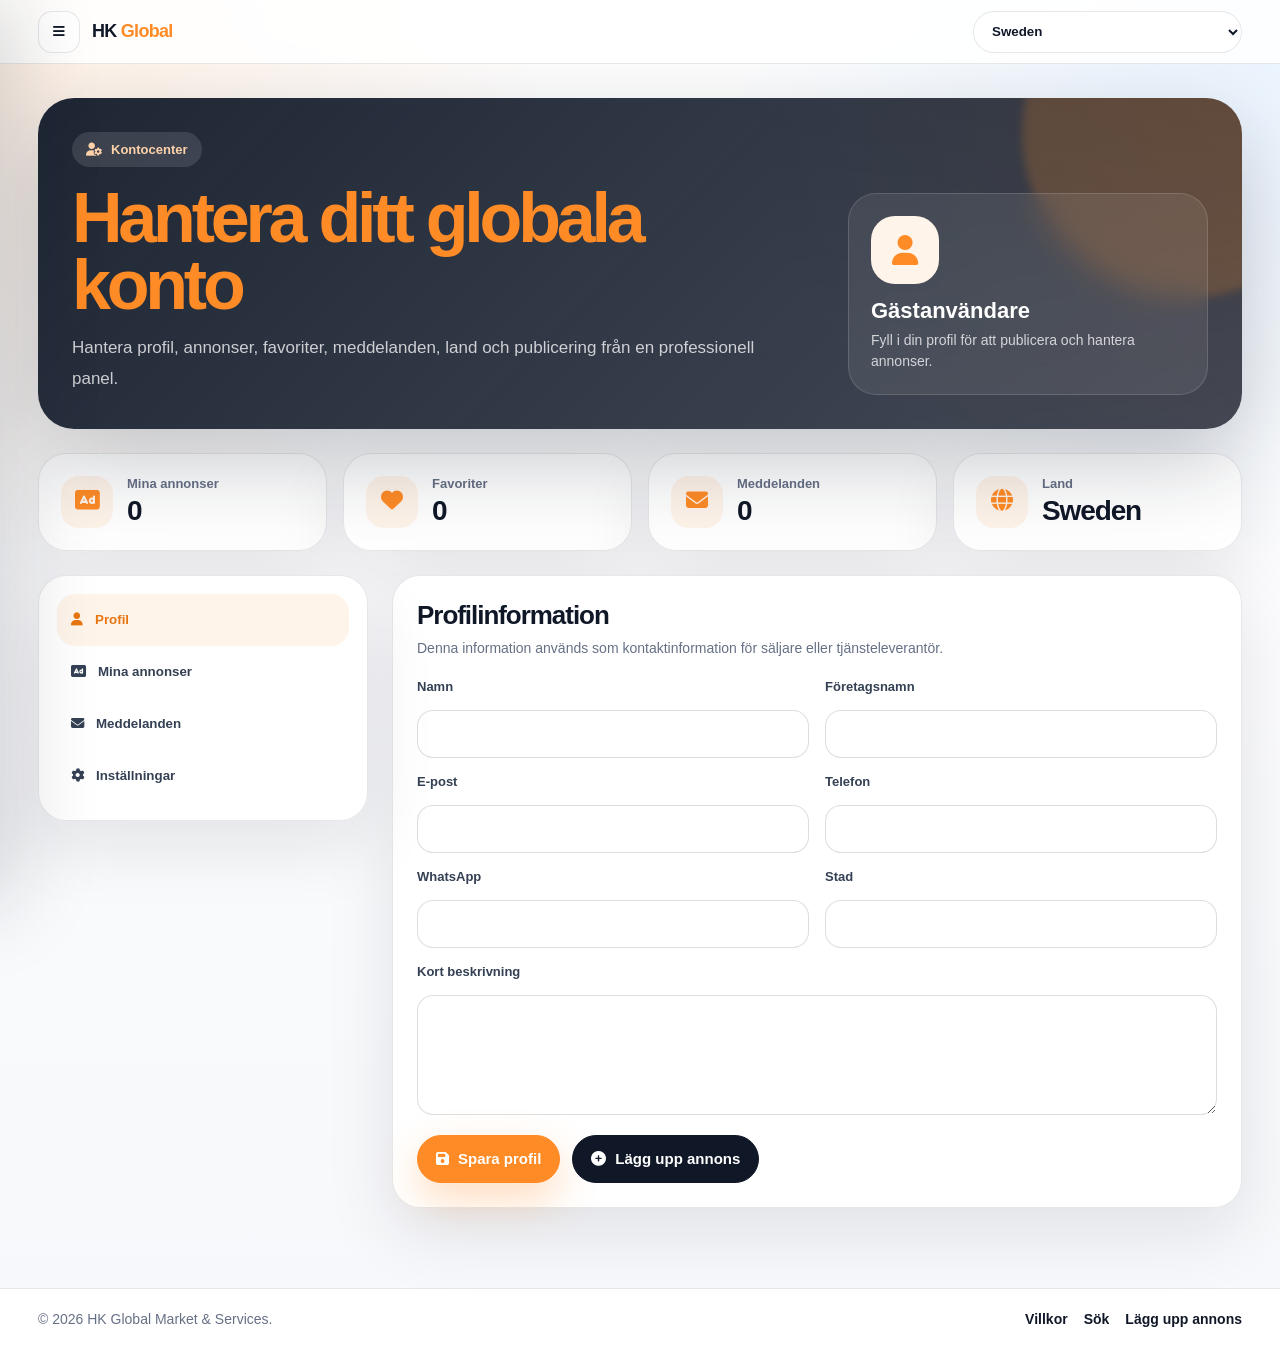
<file: account.html>
<!DOCTYPE html>
<html lang="en" dir="ltr">
<head>
  <meta charset="UTF-8" />
  <meta name="viewport" content="width=device-width, initial-scale=1.0" />

  <title>My Account | HK Global Market & Services</title>
  <meta name="description" content="Manage profile, ads, messages, favorites, and account settings." />

  <link rel="stylesheet" href="assets/css/style.css" />

  <link
    rel="stylesheet"
    href="https://cdnjs.cloudflare.com/ajax/libs/font-awesome/6.5.2/css/all.min.css"
  />

  <style>
    :root {
      --orange: #ff8b26;
      --orange-dark: #e87512;
      --dark: #101828;
      --muted: #667085;
      --line: rgba(16, 24, 40, 0.1);
      --soft: #f8fafc;
      --white: #ffffff;
      --shadow: 0 24px 70px rgba(16, 24, 40, 0.1);
      --radius: 28px;
    }

    * {
      box-sizing: border-box;
    }

    body {
      margin: 0;
      font-family: Arial, Helvetica, sans-serif;
      background:
        radial-gradient(circle at top left, rgba(255, 139, 38, 0.12), transparent 30%),
        radial-gradient(circle at top right, rgba(46, 144, 250, 0.1), transparent 30%),
        linear-gradient(180deg, #ffffff 0%, #f7f8fb 100%);
      color: var(--dark);
    }

    body[dir="rtl"] {
      direction: rtl;
      text-align: right;
    }

    a {
      color: inherit;
      text-decoration: none;
    }

    button,
    input,
    select,
    textarea {
      font-family: inherit;
    }

    .topbar {
      position: sticky;
      top: 0;
      z-index: 50;
      height: 64px;
      background: rgba(255, 255, 255, 0.88);
      backdrop-filter: blur(18px);
      border-bottom: 1px solid var(--line);
    }

    .topbar-inner {
      height: 100%;
      max-width: 1240px;
      margin: 0 auto;
      padding: 0 18px;
      display: flex;
      align-items: center;
      justify-content: space-between;
      gap: 14px;
    }

    .top-left,
    .top-right {
      display: flex;
      align-items: center;
      gap: 12px;
    }

    .menu-toggle,
    .sidebar-close {
      width: 42px;
      height: 42px;
      border-radius: 14px;
      border: 1px solid var(--line);
      background: #fff;
      cursor: pointer;
      display: grid;
      place-items: center;
      color: var(--dark);
    }

    .brand {
      font-size: 18px;
      font-weight: 900;
      letter-spacing: -0.04em;
      white-space: nowrap;
    }

    .brand span {
      color: var(--orange);
    }

    .top-country {
      min-width: 220px;
      max-width: 320px;
      height: 42px;
      border-radius: 999px;
      border: 1px solid var(--line);
      padding: 0 14px;
      background: #fff;
      color: var(--dark);
      outline: none;
    }

    .sidebar-backdrop {
      position: fixed;
      inset: 0;
      background: rgba(16, 24, 40, 0.42);
      z-index: 80;
      opacity: 0;
      pointer-events: none;
      transition: 0.25s ease;
    }

    .sidebar-backdrop.open {
      opacity: 1;
      pointer-events: auto;
    }

    .sidebar {
      position: fixed;
      top: 0;
      bottom: 0;
      left: 0;
      width: 320px;
      background: #fff;
      z-index: 90;
      transform: translateX(-105%);
      transition: 0.25s ease;
      box-shadow: 30px 0 80px rgba(16, 24, 40, 0.18);
      display: flex;
      flex-direction: column;
    }

    body[dir="rtl"] .sidebar {
      left: auto;
      right: 0;
      transform: translateX(105%);
      box-shadow: -30px 0 80px rgba(16, 24, 40, 0.18);
    }

    .sidebar.open {
      transform: translateX(0);
    }

    .sidebar-header {
      padding: 20px;
      border-bottom: 1px solid var(--line);
      display: flex;
      align-items: center;
      justify-content: space-between;
    }

    .sidebar-title {
      font-size: 20px;
      font-weight: 900;
    }

    .sidebar-title span {
      color: var(--orange);
    }

    .sidebar-nav {
      padding: 18px;
      display: grid;
      gap: 8px;
      overflow: auto;
    }

    .sidebar-link {
      display: flex;
      align-items: center;
      gap: 12px;
      padding: 13px 14px;
      border-radius: 16px;
      color: #344054;
      font-weight: 800;
    }

    .sidebar-link:hover,
    .sidebar-link.active {
      background: #fff4ea;
      color: var(--orange-dark);
    }

    .sidebar-divider {
      height: 1px;
      background: var(--line);
      margin: 8px 0;
    }

    .sidebar-footer {
      margin-top: auto;
      padding: 18px 20px;
      border-top: 1px solid var(--line);
      color: var(--muted);
      font-size: 13px;
    }

    .page {
      max-width: 1240px;
      margin: 0 auto;
      padding: 34px 18px 80px;
    }

    .hero {
      border-radius: 36px;
      background:
        linear-gradient(135deg, rgba(16, 24, 40, 0.94), rgba(16, 24, 40, 0.78)),
        radial-gradient(circle at top right, rgba(255, 139, 38, 0.35), transparent 38%);
      color: #fff;
      padding: 34px;
      box-shadow: 0 32px 90px rgba(16, 24, 40, 0.24);
      display: grid;
      grid-template-columns: minmax(0, 1fr) 360px;
      gap: 24px;
      align-items: end;
      overflow: hidden;
      position: relative;
      margin-bottom: 24px;
    }

    .hero::after {
      content: "";
      position: absolute;
      width: 330px;
      height: 330px;
      border-radius: 50%;
      right: -110px;
      top: -130px;
      background: rgba(255, 139, 38, 0.2);
      filter: blur(4px);
    }

    body[dir="rtl"] .hero::after {
      right: auto;
      left: -110px;
    }

    .hero-content,
    .profile-mini {
      position: relative;
      z-index: 2;
    }

    .badge {
      display: inline-flex;
      align-items: center;
      gap: 9px;
      padding: 10px 14px;
      border-radius: 999px;
      background: rgba(255, 255, 255, 0.12);
      color: #ffd2aa;
      font-size: 13px;
      font-weight: 900;
      margin-bottom: 18px;
    }

    .hero h1 {
      margin: 0 0 14px;
      font-size: clamp(34px, 6vw, 70px);
      line-height: 0.96;
      letter-spacing: -0.06em;
    }

    .hero h1 span {
      color: var(--orange);
    }

    .hero p {
      margin: 0;
      color: rgba(255, 255, 255, 0.76);
      line-height: 1.8;
      font-size: 17px;
      max-width: 720px;
    }

    .profile-mini {
      border: 1px solid rgba(255, 255, 255, 0.14);
      background: rgba(255, 255, 255, 0.08);
      border-radius: 28px;
      padding: 22px;
      backdrop-filter: blur(14px);
    }

    .avatar {
      width: 68px;
      height: 68px;
      border-radius: 24px;
      background: #fff4ea;
      color: var(--orange);
      display: grid;
      place-items: center;
      font-size: 30px;
      margin-bottom: 14px;
    }

    .profile-mini h2 {
      margin: 0 0 6px;
      font-size: 22px;
    }

    .profile-mini p {
      font-size: 14px;
      line-height: 1.5;
    }

    .stats-grid {
      display: grid;
      grid-template-columns: repeat(4, minmax(0, 1fr));
      gap: 16px;
      margin-bottom: 24px;
    }

    .stat-card,
    .panel {
      background: rgba(255, 255, 255, 0.94);
      border: 1px solid var(--line);
      border-radius: var(--radius);
      box-shadow: var(--shadow);
    }

    .stat-card {
      padding: 22px;
      display: flex;
      align-items: center;
      gap: 14px;
    }

    .stat-icon {
      width: 52px;
      height: 52px;
      border-radius: 18px;
      background: #fff4ea;
      color: var(--orange);
      display: grid;
      place-items: center;
      font-size: 22px;
      flex: 0 0 auto;
    }

    .stat-card span {
      display: block;
      color: var(--muted);
      font-size: 13px;
      font-weight: 800;
      margin-bottom: 4px;
    }

    .stat-card strong {
      font-size: 28px;
      letter-spacing: -0.04em;
    }

    .account-layout {
      display: grid;
      grid-template-columns: 330px minmax(0, 1fr);
      gap: 24px;
      align-items: start;
    }

    .tabs-panel {
      position: sticky;
      top: 84px;
      padding: 18px;
    }

    .tab-btn {
      width: 100%;
      min-height: 52px;
      border: 0;
      border-radius: 18px;
      background: transparent;
      color: #344054;
      display: flex;
      align-items: center;
      gap: 12px;
      padding: 0 14px;
      cursor: pointer;
      font-weight: 900;
      text-align: start;
    }

    .tab-btn.active,
    .tab-btn:hover {
      background: #fff4ea;
      color: var(--orange-dark);
    }

    .content-panel {
      padding: 24px;
      display: none;
    }

    .content-panel.active {
      display: block;
    }

    .panel-title {
      display: flex;
      justify-content: space-between;
      gap: 16px;
      align-items: flex-start;
      margin-bottom: 20px;
      flex-wrap: wrap;
    }

    .panel-title h2 {
      margin: 0 0 6px;
      font-size: 26px;
      letter-spacing: -0.04em;
    }

    .panel-title p {
      margin: 0;
      color: var(--muted);
      line-height: 1.6;
      font-size: 14px;
    }

    .form-grid {
      display: grid;
      grid-template-columns: repeat(2, minmax(0, 1fr));
      gap: 16px;
    }

    .field {
      display: grid;
      gap: 8px;
    }

    .field.full {
      grid-column: 1 / -1;
    }

    .field label {
      font-size: 13px;
      font-weight: 900;
      color: #344054;
    }

    .field input,
    .field select,
    .field textarea {
      width: 100%;
      border: 1px solid rgba(16, 24, 40, 0.14);
      border-radius: 16px;
      padding: 13px 15px;
      min-height: 48px;
      outline: none;
      background: #fff;
      color: var(--dark);
      font-size: 14px;
    }

    .field textarea {
      min-height: 120px;
      resize: vertical;
      line-height: 1.7;
    }

    .field input:focus,
    .field select:focus,
    .field textarea:focus {
      border-color: var(--orange);
      box-shadow: 0 0 0 4px rgba(255, 139, 38, 0.12);
    }

    .actions {
      display: flex;
      gap: 12px;
      flex-wrap: wrap;
      margin-top: 20px;
    }

    .btn {
      min-height: 48px;
      border-radius: 999px;
      border: 1px solid var(--line);
      padding: 0 18px;
      display: inline-flex;
      align-items: center;
      justify-content: center;
      gap: 9px;
      cursor: pointer;
      font-weight: 900;
      background: #fff;
      color: var(--dark);
    }

    .btn.primary {
      background: var(--orange);
      border-color: var(--orange);
      color: #fff;
      box-shadow: 0 16px 40px rgba(255, 139, 38, 0.3);
    }

    .btn.dark {
      background: var(--dark);
      border-color: var(--dark);
      color: #fff;
    }

    .btn.danger {
      background: #fef3f2;
      color: #b42318;
      border-color: #fecdca;
    }

    .message {
      display: none;
      padding: 14px 16px;
      border-radius: 16px;
      margin-bottom: 18px;
      font-weight: 900;
      line-height: 1.5;
    }

    .message.show {
      display: block;
    }

    .message.success {
      background: #ecfdf3;
      color: #027a48;
      border: 1px solid #abefc6;
    }

    .message.error {
      background: #fef3f2;
      color: #b42318;
      border: 1px solid #fecdca;
    }

    .ads-list,
    .messages-list {
      display: grid;
      gap: 14px;
    }

    .ad-card,
    .message-card {
      border: 1px solid var(--line);
      border-radius: 22px;
      background: #fff;
      padding: 16px;
      display: grid;
      grid-template-columns: 72px minmax(0, 1fr) auto;
      gap: 14px;
      align-items: center;
    }

    .ad-icon,
    .message-icon {
      width: 72px;
      height: 72px;
      border-radius: 20px;
      background: #fff4ea;
      color: var(--orange);
      display: grid;
      place-items: center;
      font-size: 28px;
    }

    .ad-card h3,
    .message-card h3 {
      margin: 0 0 6px;
      font-size: 18px;
    }

    .ad-card p,
    .message-card p {
      margin: 0;
      color: var(--muted);
      line-height: 1.5;
      font-size: 14px;
    }

    .ad-price {
      font-weight: 950;
      color: var(--orange);
      white-space: nowrap;
    }

    .empty-box {
      border: 1px dashed rgba(16, 24, 40, 0.18);
      background: #fff;
      border-radius: 24px;
      padding: 34px;
      text-align: center;
      color: var(--muted);
    }

    .empty-box i {
      display: block;
      color: var(--orange);
      font-size: 42px;
      margin-bottom: 12px;
    }

    .empty-box h3 {
      margin: 0 0 8px;
      color: var(--dark);
      font-size: 22px;
    }

    .empty-box p {
      margin: 0 0 18px;
      line-height: 1.7;
    }

    .footer {
      border-top: 1px solid var(--line);
      background: #fff;
      color: var(--muted);
    }

    .footer-inner {
      max-width: 1240px;
      margin: 0 auto;
      padding: 22px 18px;
      display: flex;
      justify-content: space-between;
      gap: 14px;
      flex-wrap: wrap;
      font-size: 14px;
    }

    .footer-links {
      display: flex;
      gap: 16px;
      font-weight: 800;
      color: var(--dark);
    }

    body.menu-open {
      overflow: hidden;
    }

    @media (max-width: 980px) {
      .hero,
      .account-layout {
        grid-template-columns: 1fr;
      }

      .tabs-panel {
        position: static;
      }

      .stats-grid {
        grid-template-columns: repeat(2, minmax(0, 1fr));
      }
    }

    @media (max-width: 620px) {
      .top-country {
        min-width: 150px;
        max-width: 180px;
        font-size: 12px;
      }

      .brand {
        font-size: 15px;
      }

      .page {
        padding-top: 24px;
      }

      .hero {
        padding: 22px;
        border-radius: 28px;
      }

      .stats-grid,
      .form-grid {
        grid-template-columns: 1fr;
      }

      .ad-card,
      .message-card {
        grid-template-columns: 1fr;
      }

      .ad-price {
        white-space: normal;
      }
    }
  </style>
</head>

<body>
  <header class="topbar">
    <div class="topbar-inner">
      <div class="top-left">
        <button class="menu-toggle" id="menuToggle" type="button" aria-label="Open menu">
          <i class="fa-solid fa-bars"></i>
        </button>

        <a class="brand" href="index.html">HK <span>Global</span></a>
      </div>

      <div class="top-right">
        <select class="top-country" id="countrySelect" aria-label="Choose country"></select>
      </div>
    </div>
  </header>

  <div class="sidebar-backdrop" id="sidebarBackdrop"></div>

  <aside class="sidebar" id="sidebar">
    <div class="sidebar-header">
      <div class="sidebar-title">HK <span>Global</span></div>

      <button class="sidebar-close" id="sidebarClose" type="button" aria-label="Close menu">
        <i class="fa-solid fa-xmark"></i>
      </button>
    </div>

    <nav class="sidebar-nav">
      <a class="sidebar-link" href="index.html">
        <i class="fa-solid fa-house"></i>
        <span data-i18n="home">Home</span>
      </a>

      <a class="sidebar-link" href="search.html">
        <i class="fa-solid fa-magnifying-glass"></i>
        <span data-i18n="search">Search</span>
      </a>

      <a class="sidebar-link" href="sell.html">
        <i class="fa-solid fa-circle-plus"></i>
        <span data-i18n="postAd">Post ad</span>
      </a>

      <a class="sidebar-link active" href="account.html">
        <i class="fa-solid fa-user"></i>
        <span data-i18n="account">My account</span>
      </a>

      <a class="sidebar-link" href="favorites.html">
        <i class="fa-solid fa-heart"></i>
        <span data-i18n="favorites">Favorites</span>
      </a>

      <a class="sidebar-link" href="messages.html">
        <i class="fa-solid fa-envelope"></i>
        <span data-i18n="messages">Messages</span>
      </a>

      <a class="sidebar-link" href="dashboard.html">
        <i class="fa-solid fa-chart-line"></i>
        <span data-i18n="dashboard">Dashboard</span>
      </a>

      <div class="sidebar-divider"></div>

      <a class="sidebar-link" href="terms.html">
        <i class="fa-solid fa-shield-halved"></i>
        <span data-i18n="terms">Terms</span>
      </a>

      <a class="sidebar-link" href="login.html">
        <i class="fa-solid fa-right-to-bracket"></i>
        <span data-i18n="login">Login</span>
      </a>

      <a class="sidebar-link" href="register.html">
        <i class="fa-solid fa-user-plus"></i>
        <span data-i18n="register">Create account</span>
      </a>
    </nav>

    <div class="sidebar-footer">HK Global Market & Services · 2026</div>
  </aside>

  <main class="page">
    <section class="hero">
      <div class="hero-content">
        <div class="badge">
          <i class="fa-solid fa-user-gear"></i>
          <span data-i18n="accountCenter">Account center</span>
        </div>

        <h1>
          <span data-i18n="heroTitleA">Manage your</span>
          <span data-i18n="heroTitleB">global account</span>
        </h1>

        <p data-i18n="heroText">
          Control your profile, ads, favorites, messages, country, and publishing activity from one professional dashboard.
        </p>
      </div>

      <div class="profile-mini">
        <div class="avatar">
          <i class="fa-solid fa-user"></i>
        </div>

        <h2 id="miniName">Guest user</h2>
        <p id="miniInfo">Complete your profile to publish and manage ads.</p>
      </div>
    </section>

    <section class="stats-grid">
      <div class="stat-card">
        <div class="stat-icon">
          <i class="fa-solid fa-rectangle-ad"></i>
        </div>
        <div>
          <span data-i18n="myAds">My ads</span>
          <strong id="adsCount">0</strong>
        </div>
      </div>

      <div class="stat-card">
        <div class="stat-icon">
          <i class="fa-solid fa-heart"></i>
        </div>
        <div>
          <span data-i18n="favorites">Favorites</span>
          <strong id="favoritesCount">0</strong>
        </div>
      </div>

      <div class="stat-card">
        <div class="stat-icon">
          <i class="fa-solid fa-envelope"></i>
        </div>
        <div>
          <span data-i18n="messages">Messages</span>
          <strong id="messagesCount">0</strong>
        </div>
      </div>

      <div class="stat-card">
        <div class="stat-icon">
          <i class="fa-solid fa-globe"></i>
        </div>
        <div>
          <span data-i18n="country">Country</span>
          <strong id="countryStat">-</strong>
        </div>
      </div>
    </section>

    <section class="account-layout">
      <aside class="panel tabs-panel">
        <button class="tab-btn active" type="button" data-tab="profile">
          <i class="fa-solid fa-user"></i>
          <span data-i18n="profile">Profile</span>
        </button>

        <button class="tab-btn" type="button" data-tab="ads">
          <i class="fa-solid fa-rectangle-ad"></i>
          <span data-i18n="myAds">My ads</span>
        </button>

        <button class="tab-btn" type="button" data-tab="messages">
          <i class="fa-solid fa-envelope"></i>
          <span data-i18n="messages">Messages</span>
        </button>

        <button class="tab-btn" type="button" data-tab="settings">
          <i class="fa-solid fa-gear"></i>
          <span data-i18n="settings">Settings</span>
        </button>
      </aside>

      <section class="panel content-panel active" id="profilePanel">
        <div class="panel-title">
          <div>
            <h2 data-i18n="profileTitle">Profile information</h2>
            <p data-i18n="profileText">This information is used as seller or service provider contact information.</p>
          </div>
        </div>

        <div class="message" id="profileMessage"></div>

        <form id="profileForm">
          <div class="form-grid">
            <div class="field">
              <label for="name" data-i18n="name">Name</label>
              <input id="name" name="name" type="text" />
            </div>

            <div class="field">
              <label for="businessName" data-i18n="businessName">Business name</label>
              <input id="businessName" name="businessName" type="text" />
            </div>

            <div class="field">
              <label for="email" data-i18n="email">Email</label>
              <input id="email" name="email" type="email" />
            </div>

            <div class="field">
              <label for="phone" data-i18n="phone">Phone</label>
              <input id="phone" name="phone" type="tel" />
            </div>

            <div class="field">
              <label for="whatsapp">WhatsApp</label>
              <input id="whatsapp" name="whatsapp" type="tel" />
            </div>

            <div class="field">
              <label for="city" data-i18n="city">City</label>
              <input id="city" name="city" type="text" />
            </div>

            <div class="field full">
              <label for="bio" data-i18n="bio">Short description</label>
              <textarea id="bio" name="bio"></textarea>
            </div>
          </div>

          <div class="actions">
            <button class="btn primary" type="submit">
              <i class="fa-solid fa-floppy-disk"></i>
              <span data-i18n="saveProfile">Save profile</span>
            </button>

            <a class="btn dark" href="sell.html">
              <i class="fa-solid fa-circle-plus"></i>
              <span data-i18n="postAd">Post ad</span>
            </a>
          </div>
        </form>
      </section>

      <section class="panel content-panel" id="adsPanel">
        <div class="panel-title">
          <div>
            <h2 data-i18n="myAdsTitle">My published ads</h2>
            <p data-i18n="myAdsText">Ads saved on this browser will appear here.</p>
          </div>

          <a class="btn primary" href="sell.html">
            <i class="fa-solid fa-plus"></i>
            <span data-i18n="newAd">New ad</span>
          </a>
        </div>

        <div class="ads-list" id="adsList"></div>
      </section>

      <section class="panel content-panel" id="messagesPanel">
        <div class="panel-title">
          <div>
            <h2 data-i18n="messagesTitle">Messages</h2>
            <p data-i18n="messagesText">Contact requests and customer messages will appear here.</p>
          </div>
        </div>

        <div class="messages-list" id="messagesList"></div>
      </section>

      <section class="panel content-panel" id="settingsPanel">
        <div class="panel-title">
          <div>
            <h2 data-i18n="settingsTitle">Account settings</h2>
            <p data-i18n="settingsText">Manage local data, preferred country, and browser-saved account information.</p>
          </div>
        </div>

        <div class="message" id="settingsMessage"></div>

        <div class="form-grid">
          <div class="field">
            <label for="settingsCountry" data-i18n="country">Country</label>
            <select id="settingsCountry"></select>
          </div>

          <div class="field">
            <label for="settingsLanguage" data-i18n="language">Language</label>
            <select id="settingsLanguage">
              <option value="en">English</option>
              <option value="ar">العربية</option>
              <option value="sv">Svenska</option>
            </select>
          </div>
        </div>

        <div class="actions">
          <button class="btn primary" id="saveSettingsBtn" type="button">
            <i class="fa-solid fa-floppy-disk"></i>
            <span data-i18n="saveSettings">Save settings</span>
          </button>

          <button class="btn danger" id="clearAccountBtn" type="button">
            <i class="fa-solid fa-trash"></i>
            <span data-i18n="clearAccount">Clear account data</span>
          </button>
        </div>
      </section>
    </section>
  </main>

  <footer class="footer">
    <div class="footer-inner">
      <div>© 2026 HK Global Market & Services.</div>

      <div class="footer-links">
        <a href="terms.html" data-i18n="terms">Terms</a>
        <a href="search.html" data-i18n="search">Search</a>
        <a href="sell.html" data-i18n="postAd">Post ad</a>
      </div>
    </div>
  </footer>

  <script src="assets/js/countries.js"></script>

  <script>
    (function () {
      "use strict";

      const STORAGE = {
        country: "amg_country_code",
        countryLabel: "amg_country_label",
        lang: "amg_country_lang",
        user: "hk_global_user",
        listings: "hk_global_market_listings",
        favorites: "hk_global_favorites",
        messages: "hk_global_messages"
      };

      const $ = (selector, scope = document) => scope.querySelector(selector);
      const $$ = (selector, scope = document) => Array.from(scope.querySelectorAll(selector));

      const FALLBACK_COUNTRIES = [
        { code: "SE", labels: { en: "Sweden", ar: "السويد", sv: "Sverige" }, lang: "sv", currency: "SEK" },
        { code: "DE", labels: { en: "Germany", ar: "ألمانيا", sv: "Tyskland" }, lang: "de", currency: "EUR" },
        { code: "SY", labels: { en: "Syria", ar: "سوريا", sv: "Syrien" }, lang: "ar", currency: "USD" },
        { code: "TR", labels: { en: "Türkiye", ar: "تركيا", sv: "Turkiet" }, lang: "tr", currency: "TRY" },
        { code: "AE", labels: { en: "United Arab Emirates", ar: "الإمارات", sv: "Förenade Arabemiraten" }, lang: "ar", currency: "AED" }
      ];

      const DICT = {
        en: {
          home: "Home", search: "Search", postAd: "Post ad", account: "My account",
          favorites: "Favorites", messages: "Messages", dashboard: "Dashboard",
          terms: "Terms", login: "Login", register: "Create account",
          accountCenter: "Account center", heroTitleA: "Manage your", heroTitleB: "global account",
          heroText: "Control your profile, ads, favorites, messages, country, and publishing activity from one professional dashboard.",
          myAds: "My ads", country: "Country", profile: "Profile", settings: "Settings",
          profileTitle: "Profile information", profileText: "This information is used as seller or service provider contact information.",
          name: "Name", businessName: "Business name", email: "Email", phone: "Phone", city: "City",
          bio: "Short description", saveProfile: "Save profile", myAdsTitle: "My published ads",
          myAdsText: "Ads saved on this browser will appear here.", newAd: "New ad",
          messagesTitle: "Messages", messagesText: "Contact requests and customer messages will appear here.",
          settingsTitle: "Account settings", settingsText: "Manage local data, preferred country, and browser-saved account information.",
          language: "Language", saveSettings: "Save settings", clearAccount: "Clear account data",
          saved: "Saved successfully.", cleared: "Account data cleared.", noAds: "No ads yet",
          noAdsText: "Publish your first ad to see it here.", noMessages: "No messages yet",
          noMessagesText: "Messages from visitors will appear here.", view: "View", edit: "Edit",
          guest: "Guest user", completeProfile: "Complete your profile to publish and manage ads."
        },

        ar: {
          home: "الرئيسية", search: "البحث", postAd: "نشر إعلان", account: "حسابي",
          favorites: "المفضلة", messages: "الرسائل", dashboard: "لوحة التحكم",
          terms: "الشروط", login: "تسجيل الدخول", register: "إنشاء حساب",
          accountCenter: "مركز الحساب", heroTitleA: "إدارة", heroTitleB: "حسابك العالمي",
          heroText: "تحكم بالملف الشخصي والإعلانات والمفضلة والرسائل والدولة ونشاط النشر من لوحة واحدة احترافية.",
          myAds: "إعلاناتي", country: "الدولة", profile: "الملف الشخصي", settings: "الإعدادات",
          profileTitle: "معلومات الملف الشخصي", profileText: "هذه المعلومات تُستخدم كمعلومات تواصل للبائع أو مقدم الخدمة.",
          name: "الاسم", businessName: "اسم العمل", email: "البريد الإلكتروني", phone: "الهاتف", city: "المدينة",
          bio: "وصف مختصر", saveProfile: "حفظ الملف", myAdsTitle: "إعلاناتي المنشورة",
          myAdsText: "الإعلانات المحفوظة في هذا المتصفح ستظهر هنا.", newAd: "إعلان جديد",
          messagesTitle: "الرسائل", messagesText: "طلبات التواصل ورسائل العملاء ستظهر هنا.",
          settingsTitle: "إعدادات الحساب", settingsText: "إدارة البيانات المحلية والدولة المفضلة ومعلومات الحساب المحفوظة في المتصفح.",
          language: "اللغة", saveSettings: "حفظ الإعدادات", clearAccount: "مسح بيانات الحساب",
          saved: "تم الحفظ بنجاح.", cleared: "تم مسح بيانات الحساب.", noAds: "لا توجد إعلانات بعد",
          noAdsText: "انشر أول إعلان ليظهر هنا.", noMessages: "لا توجد رسائل بعد",
          noMessagesText: "رسائل الزوار ستظهر هنا.", view: "عرض", edit: "تعديل",
          guest: "مستخدم زائر", completeProfile: "أكمل ملفك الشخصي لنشر الإعلانات وإدارتها."
        },

        sv: {
          home: "Hem", search: "Sök", postAd: "Lägg upp annons", account: "Mitt konto",
          favorites: "Favoriter", messages: "Meddelanden", dashboard: "Panel",
          terms: "Villkor", login: "Logga in", register: "Skapa konto",
          accountCenter: "Kontocenter", heroTitleA: "Hantera ditt", heroTitleB: "globala konto",
          heroText: "Hantera profil, annonser, favoriter, meddelanden, land och publicering från en professionell panel.",
          myAds: "Mina annonser", country: "Land", profile: "Profil", settings: "Inställningar",
          profileTitle: "Profilinformation", profileText: "Denna information används som kontaktinformation för säljare eller tjänsteleverantör.",
          name: "Namn", businessName: "Företagsnamn", email: "E-post", phone: "Telefon", city: "Stad",
          bio: "Kort beskrivning", saveProfile: "Spara profil", myAdsTitle: "Mina publicerade annonser",
          myAdsText: "Annonser sparade i denna webbläsare visas här.", newAd: "Ny annons",
          messagesTitle: "Meddelanden", messagesText: "Kontaktförfrågningar och kundmeddelanden visas här.",
          settingsTitle: "Kontoinställningar", settingsText: "Hantera lokal data, valt land och kontoinformation sparad i webbläsaren.",
          language: "Språk", saveSettings: "Spara inställningar", clearAccount: "Rensa kontodata",
          saved: "Sparat.", cleared: "Kontodata rensad.", noAds: "Inga annonser ännu",
          noAdsText: "Publicera din första annons för att se den här.", noMessages: "Inga meddelanden ännu",
          noMessagesText: "Meddelanden från besökare visas här.", view: "Visa", edit: "Redigera",
          guest: "Gästanvändare", completeProfile: "Fyll i din profil för att publicera och hantera annonser."
        },

        de: {}, tr: {}, fr: {}, es: {}, it: {}, pt: {}, nl: {}
      };

      DICT.de = DICT.en;
      DICT.tr = DICT.en;
      DICT.fr = DICT.en;
      DICT.es = DICT.en;
      DICT.it = DICT.en;
      DICT.pt = DICT.en;
      DICT.nl = DICT.en;

      function currentLang() {
        return String(localStorage.getItem(STORAGE.lang) || "en").slice(0, 2).toLowerCase();
      }

      function t(key) {
        const lang = currentLang();
        return (DICT[lang] && DICT[lang][key]) || DICT.en[key] || key;
      }

      function getCountries() {
        const external = window.AMG_COUNTRIES || window.COUNTRIES || window.countries || [];
        return external.length ? external : FALLBACK_COUNTRIES;
      }

      function countryCode(country) {
        return country?.code || country?.id || country?.iso2 || country?.value || "";
      }

      function countryLang(country) {
        return String(country?.lang || country?.language || country?.defaultLang || "en").slice(0, 2).toLowerCase();
      }

      function localText(obj, fallback = "") {
        const lang = currentLang();

        if (!obj) return fallback;
        if (typeof obj === "string") return obj;

        if (obj.labels) return obj.labels[lang] || obj.labels.en || obj.labels.ar || fallback;
        if (obj.names) return obj.names[lang] || obj.names.en || obj.names.ar || fallback;

        return obj.name || fallback;
      }

      function getCountryByCode(code) {
        const clean = String(code || "").toUpperCase();
        return getCountries().find((c) => String(countryCode(c)).toUpperCase() === clean) || getCountries()[0];
      }

      function readJson(key, fallback) {
        try {
          const value = JSON.parse(localStorage.getItem(key) || "");
          return value || fallback;
        } catch {
          return fallback;
        }
      }

      function writeJson(key, value) {
        localStorage.setItem(key, JSON.stringify(value));
      }

      function fillCountries() {
        const countries = getCountries();
        const saved = localStorage.getItem(STORAGE.country) || countryCode(countries[0]);

        [$("#countrySelect"), $("#settingsCountry")].filter(Boolean).forEach((select) => {
          select.innerHTML = "";

          countries.forEach((country) => {
            const option = document.createElement("option");
            option.value = countryCode(country);
            option.textContent = localText(country, countryCode(country));
            select.appendChild(option);
          });

          select.value = saved;
        });
      }

      function applyCountry(code) {
        const country = getCountryByCode(code);
        const codeValue = countryCode(country);
        const lang = countryLang(country);
        const label = localText(country, codeValue);

        localStorage.setItem(STORAGE.country, codeValue);
        localStorage.setItem(STORAGE.countryLabel, label);

        if (!localStorage.getItem(STORAGE.lang)) {
          localStorage.setItem(STORAGE.lang, lang);
        }

        document.documentElement.lang = currentLang();
        document.documentElement.dir = currentLang() === "ar" ? "rtl" : "ltr";
        document.body.setAttribute("dir", currentLang() === "ar" ? "rtl" : "ltr");

        fillCountries();
        applyTranslations();
        refreshAccount();
      }

      function applyTranslations() {
        $$("[data-i18n]").forEach((el) => {
          el.textContent = t(el.dataset.i18n);
        });

        const lang = currentLang();
        document.documentElement.lang = lang;
        document.documentElement.dir = lang === "ar" ? "rtl" : "ltr";
        document.body.setAttribute("dir", lang === "ar" ? "rtl" : "ltr");

        $("#settingsLanguage").value = lang;
      }

      function getUser() {
        return readJson(STORAGE.user, {
          name: "",
          businessName: "",
          email: "",
          phone: "",
          whatsapp: "",
          city: "",
          bio: ""
        });
      }

      function setProfileForm(user) {
        $("#name").value = user.name || "";
        $("#businessName").value = user.businessName || "";
        $("#email").value = user.email || "";
        $("#phone").value = user.phone || "";
        $("#whatsapp").value = user.whatsapp || "";
        $("#city").value = user.city || "";
        $("#bio").value = user.bio || "";
      }

      function getProfileForm() {
        return {
          name: $("#name").value.trim(),
          businessName: $("#businessName").value.trim(),
          email: $("#email").value.trim(),
          phone: $("#phone").value.trim(),
          whatsapp: $("#whatsapp").value.trim(),
          city: $("#city").value.trim(),
          bio: $("#bio").value.trim()
        };
      }

      function getListings() {
        const keys = [
          STORAGE.listings,
          "amg_listings",
          "amg_ads",
          "automarket_listings",
          "automarket_ads",
          "hk_global_ads"
        ];

        let data = [];

        keys.forEach((key) => {
          const value = readJson(key, []);
          if (Array.isArray(value)) data = data.concat(value);
        });

        return data;
      }

      function getFavorites() {
        return readJson(STORAGE.favorites, []);
      }

      function getMessages() {
        return readJson(STORAGE.messages, []);
      }

      function showMessage(id, text, type) {
        const box = $("#" + id);
        box.textContent = text;
        box.className = "message show " + (type || "success");

        setTimeout(() => {
          box.className = "message";
        }, 2500);
      }

      function formatPrice(item) {
        const price = Number(item.price || 0);
        if (!price) return "-";
        return new Intl.NumberFormat(undefined, { maximumFractionDigits: 0 }).format(price) + " " + (item.currency || "");
      }

      function escapeHtml(value) {
        return String(value || "")
          .replaceAll("&", "&amp;")
          .replaceAll("<", "&lt;")
          .replaceAll(">", "&gt;")
          .replaceAll('"', "&quot;")
          .replaceAll("'", "&#039;");
      }

      function refreshAccount() {
        const user = getUser();
        const listings = getListings();
        const favorites = getFavorites();
        const messages = getMessages();
        const countryLabel = localStorage.getItem(STORAGE.countryLabel) || "-";

        $("#miniName").textContent = user.name || user.businessName || t("guest");
        $("#miniInfo").textContent = user.city || user.email || t("completeProfile");

        $("#adsCount").textContent = listings.length;
        $("#favoritesCount").textContent = favorites.length;
        $("#messagesCount").textContent = messages.length;
        $("#countryStat").textContent = countryLabel;

        setProfileForm(user);
        renderAds(listings);
        renderMessages(messages);
      }

      function renderAds(listings) {
        const root = $("#adsList");

        if (!listings.length) {
          root.innerHTML = `
            <div class="empty-box">
              <i class="fa-solid fa-rectangle-ad"></i>
              <h3>${escapeHtml(t("noAds"))}</h3>
              <p>${escapeHtml(t("noAdsText"))}</p>
              <a class="btn primary" href="sell.html">
                <i class="fa-solid fa-circle-plus"></i>
                ${escapeHtml(t("postAd"))}
              </a>
            </div>
          `;
          return;
        }

        root.innerHTML = listings.map((item, index) => {
          const id = item.id || "stored-" + index;
          const title = item.title || item.name || "Untitled ad";
          const city = item.city || item.location || "";
          const type = item.listingType || item.categoryId || item.category || "";

          return `
            <article class="ad-card">
              <div class="ad-icon">
                <i class="fa-solid fa-layer-group"></i>
              </div>

              <div>
                <h3>${escapeHtml(title)}</h3>
                <p>${escapeHtml(city)} · ${escapeHtml(type)}</p>
              </div>

              <div>
                <div class="ad-price">${escapeHtml(formatPrice(item))}</div>
                <div class="actions" style="margin-top:10px;">
                  <a class="btn" href="details.html?id=${encodeURIComponent(id)}">${escapeHtml(t("view"))}</a>
                </div>
              </div>
            </article>
          `;
        }).join("");
      }

      function renderMessages(messages) {
        const root = $("#messagesList");

        if (!messages.length) {
          root.innerHTML = `
            <div class="empty-box">
              <i class="fa-solid fa-envelope-open-text"></i>
              <h3>${escapeHtml(t("noMessages"))}</h3>
              <p>${escapeHtml(t("noMessagesText"))}</p>
            </div>
          `;
          return;
        }

        root.innerHTML = messages.map((msg) => {
          return `
            <article class="message-card">
              <div class="message-icon">
                <i class="fa-solid fa-envelope"></i>
              </div>

              <div>
                <h3>${escapeHtml(msg.name || msg.sender || "Message")}</h3>
                <p>${escapeHtml(msg.text || msg.message || "")}</p>
              </div>

              <div>
                <a class="btn" href="messages.html">${escapeHtml(t("view"))}</a>
              </div>
            </article>
          `;
        }).join("");
      }

      function initTabs() {
        $$(".tab-btn").forEach((btn) => {
          btn.addEventListener("click", () => {
            $$(".tab-btn").forEach((item) => item.classList.remove("active"));
            btn.classList.add("active");

            $$(".content-panel").forEach((panel) => panel.classList.remove("active"));
            $("#" + btn.dataset.tab + "Panel").classList.add("active");
          });
        });
      }

      function initMenu() {
        const toggle = $("#menuToggle");
        const sidebar = $("#sidebar");
        const close = $("#sidebarClose");
        const backdrop = $("#sidebarBackdrop");

        function open() {
          sidebar.classList.add("open");
          backdrop.classList.add("open");
          document.body.classList.add("menu-open");
        }

        function shut() {
          sidebar.classList.remove("open");
          backdrop.classList.remove("open");
          document.body.classList.remove("menu-open");
        }

        toggle.addEventListener("click", open);
        close.addEventListener("click", shut);
        backdrop.addEventListener("click", shut);

        document.addEventListener("keydown", (event) => {
          if (event.key === "Escape") shut();
        });
      }

      function initForms() {
        $("#profileForm").addEventListener("submit", (event) => {
          event.preventDefault();

          const user = getProfileForm();
          writeJson(STORAGE.user, user);

          refreshAccount();
          showMessage("profileMessage", t("saved"), "success");
        });

        $("#saveSettingsBtn").addEventListener("click", () => {
          const countryCodeValue = $("#settingsCountry").value;
          const lang = $("#settingsLanguage").value;

          localStorage.setItem(STORAGE.lang, lang);

          const country = getCountryByCode(countryCodeValue);
          localStorage.setItem(STORAGE.country, countryCode(country));
          localStorage.setItem(STORAGE.countryLabel, localText(country, countryCode(country)));

          applyTranslations();
          fillCountries();
          refreshAccount();

          showMessage("settingsMessage", t("saved"), "success");
        });

        $("#clearAccountBtn").addEventListener("click", () => {
          localStorage.removeItem(STORAGE.user);
          localStorage.removeItem(STORAGE.favorites);
          localStorage.removeItem(STORAGE.messages);

          refreshAccount();
          showMessage("settingsMessage", t("cleared"), "success");
        });

        $("#countrySelect").addEventListener("change", (event) => {
          localStorage.removeItem(STORAGE.lang);
          applyCountry(event.target.value);
        });
      }

      function init() {
        initMenu();
        initTabs();

        fillCountries();

        const countries = getCountries();
        const startCountry =
          localStorage.getItem(STORAGE.country) ||
          $("#countrySelect")?.value ||
          countryCode(countries[0]);

        applyCountry(startCountry);
        initForms();
      }

      document.addEventListener("DOMContentLoaded", init);
    })();
  </script>
</body>
</html>
</file>
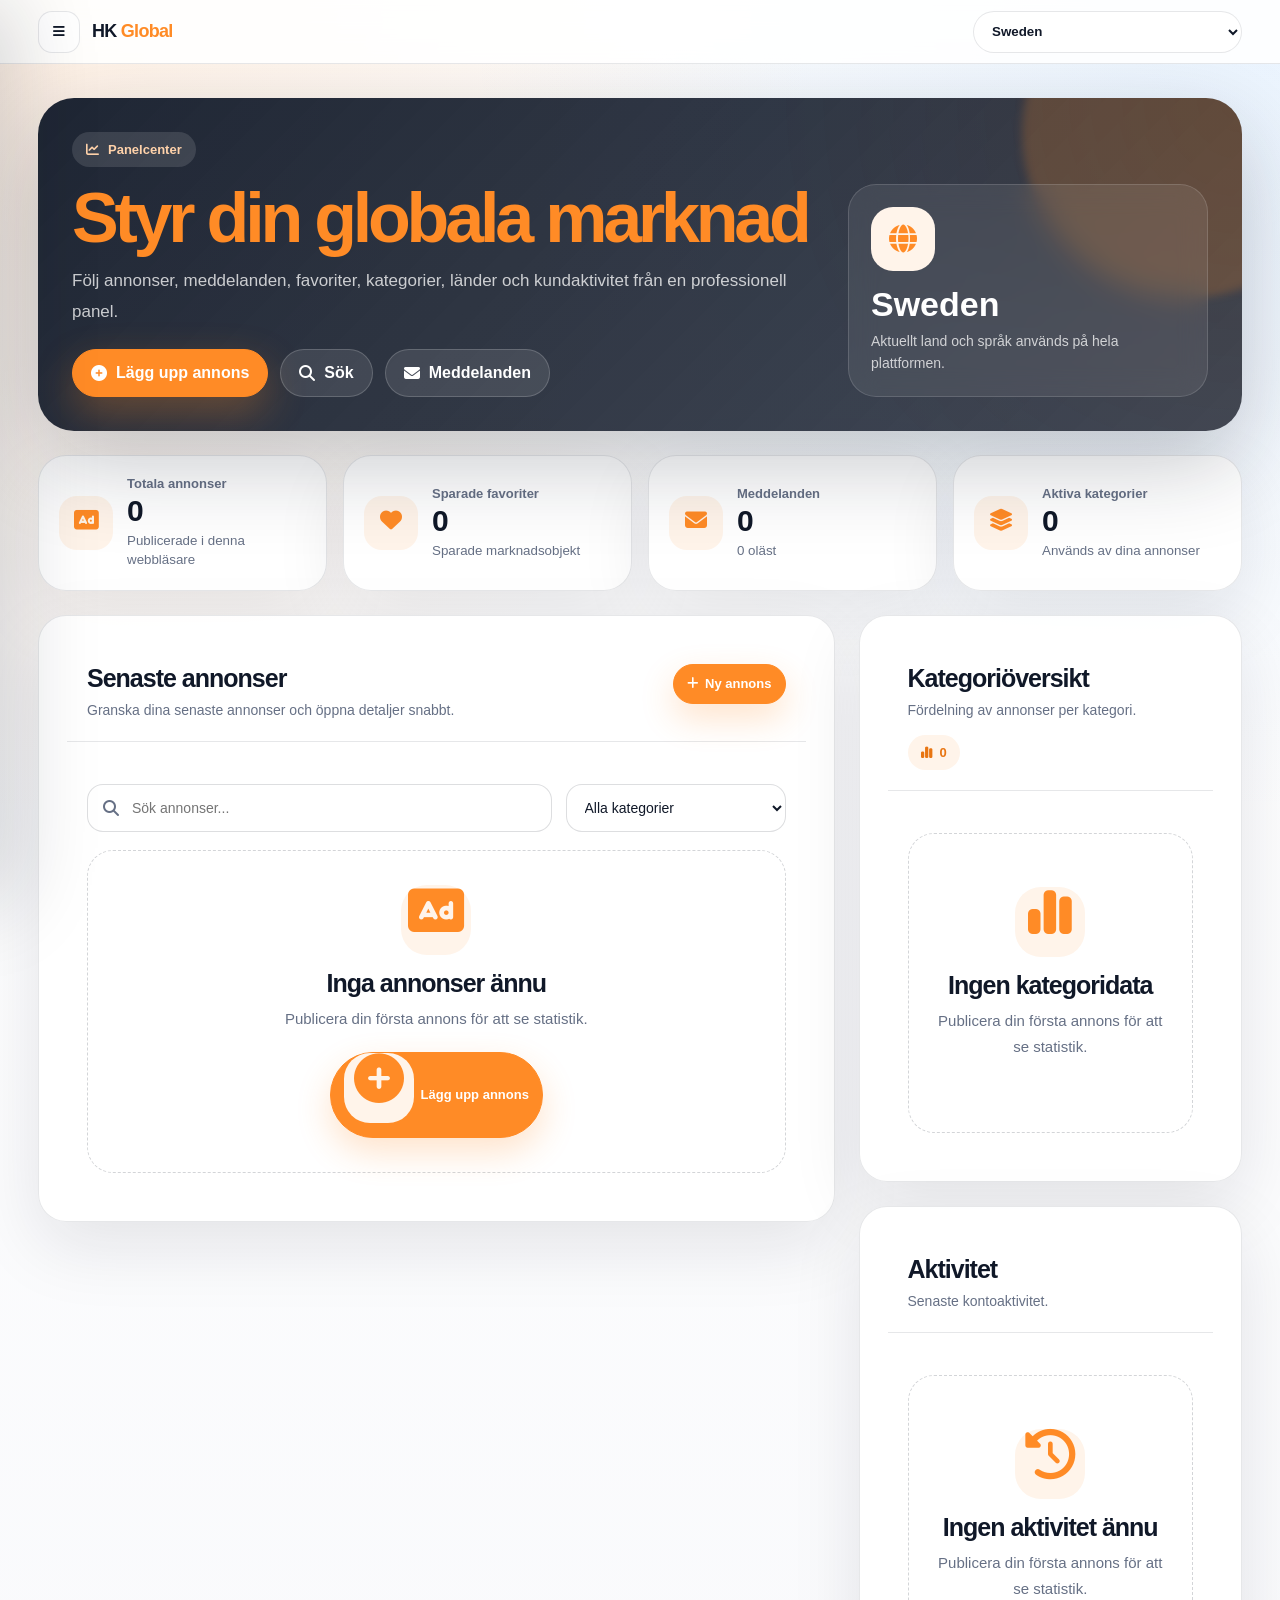
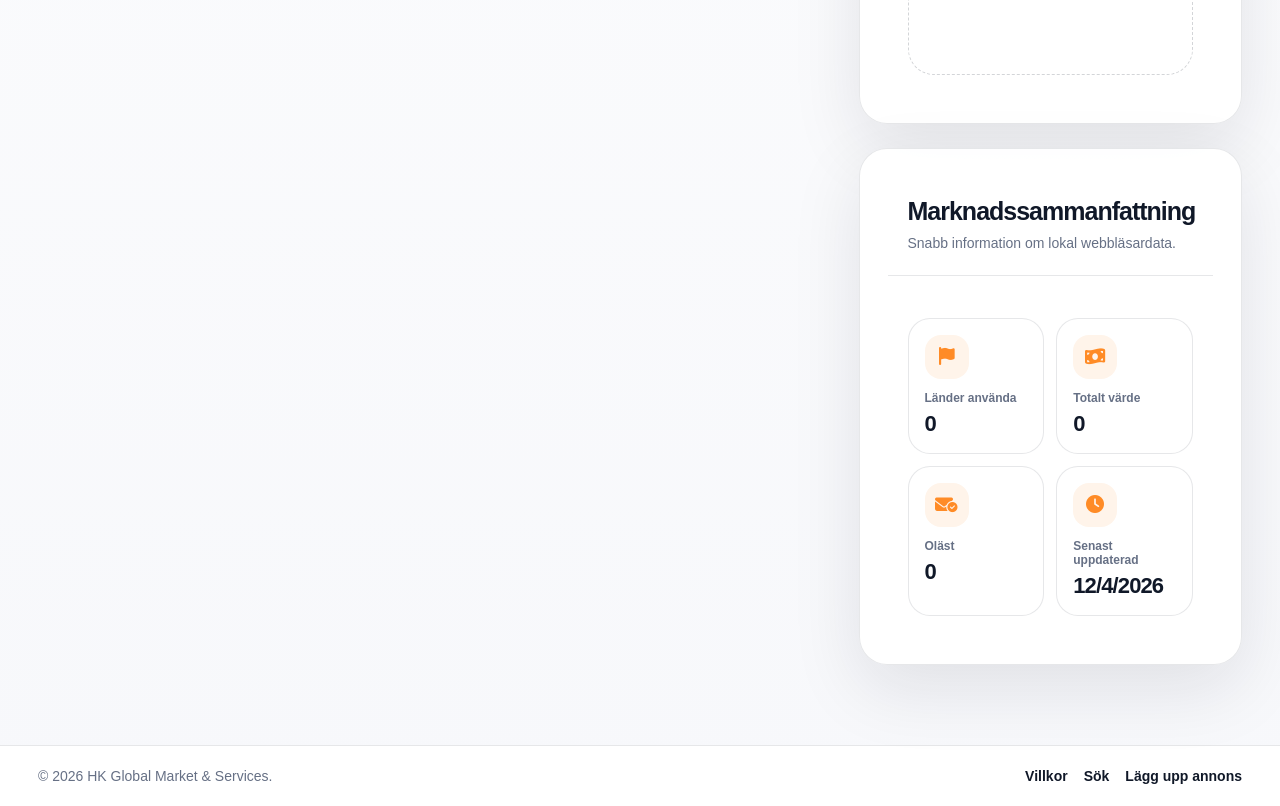
<file: dashboard.html>
<!DOCTYPE html>
<html lang="en" dir="ltr">
<head>
  <meta charset="UTF-8" />
  <meta name="viewport" content="width=device-width, initial-scale=1.0" />

  <title>Dashboard | HK Global Market & Services</title>
  <meta name="description" content="Professional dashboard for ads, messages, favorites, categories, and account activity." />

  <link rel="stylesheet" href="assets/css/style.css" />

  <link
    rel="stylesheet"
    href="https://cdnjs.cloudflare.com/ajax/libs/font-awesome/6.5.2/css/all.min.css"
  />

  <style>
    :root {
      --orange: #ff8b26;
      --orange-dark: #e87512;
      --dark: #101828;
      --muted: #667085;
      --line: rgba(16, 24, 40, 0.1);
      --soft: #f8fafc;
      --white: #ffffff;
      --shadow: 0 24px 70px rgba(16, 24, 40, 0.1);
      --radius: 28px;
      --success: #027a48;
      --danger: #b42318;
      --blue: #175cd3;
    }

    * {
      box-sizing: border-box;
    }

    body {
      margin: 0;
      font-family: Arial, Helvetica, sans-serif;
      background:
        radial-gradient(circle at top left, rgba(255, 139, 38, 0.12), transparent 30%),
        radial-gradient(circle at top right, rgba(46, 144, 250, 0.1), transparent 30%),
        linear-gradient(180deg, #ffffff 0%, #f7f8fb 100%);
      color: var(--dark);
    }

    body[dir="rtl"] {
      direction: rtl;
      text-align: right;
    }

    a {
      color: inherit;
      text-decoration: none;
    }

    button,
    input,
    select {
      font-family: inherit;
    }

    .topbar {
      position: sticky;
      top: 0;
      z-index: 50;
      height: 64px;
      background: rgba(255, 255, 255, 0.88);
      backdrop-filter: blur(18px);
      border-bottom: 1px solid var(--line);
    }

    .topbar-inner {
      height: 100%;
      max-width: 1240px;
      margin: 0 auto;
      padding: 0 18px;
      display: flex;
      align-items: center;
      justify-content: space-between;
      gap: 14px;
    }

    .top-left,
    .top-right {
      display: flex;
      align-items: center;
      gap: 12px;
    }

    .menu-toggle,
    .sidebar-close {
      width: 42px;
      height: 42px;
      border-radius: 14px;
      border: 1px solid var(--line);
      background: #fff;
      cursor: pointer;
      display: grid;
      place-items: center;
      color: var(--dark);
    }

    .brand {
      font-size: 18px;
      font-weight: 900;
      letter-spacing: -0.04em;
      white-space: nowrap;
    }

    .brand span {
      color: var(--orange);
    }

    .top-country {
      min-width: 220px;
      max-width: 320px;
      height: 42px;
      border-radius: 999px;
      border: 1px solid var(--line);
      padding: 0 14px;
      background: #fff;
      color: var(--dark);
      outline: none;
    }

    .sidebar-backdrop {
      position: fixed;
      inset: 0;
      background: rgba(16, 24, 40, 0.42);
      z-index: 80;
      opacity: 0;
      pointer-events: none;
      transition: 0.25s ease;
    }

    .sidebar-backdrop.open {
      opacity: 1;
      pointer-events: auto;
    }

    .sidebar {
      position: fixed;
      top: 0;
      bottom: 0;
      left: 0;
      width: 320px;
      background: #fff;
      z-index: 90;
      transform: translateX(-105%);
      transition: 0.25s ease;
      box-shadow: 30px 0 80px rgba(16, 24, 40, 0.18);
      display: flex;
      flex-direction: column;
    }

    body[dir="rtl"] .sidebar {
      left: auto;
      right: 0;
      transform: translateX(105%);
      box-shadow: -30px 0 80px rgba(16, 24, 40, 0.18);
    }

    .sidebar.open {
      transform: translateX(0);
    }

    .sidebar-header {
      padding: 20px;
      border-bottom: 1px solid var(--line);
      display: flex;
      align-items: center;
      justify-content: space-between;
    }

    .sidebar-title {
      font-size: 20px;
      font-weight: 900;
    }

    .sidebar-title span {
      color: var(--orange);
    }

    .sidebar-nav {
      padding: 18px;
      display: grid;
      gap: 8px;
      overflow: auto;
    }

    .sidebar-link {
      display: flex;
      align-items: center;
      gap: 12px;
      padding: 13px 14px;
      border-radius: 16px;
      color: #344054;
      font-weight: 800;
    }

    .sidebar-link:hover,
    .sidebar-link.active {
      background: #fff4ea;
      color: var(--orange-dark);
    }

    .sidebar-divider {
      height: 1px;
      background: var(--line);
      margin: 8px 0;
    }

    .sidebar-footer {
      margin-top: auto;
      padding: 18px 20px;
      border-top: 1px solid var(--line);
      color: var(--muted);
      font-size: 13px;
    }

    .page {
      max-width: 1240px;
      margin: 0 auto;
      padding: 34px 18px 80px;
    }

    .hero {
      border-radius: 36px;
      background:
        linear-gradient(135deg, rgba(16, 24, 40, 0.94), rgba(16, 24, 40, 0.78)),
        radial-gradient(circle at top right, rgba(255, 139, 38, 0.35), transparent 38%);
      color: #fff;
      padding: 34px;
      box-shadow: 0 32px 90px rgba(16, 24, 40, 0.24);
      display: grid;
      grid-template-columns: minmax(0, 1fr) 360px;
      gap: 24px;
      align-items: end;
      overflow: hidden;
      position: relative;
      margin-bottom: 24px;
    }

    .hero::after {
      content: "";
      position: absolute;
      width: 330px;
      height: 330px;
      border-radius: 50%;
      right: -110px;
      top: -130px;
      background: rgba(255, 139, 38, 0.2);
      filter: blur(4px);
    }

    body[dir="rtl"] .hero::after {
      right: auto;
      left: -110px;
    }

    .hero-content,
    .hero-panel {
      position: relative;
      z-index: 2;
    }

    .badge {
      display: inline-flex;
      align-items: center;
      gap: 9px;
      padding: 10px 14px;
      border-radius: 999px;
      background: rgba(255, 255, 255, 0.12);
      color: #ffd2aa;
      font-size: 13px;
      font-weight: 900;
      margin-bottom: 18px;
    }

    .hero h1 {
      margin: 0 0 14px;
      font-size: clamp(34px, 6vw, 70px);
      line-height: 0.96;
      letter-spacing: -0.06em;
    }

    .hero h1 span {
      color: var(--orange);
    }

    .hero p {
      margin: 0;
      color: rgba(255, 255, 255, 0.76);
      line-height: 1.8;
      font-size: 17px;
      max-width: 720px;
    }

    .hero-panel {
      border: 1px solid rgba(255, 255, 255, 0.14);
      background: rgba(255, 255, 255, 0.08);
      border-radius: 28px;
      padding: 22px;
      backdrop-filter: blur(14px);
    }

    .hero-panel i {
      width: 64px;
      height: 64px;
      border-radius: 22px;
      background: #fff4ea;
      color: var(--orange);
      display: grid;
      place-items: center;
      font-size: 28px;
      margin-bottom: 14px;
    }

    .hero-panel strong {
      display: block;
      font-size: 34px;
      margin-bottom: 6px;
    }

    .hero-panel span {
      color: rgba(255, 255, 255, 0.75);
      line-height: 1.6;
      font-size: 14px;
    }

    .quick-actions {
      display: flex;
      gap: 12px;
      flex-wrap: wrap;
      margin-top: 22px;
    }

    .quick-link {
      min-height: 48px;
      border-radius: 999px;
      padding: 0 18px;
      display: inline-flex;
      align-items: center;
      justify-content: center;
      gap: 9px;
      font-weight: 900;
      background: rgba(255, 255, 255, 0.1);
      border: 1px solid rgba(255, 255, 255, 0.18);
      color: #fff;
    }

    .quick-link.primary {
      background: var(--orange);
      border-color: var(--orange);
      color: #fff;
      box-shadow: 0 16px 40px rgba(255, 139, 38, 0.3);
    }

    .stats-grid {
      display: grid;
      grid-template-columns: repeat(4, minmax(0, 1fr));
      gap: 16px;
      margin-bottom: 24px;
    }

    .stat-card,
    .panel {
      background: rgba(255, 255, 255, 0.94);
      border: 1px solid var(--line);
      border-radius: var(--radius);
      box-shadow: var(--shadow);
    }

    .stat-card {
      padding: 20px;
      display: flex;
      align-items: center;
      gap: 14px;
      min-height: 116px;
    }

    .stat-icon {
      width: 54px;
      height: 54px;
      border-radius: 18px;
      background: #fff4ea;
      color: var(--orange);
      display: grid;
      place-items: center;
      font-size: 22px;
      flex: 0 0 auto;
    }

    .stat-card span {
      display: block;
      color: var(--muted);
      font-size: 13px;
      font-weight: 900;
      margin-bottom: 5px;
    }

    .stat-card strong {
      display: block;
      font-size: 30px;
      letter-spacing: -0.045em;
      line-height: 1;
    }

    .stat-card small {
      display: block;
      color: var(--muted);
      margin-top: 6px;
      line-height: 1.4;
    }

    .dashboard-layout {
      display: grid;
      grid-template-columns: minmax(0, 1.35fr) minmax(340px, 0.65fr);
      gap: 24px;
      align-items: start;
    }

    .panel {
      overflow: hidden;
    }

    .panel-head {
      padding: 20px;
      border-bottom: 1px solid var(--line);
      display: flex;
      align-items: flex-start;
      justify-content: space-between;
      gap: 14px;
      flex-wrap: wrap;
    }

    .panel-head h2 {
      margin: 0 0 6px;
      font-size: 25px;
      letter-spacing: -0.04em;
    }

    .panel-head p {
      margin: 0;
      color: var(--muted);
      line-height: 1.6;
      font-size: 14px;
    }

    .panel-body {
      padding: 20px;
    }

    .pill {
      display: inline-flex;
      align-items: center;
      gap: 8px;
      padding: 10px 13px;
      border-radius: 999px;
      background: #fff4ea;
      color: var(--orange-dark);
      font-size: 13px;
      font-weight: 900;
      white-space: nowrap;
    }

    .filter-row {
      display: grid;
      grid-template-columns: minmax(0, 1fr) 220px;
      gap: 14px;
      margin-bottom: 18px;
    }

    .search-box {
      position: relative;
    }

    .search-box i {
      position: absolute;
      top: 50%;
      transform: translateY(-50%);
      left: 16px;
      color: var(--muted);
    }

    body[dir="rtl"] .search-box i {
      left: auto;
      right: 16px;
    }

    .search-box input,
    .filter-row select {
      width: 100%;
      height: 48px;
      border: 1px solid rgba(16, 24, 40, 0.14);
      border-radius: 16px;
      background: #fff;
      color: var(--dark);
      outline: none;
      font-size: 14px;
    }

    .search-box input {
      padding: 0 16px 0 44px;
    }

    body[dir="rtl"] .search-box input {
      padding: 0 44px 0 16px;
    }

    .filter-row select {
      padding: 0 14px;
    }

    .search-box input:focus,
    .filter-row select:focus {
      border-color: var(--orange);
      box-shadow: 0 0 0 4px rgba(255, 139, 38, 0.12);
    }

    .ads-table {
      display: grid;
      gap: 12px;
    }

    .ad-row {
      border: 1px solid var(--line);
      background: #fff;
      border-radius: 22px;
      padding: 14px;
      display: grid;
      grid-template-columns: 60px minmax(0, 1fr) auto;
      gap: 14px;
      align-items: center;
    }

    .row-icon {
      width: 60px;
      height: 60px;
      border-radius: 18px;
      background: #fff4ea;
      color: var(--orange);
      display: grid;
      place-items: center;
      font-size: 24px;
    }

    .ad-row h3 {
      margin: 0 0 5px;
      font-size: 17px;
      line-height: 1.35;
    }

    .ad-row p {
      margin: 0;
      color: var(--muted);
      line-height: 1.5;
      font-size: 13px;
    }

    .row-price {
      font-weight: 950;
      color: var(--dark);
      white-space: nowrap;
      margin-bottom: 8px;
      text-align: end;
    }

    .row-actions {
      display: flex;
      justify-content: flex-end;
      gap: 8px;
      flex-wrap: wrap;
    }

    .btn {
      min-height: 40px;
      border-radius: 999px;
      border: 1px solid var(--line);
      padding: 0 13px;
      display: inline-flex;
      align-items: center;
      justify-content: center;
      gap: 7px;
      cursor: pointer;
      font-weight: 900;
      background: #fff;
      color: var(--dark);
      font-size: 13px;
    }

    .btn.primary {
      background: var(--orange);
      border-color: var(--orange);
      color: #fff;
      box-shadow: 0 14px 34px rgba(255, 139, 38, 0.24);
    }

    .btn.dark {
      background: var(--dark);
      border-color: var(--dark);
      color: #fff;
    }

    .btn.danger {
      background: #fef3f2;
      border-color: #fecdca;
      color: var(--danger);
    }

    .category-bars {
      display: grid;
      gap: 14px;
    }

    .bar-item {
      display: grid;
      gap: 8px;
    }

    .bar-top {
      display: flex;
      justify-content: space-between;
      gap: 12px;
      color: var(--dark);
      font-size: 14px;
      font-weight: 900;
    }

    .bar-track {
      height: 12px;
      background: #f2f4f7;
      border-radius: 999px;
      overflow: hidden;
    }

    .bar-fill {
      height: 100%;
      width: 0%;
      border-radius: 999px;
      background: linear-gradient(90deg, var(--orange), #ffb36c);
      transition: width 0.4s ease;
    }

    .activity-list {
      display: grid;
      gap: 12px;
    }

    .activity-item {
      border: 1px solid var(--line);
      background: #fff;
      border-radius: 22px;
      padding: 14px;
      display: grid;
      grid-template-columns: 48px minmax(0, 1fr);
      gap: 12px;
      align-items: start;
    }

    .activity-icon {
      width: 48px;
      height: 48px;
      border-radius: 16px;
      background: #fff4ea;
      color: var(--orange);
      display: grid;
      place-items: center;
      font-size: 19px;
    }

    .activity-item h3 {
      margin: 0 0 4px;
      font-size: 15px;
      line-height: 1.4;
    }

    .activity-item p {
      margin: 0;
      color: var(--muted);
      font-size: 13px;
      line-height: 1.5;
    }

    .mini-grid {
      display: grid;
      grid-template-columns: repeat(2, minmax(0, 1fr));
      gap: 12px;
    }

    .mini-card {
      border: 1px solid var(--line);
      background: #fff;
      border-radius: 22px;
      padding: 16px;
    }

    .mini-card i {
      width: 44px;
      height: 44px;
      border-radius: 16px;
      background: #fff4ea;
      color: var(--orange);
      display: grid;
      place-items: center;
      font-size: 18px;
      margin-bottom: 12px;
    }

    .mini-card span {
      display: block;
      color: var(--muted);
      font-size: 12px;
      font-weight: 900;
      margin-bottom: 6px;
    }

    .mini-card strong {
      display: block;
      font-size: 22px;
      letter-spacing: -0.04em;
    }

    .empty-state {
      border: 1px dashed rgba(16, 24, 40, 0.18);
      background: #fff;
      border-radius: 26px;
      min-height: 300px;
      display: grid;
      place-items: center;
      text-align: center;
      padding: 34px 20px;
      color: var(--muted);
    }

    .empty-state i {
      display: block;
      color: var(--orange);
      font-size: 50px;
      margin-bottom: 14px;
    }

    .empty-state h3 {
      margin: 0 0 8px;
      color: var(--dark);
      font-size: 25px;
      letter-spacing: -0.04em;
    }

    .empty-state p {
      margin: 0 0 20px;
      line-height: 1.7;
      max-width: 520px;
    }

    .footer {
      border-top: 1px solid var(--line);
      background: #fff;
      color: var(--muted);
    }

    .footer-inner {
      max-width: 1240px;
      margin: 0 auto;
      padding: 22px 18px;
      display: flex;
      justify-content: space-between;
      gap: 14px;
      flex-wrap: wrap;
      font-size: 14px;
    }

    .footer-links {
      display: flex;
      gap: 16px;
      font-weight: 800;
      color: var(--dark);
    }

    body.menu-open {
      overflow: hidden;
    }

    @media (max-width: 1050px) {
      .hero,
      .dashboard-layout {
        grid-template-columns: 1fr;
      }

      .stats-grid {
        grid-template-columns: repeat(2, minmax(0, 1fr));
      }
    }

    @media (max-width: 680px) {
      .top-country {
        min-width: 150px;
        max-width: 180px;
        font-size: 12px;
      }

      .brand {
        font-size: 15px;
      }

      .page {
        padding-top: 24px;
      }

      .hero {
        padding: 22px;
        border-radius: 28px;
      }

      .stats-grid,
      .filter-row,
      .mini-grid {
        grid-template-columns: 1fr;
      }

      .ad-row {
        grid-template-columns: 1fr;
      }

      .row-price,
      .row-actions {
        text-align: start;
        justify-content: flex-start;
      }
    }
  </style>
</head>

<body>
  <header class="topbar">
    <div class="topbar-inner">
      <div class="top-left">
        <button class="menu-toggle" id="menuToggle" type="button" aria-label="Open menu">
          <i class="fa-solid fa-bars"></i>
        </button>

        <a class="brand" href="index.html">HK <span>Global</span></a>
      </div>

      <div class="top-right">
        <select class="top-country" id="countrySelect" aria-label="Choose country"></select>
      </div>
    </div>
  </header>

  <div class="sidebar-backdrop" id="sidebarBackdrop"></div>

  <aside class="sidebar" id="sidebar">
    <div class="sidebar-header">
      <div class="sidebar-title">HK <span>Global</span></div>

      <button class="sidebar-close" id="sidebarClose" type="button" aria-label="Close menu">
        <i class="fa-solid fa-xmark"></i>
      </button>
    </div>

    <nav class="sidebar-nav">
      <a class="sidebar-link" href="index.html">
        <i class="fa-solid fa-house"></i>
        <span data-i18n="home">Home</span>
      </a>

      <a class="sidebar-link" href="search.html">
        <i class="fa-solid fa-magnifying-glass"></i>
        <span data-i18n="search">Search</span>
      </a>

      <a class="sidebar-link" href="sell.html">
        <i class="fa-solid fa-circle-plus"></i>
        <span data-i18n="postAd">Post ad</span>
      </a>

      <a class="sidebar-link" href="account.html">
        <i class="fa-solid fa-user"></i>
        <span data-i18n="account">My account</span>
      </a>

      <a class="sidebar-link" href="favorites.html">
        <i class="fa-solid fa-heart"></i>
        <span data-i18n="favorites">Favorites</span>
      </a>

      <a class="sidebar-link" href="messages.html">
        <i class="fa-solid fa-envelope"></i>
        <span data-i18n="messages">Messages</span>
      </a>

      <a class="sidebar-link active" href="dashboard.html">
        <i class="fa-solid fa-chart-line"></i>
        <span data-i18n="dashboard">Dashboard</span>
      </a>

      <div class="sidebar-divider"></div>

      <a class="sidebar-link" href="terms.html">
        <i class="fa-solid fa-shield-halved"></i>
        <span data-i18n="terms">Terms</span>
      </a>

      <a class="sidebar-link" href="login.html">
        <i class="fa-solid fa-right-to-bracket"></i>
        <span data-i18n="login">Login</span>
      </a>

      <a class="sidebar-link" href="register.html">
        <i class="fa-solid fa-user-plus"></i>
        <span data-i18n="register">Create account</span>
      </a>
    </nav>

    <div class="sidebar-footer">HK Global Market & Services · 2026</div>
  </aside>

  <main class="page">
    <section class="hero">
      <div class="hero-content">
        <div class="badge">
          <i class="fa-solid fa-chart-line"></i>
          <span data-i18n="dashboardCenter">Dashboard center</span>
        </div>

        <h1>
          <span data-i18n="heroTitleA">Control your</span>
          <span data-i18n="heroTitleB">global market</span>
        </h1>

        <p data-i18n="heroText">
          Track your ads, messages, favorites, categories, countries, and customer activity from one professional dashboard.
        </p>

        <div class="quick-actions">
          <a class="quick-link primary" href="sell.html">
            <i class="fa-solid fa-circle-plus"></i>
            <span data-i18n="postAd">Post ad</span>
          </a>

          <a class="quick-link" href="search.html">
            <i class="fa-solid fa-magnifying-glass"></i>
            <span data-i18n="search">Search</span>
          </a>

          <a class="quick-link" href="messages.html">
            <i class="fa-solid fa-envelope"></i>
            <span data-i18n="messages">Messages</span>
          </a>
        </div>
      </div>

      <div class="hero-panel">
        <i class="fa-solid fa-globe"></i>
        <strong id="heroCountry">-</strong>
        <span data-i18n="heroCountryText">Current working country and language are applied across the platform.</span>
      </div>
    </section>

    <section class="stats-grid">
      <div class="stat-card">
        <div class="stat-icon">
          <i class="fa-solid fa-rectangle-ad"></i>
        </div>

        <div>
          <span data-i18n="totalAds">Total ads</span>
          <strong id="adsCount">0</strong>
          <small data-i18n="totalAdsHint">Published in this browser</small>
        </div>
      </div>

      <div class="stat-card">
        <div class="stat-icon">
          <i class="fa-solid fa-heart"></i>
        </div>

        <div>
          <span data-i18n="savedFavorites">Saved favorites</span>
          <strong id="favoritesCount">0</strong>
          <small data-i18n="favoritesHint">Saved market items</small>
        </div>
      </div>

      <div class="stat-card">
        <div class="stat-icon">
          <i class="fa-solid fa-envelope"></i>
        </div>

        <div>
          <span data-i18n="totalMessages">Messages</span>
          <strong id="messagesCount">0</strong>
          <small id="unreadHint">0 unread</small>
        </div>
      </div>

      <div class="stat-card">
        <div class="stat-icon">
          <i class="fa-solid fa-layer-group"></i>
        </div>

        <div>
          <span data-i18n="activeCategories">Active categories</span>
          <strong id="categoriesCount">0</strong>
          <small data-i18n="categoriesHint">Used by your ads</small>
        </div>
      </div>
    </section>

    <section class="dashboard-layout">
      <div class="left-column">
        <section class="panel">
          <div class="panel-head">
            <div>
              <h2 data-i18n="recentAds">Recent ads</h2>
              <p data-i18n="recentAdsText">Review your latest published advertisements and open details quickly.</p>
            </div>

            <a class="btn primary" href="sell.html">
              <i class="fa-solid fa-plus"></i>
              <span data-i18n="newAd">New ad</span>
            </a>
          </div>

          <div class="panel-body">
            <div class="filter-row">
              <div class="search-box">
                <i class="fa-solid fa-magnifying-glass"></i>
                <input id="adsKeyword" type="search" />
              </div>

              <select id="categoryFilter"></select>
            </div>

            <div class="ads-table" id="adsTable"></div>
          </div>
        </section>
      </div>

      <div class="right-column">
        <section class="panel">
          <div class="panel-head">
            <div>
              <h2 data-i18n="categoryOverview">Category overview</h2>
              <p data-i18n="categoryOverviewText">Distribution of ads by category.</p>
            </div>

            <div class="pill">
              <i class="fa-solid fa-chart-simple"></i>
              <span id="categoryTotal">0</span>
            </div>
          </div>

          <div class="panel-body">
            <div class="category-bars" id="categoryBars"></div>
          </div>
        </section>

        <section class="panel" style="margin-top:24px;">
          <div class="panel-head">
            <div>
              <h2 data-i18n="activity">Activity</h2>
              <p data-i18n="activityText">Latest account activity summary.</p>
            </div>
          </div>

          <div class="panel-body">
            <div class="activity-list" id="activityList"></div>
          </div>
        </section>

        <section class="panel" style="margin-top:24px;">
          <div class="panel-head">
            <div>
              <h2 data-i18n="marketSummary">Market summary</h2>
              <p data-i18n="marketSummaryText">Quick information about your local browser data.</p>
            </div>
          </div>

          <div class="panel-body">
            <div class="mini-grid">
              <div class="mini-card">
                <i class="fa-solid fa-flag"></i>
                <span data-i18n="countriesUsed">Countries used</span>
                <strong id="countriesUsed">0</strong>
              </div>

              <div class="mini-card">
                <i class="fa-solid fa-money-bill-wave"></i>
                <span data-i18n="totalValue">Total value</span>
                <strong id="totalValue">0</strong>
              </div>

              <div class="mini-card">
                <i class="fa-solid fa-envelope-circle-check"></i>
                <span data-i18n="unread">Unread</span>
                <strong id="unreadCount">0</strong>
              </div>

              <div class="mini-card">
                <i class="fa-solid fa-clock"></i>
                <span data-i18n="lastUpdate">Last update</span>
                <strong id="lastUpdate">-</strong>
              </div>
            </div>
          </div>
        </section>
      </div>
    </section>
  </main>

  <footer class="footer">
    <div class="footer-inner">
      <div>© 2026 HK Global Market & Services.</div>

      <div class="footer-links">
        <a href="terms.html" data-i18n="terms">Terms</a>
        <a href="search.html" data-i18n="search">Search</a>
        <a href="sell.html" data-i18n="postAd">Post ad</a>
      </div>
    </div>
  </footer>

  <script src="assets/js/countries.js"></script>
  <script src="assets/js/categories.js"></script>

  <script>
    (function () {
      "use strict";

      const STORAGE = {
        country: "amg_country_code",
        countryLabel: "amg_country_label",
        lang: "amg_country_lang",
        listings: "hk_global_market_listings",
        favorites: "hk_global_favorites",
        messages: "hk_global_messages"
      };

      const RTL_LANGS = ["ar", "fa", "ur", "he"];

      const $ = (selector, scope = document) => scope.querySelector(selector);
      const $$ = (selector, scope = document) => Array.from(scope.querySelectorAll(selector));

      const FALLBACK_COUNTRIES = [
        { code: "SE", labels: { en: "Sweden", ar: "السويد", sv: "Sverige", de: "Schweden", tr: "İsveç" }, lang: "sv", currency: "SEK" },
        { code: "DE", labels: { en: "Germany", ar: "ألمانيا", sv: "Tyskland", de: "Deutschland", tr: "Almanya" }, lang: "de", currency: "EUR" },
        { code: "SY", labels: { en: "Syria", ar: "سوريا", sv: "Syrien", de: "Syrien", tr: "Suriye" }, lang: "ar", currency: "USD" },
        { code: "TR", labels: { en: "Türkiye", ar: "تركيا", sv: "Turkiet", de: "Türkei", tr: "Türkiye" }, lang: "tr", currency: "TRY" },
        { code: "AE", labels: { en: "United Arab Emirates", ar: "الإمارات", sv: "Förenade Arabemiraten", de: "VAE", tr: "BAE" }, lang: "ar", currency: "AED" }
      ];

      const FALLBACK_CATEGORIES = [
        { id: "private-cars", labels: { en: "Private cars", ar: "سيارات خاصة", sv: "Personbilar", de: "Private Autos", tr: "Özel arabalar" }, icon: "fa-car" },
        { id: "rental-cars", labels: { en: "Rental cars", ar: "سيارات للإيجار", sv: "Hyrbilar", de: "Mietwagen", tr: "Kiralık araçlar" }, icon: "fa-key" },
        { id: "motorcycles", labels: { en: "Motorcycles", ar: "دراجات نارية", sv: "Motorcyklar", de: "Motorräder", tr: "Motosikletler" }, icon: "fa-motorcycle" },
        { id: "bicycles", labels: { en: "Bicycles", ar: "دراجات هوائية", sv: "Cyklar", de: "Fahrräder", tr: "Bisikletler" }, icon: "fa-bicycle" },
        { id: "small-trucks", labels: { en: "Small trucks", ar: "شاحنات صغيرة", sv: "Små lastbilar", de: "Kleine LKW", tr: "Küçük kamyonlar" }, icon: "fa-truck-pickup" },
        { id: "heavy-trucks", labels: { en: "Heavy trucks", ar: "شاحنات كبيرة", sv: "Tunga lastbilar", de: "Schwere LKW", tr: "Ağır kamyonlar" }, icon: "fa-truck" },
        { id: "property-sale", labels: { en: "Property for sale", ar: "عقار للبيع", sv: "Bostad till salu", de: "Immobilie kaufen", tr: "Satılık emlak" }, icon: "fa-house" },
        { id: "property-rent", labels: { en: "Property for rent", ar: "عقار للإيجار", sv: "Bostad att hyra", de: "Immobilie mieten", tr: "Kiralık emlak" }, icon: "fa-building" },
        { id: "lands", labels: { en: "Land", ar: "أراضي", sv: "Mark", de: "Grundstücke", tr: "Arsalar" }, icon: "fa-map" },
        { id: "farms", labels: { en: "Farms", ar: "أراضٍ زراعية", sv: "Jordbruksmark", de: "Landwirtschaft", tr: "Tarım arazisi" }, icon: "fa-tractor" },
        { id: "phones", labels: { en: "Phones", ar: "هواتف", sv: "Telefoner", de: "Telefone", tr: "Telefonlar" }, icon: "fa-mobile-screen" },
        { id: "computers", labels: { en: "Computers", ar: "كمبيوترات", sv: "Datorer", de: "Computer", tr: "Bilgisayarlar" }, icon: "fa-computer" },
        { id: "furniture", labels: { en: "Furniture", ar: "أثاث", sv: "Möbler", de: "Möbel", tr: "Mobilya" }, icon: "fa-couch" },
        { id: "appliances", labels: { en: "Appliances", ar: "أجهزة منزلية", sv: "Vitvaror", de: "Haushaltsgeräte", tr: "Ev aletleri" }, icon: "fa-blender" },
        { id: "shops", labels: { en: "Shops", ar: "محلات", sv: "Butiker", de: "Geschäfte", tr: "Dükkanlar" }, icon: "fa-store" },
        { id: "vehicle-service", labels: { en: "Vehicle service", ar: "صيانة مركبات", sv: "Fordonsservice", de: "Fahrzeugservice", tr: "Araç servisi" }, icon: "fa-car-burst" },
        { id: "home-maintenance", labels: { en: "Home maintenance", ar: "صيانة منازل", sv: "Hemunderhåll", de: "Hauswartung", tr: "Ev bakımı" }, icon: "fa-house-circle-check" },
        { id: "private-lessons", labels: { en: "Private lessons", ar: "دروس خصوصية", sv: "Privatlektioner", de: "Nachhilfe", tr: "Özel ders" }, icon: "fa-chalkboard-user" },
        { id: "web-design", labels: { en: "Web design", ar: "تصميم مواقع", sv: "Webbdesign", de: "Webdesign", tr: "Web tasarım" }, icon: "fa-globe" },
        { id: "programming", labels: { en: "Programming", ar: "برمجة", sv: "Programmering", de: "Programmierung", tr: "Programlama" }, icon: "fa-code" }
      ];

      const DICT = {
        en: {
          home: "Home", search: "Search", postAd: "Post ad", account: "My account",
          favorites: "Favorites", messages: "Messages", dashboard: "Dashboard", terms: "Terms",
          login: "Login", register: "Create account", dashboardCenter: "Dashboard center",
          heroTitleA: "Control your", heroTitleB: "global market",
          heroText: "Track your ads, messages, favorites, categories, countries, and customer activity from one professional dashboard.",
          heroCountryText: "Current working country and language are applied across the platform.",
          totalAds: "Total ads", totalAdsHint: "Published in this browser",
          savedFavorites: "Saved favorites", favoritesHint: "Saved market items",
          totalMessages: "Messages", activeCategories: "Active categories",
          categoriesHint: "Used by your ads", recentAds: "Recent ads",
          recentAdsText: "Review your latest published advertisements and open details quickly.",
          newAd: "New ad", categoryOverview: "Category overview",
          categoryOverviewText: "Distribution of ads by category.",
          activity: "Activity", activityText: "Latest account activity summary.",
          marketSummary: "Market summary",
          marketSummaryText: "Quick information about your local browser data.",
          countriesUsed: "Countries used", totalValue: "Total value",
          unread: "Unread", lastUpdate: "Last update",
          allCategories: "All categories", searchPlaceholder: "Search ads...",
          noAds: "No ads yet", noAdsText: "Publish your first advertisement to see dashboard statistics.",
          view: "View", edit: "Edit", noPrice: "Ask price",
          noCategories: "No category data", noActivity: "No activity yet",
          publishedAd: "Published ad", savedFavorite: "Saved favorite",
          receivedMessage: "Received message", unreadWord: "unread"
        },

        ar: {
          home: "الرئيسية", search: "البحث", postAd: "نشر إعلان", account: "حسابي",
          favorites: "المفضلة", messages: "الرسائل", dashboard: "لوحة التحكم", terms: "الشروط",
          login: "تسجيل الدخول", register: "إنشاء حساب", dashboardCenter: "مركز لوحة التحكم",
          heroTitleA: "تحكم في", heroTitleB: "سوقك العالمي",
          heroText: "تابع الإعلانات والرسائل والمفضلة والفئات والدول ونشاط العملاء من لوحة احترافية واحدة.",
          heroCountryText: "الدولة واللغة الحالية يتم تطبيقهما على كامل المنصة.",
          totalAds: "كل الإعلانات", totalAdsHint: "منشورة في هذا المتصفح",
          savedFavorites: "المفضلة المحفوظة", favoritesHint: "عناصر سوق محفوظة",
          totalMessages: "الرسائل", activeCategories: "الفئات النشطة",
          categoriesHint: "مستخدمة في إعلاناتك", recentAds: "أحدث الإعلانات",
          recentAdsText: "راجع آخر الإعلانات المنشورة وافتح التفاصيل بسرعة.",
          newAd: "إعلان جديد", categoryOverview: "نظرة على الفئات",
          categoryOverviewText: "توزيع الإعلانات حسب الفئة.",
          activity: "النشاط", activityText: "ملخص آخر نشاط في الحساب.",
          marketSummary: "ملخص السوق",
          marketSummaryText: "معلومات سريعة عن البيانات المحلية في المتصفح.",
          countriesUsed: "الدول المستخدمة", totalValue: "القيمة الكلية",
          unread: "غير مقروء", lastUpdate: "آخر تحديث",
          allCategories: "كل الفئات", searchPlaceholder: "ابحث في الإعلانات...",
          noAds: "لا توجد إعلانات بعد", noAdsText: "انشر أول إعلان حتى تظهر إحصائيات لوحة التحكم.",
          view: "عرض", edit: "تعديل", noPrice: "السعر عند التواصل",
          noCategories: "لا توجد بيانات فئات", noActivity: "لا يوجد نشاط بعد",
          publishedAd: "تم نشر إعلان", savedFavorite: "تم حفظ مفضلة",
          receivedMessage: "رسالة واردة", unreadWord: "غير مقروءة"
        },

        sv: {
          home: "Hem", search: "Sök", postAd: "Lägg upp annons", account: "Mitt konto",
          favorites: "Favoriter", messages: "Meddelanden", dashboard: "Panel", terms: "Villkor",
          login: "Logga in", register: "Skapa konto", dashboardCenter: "Panelcenter",
          heroTitleA: "Styr din", heroTitleB: "globala marknad",
          heroText: "Följ annonser, meddelanden, favoriter, kategorier, länder och kundaktivitet från en professionell panel.",
          heroCountryText: "Aktuellt land och språk används på hela plattformen.",
          totalAds: "Totala annonser", totalAdsHint: "Publicerade i denna webbläsare",
          savedFavorites: "Sparade favoriter", favoritesHint: "Sparade marknadsobjekt",
          totalMessages: "Meddelanden", activeCategories: "Aktiva kategorier",
          categoriesHint: "Används av dina annonser", recentAds: "Senaste annonser",
          recentAdsText: "Granska dina senaste annonser och öppna detaljer snabbt.",
          newAd: "Ny annons", categoryOverview: "Kategoriöversikt",
          categoryOverviewText: "Fördelning av annonser per kategori.",
          activity: "Aktivitet", activityText: "Senaste kontoaktivitet.",
          marketSummary: "Marknadssammanfattning",
          marketSummaryText: "Snabb information om lokal webbläsardata.",
          countriesUsed: "Länder använda", totalValue: "Totalt värde",
          unread: "Oläst", lastUpdate: "Senast uppdaterad",
          allCategories: "Alla kategorier", searchPlaceholder: "Sök annonser...",
          noAds: "Inga annonser ännu", noAdsText: "Publicera din första annons för att se statistik.",
          view: "Visa", edit: "Redigera", noPrice: "Fråga pris",
          noCategories: "Ingen kategoridata", noActivity: "Ingen aktivitet ännu",
          publishedAd: "Publicerad annons", savedFavorite: "Sparad favorit",
          receivedMessage: "Mottaget meddelande", unreadWord: "oläst"
        },

        de: {
          home: "Start", search: "Suche", postAd: "Anzeige erstellen", account: "Mein Konto",
          favorites: "Favoriten", messages: "Nachrichten", dashboard: "Dashboard", terms: "Bedingungen",
          login: "Anmelden", register: "Konto erstellen", dashboardCenter: "Dashboard-Center",
          heroTitleA: "Verwalte deinen", heroTitleB: "globalen Markt",
          heroText: "Verfolge Anzeigen, Nachrichten, Favoriten, Kategorien, Länder und Kundenaktivität in einem professionellen Dashboard.",
          heroCountryText: "Aktuelles Land und Sprache werden auf der Plattform angewendet.",
          totalAds: "Anzeigen gesamt", totalAdsHint: "In diesem Browser veröffentlicht",
          savedFavorites: "Gespeicherte Favoriten", favoritesHint: "Gespeicherte Markteinträge",
          totalMessages: "Nachrichten", activeCategories: "Aktive Kategorien",
          categoriesHint: "Von deinen Anzeigen genutzt", recentAds: "Neueste Anzeigen",
          recentAdsText: "Überprüfe deine neuesten Anzeigen und öffne Details schnell.",
          newAd: "Neue Anzeige", categoryOverview: "Kategorieübersicht",
          categoryOverviewText: "Verteilung der Anzeigen nach Kategorie.",
          activity: "Aktivität", activityText: "Letzte Kontoaktivität.",
          marketSummary: "Marktübersicht",
          marketSummaryText: "Kurzinformationen zu lokalen Browserdaten.",
          countriesUsed: "Genutzte Länder", totalValue: "Gesamtwert",
          unread: "Ungelesen", lastUpdate: "Letzte Aktualisierung",
          allCategories: "Alle Kategorien", searchPlaceholder: "Anzeigen suchen...",
          noAds: "Noch keine Anzeigen", noAdsText: "Erstelle deine erste Anzeige, um Statistiken zu sehen.",
          view: "Ansehen", edit: "Bearbeiten", noPrice: "Preis anfragen",
          noCategories: "Keine Kategoriedaten", noActivity: "Noch keine Aktivität",
          publishedAd: "Anzeige veröffentlicht", savedFavorite: "Favorit gespeichert",
          receivedMessage: "Nachricht erhalten", unreadWord: "ungelesen"
        },

        tr: {
          home: "Ana sayfa", search: "Ara", postAd: "İlan ver", account: "Hesabım",
          favorites: "Favoriler", messages: "Mesajlar", dashboard: "Panel", terms: "Şartlar",
          login: "Giriş", register: "Hesap oluştur", dashboardCenter: "Panel merkezi",
          heroTitleA: "Küresel", heroTitleB: "pazarını yönet",
          heroText: "İlanları, mesajları, favorileri, kategorileri, ülkeleri ve müşteri aktivitesini profesyonel panelden takip edin.",
          heroCountryText: "Geçerli ülke ve dil tüm platformda uygulanır.",
          totalAds: "Toplam ilan", totalAdsHint: "Bu tarayıcıda yayınlandı",
          savedFavorites: "Kayıtlı favoriler", favoritesHint: "Kayıtlı pazar öğeleri",
          totalMessages: "Mesajlar", activeCategories: "Aktif kategoriler",
          categoriesHint: "İlanlarınızda kullanıldı", recentAds: "Son ilanlar",
          recentAdsText: "Son yayınlanan ilanları inceleyin ve detayları hızlı açın.",
          newAd: "Yeni ilan", categoryOverview: "Kategori özeti",
          categoryOverviewText: "İlanların kategori dağılımı.",
          activity: "Aktivite", activityText: "Son hesap aktivitesi özeti.",
          marketSummary: "Pazar özeti",
          marketSummaryText: "Yerel tarayıcı verileri hakkında hızlı bilgi.",
          countriesUsed: "Kullanılan ülkeler", totalValue: "Toplam değer",
          unread: "Okunmamış", lastUpdate: "Son güncelleme",
          allCategories: "Tüm kategoriler", searchPlaceholder: "İlan ara...",
          noAds: "Henüz ilan yok", noAdsText: "Panel istatistiklerini görmek için ilk ilanınızı yayınlayın.",
          view: "Görüntüle", edit: "Düzenle", noPrice: "Fiyat sor",
          noCategories: "Kategori verisi yok", noActivity: "Henüz aktivite yok",
          publishedAd: "İlan yayınlandı", savedFavorite: "Favori kaydedildi",
          receivedMessage: "Mesaj alındı", unreadWord: "okunmamış"
        },

        fr: {},
        es: {},
        it: {},
        pt: {},
        nl: {}
      };

      DICT.fr = DICT.en;
      DICT.es = DICT.en;
      DICT.it = DICT.en;
      DICT.pt = DICT.en;
      DICT.nl = DICT.en;

      function currentLang() {
        return String(localStorage.getItem(STORAGE.lang) || "en").slice(0, 2).toLowerCase();
      }

      function t(key) {
        const lang = currentLang();
        return (DICT[lang] && DICT[lang][key]) || DICT.en[key] || key;
      }

      function readJson(key, fallback) {
        try {
          const value = JSON.parse(localStorage.getItem(key) || "");
          return value || fallback;
        } catch {
          return fallback;
        }
      }

      function getCountries() {
        const external = window.AMG_COUNTRIES || window.COUNTRIES || window.countries || [];
        return external.length ? external : FALLBACK_COUNTRIES;
      }

      function getCategories() {
        const external = window.AMG_CATEGORIES || window.CATEGORIES || window.categories || [];
        return external.length ? external.concat(FALLBACK_CATEGORIES) : FALLBACK_CATEGORIES;
      }

      function countryCode(country) {
        return country?.code || country?.id || country?.iso2 || country?.value || "";
      }

      function countryLang(country) {
        return String(country?.lang || country?.language || country?.defaultLang || "en").slice(0, 2).toLowerCase();
      }

      function localText(obj, fallback = "") {
        const lang = currentLang();

        if (!obj) return fallback;
        if (typeof obj === "string") return obj;

        if (obj.labels) return obj.labels[lang] || obj.labels.en || obj.labels.ar || fallback;
        if (obj.names) return obj.names[lang] || obj.names.en || obj.names.ar || fallback;

        return obj.name || fallback;
      }

      function getCountryByCode(code) {
        const clean = String(code || "").toUpperCase();
        return getCountries().find((country) => String(countryCode(country)).toUpperCase() === clean) || getCountries()[0];
      }

      function getCategory(id) {
        return getCategories().find((category) => category.id === id) || FALLBACK_CATEGORIES[0];
      }

      function categoryLabel(id) {
        return localText(getCategory(id), id || "-");
      }

      function categoryIcon(id) {
        return getCategory(id)?.icon || "fa-layer-group";
      }

      function escapeHtml(value) {
        return String(value || "")
          .replaceAll("&", "&amp;")
          .replaceAll("<", "&lt;")
          .replaceAll(">", "&gt;")
          .replaceAll('"', "&quot;")
          .replaceAll("'", "&#039;");
      }

      function formatPrice(item) {
        const price = Number(item.price || 0);
        if (!price) return t("noPrice");

        return new Intl.NumberFormat(undefined, {
          maximumFractionDigits: 0
        }).format(price) + " " + (item.currency || "");
      }

      function formatDate(date) {
        if (!date) return "-";

        try {
          return new Date(date).toLocaleDateString();
        } catch {
          return "-";
        }
      }

      function shortText(text, limit) {
        const clean = String(text || "").replace(/\s+/g, " ").trim();
        if (clean.length <= limit) return clean;
        return clean.slice(0, limit) + "...";
      }

      function fillCountries() {
        const select = $("#countrySelect");
        const countries = getCountries();

        if (!select || !countries.length) return;

        const saved = localStorage.getItem(STORAGE.country) || countryCode(countries[0]);

        select.innerHTML = "";

        countries.forEach((country) => {
          const option = document.createElement("option");
          option.value = countryCode(country);
          option.textContent = localText(country, countryCode(country));
          select.appendChild(option);
        });

        select.value = saved;
      }

      function applyCountry(code) {
        const country = getCountryByCode(code);
        if (!country) return;

        const codeValue = countryCode(country);
        const label = localText(country, codeValue);

        localStorage.setItem(STORAGE.country, codeValue);
        localStorage.setItem(STORAGE.countryLabel, label);

        if (!localStorage.getItem(STORAGE.lang)) {
          localStorage.setItem(STORAGE.lang, countryLang(country));
        }

        const lang = currentLang();
        const dir = RTL_LANGS.includes(lang) ? "rtl" : "ltr";

        document.documentElement.lang = lang;
        document.documentElement.dir = dir;
        document.body.setAttribute("dir", dir);

        fillCountries();
        applyTranslations();
        fillCategoryFilter();
        renderDashboard();
      }

      function applyTranslations() {
        $$("[data-i18n]").forEach((el) => {
          el.textContent = t(el.dataset.i18n);
        });

        $("#adsKeyword").placeholder = t("searchPlaceholder");
      }

      function getListings() {
        const keys = [
          STORAGE.listings,
          "amg_listings",
          "amg_ads",
          "automarket_listings",
          "automarket_ads",
          "hk_global_ads"
        ];

        let all = [];

        keys.forEach((key) => {
          const value = readJson(key, []);
          if (Array.isArray(value)) all = all.concat(value);
        });

        const normalized = all.map(normalizeListing);

        const unique = [];
        const seen = new Set();

        normalized.forEach((item) => {
          if (!seen.has(String(item.id))) {
            seen.add(String(item.id));
            unique.push(item);
          }
        });

        unique.sort((a, b) => new Date(b.createdAt || 0) - new Date(a.createdAt || 0));

        return unique;
      }

      function normalizeListing(item, index) {
        const country = getCountryByCode(item.countryCode || item.country || item.country_code);
        const categoryId = item.categoryId || item.category || item.type || "private-cars";

        return {
          id: item.id || "ad-" + Math.random().toString(36).slice(2),
          title: item.title || item.name || "Untitled ad",
          city: item.city || item.location || "",
          countryCode: item.countryCode || item.country || item.country_code || countryCode(country),
          countryLabel: item.countryLabel || localText(country, item.countryCode || ""),
          categoryId,
          categoryLabel: item.categoryLabel || categoryLabel(categoryId),
          icon: item.icon || categoryIcon(categoryId),
          price: Number(item.price || 0),
          currency: item.currency || country?.currency || "",
          listingType: item.listingType || item.type || "",
          description: item.description || item.details || "",
          createdAt: item.createdAt || item.date || new Date().toISOString(),
          status: item.status || "active"
        };
      }

      function getFavorites() {
        const keys = [
          STORAGE.favorites,
          "amg_favorites",
          "automarket_favorites",
          "hk_global_saved"
        ];

        let all = [];

        keys.forEach((key) => {
          const value = readJson(key, []);
          if (Array.isArray(value)) all = all.concat(value);
        });

        return all;
      }

      function getMessages() {
        const keys = [
          STORAGE.messages,
          "amg_messages",
          "automarket_messages",
          "hk_global_inbox",
          "hk_global_contact_requests"
        ];

        let all = [];

        keys.forEach((key) => {
          const value = readJson(key, []);
          if (Array.isArray(value)) all = all.concat(value);
        });

        return all.map((item, index) => ({
          id: item.id || "msg-" + index,
          senderName: item.senderName || item.name || item.sender || "",
          listingTitle: item.listingTitle || item.adTitle || item.title || "",
          message: item.message || item.text || item.body || "",
          status: item.status || (item.read ? "read" : "unread"),
          createdAt: item.createdAt || item.date || new Date().toISOString()
        }));
      }

      function fillCategoryFilter() {
        const select = $("#categoryFilter");
        const listings = getListings();
        const ids = [...new Set(listings.map((item) => item.categoryId).filter(Boolean))];

        select.innerHTML = "";

        const all = document.createElement("option");
        all.value = "";
        all.textContent = t("allCategories");
        select.appendChild(all);

        ids.forEach((id) => {
          const option = document.createElement("option");
          option.value = id;
          option.textContent = categoryLabel(id);
          select.appendChild(option);
        });
      }

      function getFilteredAds() {
        const keyword = $("#adsKeyword").value.trim().toLowerCase();
        const category = $("#categoryFilter").value;

        return getListings().filter((item) => {
          const text = [
            item.title,
            item.description,
            item.city,
            item.countryLabel,
            item.categoryLabel,
            item.listingType
          ].join(" ").toLowerCase();

          const keywordOk = !keyword || text.includes(keyword);
          const categoryOk = !category || item.categoryId === category;

          return keywordOk && categoryOk;
        });
      }

      function renderDashboard() {
        const listings = getListings();
        const favorites = getFavorites();
        const messages = getMessages();
        const unread = messages.filter((item) => item.status !== "read").length;
        const categoryIds = [...new Set(listings.map((item) => item.categoryId).filter(Boolean))];
        const countryIds = [...new Set(listings.map((item) => item.countryCode).filter(Boolean))];
        const totalValue = listings.reduce((sum, item) => sum + Number(item.price || 0), 0);
        const countryLabel = localStorage.getItem(STORAGE.countryLabel) || "-";

        $("#heroCountry").textContent = countryLabel;
        $("#adsCount").textContent = listings.length;
        $("#favoritesCount").textContent = favorites.length;
        $("#messagesCount").textContent = messages.length;
        $("#categoriesCount").textContent = categoryIds.length;
        $("#unreadHint").textContent = unread + " " + t("unreadWord");
        $("#countriesUsed").textContent = countryIds.length;
        $("#totalValue").textContent = new Intl.NumberFormat(undefined, { maximumFractionDigits: 0 }).format(totalValue);
        $("#unreadCount").textContent = unread;
        $("#lastUpdate").textContent = formatDate(new Date());

        renderAds();
        renderCategoryBars(listings);
        renderActivity(listings, favorites, messages);
      }

      function renderAds() {
        const root = $("#adsTable");
        const ads = getFilteredAds();

        if (!ads.length) {
          root.innerHTML = `
            <div class="empty-state">
              <div>
                <i class="fa-solid fa-rectangle-ad"></i>
                <h3>${escapeHtml(t("noAds"))}</h3>
                <p>${escapeHtml(t("noAdsText"))}</p>
                <a class="btn primary" href="sell.html">
                  <i class="fa-solid fa-circle-plus"></i>
                  ${escapeHtml(t("postAd"))}
                </a>
              </div>
            </div>
          `;
          return;
        }

        root.innerHTML = ads.slice(0, 12).map((item) => `
          <article class="ad-row">
            <div class="row-icon">
              <i class="fa-solid ${escapeHtml(item.icon || "fa-layer-group")}"></i>
            </div>

            <div>
              <h3>${escapeHtml(item.title)}</h3>
              <p>
                ${escapeHtml(item.city || "-")}
                · ${escapeHtml(item.countryLabel || item.countryCode || "-")}
                · ${escapeHtml(item.categoryLabel || "-")}
              </p>
              <p>${escapeHtml(shortText(item.description || "", 100))}</p>
            </div>

            <div>
              <div class="row-price">${escapeHtml(formatPrice(item))}</div>

              <div class="row-actions">
                <a class="btn dark" href="details.html?id=${encodeURIComponent(item.id)}">
                  <i class="fa-solid fa-eye"></i>
                  ${escapeHtml(t("view"))}
                </a>

                <a class="btn" href="sell.html?edit=${encodeURIComponent(item.id)}">
                  <i class="fa-solid fa-pen"></i>
                  ${escapeHtml(t("edit"))}
                </a>
              </div>
            </div>
          </article>
        `).join("");
      }

      function renderCategoryBars(listings) {
        const root = $("#categoryBars");
        const total = listings.length;
        $("#categoryTotal").textContent = total;

        if (!total) {
          root.innerHTML = `
            <div class="empty-state">
              <div>
                <i class="fa-solid fa-chart-simple"></i>
                <h3>${escapeHtml(t("noCategories"))}</h3>
                <p>${escapeHtml(t("noAdsText"))}</p>
              </div>
            </div>
          `;
          return;
        }

        const map = new Map();

        listings.forEach((item) => {
          const id = item.categoryId || "other";
          map.set(id, (map.get(id) || 0) + 1);
        });

        const rows = [...map.entries()]
          .sort((a, b) => b[1] - a[1])
          .slice(0, 8);

        root.innerHTML = rows.map(([id, count]) => {
          const percent = Math.round((count / total) * 100);

          return `
            <div class="bar-item">
              <div class="bar-top">
                <span>${escapeHtml(categoryLabel(id))}</span>
                <span>${count} · ${percent}%</span>
              </div>

              <div class="bar-track">
                <div class="bar-fill" style="width:${percent}%"></div>
              </div>
            </div>
          `;
        }).join("");
      }

      function renderActivity(listings, favorites, messages) {
        const root = $("#activityList");
        const activity = [];

        listings.slice(0, 3).forEach((item) => {
          activity.push({
            icon: "fa-rectangle-ad",
            title: t("publishedAd"),
            text: item.title,
            date: item.createdAt
          });
        });

        favorites.slice(0, 2).forEach((item) => {
          const title = typeof item === "object" && item !== null ? (item.title || item.name || "") : String(item);

          activity.push({
            icon: "fa-heart",
            title: t("savedFavorite"),
            text: title || "-",
            date: new Date().toISOString()
          });
        });

        messages.slice(0, 3).forEach((item) => {
          activity.push({
            icon: "fa-envelope",
            title: t("receivedMessage"),
            text: item.senderName || item.listingTitle || item.message || "-",
            date: item.createdAt
          });
        });

        activity.sort((a, b) => new Date(b.date || 0) - new Date(a.date || 0));

        if (!activity.length) {
          root.innerHTML = `
            <div class="empty-state">
              <div>
                <i class="fa-solid fa-clock-rotate-left"></i>
                <h3>${escapeHtml(t("noActivity"))}</h3>
                <p>${escapeHtml(t("noAdsText"))}</p>
              </div>
            </div>
          `;
          return;
        }

        root.innerHTML = activity.slice(0, 8).map((item) => `
          <article class="activity-item">
            <div class="activity-icon">
              <i class="fa-solid ${escapeHtml(item.icon)}"></i>
            </div>

            <div>
              <h3>${escapeHtml(item.title)}</h3>
              <p>${escapeHtml(shortText(item.text || "-", 90))}</p>
              <p>${escapeHtml(formatDate(item.date))}</p>
            </div>
          </article>
        `).join("");
      }

      function initMenu() {
        const toggle = $("#menuToggle");
        const sidebar = $("#sidebar");
        const close = $("#sidebarClose");
        const backdrop = $("#sidebarBackdrop");

        function open() {
          sidebar.classList.add("open");
          backdrop.classList.add("open");
          document.body.classList.add("menu-open");
        }

        function shut() {
          sidebar.classList.remove("open");
          backdrop.classList.remove("open");
          document.body.classList.remove("menu-open");
        }

        toggle.addEventListener("click", open);
        close.addEventListener("click", shut);
        backdrop.addEventListener("click", shut);

        document.addEventListener("keydown", (event) => {
          if (event.key === "Escape") shut();
        });
      }

      function initEvents() {
        $("#countrySelect").addEventListener("change", (event) => {
          localStorage.removeItem(STORAGE.lang);
          applyCountry(event.target.value);
        });

        $("#adsKeyword").addEventListener("input", renderAds);
        $("#categoryFilter").addEventListener("change", renderAds);
      }

      function init() {
        initMenu();
        fillCountries();

        const countries = getCountries();
        const startCountry =
          localStorage.getItem(STORAGE.country) ||
          $("#countrySelect")?.value ||
          countryCode(countries[0]);

        applyCountry(startCountry);
        initEvents();
      }

      document.addEventListener("DOMContentLoaded", init);
    })();
  </script>
</body>
</html>
</file>
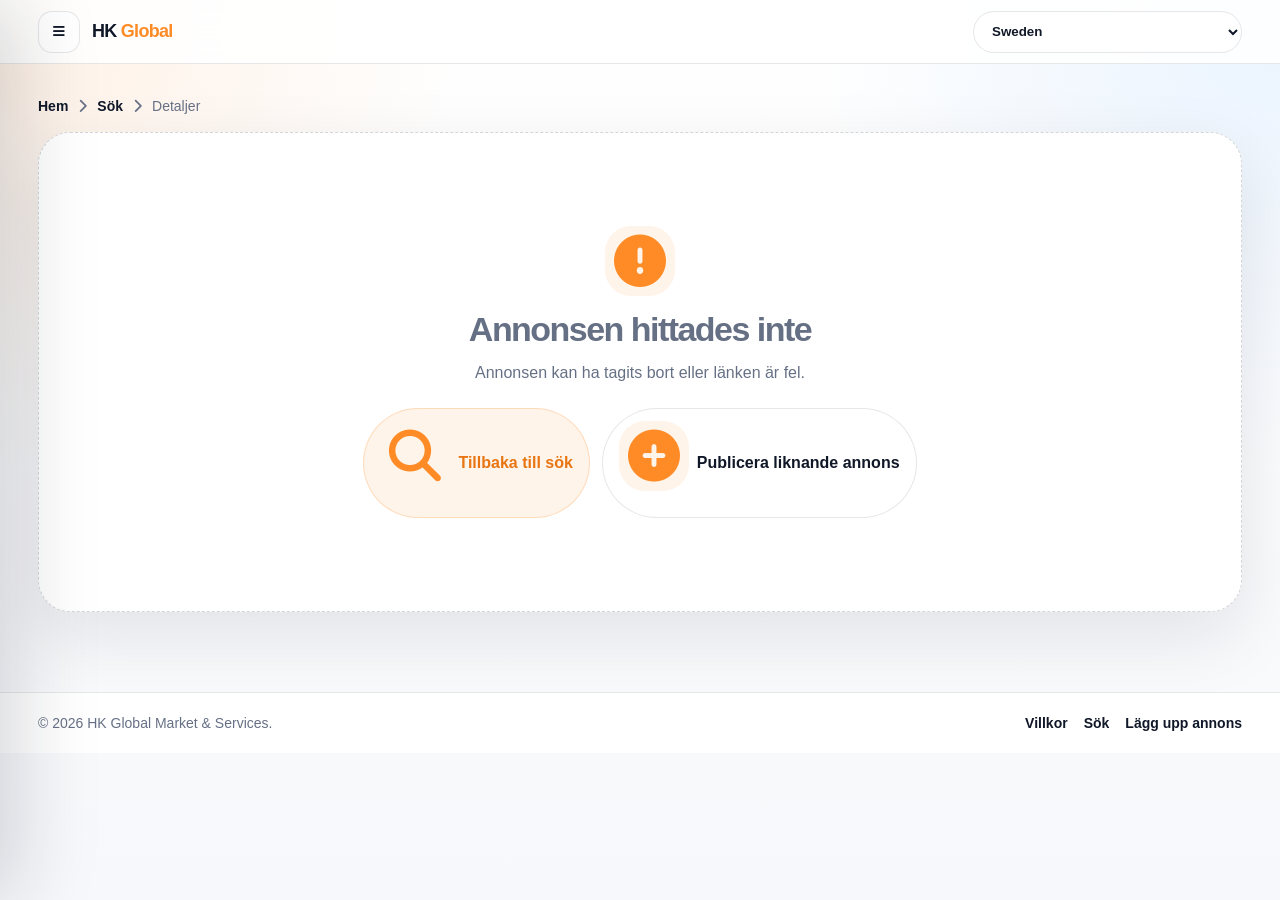
<file: details.html>
<!DOCTYPE html>
<html lang="en" dir="ltr">
<head>
  <meta charset="UTF-8" />
  <meta name="viewport" content="width=device-width, initial-scale=1.0" />

  <title>Listing Details | HK Global Market & Services</title>
  <meta name="description" content="View full listing details by country, category, and service type." />

  <link rel="stylesheet" href="assets/css/style.css" />

  <link
    rel="stylesheet"
    href="https://cdnjs.cloudflare.com/ajax/libs/font-awesome/6.5.2/css/all.min.css"
  />

  <style>
    :root {
      --orange: #ff8b26;
      --orange-dark: #e87512;
      --dark: #101828;
      --muted: #667085;
      --line: rgba(16, 24, 40, 0.1);
      --soft: #f8fafc;
      --white: #ffffff;
      --shadow: 0 24px 70px rgba(16, 24, 40, 0.1);
      --radius: 28px;
    }

    * {
      box-sizing: border-box;
    }

    body {
      margin: 0;
      font-family: Arial, Helvetica, sans-serif;
      background:
        radial-gradient(circle at top left, rgba(255, 139, 38, 0.12), transparent 30%),
        radial-gradient(circle at top right, rgba(46, 144, 250, 0.1), transparent 30%),
        linear-gradient(180deg, #ffffff 0%, #f7f8fb 100%);
      color: var(--dark);
    }

    body[dir="rtl"] {
      direction: rtl;
      text-align: right;
    }

    a {
      color: inherit;
      text-decoration: none;
    }

    button,
    input,
    select {
      font-family: inherit;
    }

    .topbar {
      position: sticky;
      top: 0;
      z-index: 50;
      height: 64px;
      background: rgba(255, 255, 255, 0.88);
      backdrop-filter: blur(18px);
      border-bottom: 1px solid var(--line);
    }

    .topbar-inner {
      height: 100%;
      max-width: 1240px;
      margin: 0 auto;
      padding: 0 18px;
      display: flex;
      align-items: center;
      justify-content: space-between;
      gap: 14px;
    }

    .top-left,
    .top-right {
      display: flex;
      align-items: center;
      gap: 12px;
    }

    .menu-toggle,
    .sidebar-close {
      width: 42px;
      height: 42px;
      border-radius: 14px;
      border: 1px solid var(--line);
      background: #fff;
      cursor: pointer;
      display: grid;
      place-items: center;
      color: var(--dark);
    }

    .brand {
      font-size: 18px;
      font-weight: 900;
      letter-spacing: -0.04em;
      white-space: nowrap;
    }

    .brand span {
      color: var(--orange);
    }

    .top-country {
      min-width: 220px;
      max-width: 320px;
      height: 42px;
      border-radius: 999px;
      border: 1px solid var(--line);
      padding: 0 14px;
      background: #fff;
      color: var(--dark);
      outline: none;
    }

    .sidebar-backdrop {
      position: fixed;
      inset: 0;
      background: rgba(16, 24, 40, 0.42);
      z-index: 80;
      opacity: 0;
      pointer-events: none;
      transition: 0.25s ease;
    }

    .sidebar-backdrop.open {
      opacity: 1;
      pointer-events: auto;
    }

    .sidebar {
      position: fixed;
      top: 0;
      bottom: 0;
      left: 0;
      width: 320px;
      background: #fff;
      z-index: 90;
      transform: translateX(-105%);
      transition: 0.25s ease;
      box-shadow: 30px 0 80px rgba(16, 24, 40, 0.18);
      display: flex;
      flex-direction: column;
    }

    body[dir="rtl"] .sidebar {
      left: auto;
      right: 0;
      transform: translateX(105%);
      box-shadow: -30px 0 80px rgba(16, 24, 40, 0.18);
    }

    .sidebar.open {
      transform: translateX(0);
    }

    .sidebar-header {
      padding: 20px;
      border-bottom: 1px solid var(--line);
      display: flex;
      align-items: center;
      justify-content: space-between;
    }

    .sidebar-title {
      font-size: 20px;
      font-weight: 900;
    }

    .sidebar-title span {
      color: var(--orange);
    }

    .sidebar-nav {
      padding: 18px;
      display: grid;
      gap: 8px;
      overflow: auto;
    }

    .sidebar-link {
      display: flex;
      align-items: center;
      gap: 12px;
      padding: 13px 14px;
      border-radius: 16px;
      color: #344054;
      font-weight: 800;
    }

    .sidebar-link:hover,
    .sidebar-link.active {
      background: #fff4ea;
      color: var(--orange-dark);
    }

    .sidebar-divider {
      height: 1px;
      background: var(--line);
      margin: 8px 0;
    }

    .sidebar-footer {
      margin-top: auto;
      padding: 18px 20px;
      border-top: 1px solid var(--line);
      color: var(--muted);
      font-size: 13px;
    }

    .page {
      max-width: 1240px;
      margin: 0 auto;
      padding: 34px 18px 80px;
    }

    .breadcrumb {
      display: flex;
      align-items: center;
      gap: 10px;
      color: var(--muted);
      font-size: 14px;
      margin-bottom: 18px;
      flex-wrap: wrap;
    }

    .breadcrumb a {
      font-weight: 800;
      color: var(--dark);
    }

    .details-layout {
      display: grid;
      grid-template-columns: minmax(0, 1fr) 360px;
      gap: 24px;
      align-items: start;
    }

    .main-card,
    .side-card,
    .info-card {
      background: rgba(255, 255, 255, 0.94);
      border: 1px solid var(--line);
      border-radius: var(--radius);
      box-shadow: var(--shadow);
      overflow: hidden;
    }

    .gallery {
      background:
        radial-gradient(circle at top right, rgba(255, 139, 38, 0.18), transparent 35%),
        linear-gradient(135deg, #f2f4f7, #ffffff);
      min-height: 390px;
      display: grid;
      place-items: center;
      position: relative;
      overflow: hidden;
    }

    .gallery-main {
      width: 100%;
      height: 390px;
      object-fit: cover;
      display: block;
    }

    .gallery-empty {
      display: grid;
      place-items: center;
      gap: 12px;
      color: var(--orange);
      font-size: 56px;
      text-align: center;
    }

    .gallery-empty span {
      display: block;
      color: var(--muted);
      font-size: 14px;
      font-weight: 800;
    }

    .gallery-badge {
      position: absolute;
      top: 18px;
      left: 18px;
      display: inline-flex;
      align-items: center;
      gap: 8px;
      border-radius: 999px;
      background: rgba(255, 255, 255, 0.94);
      color: var(--orange-dark);
      padding: 10px 14px;
      font-weight: 900;
      font-size: 13px;
      box-shadow: 0 10px 26px rgba(16, 24, 40, 0.12);
    }

    body[dir="rtl"] .gallery-badge {
      left: auto;
      right: 18px;
    }

    .thumbs {
      display: flex;
      gap: 10px;
      padding: 14px 18px 0;
      overflow-x: auto;
    }

    .thumb {
      width: 82px;
      height: 66px;
      border-radius: 16px;
      border: 2px solid transparent;
      object-fit: cover;
      cursor: pointer;
      background: #f2f4f7;
      flex: 0 0 auto;
    }

    .thumb.active {
      border-color: var(--orange);
    }

    .content {
      padding: 24px;
    }

    .topline {
      display: flex;
      justify-content: space-between;
      gap: 16px;
      align-items: flex-start;
      margin-bottom: 16px;
      flex-wrap: wrap;
    }

    .category-pill {
      display: inline-flex;
      align-items: center;
      gap: 8px;
      border-radius: 999px;
      padding: 10px 14px;
      background: #fff4ea;
      color: var(--orange-dark);
      font-weight: 900;
      font-size: 13px;
    }

    .date-text {
      color: var(--muted);
      font-size: 13px;
      font-weight: 800;
    }

    .title {
      margin: 0 0 12px;
      font-size: clamp(30px, 4vw, 52px);
      line-height: 1.02;
      letter-spacing: -0.055em;
    }

    .price {
      font-size: 34px;
      font-weight: 950;
      color: var(--orange);
      margin-bottom: 18px;
    }

    .meta-grid {
      display: grid;
      grid-template-columns: repeat(3, minmax(0, 1fr));
      gap: 12px;
      margin: 20px 0;
    }

    .meta-item {
      border: 1px solid var(--line);
      background: #fff;
      border-radius: 20px;
      padding: 16px;
      display: grid;
      gap: 8px;
    }

    .meta-item i {
      color: var(--orange);
      font-size: 18px;
    }

    .meta-item span {
      color: var(--muted);
      font-size: 12px;
      font-weight: 900;
    }

    .meta-item strong {
      color: var(--dark);
      font-size: 15px;
      line-height: 1.4;
    }

    .section-title {
      margin: 28px 0 14px;
      font-size: 22px;
      letter-spacing: -0.035em;
    }

    .description {
      color: #475467;
      line-height: 1.85;
      white-space: pre-wrap;
      margin: 0;
    }

    .details-table {
      display: grid;
      gap: 10px;
    }

    .detail-row {
      display: grid;
      grid-template-columns: 220px minmax(0, 1fr);
      gap: 12px;
      border: 1px solid var(--line);
      border-radius: 18px;
      padding: 14px 16px;
      background: #fff;
      align-items: start;
    }

    .detail-row span {
      color: var(--muted);
      font-weight: 900;
      font-size: 13px;
      line-height: 1.5;
    }

    .detail-row strong {
      color: var(--dark);
      line-height: 1.5;
      word-break: break-word;
    }

    .side-card {
      position: sticky;
      top: 84px;
      padding: 22px;
    }

    .seller-header {
      display: flex;
      align-items: center;
      gap: 14px;
      margin-bottom: 18px;
    }

    .seller-avatar {
      width: 58px;
      height: 58px;
      border-radius: 20px;
      background: #fff4ea;
      color: var(--orange);
      display: grid;
      place-items: center;
      font-size: 24px;
      flex: 0 0 auto;
    }

    .seller-header h3 {
      margin: 0 0 4px;
      font-size: 20px;
    }

    .seller-header p {
      margin: 0;
      color: var(--muted);
      font-size: 13px;
    }

    .contact-actions {
      display: grid;
      gap: 10px;
    }

    .contact-btn {
      min-height: 48px;
      border-radius: 999px;
      border: 1px solid var(--line);
      background: #fff;
      display: flex;
      align-items: center;
      justify-content: center;
      gap: 9px;
      font-weight: 900;
      color: var(--dark);
    }

    .contact-btn.primary {
      background: var(--orange);
      border-color: var(--orange);
      color: #fff;
      box-shadow: 0 16px 40px rgba(255, 139, 38, 0.3);
    }

    .contact-btn.dark {
      background: var(--dark);
      border-color: var(--dark);
      color: #fff;
    }

    .warning-box {
      margin-top: 16px;
      padding: 14px;
      border-radius: 18px;
      background: #f8fafc;
      border: 1px dashed rgba(16, 24, 40, 0.16);
      color: var(--muted);
      line-height: 1.65;
      font-size: 13px;
    }

    .quick-info {
      margin-top: 18px;
      display: grid;
      gap: 10px;
    }

    .quick-row {
      display: flex;
      align-items: center;
      justify-content: space-between;
      gap: 12px;
      padding: 12px 0;
      border-top: 1px solid var(--line);
      color: var(--muted);
      font-size: 14px;
    }

    .quick-row strong {
      color: var(--dark);
      text-align: end;
    }

    .related-actions {
      display: flex;
      gap: 12px;
      flex-wrap: wrap;
      margin-top: 22px;
    }

    .soft-link {
      display: inline-flex;
      align-items: center;
      gap: 8px;
      border-radius: 999px;
      padding: 12px 16px;
      background: #fff;
      border: 1px solid var(--line);
      font-weight: 900;
      color: var(--dark);
    }

    .soft-link.orange {
      background: #fff4ea;
      color: var(--orange-dark);
      border-color: rgba(255, 139, 38, 0.25);
    }

    .empty-state {
      min-height: 480px;
      display: grid;
      place-items: center;
      text-align: center;
      background: #fff;
      border: 1px dashed rgba(16, 24, 40, 0.18);
      border-radius: 32px;
      box-shadow: var(--shadow);
      padding: 36px;
    }

    .empty-state i {
      font-size: 52px;
      color: var(--orange);
      margin-bottom: 14px;
    }

    .empty-state h1 {
      margin: 0 0 10px;
      font-size: 34px;
      letter-spacing: -0.045em;
    }

    .empty-state p {
      margin: 0 0 20px;
      color: var(--muted);
      line-height: 1.7;
    }

    .footer {
      border-top: 1px solid var(--line);
      background: #fff;
      color: var(--muted);
    }

    .footer-inner {
      max-width: 1240px;
      margin: 0 auto;
      padding: 22px 18px;
      display: flex;
      justify-content: space-between;
      gap: 14px;
      flex-wrap: wrap;
      font-size: 14px;
    }

    .footer-links {
      display: flex;
      gap: 16px;
      font-weight: 800;
      color: var(--dark);
    }

    body.menu-open {
      overflow: hidden;
    }

    @media (max-width: 980px) {
      .details-layout {
        grid-template-columns: 1fr;
      }

      .side-card {
        position: static;
      }

      .meta-grid {
        grid-template-columns: repeat(2, minmax(0, 1fr));
      }
    }

    @media (max-width: 620px) {
      .top-country {
        min-width: 150px;
        max-width: 180px;
        font-size: 12px;
      }

      .brand {
        font-size: 15px;
      }

      .page {
        padding-top: 24px;
      }

      .gallery,
      .gallery-main {
        height: 300px;
        min-height: 300px;
      }

      .content,
      .side-card {
        padding: 18px;
      }

      .meta-grid {
        grid-template-columns: 1fr;
      }

      .detail-row {
        grid-template-columns: 1fr;
      }

      .title {
        font-size: 32px;
      }

      .price {
        font-size: 28px;
      }
    }
  </style>
</head>

<body>
  <header class="topbar">
    <div class="topbar-inner">
      <div class="top-left">
        <button class="menu-toggle" id="menuToggle" type="button" aria-label="Open menu">
          <i class="fa-solid fa-bars"></i>
        </button>

        <a class="brand" href="index.html">HK <span>Global</span></a>
      </div>

      <div class="top-right">
        <select class="top-country" id="countrySelect" aria-label="Choose country"></select>
      </div>
    </div>
  </header>

  <div class="sidebar-backdrop" id="sidebarBackdrop"></div>

  <aside class="sidebar" id="sidebar">
    <div class="sidebar-header">
      <div class="sidebar-title">HK <span>Global</span></div>

      <button class="sidebar-close" id="sidebarClose" type="button" aria-label="Close menu">
        <i class="fa-solid fa-xmark"></i>
      </button>
    </div>

    <nav class="sidebar-nav">
      <a class="sidebar-link" href="index.html">
        <i class="fa-solid fa-house"></i>
        <span data-i18n="home">Home</span>
      </a>

      <a class="sidebar-link" href="search.html">
        <i class="fa-solid fa-magnifying-glass"></i>
        <span data-i18n="search">Search</span>
      </a>

      <a class="sidebar-link" href="sell.html">
        <i class="fa-solid fa-circle-plus"></i>
        <span data-i18n="postAd">Post ad</span>
      </a>

      <a class="sidebar-link" href="account.html">
        <i class="fa-solid fa-user"></i>
        <span data-i18n="account">My account</span>
      </a>

      <a class="sidebar-link" href="favorites.html">
        <i class="fa-solid fa-heart"></i>
        <span data-i18n="favorites">Favorites</span>
      </a>

      <a class="sidebar-link" href="messages.html">
        <i class="fa-solid fa-envelope"></i>
        <span data-i18n="messages">Messages</span>
      </a>

      <a class="sidebar-link" href="dashboard.html">
        <i class="fa-solid fa-chart-line"></i>
        <span data-i18n="dashboard">Dashboard</span>
      </a>

      <div class="sidebar-divider"></div>

      <a class="sidebar-link" href="terms.html">
        <i class="fa-solid fa-shield-halved"></i>
        <span data-i18n="terms">Terms</span>
      </a>

      <a class="sidebar-link" href="login.html">
        <i class="fa-solid fa-right-to-bracket"></i>
        <span data-i18n="login">Login</span>
      </a>

      <a class="sidebar-link" href="register.html">
        <i class="fa-solid fa-user-plus"></i>
        <span data-i18n="register">Create account</span>
      </a>
    </nav>

    <div class="sidebar-footer">HK Global Market & Services · 2026</div>
  </aside>

  <main class="page">
    <div class="breadcrumb">
      <a href="index.html" data-i18n="home">Home</a>
      <i class="fa-solid fa-chevron-right"></i>
      <a href="search.html" data-i18n="search">Search</a>
      <i class="fa-solid fa-chevron-right"></i>
      <span data-i18n="details">Details</span>
    </div>

    <div id="detailsRoot"></div>
  </main>

  <footer class="footer">
    <div class="footer-inner">
      <div>© 2026 HK Global Market & Services.</div>

      <div class="footer-links">
        <a href="terms.html" data-i18n="terms">Terms</a>
        <a href="search.html" data-i18n="search">Search</a>
        <a href="sell.html" data-i18n="postAd">Post ad</a>
      </div>
    </div>
  </footer>

  <script src="assets/js/countries.js"></script>
  <script src="assets/js/categories.js"></script>

  <script>
    (function () {
      "use strict";

      const STORAGE = {
        country: "amg_country_code",
        countryLabel: "amg_country_label",
        lang: "amg_country_lang"
      };

      const $ = (selector, scope = document) => scope.querySelector(selector);
      const $$ = (selector, scope = document) => Array.from(scope.querySelectorAll(selector));

      const DICT = {
        en: {
          home: "Home", search: "Search", postAd: "Post ad", account: "My account",
          favorites: "Favorites", messages: "Messages", dashboard: "Dashboard",
          terms: "Terms", login: "Login", register: "Create account",
          details: "Details", listingDetails: "Listing details", description: "Description",
          detailedInfo: "Detailed information", seller: "Seller / Provider",
          contactSeller: "Contact seller", call: "Call", email: "Email", whatsapp: "WhatsApp",
          city: "City", country: "Country", category: "Category", type: "Type",
          condition: "Condition", address: "Address", date: "Published", price: "Price",
          noPrice: "Ask price", noImage: "No image available", notFound: "Listing not found",
          notFoundText: "The advertisement may have been removed or the link is incorrect.",
          backSearch: "Back to search", publishAd: "Publish similar ad",
          safety: "Safety note", safetyText: "Check the item or service carefully before payment. Use safe public places when meeting and avoid sending money before verification.",
          share: "Share", copyLink: "Copy link", copied: "Link copied"
        },

        ar: {
          home: "الرئيسية", search: "البحث", postAd: "نشر إعلان", account: "حسابي",
          favorites: "المفضلة", messages: "الرسائل", dashboard: "لوحة التحكم",
          terms: "الشروط", login: "تسجيل الدخول", register: "إنشاء حساب",
          details: "التفاصيل", listingDetails: "تفاصيل الإعلان", description: "الوصف",
          detailedInfo: "المعلومات التفصيلية", seller: "البائع / مقدم الخدمة",
          contactSeller: "تواصل مع المعلن", call: "اتصال", email: "البريد", whatsapp: "واتساب",
          city: "المدينة", country: "الدولة", category: "الفئة", type: "نوع الإعلان",
          condition: "الحالة", address: "العنوان", date: "تاريخ النشر", price: "السعر",
          noPrice: "السعر عند التواصل", noImage: "لا توجد صورة", notFound: "الإعلان غير موجود",
          notFoundText: "قد يكون الإعلان محذوفاً أو الرابط غير صحيح.",
          backSearch: "العودة إلى البحث", publishAd: "نشر إعلان مشابه",
          safety: "ملاحظة أمان", safetyText: "تحقق من السلعة أو الخدمة جيداً قبل الدفع. استخدم مكاناً عاماً آمناً عند المقابلة وتجنب إرسال المال قبل التأكد.",
          share: "مشاركة", copyLink: "نسخ الرابط", copied: "تم نسخ الرابط"
        },

        sv: {
          home: "Hem", search: "Sök", postAd: "Lägg upp annons", account: "Mitt konto",
          favorites: "Favoriter", messages: "Meddelanden", dashboard: "Panel",
          terms: "Villkor", login: "Logga in", register: "Skapa konto",
          details: "Detaljer", listingDetails: "Annonsdetaljer", description: "Beskrivning",
          detailedInfo: "Detaljerad information", seller: "Säljare / Leverantör",
          contactSeller: "Kontakta säljare", call: "Ring", email: "E-post", whatsapp: "WhatsApp",
          city: "Stad", country: "Land", category: "Kategori", type: "Typ",
          condition: "Skick", address: "Adress", date: "Publicerad", price: "Pris",
          noPrice: "Fråga pris", noImage: "Ingen bild", notFound: "Annonsen hittades inte",
          notFoundText: "Annonsen kan ha tagits bort eller länken är fel.",
          backSearch: "Tillbaka till sök", publishAd: "Publicera liknande annons",
          safety: "Säkerhetsnotis", safetyText: "Kontrollera varan eller tjänsten noggrant före betalning. Använd säkra offentliga platser vid möte och undvik att skicka pengar innan verifiering.",
          share: "Dela", copyLink: "Kopiera länk", copied: "Länk kopierad"
        },

        de: {},
        tr: {},
        fr: {},
        es: {},
        it: {},
        pt: {},
        nl: {}
      };

      DICT.de = DICT.en;
      DICT.tr = DICT.en;
      DICT.fr = DICT.en;
      DICT.es = DICT.en;
      DICT.it = DICT.en;
      DICT.pt = DICT.en;
      DICT.nl = DICT.en;

      const FALLBACK_COUNTRIES = [
        { code: "SE", labels: { en: "Sweden", ar: "السويد", sv: "Sverige" }, lang: "sv", currency: "SEK" },
        { code: "DE", labels: { en: "Germany", ar: "ألمانيا", sv: "Tyskland" }, lang: "de", currency: "EUR" },
        { code: "SY", labels: { en: "Syria", ar: "سوريا", sv: "Syrien" }, lang: "ar", currency: "USD" }
      ];

      const FALLBACK_CATEGORIES = [
        { id: "private-cars", group: "vehicles", labels: { en: "Private cars", ar: "سيارات خاصة", sv: "Personbilar" }, icon: "fa-car" },
        { id: "cars", group: "vehicles", labels: { en: "Private cars", ar: "سيارات خاصة", sv: "Personbilar" }, icon: "fa-car" },
        { id: "rental-cars", group: "vehicles", labels: { en: "Rental cars", ar: "سيارات للإيجار", sv: "Hyrbilar" }, icon: "fa-key" },
        { id: "motorcycles", group: "vehicles", labels: { en: "Motorcycles", ar: "دراجات نارية", sv: "Motorcyklar" }, icon: "fa-motorcycle" },
        { id: "bicycles", group: "vehicles", labels: { en: "Bicycles", ar: "دراجات هوائية", sv: "Cyklar" }, icon: "fa-bicycle" },
        { id: "small-trucks", group: "vehicles", labels: { en: "Small trucks", ar: "شاحنات صغيرة", sv: "Små lastbilar" }, icon: "fa-truck-pickup" },
        { id: "large-trucks", group: "vehicles", labels: { en: "Large trucks", ar: "شاحنات كبيرة", sv: "Stora lastbilar" }, icon: "fa-truck" },
        { id: "heavy-trucks", group: "vehicles", labels: { en: "Heavy trucks", ar: "شاحنات كبيرة", sv: "Tunga lastbilar" }, icon: "fa-truck" },
        { id: "vehicle-parts", group: "vehicles", labels: { en: "Vehicle parts", ar: "قطع غيار مركبات", sv: "Fordonsdelar" }, icon: "fa-gears" },

        { id: "property-sale", group: "realEstate", labels: { en: "Property for sale", ar: "عقار للبيع", sv: "Bostad till salu" }, icon: "fa-house" },
        { id: "property-rent", group: "realEstate", labels: { en: "Property for rent", ar: "عقار للإيجار", sv: "Bostad att hyra" }, icon: "fa-building" },
        { id: "houses", group: "realEstate", labels: { en: "Houses", ar: "منازل", sv: "Hus" }, icon: "fa-house" },
        { id: "apartments", group: "realEstate", labels: { en: "Apartments", ar: "شقق", sv: "Lägenheter" }, icon: "fa-building" },
        { id: "rooms", group: "realEstate", labels: { en: "Rooms", ar: "غرف", sv: "Rum" }, icon: "fa-door-open" },
        { id: "commercial-property", group: "realEstate", labels: { en: "Commercial property", ar: "عقار تجاري", sv: "Kommersiell fastighet" }, icon: "fa-warehouse" },
        { id: "commercial-real-estate", group: "realEstate", labels: { en: "Commercial property", ar: "عقار تجاري", sv: "Kommersiell fastighet" }, icon: "fa-warehouse" },
        { id: "lands", group: "realEstate", labels: { en: "Land", ar: "أراضي", sv: "Mark" }, icon: "fa-map" },
        { id: "agricultural-lands", group: "realEstate", labels: { en: "Agricultural lands", ar: "أراضٍ زراعية", sv: "Jordbruksmark" }, icon: "fa-tractor" },
        { id: "farms", group: "realEstate", labels: { en: "Farms", ar: "أراضٍ زراعية", sv: "Jordbruksmark" }, icon: "fa-tractor" },

        { id: "phones", group: "electronics", labels: { en: "Phones", ar: "هواتف", sv: "Telefoner" }, icon: "fa-mobile-screen" },
        { id: "computers", group: "electronics", labels: { en: "Computers", ar: "كمبيوترات", sv: "Datorer" }, icon: "fa-computer" },
        { id: "tv-audio", group: "electronics", labels: { en: "TV and audio", ar: "تلفزيون وصوتيات", sv: "TV och ljud" }, icon: "fa-tv" },
        { id: "gaming", group: "electronics", labels: { en: "Gaming", ar: "ألعاب", sv: "Gaming" }, icon: "fa-gamepad" },

        { id: "furniture", group: "home", labels: { en: "Furniture", ar: "أثاث", sv: "Möbler" }, icon: "fa-couch" },
        { id: "appliances", group: "home", labels: { en: "Appliances", ar: "أجهزة منزلية", sv: "Vitvaror" }, icon: "fa-blender" },
        { id: "home-appliances", group: "home", labels: { en: "Appliances", ar: "أجهزة منزلية", sv: "Vitvaror" }, icon: "fa-blender" },
        { id: "home-tools", group: "home", labels: { en: "Home tools", ar: "أدوات منزلية", sv: "Hemverktyg" }, icon: "fa-screwdriver" },

        { id: "shops", group: "business", labels: { en: "Shops", ar: "محلات", sv: "Butiker" }, icon: "fa-store" },
        { id: "restaurants", group: "business", labels: { en: "Restaurants and cafés", ar: "مطاعم ومقاهي", sv: "Restauranger och caféer" }, icon: "fa-utensils" },
        { id: "business-sale", group: "business", labels: { en: "Business for sale", ar: "مشروع للبيع", sv: "Företag till salu" }, icon: "fa-handshake" },
        { id: "business-for-sale", group: "business", labels: { en: "Business for sale", ar: "مشروع للبيع", sv: "Företag till salu" }, icon: "fa-handshake" },

        { id: "vehicle-service", group: "services", labels: { en: "Vehicle service", ar: "صيانة مركبات", sv: "Fordonsservice" }, icon: "fa-car-burst" },
        { id: "car-service", group: "services", labels: { en: "Vehicle service", ar: "صيانة مركبات", sv: "Fordonsservice" }, icon: "fa-car-burst" },
        { id: "home-maintenance", group: "services", labels: { en: "Home maintenance", ar: "صيانة منازل", sv: "Hemunderhåll" }, icon: "fa-house-circle-check" },
        { id: "company-maintenance", group: "services", labels: { en: "Company maintenance", ar: "صيانة شركات", sv: "Företagsunderhåll" }, icon: "fa-building-circle-check" },
        { id: "device-repair", group: "services", labels: { en: "Device repair", ar: "إصلاح أجهزة", sv: "Enhetsreparation" }, icon: "fa-screwdriver-wrench" },
        { id: "cleaning", group: "services", labels: { en: "Cleaning", ar: "تنظيف", sv: "Städning" }, icon: "fa-broom" },
        { id: "cleaning-services", group: "services", labels: { en: "Cleaning", ar: "تنظيف", sv: "Städning" }, icon: "fa-broom" },
        { id: "transport", group: "services", labels: { en: "Transport and delivery", ar: "نقل وتوصيل", sv: "Transport och leverans" }, icon: "fa-truck-fast" },
        { id: "transport-delivery", group: "services", labels: { en: "Transport and delivery", ar: "نقل وتوصيل", sv: "Transport och leverans" }, icon: "fa-truck-fast" },

        { id: "private-lessons", group: "education", labels: { en: "Private lessons", ar: "دروس خصوصية", sv: "Privatlektioner" }, icon: "fa-chalkboard-user" },
        { id: "language-courses", group: "education", labels: { en: "Language courses", ar: "دورات لغات", sv: "Språkkurser" }, icon: "fa-language" },
        { id: "online-courses", group: "education", labels: { en: "Online courses", ar: "دورات أونلاين", sv: "Onlinekurser" }, icon: "fa-laptop-file" },

        { id: "web-design", group: "digital", labels: { en: "Web design", ar: "تصميم مواقع", sv: "Webbdesign" }, icon: "fa-globe" },
        { id: "programming", group: "digital", labels: { en: "Programming", ar: "برمجة", sv: "Programmering" }, icon: "fa-code" },
        { id: "graphic-design", group: "digital", labels: { en: "Graphic design", ar: "تصميم جرافيك", sv: "Grafisk design" }, icon: "fa-pen-nib" },
        { id: "marketing", group: "digital", labels: { en: "Digital marketing", ar: "تسويق رقمي", sv: "Digital marknadsföring" }, icon: "fa-bullhorn" },
        { id: "digital-marketing", group: "digital", labels: { en: "Digital marketing", ar: "تسويق رقمي", sv: "Digital marknadsföring" }, icon: "fa-bullhorn" }
      ];

      const SAMPLE_LISTINGS = [
        {
          id: "sample-car-1",
          countryCode: "SE",
          countryLabel: "Sweden",
          categoryId: "private-cars",
          title: "Volvo XC60 2021",
          city: "Stockholm",
          price: 245000,
          currency: "SEK",
          listingType: "Vehicle for sale",
          condition: "Excellent",
          sellerName: "HK Motor",
          phone: "+46123456789",
          email: "info@example.com",
          whatsapp: "+46123456789",
          address: "Stockholm",
          description: "Well maintained family car with automatic transmission and full service history.\n\n----- Ad details -----\nBrand: Volvo\nModel: XC60\nYear: 2021\nMileage km: 85000\nFuel: Diesel\nTransmission: Automatic\nInspection: Valid",
          createdAt: "2026-01-20T10:00:00Z"
        },
        {
          id: "sample-home-1",
          countryCode: "SE",
          countryLabel: "Sweden",
          categoryId: "property-rent",
          title: "Apartment for rent",
          city: "Göteborg",
          price: 9500,
          currency: "SEK",
          listingType: "Property for rent",
          condition: "Ready to move",
          sellerName: "Property Office",
          phone: "+46111222333",
          email: "rent@example.com",
          address: "Göteborg",
          description: "Bright apartment close to public transport, shops, and services.\n\n----- Ad details -----\nProperty type: Apartment\nPurpose: For rent\nArea m²: 65\nRooms: 2\nFurnished: Partly\nDeposit: 2 months",
          createdAt: "2026-01-18T10:00:00Z"
        },
        {
          id: "sample-service-1",
          countryCode: "SE",
          countryLabel: "Sweden",
          categoryId: "home-maintenance",
          title: "Home maintenance service",
          city: "Malmö",
          price: 450,
          currency: "SEK",
          listingType: "I provide this service",
          condition: "Available now",
          sellerName: "Service Center",
          phone: "+46700000000",
          whatsapp: "+46700000000",
          description: "Professional repair and maintenance for homes and small offices.\n\n----- Ad details -----\nService type: Home maintenance\nService method: Customer location\nService area: Malmö\nPrice model: Hourly\nExperience: 5 years\nGuarantee: Yes",
          createdAt: "2026-01-17T10:00:00Z"
        },
        {
          id: "sample-phone-1",
          countryCode: "DE",
          countryLabel: "Germany",
          categoryId: "phones",
          title: "iPhone 14 Pro",
          city: "Berlin",
          price: 680,
          currency: "EUR",
          listingType: "For sale",
          condition: "Excellent",
          sellerName: "Private seller",
          email: "seller@example.com",
          description: "Excellent condition, original box, charger, and invoice available.\n\n----- Ad details -----\nBrand: Apple\nModel: iPhone 14 Pro\nStorage: 128 GB\nWarranty: No\nBattery: 91%\nInvoice: Available",
          createdAt: "2026-01-19T10:00:00Z"
        },
        {
          id: "sample-digital-1",
          countryCode: "SY",
          countryLabel: "Syria",
          categoryId: "web-design",
          title: "تصميم موقع احترافي",
          city: "Damascus",
          price: 150,
          currency: "USD",
          listingType: "Digital service",
          condition: "Available now",
          sellerName: "Digital Studio",
          whatsapp: "+963999999999",
          description: "تصميم مواقع حديثة ومتجاوبة للشركات والمتاجر والخدمات.\n\n----- Ad details -----\nDigital service type: Website\nDelivery time: 7 days\nTools: HTML, CSS, JavaScript\nRevisions: 2 revisions\nCustomer requirements: Logo, text, images",
          createdAt: "2026-01-21T10:00:00Z"
        }
      ];

      function currentLang() {
        const lang = localStorage.getItem(STORAGE.lang) || document.documentElement.lang || "en";
        return String(lang).slice(0, 2).toLowerCase();
      }

      function t(key) {
        const lang = currentLang();
        return (DICT[lang] && DICT[lang][key]) || DICT.en[key] || key;
      }

      function localText(obj, fallback = "") {
        const lang = currentLang();

        if (!obj) return fallback;
        if (typeof obj === "string") return obj;

        if (obj.labels) {
          return obj.labels[lang] || obj.labels.en || obj.labels.ar || obj.name || fallback;
        }

        if (obj.names) {
          return obj.names[lang] || obj.names.en || obj.names.ar || obj.name || fallback;
        }

        return obj.label || obj.name || fallback;
      }

      function getCountries() {
        const external = window.AMG_COUNTRIES || window.COUNTRIES || window.countries || [];
        return external.length ? external : FALLBACK_COUNTRIES;
      }

      function getCategories() {
        const external = window.AMG_CATEGORIES || window.CATEGORIES || window.categories || [];
        return external.length ? external.concat(FALLBACK_CATEGORIES) : FALLBACK_CATEGORIES;
      }

      function countryCode(country) {
        return country?.code || country?.id || country?.iso2 || country?.value || "";
      }

      function countryLang(country) {
        return String(country?.lang || country?.language || country?.defaultLang || "en").slice(0, 2).toLowerCase();
      }

      function countryCurrency(country) {
        return country?.currency || country?.currencyCode || "";
      }

      function getCountryByCode(code) {
        const clean = String(code || "").toUpperCase();
        return getCountries().find((c) => String(countryCode(c)).toUpperCase() === clean) || getCountries()[0] || null;
      }

      function getCategory(id) {
        return getCategories().find((c) => c.id === id) || FALLBACK_CATEGORIES.find((c) => c.id === "private-cars") || FALLBACK_CATEGORIES[0];
      }

      function categoryLabel(category) {
        return localText(category, category?.id || "");
      }

      function categoryIcon(category) {
        return category?.icon || "fa-layer-group";
      }

      function escapeHtml(value) {
        return String(value || "")
          .replaceAll("&", "&amp;")
          .replaceAll("<", "&lt;")
          .replaceAll(">", "&gt;")
          .replaceAll('"', "&quot;")
          .replaceAll("'", "&#039;");
      }

      function formatPrice(listing) {
        const price = Number(listing.price || 0);

        if (!price) return t("noPrice");

        return new Intl.NumberFormat(undefined, {
          maximumFractionDigits: 0
        }).format(price) + " " + (listing.currency || "");
      }

      function formatDate(date) {
        if (!date) return "-";

        try {
          return new Date(date).toLocaleDateString();
        } catch {
          return "-";
        }
      }

      function applyTranslations() {
        $$("[data-i18n]").forEach((el) => {
          el.textContent = t(el.dataset.i18n);
        });
      }

      function fillCountrySelect() {
        const select = $("#countrySelect");
        const countries = getCountries();

        if (!select || !countries.length) return;

        const saved = localStorage.getItem(STORAGE.country) || countryCode(countries[0]);

        select.innerHTML = "";

        countries.forEach((country) => {
          const option = document.createElement("option");
          option.value = countryCode(country);
          option.textContent = localText(country, countryCode(country));
          select.appendChild(option);
        });

        select.value = saved;
      }

      function applyCountry(code) {
        const country = getCountryByCode(code);
        if (!country) return;

        const codeValue = countryCode(country);
        const lang = countryLang(country);
        const label = localText(country, codeValue);

        localStorage.setItem(STORAGE.country, codeValue);
        localStorage.setItem(STORAGE.countryLabel, label);
        localStorage.setItem(STORAGE.lang, lang);

        document.documentElement.lang = lang;
        document.documentElement.dir = lang === "ar" ? "rtl" : "ltr";
        document.body.setAttribute("dir", lang === "ar" ? "rtl" : "ltr");

        fillCountrySelect();
        applyTranslations();
        renderDetails();
      }

      function readStoredListings() {
        const keys = [
          "hk_global_market_listings",
          "amg_listings",
          "amg_ads",
          "automarket_listings",
          "automarket_ads",
          "hk_global_ads"
        ];

        let listings = [];

        keys.forEach((key) => {
          try {
            const value = JSON.parse(localStorage.getItem(key) || "[]");
            if (Array.isArray(value)) listings = listings.concat(value);
          } catch (error) {}
        });

        return listings.map((item, index) => normalizeListing(item, "stored-" + index));
      }

      function normalizeListing(item, fallbackId) {
        const categoryId = item.categoryId || item.category || item.type || "private-cars";
        const country = getCountryByCode(item.countryCode || item.country || item.country_code);
        const category = getCategory(categoryId);
        const images = Array.isArray(item.images)
          ? item.images
          : item.image
            ? [item.image]
            : item.imageUrl
              ? [item.imageUrl]
              : [];

        return {
          id: item.id || fallbackId,
          status: item.status || "active",
          title: item.title || item.name || "Untitled ad",
          listingType: item.listingType || item.type || "",
          condition: item.condition || "",
          price: item.price || "",
          currency: item.currency || countryCurrency(country) || "",
          countryCode: item.countryCode || item.country || item.country_code || countryCode(country),
          countryLabel: item.countryLabel || localText(country, item.countryCode || ""),
          city: item.city || item.location || "",
          address: item.address || item.area || "",
          categoryId,
          categoryLabel: item.categoryLabel || categoryLabel(category),
          categoryIcon: categoryIcon(category),
          description: item.description || item.details || "",
          sellerName: item.sellerName || item.name || item.seller || "",
          phone: item.phone || "",
          whatsapp: item.whatsapp || "",
          email: item.email || "",
          images,
          createdAt: item.createdAt || item.date || new Date().toISOString()
        };
      }

      function allListings() {
        const sample = SAMPLE_LISTINGS.map((item) => normalizeListing(item, item.id));
        return [...readStoredListings(), ...sample];
      }

      function getListingId() {
        const params = new URLSearchParams(window.location.search);
        return params.get("id") || params.get("listing") || params.get("ad");
      }

      function splitDescription(description) {
        const text = String(description || "");
        const markers = ["----- Ad details -----", "----- Category details -----"];

        let markerFound = "";

        for (const marker of markers) {
          if (text.includes(marker)) {
            markerFound = marker;
            break;
          }
        }

        if (!markerFound) {
          return {
            main: text.trim(),
            rows: []
          };
        }

        const parts = text.split(markerFound);
        const main = parts[0].trim();
        const detailText = parts.slice(1).join(markerFound).trim();

        const rows = detailText
          .split("\n")
          .map((line) => line.trim())
          .filter(Boolean)
          .map((line) => {
            const index = line.indexOf(":");

            if (index === -1) {
              return { label: t("details"), value: line };
            }

            return {
              label: line.slice(0, index).trim(),
              value: line.slice(index + 1).trim()
            };
          })
          .filter((row) => row.value);

        return { main, rows };
      }

      function renderEmpty() {
        $("#detailsRoot").innerHTML = `
          <div class="empty-state">
            <div>
              <i class="fa-solid fa-circle-exclamation"></i>
              <h1>${escapeHtml(t("notFound"))}</h1>
              <p>${escapeHtml(t("notFoundText"))}</p>

              <div class="related-actions" style="justify-content:center;">
                <a class="soft-link orange" href="search.html">
                  <i class="fa-solid fa-magnifying-glass"></i>
                  ${escapeHtml(t("backSearch"))}
                </a>

                <a class="soft-link" href="sell.html">
                  <i class="fa-solid fa-circle-plus"></i>
                  ${escapeHtml(t("publishAd"))}
                </a>
              </div>
            </div>
          </div>
        `;
      }

      function renderGallery(listing) {
        const images = listing.images || [];
        const categoryIcon = listing.categoryIcon || "fa-layer-group";

        if (!images.length) {
          return `
            <div class="gallery">
              <div class="gallery-badge">
                <i class="fa-solid ${escapeHtml(categoryIcon)}"></i>
                ${escapeHtml(listing.categoryLabel || "")}
              </div>

              <div class="gallery-empty">
                <i class="fa-solid ${escapeHtml(categoryIcon)}"></i>
                <span>${escapeHtml(t("noImage"))}</span>
              </div>
            </div>
          `;
        }

        const thumbs = images.length > 1
          ? `
            <div class="thumbs">
              ${images.map((src, index) => `
                <img
                  class="thumb ${index === 0 ? "active" : ""}"
                  src="${escapeHtml(src)}"
                  alt="${escapeHtml(listing.title)}"
                  data-thumb="${escapeHtml(src)}"
                />
              `).join("")}
            </div>
          `
          : "";

        return `
          <div class="gallery">
            <div class="gallery-badge">
              <i class="fa-solid ${escapeHtml(categoryIcon)}"></i>
              ${escapeHtml(listing.categoryLabel || "")}
            </div>

            <img
              class="gallery-main"
              id="mainImage"
              src="${escapeHtml(images[0])}"
              alt="${escapeHtml(listing.title)}"
            />
          </div>
          ${thumbs}
        `;
      }

      function renderDetailRows(rows) {
        if (!rows.length) return "";

        return `
          <h2 class="section-title">${escapeHtml(t("detailedInfo"))}</h2>

          <div class="details-table">
            ${rows.map((row) => `
              <div class="detail-row">
                <span>${escapeHtml(row.label)}</span>
                <strong>${escapeHtml(row.value)}</strong>
              </div>
            `).join("")}
          </div>
        `;
      }

      function contactButton(type, value, label, icon, extraClass) {
        if (!value) return "";

        let href = "#";

        if (type === "phone") href = "tel:" + value;
        if (type === "email") href = "mailto:" + value;
        if (type === "whatsapp") href = "https://wa.me/" + String(value).replace(/\D/g, "");

        return `
          <a
            class="contact-btn ${extraClass || ""}"
            href="${escapeHtml(href)}"
            ${type === "whatsapp" ? 'target="_blank" rel="noopener"' : ""}
          >
            <i class="fa-solid ${escapeHtml(icon)}"></i>
            ${escapeHtml(label)}
          </a>
        `;
      }

      function renderDetails() {
        const id = getListingId();
        const listing = allListings().find((item) => String(item.id) === String(id));

        if (!listing) {
          renderEmpty();
          return;
        }

        const parsed = splitDescription(listing.description);
        const mainDescription = parsed.main || listing.description || "";
        const rows = parsed.rows;

        const country = getCountryByCode(listing.countryCode);
        const countryName = listing.countryLabel || localText(country, listing.countryCode || "-");

        $("#detailsRoot").innerHTML = `
          <section class="details-layout">
            <article class="main-card">
              ${renderGallery(listing)}

              <div class="content">
                <div class="topline">
                  <div class="category-pill">
                    <i class="fa-solid ${escapeHtml(listing.categoryIcon || "fa-layer-group")}"></i>
                    ${escapeHtml(listing.categoryLabel || "")}
                  </div>

                  <div class="date-text">
                    ${escapeHtml(t("date"))}: ${escapeHtml(formatDate(listing.createdAt))}
                  </div>
                </div>

                <h1 class="title">${escapeHtml(listing.title)}</h1>

                <div class="price">${escapeHtml(formatPrice(listing))}</div>

                <div class="meta-grid">
                  <div class="meta-item">
                    <i class="fa-solid fa-location-dot"></i>
                    <span>${escapeHtml(t("city"))}</span>
                    <strong>${escapeHtml(listing.city || "-")}</strong>
                  </div>

                  <div class="meta-item">
                    <i class="fa-solid fa-flag"></i>
                    <span>${escapeHtml(t("country"))}</span>
                    <strong>${escapeHtml(countryName || "-")}</strong>
                  </div>

                  <div class="meta-item">
                    <i class="fa-solid fa-layer-group"></i>
                    <span>${escapeHtml(t("category"))}</span>
                    <strong>${escapeHtml(listing.categoryLabel || "-")}</strong>
                  </div>

                  <div class="meta-item">
                    <i class="fa-solid fa-tag"></i>
                    <span>${escapeHtml(t("type"))}</span>
                    <strong>${escapeHtml(listing.listingType || "-")}</strong>
                  </div>

                  <div class="meta-item">
                    <i class="fa-solid fa-circle-check"></i>
                    <span>${escapeHtml(t("condition"))}</span>
                    <strong>${escapeHtml(listing.condition || "-")}</strong>
                  </div>

                  <div class="meta-item">
                    <i class="fa-solid fa-map-location-dot"></i>
                    <span>${escapeHtml(t("address"))}</span>
                    <strong>${escapeHtml(listing.address || "-")}</strong>
                  </div>
                </div>

                <h2 class="section-title">${escapeHtml(t("description"))}</h2>
                <p class="description">${escapeHtml(mainDescription || "-")}</p>

                ${renderDetailRows(rows)}

                <div class="related-actions">
                  <a class="soft-link orange" href="search.html?country=${encodeURIComponent(listing.countryCode)}&category=${encodeURIComponent(listing.categoryId)}">
                    <i class="fa-solid fa-magnifying-glass"></i>
                    ${escapeHtml(t("backSearch"))}
                  </a>

                  <a class="soft-link" href="sell.html">
                    <i class="fa-solid fa-circle-plus"></i>
                    ${escapeHtml(t("publishAd"))}
                  </a>
                </div>
              </div>
            </article>

            <aside class="side-card">
              <div class="seller-header">
                <div class="seller-avatar">
                  <i class="fa-solid fa-user"></i>
                </div>

                <div>
                  <h3>${escapeHtml(listing.sellerName || t("seller"))}</h3>
                  <p>${escapeHtml(t("seller"))}</p>
                </div>
              </div>

              <div class="contact-actions">
                ${contactButton("phone", listing.phone, t("call"), "fa-phone", "primary")}
                ${contactButton("whatsapp", listing.whatsapp || listing.phone, t("whatsapp"), "fa-brands fa-whatsapp", "dark")}
                ${contactButton("email", listing.email, t("email"), "fa-envelope", "")}

                <button class="contact-btn" id="copyLinkBtn" type="button">
                  <i class="fa-solid fa-link"></i>
                  <span>${escapeHtml(t("copyLink"))}</span>
                </button>
              </div>

              <div class="warning-box">
                <strong>${escapeHtml(t("safety"))}</strong><br />
                ${escapeHtml(t("safetyText"))}
              </div>

              <div class="quick-info">
                <div class="quick-row">
                  <span>${escapeHtml(t("price"))}</span>
                  <strong>${escapeHtml(formatPrice(listing))}</strong>
                </div>

                <div class="quick-row">
                  <span>${escapeHtml(t("city"))}</span>
                  <strong>${escapeHtml(listing.city || "-")}</strong>
                </div>

                <div class="quick-row">
                  <span>${escapeHtml(t("category"))}</span>
                  <strong>${escapeHtml(listing.categoryLabel || "-")}</strong>
                </div>

                <div class="quick-row">
                  <span>${escapeHtml(t("date"))}</span>
                  <strong>${escapeHtml(formatDate(listing.createdAt))}</strong>
                </div>
              </div>
            </aside>
          </section>
        `;

        initGallery();
        initCopyLink();
      }

      function initGallery() {
        const mainImage = $("#mainImage");
        const thumbs = $$(".thumb");

        if (!mainImage || !thumbs.length) return;

        thumbs.forEach((thumb) => {
          thumb.addEventListener("click", () => {
            mainImage.src = thumb.dataset.thumb;

            thumbs.forEach((item) => item.classList.remove("active"));
            thumb.classList.add("active");
          });
        });
      }

      function initCopyLink() {
        const btn = $("#copyLinkBtn");
        if (!btn) return;

        btn.addEventListener("click", async () => {
          try {
            await navigator.clipboard.writeText(window.location.href);
            btn.querySelector("span").textContent = t("copied");
          } catch {
            btn.querySelector("span").textContent = window.location.href;
          }
        });
      }

      function initMenu() {
        const toggle = $("#menuToggle");
        const sidebar = $("#sidebar");
        const close = $("#sidebarClose");
        const backdrop = $("#sidebarBackdrop");

        function open() {
          sidebar.classList.add("open");
          backdrop.classList.add("open");
          document.body.classList.add("menu-open");
        }

        function shut() {
          sidebar.classList.remove("open");
          backdrop.classList.remove("open");
          document.body.classList.remove("menu-open");
        }

        toggle.addEventListener("click", open);
        close.addEventListener("click", shut);
        backdrop.addEventListener("click", shut);

        document.addEventListener("keydown", (event) => {
          if (event.key === "Escape") shut();
        });
      }

      function init() {
        initMenu();
        fillCountrySelect();

        const countries = getCountries();
        const startCountry =
          localStorage.getItem(STORAGE.country) ||
          $("#countrySelect")?.value ||
          countryCode(countries[0]);

        applyCountry(startCountry);

        $("#countrySelect").addEventListener("change", (event) => {
          applyCountry(event.target.value);
        });
      }

      document.addEventListener("DOMContentLoaded", init);
    })();
  </script>
</body>
</html>
</file>
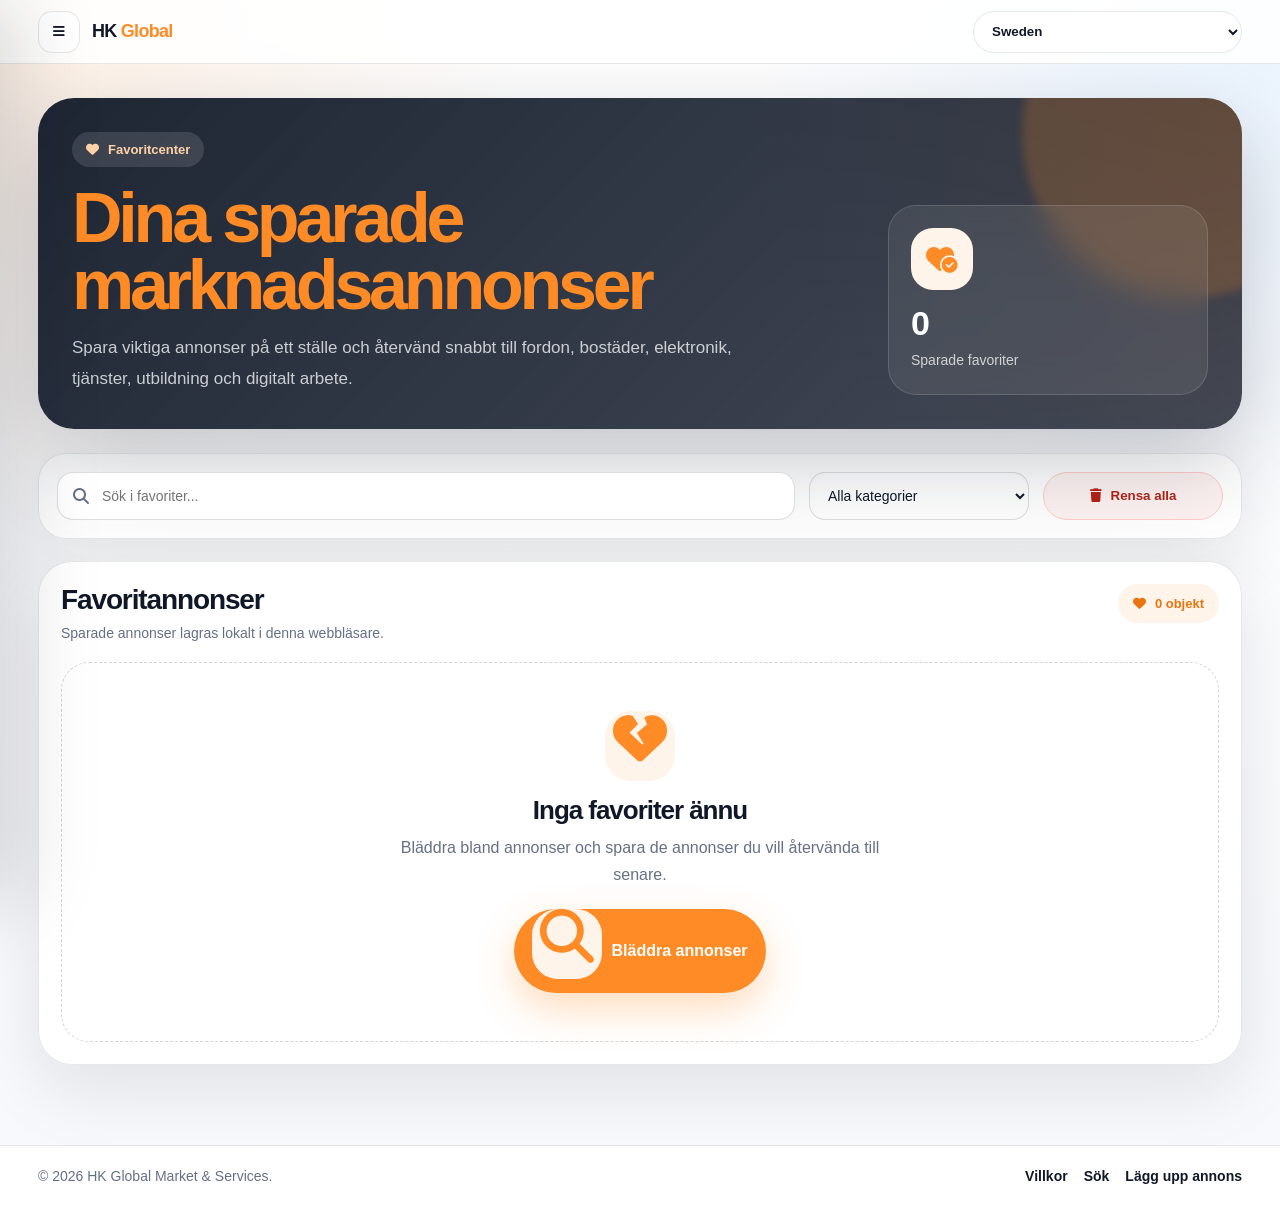
<file: favorites.html>
<!DOCTYPE html>
<html lang="en" dir="ltr">
<head>
  <meta charset="UTF-8" />
  <meta name="viewport" content="width=device-width, initial-scale=1.0" />

  <title>Favorites | HK Global Market & Services</title>
  <meta name="description" content="Manage saved favorite ads across countries and categories." />

  <link rel="stylesheet" href="assets/css/style.css" />

  <link
    rel="stylesheet"
    href="https://cdnjs.cloudflare.com/ajax/libs/font-awesome/6.5.2/css/all.min.css"
  />

  <style>
    :root {
      --orange: #ff8b26;
      --orange-dark: #e87512;
      --dark: #101828;
      --muted: #667085;
      --line: rgba(16, 24, 40, 0.1);
      --soft: #f8fafc;
      --white: #ffffff;
      --shadow: 0 24px 70px rgba(16, 24, 40, 0.1);
      --radius: 28px;
    }

    * {
      box-sizing: border-box;
    }

    body {
      margin: 0;
      font-family: Arial, Helvetica, sans-serif;
      background:
        radial-gradient(circle at top left, rgba(255, 139, 38, 0.12), transparent 30%),
        radial-gradient(circle at top right, rgba(46, 144, 250, 0.1), transparent 30%),
        linear-gradient(180deg, #ffffff 0%, #f7f8fb 100%);
      color: var(--dark);
    }

    body[dir="rtl"] {
      direction: rtl;
      text-align: right;
    }

    a {
      color: inherit;
      text-decoration: none;
    }

    button,
    input,
    select {
      font-family: inherit;
    }

    .topbar {
      position: sticky;
      top: 0;
      z-index: 50;
      height: 64px;
      background: rgba(255, 255, 255, 0.88);
      backdrop-filter: blur(18px);
      border-bottom: 1px solid var(--line);
    }

    .topbar-inner {
      height: 100%;
      max-width: 1240px;
      margin: 0 auto;
      padding: 0 18px;
      display: flex;
      align-items: center;
      justify-content: space-between;
      gap: 14px;
    }

    .top-left,
    .top-right {
      display: flex;
      align-items: center;
      gap: 12px;
    }

    .menu-toggle,
    .sidebar-close {
      width: 42px;
      height: 42px;
      border-radius: 14px;
      border: 1px solid var(--line);
      background: #fff;
      cursor: pointer;
      display: grid;
      place-items: center;
      color: var(--dark);
    }

    .brand {
      font-size: 18px;
      font-weight: 900;
      letter-spacing: -0.04em;
      white-space: nowrap;
    }

    .brand span {
      color: var(--orange);
    }

    .top-country {
      min-width: 220px;
      max-width: 320px;
      height: 42px;
      border-radius: 999px;
      border: 1px solid var(--line);
      padding: 0 14px;
      background: #fff;
      color: var(--dark);
      outline: none;
    }

    .sidebar-backdrop {
      position: fixed;
      inset: 0;
      background: rgba(16, 24, 40, 0.42);
      z-index: 80;
      opacity: 0;
      pointer-events: none;
      transition: 0.25s ease;
    }

    .sidebar-backdrop.open {
      opacity: 1;
      pointer-events: auto;
    }

    .sidebar {
      position: fixed;
      top: 0;
      bottom: 0;
      left: 0;
      width: 320px;
      background: #fff;
      z-index: 90;
      transform: translateX(-105%);
      transition: 0.25s ease;
      box-shadow: 30px 0 80px rgba(16, 24, 40, 0.18);
      display: flex;
      flex-direction: column;
    }

    body[dir="rtl"] .sidebar {
      left: auto;
      right: 0;
      transform: translateX(105%);
      box-shadow: -30px 0 80px rgba(16, 24, 40, 0.18);
    }

    .sidebar.open {
      transform: translateX(0);
    }

    .sidebar-header {
      padding: 20px;
      border-bottom: 1px solid var(--line);
      display: flex;
      align-items: center;
      justify-content: space-between;
    }

    .sidebar-title {
      font-size: 20px;
      font-weight: 900;
    }

    .sidebar-title span {
      color: var(--orange);
    }

    .sidebar-nav {
      padding: 18px;
      display: grid;
      gap: 8px;
      overflow: auto;
    }

    .sidebar-link {
      display: flex;
      align-items: center;
      gap: 12px;
      padding: 13px 14px;
      border-radius: 16px;
      color: #344054;
      font-weight: 800;
    }

    .sidebar-link:hover,
    .sidebar-link.active {
      background: #fff4ea;
      color: var(--orange-dark);
    }

    .sidebar-divider {
      height: 1px;
      background: var(--line);
      margin: 8px 0;
    }

    .sidebar-footer {
      margin-top: auto;
      padding: 18px 20px;
      border-top: 1px solid var(--line);
      color: var(--muted);
      font-size: 13px;
    }

    .page {
      max-width: 1240px;
      margin: 0 auto;
      padding: 34px 18px 80px;
    }

    .hero {
      border-radius: 36px;
      background:
        linear-gradient(135deg, rgba(16, 24, 40, 0.94), rgba(16, 24, 40, 0.78)),
        radial-gradient(circle at top right, rgba(255, 139, 38, 0.35), transparent 38%);
      color: #fff;
      padding: 34px;
      box-shadow: 0 32px 90px rgba(16, 24, 40, 0.24);
      display: grid;
      grid-template-columns: minmax(0, 1fr) 320px;
      gap: 24px;
      align-items: end;
      overflow: hidden;
      position: relative;
      margin-bottom: 24px;
    }

    .hero::after {
      content: "";
      position: absolute;
      width: 330px;
      height: 330px;
      border-radius: 50%;
      right: -110px;
      top: -130px;
      background: rgba(255, 139, 38, 0.2);
      filter: blur(4px);
    }

    body[dir="rtl"] .hero::after {
      right: auto;
      left: -110px;
    }

    .hero-content,
    .hero-box {
      position: relative;
      z-index: 2;
    }

    .badge {
      display: inline-flex;
      align-items: center;
      gap: 9px;
      padding: 10px 14px;
      border-radius: 999px;
      background: rgba(255, 255, 255, 0.12);
      color: #ffd2aa;
      font-size: 13px;
      font-weight: 900;
      margin-bottom: 18px;
    }

    .hero h1 {
      margin: 0 0 14px;
      font-size: clamp(34px, 6vw, 70px);
      line-height: 0.96;
      letter-spacing: -0.06em;
    }

    .hero h1 span {
      color: var(--orange);
    }

    .hero p {
      margin: 0;
      color: rgba(255, 255, 255, 0.76);
      line-height: 1.8;
      font-size: 17px;
      max-width: 720px;
    }

    .hero-box {
      border: 1px solid rgba(255, 255, 255, 0.14);
      background: rgba(255, 255, 255, 0.08);
      border-radius: 28px;
      padding: 22px;
      backdrop-filter: blur(14px);
    }

    .hero-box i {
      width: 62px;
      height: 62px;
      border-radius: 22px;
      background: #fff4ea;
      color: var(--orange);
      display: grid;
      place-items: center;
      font-size: 28px;
      margin-bottom: 14px;
    }

    .hero-box strong {
      display: block;
      font-size: 34px;
      margin-bottom: 6px;
    }

    .hero-box span {
      color: rgba(255, 255, 255, 0.75);
      line-height: 1.6;
      font-size: 14px;
    }

    .toolbar {
      background: rgba(255, 255, 255, 0.94);
      border: 1px solid var(--line);
      border-radius: var(--radius);
      box-shadow: var(--shadow);
      padding: 18px;
      display: grid;
      grid-template-columns: minmax(0, 1fr) 220px 180px;
      gap: 14px;
      align-items: center;
      margin-bottom: 22px;
    }

    .search-box {
      position: relative;
    }

    .search-box i {
      position: absolute;
      top: 50%;
      transform: translateY(-50%);
      left: 16px;
      color: var(--muted);
    }

    body[dir="rtl"] .search-box i {
      left: auto;
      right: 16px;
    }

    .search-box input,
    .toolbar select {
      width: 100%;
      height: 48px;
      border: 1px solid rgba(16, 24, 40, 0.14);
      border-radius: 16px;
      background: #fff;
      color: var(--dark);
      outline: none;
      font-size: 14px;
    }

    .search-box input {
      padding: 0 16px 0 44px;
    }

    body[dir="rtl"] .search-box input {
      padding: 0 44px 0 16px;
    }

    .toolbar select {
      padding: 0 14px;
    }

    .search-box input:focus,
    .toolbar select:focus {
      border-color: var(--orange);
      box-shadow: 0 0 0 4px rgba(255, 139, 38, 0.12);
    }

    .clear-btn {
      height: 48px;
      border-radius: 999px;
      border: 1px solid #fecdca;
      background: #fef3f2;
      color: #b42318;
      font-weight: 900;
      cursor: pointer;
      display: inline-flex;
      align-items: center;
      justify-content: center;
      gap: 9px;
    }

    .content-card {
      background: rgba(255, 255, 255, 0.94);
      border: 1px solid var(--line);
      border-radius: 34px;
      box-shadow: var(--shadow);
      padding: 22px;
    }

    .section-head {
      display: flex;
      justify-content: space-between;
      align-items: flex-start;
      gap: 16px;
      margin-bottom: 18px;
      flex-wrap: wrap;
    }

    .section-head h2 {
      margin: 0 0 6px;
      font-size: 28px;
      letter-spacing: -0.04em;
    }

    .section-head p {
      margin: 0;
      color: var(--muted);
      line-height: 1.6;
      font-size: 14px;
    }

    .count-pill {
      display: inline-flex;
      align-items: center;
      gap: 9px;
      padding: 12px 15px;
      border-radius: 999px;
      background: #fff4ea;
      color: var(--orange-dark);
      font-weight: 900;
      font-size: 13px;
      white-space: nowrap;
    }

    .favorites-grid {
      display: grid;
      grid-template-columns: repeat(3, minmax(0, 1fr));
      gap: 18px;
    }

    .fav-card {
      border: 1px solid var(--line);
      background: #fff;
      border-radius: 28px;
      overflow: hidden;
      box-shadow: 0 18px 55px rgba(16, 24, 40, 0.08);
      transition: 0.22s ease;
    }

    .fav-card:hover {
      transform: translateY(-3px);
      box-shadow: 0 24px 70px rgba(16, 24, 40, 0.12);
    }

    .fav-image {
      height: 170px;
      background:
        radial-gradient(circle at top right, rgba(255, 139, 38, 0.24), transparent 35%),
        linear-gradient(135deg, #f2f4f7, #ffffff);
      display: grid;
      place-items: center;
      color: var(--orange);
      font-size: 42px;
      position: relative;
      overflow: hidden;
    }

    .fav-image img {
      width: 100%;
      height: 100%;
      object-fit: cover;
    }

    .fav-badge {
      position: absolute;
      left: 14px;
      top: 14px;
      display: inline-flex;
      align-items: center;
      gap: 7px;
      padding: 8px 11px;
      border-radius: 999px;
      background: rgba(255, 255, 255, 0.92);
      color: var(--orange-dark);
      font-size: 12px;
      font-weight: 900;
      box-shadow: 0 8px 24px rgba(16, 24, 40, 0.1);
    }

    body[dir="rtl"] .fav-badge {
      left: auto;
      right: 14px;
    }

    .fav-body {
      padding: 18px;
    }

    .fav-meta {
      display: flex;
      justify-content: space-between;
      gap: 12px;
      color: var(--muted);
      font-size: 13px;
      margin-bottom: 10px;
    }

    .fav-title {
      margin: 0 0 10px;
      font-size: 20px;
      letter-spacing: -0.035em;
      line-height: 1.25;
    }

    .fav-desc {
      margin: 0 0 16px;
      color: var(--muted);
      line-height: 1.65;
      font-size: 14px;
      min-height: 45px;
    }

    .fav-footer {
      display: flex;
      justify-content: space-between;
      gap: 12px;
      align-items: center;
      padding-top: 14px;
      border-top: 1px solid var(--line);
    }

    .price {
      font-size: 19px;
      font-weight: 950;
      color: var(--dark);
    }

    .actions {
      display: flex;
      gap: 8px;
      flex-wrap: wrap;
      justify-content: flex-end;
    }

    .action-btn,
    .details-link {
      min-height: 40px;
      border-radius: 999px;
      border: 1px solid var(--line);
      background: #fff;
      color: var(--dark);
      padding: 0 12px;
      display: inline-flex;
      align-items: center;
      justify-content: center;
      gap: 7px;
      font-size: 13px;
      font-weight: 900;
      cursor: pointer;
    }

    .details-link {
      background: var(--dark);
      border-color: var(--dark);
      color: #fff;
    }

    .action-btn.remove {
      background: #fef3f2;
      border-color: #fecdca;
      color: #b42318;
    }

    .empty-state {
      display: none;
      min-height: 380px;
      border: 1px dashed rgba(16, 24, 40, 0.18);
      border-radius: 28px;
      background: #fff;
      text-align: center;
      padding: 42px 20px;
      place-items: center;
      color: var(--muted);
    }

    .empty-state.show {
      display: grid;
    }

    .empty-state i {
      display: block;
      font-size: 54px;
      color: var(--orange);
      margin-bottom: 14px;
    }

    .empty-state h3 {
      margin: 0 0 8px;
      color: var(--dark);
      font-size: 26px;
      letter-spacing: -0.04em;
    }

    .empty-state p {
      margin: 0 0 20px;
      line-height: 1.7;
      max-width: 520px;
    }

    .primary-link {
      display: inline-flex;
      align-items: center;
      gap: 9px;
      min-height: 48px;
      padding: 0 18px;
      border-radius: 999px;
      background: var(--orange);
      color: #fff;
      font-weight: 900;
      box-shadow: 0 16px 40px rgba(255, 139, 38, 0.3);
    }

    .toast {
      position: fixed;
      left: 50%;
      bottom: 26px;
      transform: translateX(-50%) translateY(20px);
      opacity: 0;
      pointer-events: none;
      z-index: 120;
      background: var(--dark);
      color: #fff;
      border-radius: 999px;
      padding: 13px 18px;
      font-weight: 900;
      box-shadow: 0 18px 55px rgba(16, 24, 40, 0.22);
      transition: 0.25s ease;
    }

    .toast.show {
      opacity: 1;
      transform: translateX(-50%) translateY(0);
    }

    .footer {
      border-top: 1px solid var(--line);
      background: #fff;
      color: var(--muted);
    }

    .footer-inner {
      max-width: 1240px;
      margin: 0 auto;
      padding: 22px 18px;
      display: flex;
      justify-content: space-between;
      gap: 14px;
      flex-wrap: wrap;
      font-size: 14px;
    }

    .footer-links {
      display: flex;
      gap: 16px;
      font-weight: 800;
      color: var(--dark);
    }

    body.menu-open {
      overflow: hidden;
    }

    @media (max-width: 980px) {
      .hero,
      .toolbar {
        grid-template-columns: 1fr;
      }

      .favorites-grid {
        grid-template-columns: repeat(2, minmax(0, 1fr));
      }
    }

    @media (max-width: 620px) {
      .top-country {
        min-width: 150px;
        max-width: 180px;
        font-size: 12px;
      }

      .brand {
        font-size: 15px;
      }

      .page {
        padding-top: 24px;
      }

      .hero {
        padding: 22px;
        border-radius: 28px;
      }

      .favorites-grid {
        grid-template-columns: 1fr;
      }

      .fav-footer {
        flex-direction: column;
        align-items: flex-start;
      }

      .actions {
        justify-content: flex-start;
      }
    }
  </style>
</head>

<body>
  <header class="topbar">
    <div class="topbar-inner">
      <div class="top-left">
        <button class="menu-toggle" id="menuToggle" type="button" aria-label="Open menu">
          <i class="fa-solid fa-bars"></i>
        </button>

        <a class="brand" href="index.html">HK <span>Global</span></a>
      </div>

      <div class="top-right">
        <select class="top-country" id="countrySelect" aria-label="Choose country"></select>
      </div>
    </div>
  </header>

  <div class="sidebar-backdrop" id="sidebarBackdrop"></div>

  <aside class="sidebar" id="sidebar">
    <div class="sidebar-header">
      <div class="sidebar-title">HK <span>Global</span></div>

      <button class="sidebar-close" id="sidebarClose" type="button" aria-label="Close menu">
        <i class="fa-solid fa-xmark"></i>
      </button>
    </div>

    <nav class="sidebar-nav">
      <a class="sidebar-link" href="index.html">
        <i class="fa-solid fa-house"></i>
        <span data-i18n="home">Home</span>
      </a>

      <a class="sidebar-link" href="search.html">
        <i class="fa-solid fa-magnifying-glass"></i>
        <span data-i18n="search">Search</span>
      </a>

      <a class="sidebar-link" href="sell.html">
        <i class="fa-solid fa-circle-plus"></i>
        <span data-i18n="postAd">Post ad</span>
      </a>

      <a class="sidebar-link" href="account.html">
        <i class="fa-solid fa-user"></i>
        <span data-i18n="account">My account</span>
      </a>

      <a class="sidebar-link active" href="favorites.html">
        <i class="fa-solid fa-heart"></i>
        <span data-i18n="favorites">Favorites</span>
      </a>

      <a class="sidebar-link" href="messages.html">
        <i class="fa-solid fa-envelope"></i>
        <span data-i18n="messages">Messages</span>
      </a>

      <a class="sidebar-link" href="dashboard.html">
        <i class="fa-solid fa-chart-line"></i>
        <span data-i18n="dashboard">Dashboard</span>
      </a>

      <div class="sidebar-divider"></div>

      <a class="sidebar-link" href="terms.html">
        <i class="fa-solid fa-shield-halved"></i>
        <span data-i18n="terms">Terms</span>
      </a>

      <a class="sidebar-link" href="login.html">
        <i class="fa-solid fa-right-to-bracket"></i>
        <span data-i18n="login">Login</span>
      </a>

      <a class="sidebar-link" href="register.html">
        <i class="fa-solid fa-user-plus"></i>
        <span data-i18n="register">Create account</span>
      </a>
    </nav>

    <div class="sidebar-footer">HK Global Market & Services · 2026</div>
  </aside>

  <main class="page">
    <section class="hero">
      <div class="hero-content">
        <div class="badge">
          <i class="fa-solid fa-heart"></i>
          <span data-i18n="favoritesCenter">Favorites center</span>
        </div>

        <h1>
          <span data-i18n="heroTitleA">Your saved</span>
          <span data-i18n="heroTitleB">market ads</span>
        </h1>

        <p data-i18n="heroText">
          Keep important listings in one place and return to them quickly across vehicles, real estate, electronics, services, education, and digital work.
        </p>
      </div>

      <div class="hero-box">
        <i class="fa-solid fa-heart-circle-check"></i>
        <strong id="heroCount">0</strong>
        <span data-i18n="savedItems">Saved favorite items</span>
      </div>
    </section>

    <section class="toolbar">
      <div class="search-box">
        <i class="fa-solid fa-magnifying-glass"></i>
        <input id="keyword" type="search" />
      </div>

      <select id="categoryFilter"></select>

      <button class="clear-btn" id="clearAllBtn" type="button">
        <i class="fa-solid fa-trash"></i>
        <span data-i18n="clearAll">Clear all</span>
      </button>
    </section>

    <section class="content-card">
      <div class="section-head">
        <div>
          <h2 data-i18n="favoritesTitle">Favorite listings</h2>
          <p data-i18n="favoritesText">Saved ads are stored locally in this browser.</p>
        </div>

        <div class="count-pill">
          <i class="fa-solid fa-heart"></i>
          <span id="resultCount">0</span>
        </div>
      </div>

      <div class="empty-state" id="emptyState">
        <div>
          <i class="fa-solid fa-heart-crack"></i>
          <h3 data-i18n="emptyTitle">No favorites yet</h3>
          <p data-i18n="emptyText">Browse ads and save the listings you want to return to later.</p>

          <a class="primary-link" href="search.html">
            <i class="fa-solid fa-magnifying-glass"></i>
            <span data-i18n="browseAds">Browse ads</span>
          </a>
        </div>
      </div>

      <div class="favorites-grid" id="favoritesGrid"></div>
    </section>
  </main>

  <div class="toast" id="toast"></div>

  <footer class="footer">
    <div class="footer-inner">
      <div>© 2026 HK Global Market & Services.</div>

      <div class="footer-links">
        <a href="terms.html" data-i18n="terms">Terms</a>
        <a href="search.html" data-i18n="search">Search</a>
        <a href="sell.html" data-i18n="postAd">Post ad</a>
      </div>
    </div>
  </footer>

  <script src="assets/js/countries.js"></script>
  <script src="assets/js/categories.js"></script>

  <script>
    (function () {
      "use strict";

      const STORAGE = {
        country: "amg_country_code",
        countryLabel: "amg_country_label",
        lang: "amg_country_lang",
        favorites: "hk_global_favorites",
        listings: "hk_global_market_listings"
      };

      const $ = (selector, scope = document) => scope.querySelector(selector);
      const $$ = (selector, scope = document) => Array.from(scope.querySelectorAll(selector));

      const DICT = {
        en: {
          home: "Home",
          search: "Search",
          postAd: "Post ad",
          account: "My account",
          favorites: "Favorites",
          messages: "Messages",
          dashboard: "Dashboard",
          terms: "Terms",
          login: "Login",
          register: "Create account",
          favoritesCenter: "Favorites center",
          heroTitleA: "Your saved",
          heroTitleB: "market ads",
          heroText: "Keep important listings in one place and return to them quickly across vehicles, real estate, electronics, services, education, and digital work.",
          savedItems: "Saved favorite items",
          clearAll: "Clear all",
          favoritesTitle: "Favorite listings",
          favoritesText: "Saved ads are stored locally in this browser.",
          emptyTitle: "No favorites yet",
          emptyText: "Browse ads and save the listings you want to return to later.",
          browseAds: "Browse ads",
          allCategories: "All categories",
          searchPlaceholder: "Search in favorites...",
          details: "Details",
          remove: "Remove",
          noPrice: "Ask price",
          removed: "Removed from favorites",
          cleared: "All favorites cleared",
          results: "items"
        },

        ar: {
          home: "الرئيسية",
          search: "البحث",
          postAd: "نشر إعلان",
          account: "حسابي",
          favorites: "المفضلة",
          messages: "الرسائل",
          dashboard: "لوحة التحكم",
          terms: "الشروط",
          login: "تسجيل الدخول",
          register: "إنشاء حساب",
          favoritesCenter: "مركز المفضلة",
          heroTitleA: "إعلاناتك",
          heroTitleB: "المحفوظة",
          heroText: "احتفظ بالإعلانات المهمة في مكان واحد وارجع إليها بسرعة ضمن المركبات والعقارات والإلكترونيات والخدمات والتعليم والخدمات الرقمية.",
          savedItems: "عناصر محفوظة في المفضلة",
          clearAll: "مسح الكل",
          favoritesTitle: "الإعلانات المفضلة",
          favoritesText: "الإعلانات المحفوظة تُخزن محلياً في هذا المتصفح.",
          emptyTitle: "لا توجد مفضلة بعد",
          emptyText: "تصفح الإعلانات واحفظ الإعلانات التي تريد الرجوع إليها لاحقاً.",
          browseAds: "تصفح الإعلانات",
          allCategories: "كل الفئات",
          searchPlaceholder: "ابحث في المفضلة...",
          details: "التفاصيل",
          remove: "إزالة",
          noPrice: "السعر عند التواصل",
          removed: "تمت الإزالة من المفضلة",
          cleared: "تم مسح كل المفضلة",
          results: "عناصر"
        },

        sv: {
          home: "Hem",
          search: "Sök",
          postAd: "Lägg upp annons",
          account: "Mitt konto",
          favorites: "Favoriter",
          messages: "Meddelanden",
          dashboard: "Panel",
          terms: "Villkor",
          login: "Logga in",
          register: "Skapa konto",
          favoritesCenter: "Favoritcenter",
          heroTitleA: "Dina sparade",
          heroTitleB: "marknadsannonser",
          heroText: "Spara viktiga annonser på ett ställe och återvänd snabbt till fordon, bostäder, elektronik, tjänster, utbildning och digitalt arbete.",
          savedItems: "Sparade favoriter",
          clearAll: "Rensa alla",
          favoritesTitle: "Favoritannonser",
          favoritesText: "Sparade annonser lagras lokalt i denna webbläsare.",
          emptyTitle: "Inga favoriter ännu",
          emptyText: "Bläddra bland annonser och spara de annonser du vill återvända till senare.",
          browseAds: "Bläddra annonser",
          allCategories: "Alla kategorier",
          searchPlaceholder: "Sök i favoriter...",
          details: "Detaljer",
          remove: "Ta bort",
          noPrice: "Fråga pris",
          removed: "Borttagen från favoriter",
          cleared: "Alla favoriter rensade",
          results: "objekt"
        },

        de: {},
        tr: {},
        fr: {},
        es: {},
        it: {},
        pt: {},
        nl: {}
      };

      DICT.de = DICT.en;
      DICT.tr = DICT.en;
      DICT.fr = DICT.en;
      DICT.es = DICT.en;
      DICT.it = DICT.en;
      DICT.pt = DICT.en;
      DICT.nl = DICT.en;

      const FALLBACK_COUNTRIES = [
        { code: "SE", labels: { en: "Sweden", ar: "السويد", sv: "Sverige" }, lang: "sv", currency: "SEK" },
        { code: "DE", labels: { en: "Germany", ar: "ألمانيا", sv: "Tyskland" }, lang: "de", currency: "EUR" },
        { code: "SY", labels: { en: "Syria", ar: "سوريا", sv: "Syrien" }, lang: "ar", currency: "USD" },
        { code: "TR", labels: { en: "Türkiye", ar: "تركيا", sv: "Turkiet" }, lang: "tr", currency: "TRY" },
        { code: "AE", labels: { en: "United Arab Emirates", ar: "الإمارات", sv: "Förenade Arabemiraten" }, lang: "ar", currency: "AED" }
      ];

      const FALLBACK_CATEGORIES = [
        { id: "private-cars", group: "vehicles", labels: { en: "Private cars", ar: "سيارات خاصة", sv: "Personbilar" }, icon: "fa-car" },
        { id: "rental-cars", group: "vehicles", labels: { en: "Rental cars", ar: "سيارات للإيجار", sv: "Hyrbilar" }, icon: "fa-key" },
        { id: "motorcycles", group: "vehicles", labels: { en: "Motorcycles", ar: "دراجات نارية", sv: "Motorcyklar" }, icon: "fa-motorcycle" },
        { id: "bicycles", group: "vehicles", labels: { en: "Bicycles", ar: "دراجات هوائية", sv: "Cyklar" }, icon: "fa-bicycle" },
        { id: "small-trucks", group: "vehicles", labels: { en: "Small trucks", ar: "شاحنات صغيرة", sv: "Små lastbilar" }, icon: "fa-truck-pickup" },
        { id: "heavy-trucks", group: "vehicles", labels: { en: "Heavy trucks", ar: "شاحنات كبيرة", sv: "Tunga lastbilar" }, icon: "fa-truck" },
        { id: "vehicle-parts", group: "vehicles", labels: { en: "Vehicle parts", ar: "قطع غيار مركبات", sv: "Fordonsdelar" }, icon: "fa-gears" },

        { id: "property-sale", group: "realEstate", labels: { en: "Property for sale", ar: "عقار للبيع", sv: "Bostad till salu" }, icon: "fa-house" },
        { id: "property-rent", group: "realEstate", labels: { en: "Property for rent", ar: "عقار للإيجار", sv: "Bostad att hyra" }, icon: "fa-building" },
        { id: "rooms", group: "realEstate", labels: { en: "Rooms", ar: "غرف", sv: "Rum" }, icon: "fa-door-open" },
        { id: "commercial-property", group: "realEstate", labels: { en: "Commercial property", ar: "عقار تجاري", sv: "Kommersiell fastighet" }, icon: "fa-warehouse" },
        { id: "lands", group: "realEstate", labels: { en: "Land", ar: "أراضي", sv: "Mark" }, icon: "fa-map" },
        { id: "farms", group: "realEstate", labels: { en: "Farms", ar: "أراضٍ زراعية", sv: "Jordbruksmark" }, icon: "fa-tractor" },

        { id: "phones", group: "electronics", labels: { en: "Phones", ar: "هواتف", sv: "Telefoner" }, icon: "fa-mobile-screen" },
        { id: "computers", group: "electronics", labels: { en: "Computers", ar: "كمبيوترات", sv: "Datorer" }, icon: "fa-computer" },
        { id: "tv-audio", group: "electronics", labels: { en: "TV and audio", ar: "تلفزيون وصوتيات", sv: "TV och ljud" }, icon: "fa-tv" },
        { id: "gaming", group: "electronics", labels: { en: "Gaming", ar: "ألعاب", sv: "Gaming" }, icon: "fa-gamepad" },

        { id: "furniture", group: "home", labels: { en: "Furniture", ar: "أثاث", sv: "Möbler" }, icon: "fa-couch" },
        { id: "appliances", group: "home", labels: { en: "Appliances", ar: "أجهزة منزلية", sv: "Vitvaror" }, icon: "fa-blender" },
        { id: "home-tools", group: "home", labels: { en: "Home tools", ar: "أدوات منزلية", sv: "Hemverktyg" }, icon: "fa-screwdriver" },
        { id: "garden", group: "home", labels: { en: "Garden", ar: "حديقة", sv: "Trädgård" }, icon: "fa-seedling" },

        { id: "shops", group: "business", labels: { en: "Shops", ar: "محلات", sv: "Butiker" }, icon: "fa-store" },
        { id: "restaurants", group: "business", labels: { en: "Restaurants and cafés", ar: "مطاعم ومقاهي", sv: "Restauranger och caféer" }, icon: "fa-utensils" },
        { id: "business-sale", group: "business", labels: { en: "Business for sale", ar: "مشروع للبيع", sv: "Företag till salu" }, icon: "fa-handshake" },

        { id: "vehicle-service", group: "services", labels: { en: "Vehicle service", ar: "صيانة مركبات", sv: "Fordonsservice" }, icon: "fa-car-burst" },
        { id: "home-maintenance", group: "services", labels: { en: "Home maintenance", ar: "صيانة منازل", sv: "Hemunderhåll" }, icon: "fa-house-circle-check" },
        { id: "company-maintenance", group: "services", labels: { en: "Company maintenance", ar: "صيانة شركات", sv: "Företagsunderhåll" }, icon: "fa-building-circle-check" },
        { id: "device-repair", group: "services", labels: { en: "Device repair", ar: "إصلاح أجهزة", sv: "Enhetsreparation" }, icon: "fa-screwdriver-wrench" },
        { id: "cleaning", group: "services", labels: { en: "Cleaning", ar: "تنظيف", sv: "Städning" }, icon: "fa-broom" },
        { id: "transport", group: "services", labels: { en: "Transport and delivery", ar: "نقل وتوصيل", sv: "Transport och leverans" }, icon: "fa-truck-fast" },

        { id: "private-lessons", group: "education", labels: { en: "Private lessons", ar: "دروس خصوصية", sv: "Privatlektioner" }, icon: "fa-chalkboard-user" },
        { id: "language-courses", group: "education", labels: { en: "Language courses", ar: "دورات لغات", sv: "Språkkurser" }, icon: "fa-language" },
        { id: "online-courses", group: "education", labels: { en: "Online courses", ar: "دورات أونلاين", sv: "Onlinekurser" }, icon: "fa-laptop-file" },

        { id: "web-design", group: "digital", labels: { en: "Web design", ar: "تصميم مواقع", sv: "Webbdesign" }, icon: "fa-globe" },
        { id: "programming", group: "digital", labels: { en: "Programming", ar: "برمجة", sv: "Programmering" }, icon: "fa-code" },
        { id: "graphic-design", group: "digital", labels: { en: "Graphic design", ar: "تصميم جرافيك", sv: "Grafisk design" }, icon: "fa-pen-nib" },
        { id: "marketing", group: "digital", labels: { en: "Digital marketing", ar: "تسويق رقمي", sv: "Digital marknadsföring" }, icon: "fa-bullhorn" }
      ];

      function currentLang() {
        return String(localStorage.getItem(STORAGE.lang) || "en").slice(0, 2).toLowerCase();
      }

      function t(key) {
        const lang = currentLang();
        return (DICT[lang] && DICT[lang][key]) || DICT.en[key] || key;
      }

      function readJson(key, fallback) {
        try {
          const value = JSON.parse(localStorage.getItem(key) || "");
          return value || fallback;
        } catch {
          return fallback;
        }
      }

      function writeJson(key, value) {
        localStorage.setItem(key, JSON.stringify(value));
      }

      function getCountries() {
        const external = window.AMG_COUNTRIES || window.COUNTRIES || window.countries || [];
        return external.length ? external : FALLBACK_COUNTRIES;
      }

      function getCategories() {
        const external = window.AMG_CATEGORIES || window.CATEGORIES || window.categories || [];
        return external.length ? external.concat(FALLBACK_CATEGORIES) : FALLBACK_CATEGORIES;
      }

      function countryCode(country) {
        return country?.code || country?.id || country?.iso2 || country?.value || "";
      }

      function countryLang(country) {
        return String(country?.lang || country?.language || country?.defaultLang || "en").slice(0, 2).toLowerCase();
      }

      function localText(obj, fallback = "") {
        const lang = currentLang();

        if (!obj) return fallback;
        if (typeof obj === "string") return obj;

        if (obj.labels) return obj.labels[lang] || obj.labels.en || obj.labels.ar || fallback;
        if (obj.names) return obj.names[lang] || obj.names.en || obj.names.ar || fallback;
        if (obj.name) return obj.name;

        return fallback;
      }

      function getCountryByCode(code) {
        const clean = String(code || "").toUpperCase();
        return getCountries().find((country) => String(countryCode(country)).toUpperCase() === clean) || getCountries()[0];
      }

      function getCategory(id) {
        return getCategories().find((category) => category.id === id) || FALLBACK_CATEGORIES[0];
      }

      function categoryLabel(id) {
        return localText(getCategory(id), id || "-");
      }

      function categoryIcon(id) {
        return getCategory(id)?.icon || "fa-layer-group";
      }

      function fillCountries() {
        const select = $("#countrySelect");
        const countries = getCountries();

        if (!select || !countries.length) return;

        const saved = localStorage.getItem(STORAGE.country) || countryCode(countries[0]);

        select.innerHTML = "";

        countries.forEach((country) => {
          const option = document.createElement("option");
          option.value = countryCode(country);
          option.textContent = localText(country, countryCode(country));
          select.appendChild(option);
        });

        select.value = saved;
      }

      function applyCountry(code) {
        const country = getCountryByCode(code);

        if (!country) return;

        const codeValue = countryCode(country);
        const label = localText(country, codeValue);

        localStorage.setItem(STORAGE.country, codeValue);
        localStorage.setItem(STORAGE.countryLabel, label);

        if (!localStorage.getItem(STORAGE.lang)) {
          localStorage.setItem(STORAGE.lang, countryLang(country));
        }

        document.documentElement.lang = currentLang();
        document.documentElement.dir = currentLang() === "ar" ? "rtl" : "ltr";
        document.body.setAttribute("dir", currentLang() === "ar" ? "rtl" : "ltr");

        fillCountries();
        applyTranslations();
        fillCategoryFilter();
        renderFavorites();
      }

      function applyTranslations() {
        $$("[data-i18n]").forEach((el) => {
          el.textContent = t(el.dataset.i18n);
        });

        $("#keyword").placeholder = t("searchPlaceholder");
      }

      function fillCategoryFilter() {
        const select = $("#categoryFilter");
        const favorites = getFavoriteObjects();
        const ids = [...new Set(favorites.map((item) => item.categoryId).filter(Boolean))];

        select.innerHTML = "";

        const all = document.createElement("option");
        all.value = "";
        all.textContent = t("allCategories");
        select.appendChild(all);

        ids.forEach((id) => {
          const option = document.createElement("option");
          option.value = id;
          option.textContent = categoryLabel(id);
          select.appendChild(option);
        });
      }

      function getListings() {
        const keys = [
          STORAGE.listings,
          "amg_listings",
          "amg_ads",
          "automarket_listings",
          "automarket_ads",
          "hk_global_ads"
        ];

        let listings = [];

        keys.forEach((key) => {
          const value = readJson(key, []);
          if (Array.isArray(value)) listings = listings.concat(value);
        });

        return listings.map(normalizeListing);
      }

      function getRawFavorites() {
        const keys = [
          STORAGE.favorites,
          "amg_favorites",
          "automarket_favorites",
          "hk_global_saved"
        ];

        let favorites = [];

        keys.forEach((key) => {
          const value = readJson(key, []);
          if (Array.isArray(value)) favorites = favorites.concat(value);
        });

        return favorites;
      }

      function getFavoriteObjects() {
        const rawFavorites = getRawFavorites();
        const listings = getListings();

        const objects = rawFavorites.map((fav) => {
          if (typeof fav === "object" && fav !== null) {
            return normalizeListing(fav);
          }

          const found = listings.find((item) => String(item.id) === String(fav));
          return found || null;
        }).filter(Boolean);

        const unique = [];
        const seen = new Set();

        objects.forEach((item) => {
          if (!seen.has(String(item.id))) {
            seen.add(String(item.id));
            unique.push(item);
          }
        });

        return unique;
      }

      function normalizeListing(item, index) {
        const country = getCountryByCode(item.countryCode || item.country || item.country_code);
        const categoryId = item.categoryId || item.category || item.type || "private-cars";
        const images = Array.isArray(item.images)
          ? item.images
          : item.image
            ? [item.image]
            : item.imageUrl
              ? [item.imageUrl]
              : [];

        return {
          id: item.id || "fav-" + Math.random().toString(36).slice(2),
          title: item.title || item.name || "Untitled ad",
          city: item.city || item.location || "",
          countryCode: item.countryCode || item.country || item.country_code || countryCode(country),
          countryLabel: item.countryLabel || localText(country, item.countryCode || ""),
          categoryId,
          categoryLabel: item.categoryLabel || categoryLabel(categoryId),
          icon: item.icon || categoryIcon(categoryId),
          price: Number(item.price || 0),
          currency: item.currency || country?.currency || "",
          listingType: item.listingType || item.type || "",
          description: item.description || item.details || "",
          image: images[0] || "",
          createdAt: item.createdAt || item.date || new Date().toISOString()
        };
      }

      function saveFavorites(favorites) {
        writeJson(STORAGE.favorites, favorites);
      }

      function removeFavorite(id) {
        const current = getFavoriteObjects().filter((item) => String(item.id) !== String(id));
        saveFavorites(current);
        showToast(t("removed"));
        fillCategoryFilter();
        renderFavorites();
      }

      function clearAllFavorites() {
        saveFavorites([]);
        localStorage.removeItem("amg_favorites");
        localStorage.removeItem("automarket_favorites");
        localStorage.removeItem("hk_global_saved");
        showToast(t("cleared"));
        fillCategoryFilter();
        renderFavorites();
      }

      function getFilteredFavorites() {
        const keyword = $("#keyword").value.trim().toLowerCase();
        const category = $("#categoryFilter").value;

        return getFavoriteObjects().filter((item) => {
          const keywordText = [
            item.title,
            item.description,
            item.city,
            item.countryLabel,
            item.categoryLabel,
            item.listingType
          ].join(" ").toLowerCase();

          const keywordOk = !keyword || keywordText.includes(keyword);
          const categoryOk = !category || item.categoryId === category;

          return keywordOk && categoryOk;
        });
      }

      function formatPrice(item) {
        if (!Number(item.price)) return t("noPrice");

        return new Intl.NumberFormat(undefined, {
          maximumFractionDigits: 0
        }).format(Number(item.price)) + " " + (item.currency || "");
      }

      function shortText(text, limit) {
        const clean = String(text || "").replace(/\s+/g, " ").trim();

        if (clean.length <= limit) return clean;

        return clean.slice(0, limit) + "...";
      }

      function escapeHtml(value) {
        return String(value || "")
          .replaceAll("&", "&amp;")
          .replaceAll("<", "&lt;")
          .replaceAll(">", "&gt;")
          .replaceAll('"', "&quot;")
          .replaceAll("'", "&#039;");
      }

      function renderCard(item) {
        const imageContent = item.image
          ? `<img src="${escapeHtml(item.image)}" alt="${escapeHtml(item.title)}">`
          : `<i class="fa-solid ${escapeHtml(item.icon || "fa-layer-group")}"></i>`;

        return `
          <article class="fav-card">
            <div class="fav-image">
              ${imageContent}

              <div class="fav-badge">
                <i class="fa-solid ${escapeHtml(item.icon || "fa-layer-group")}"></i>
                ${escapeHtml(item.categoryLabel || "")}
              </div>
            </div>

            <div class="fav-body">
              <div class="fav-meta">
                <span><i class="fa-solid fa-location-dot"></i> ${escapeHtml(item.city || "-")}</span>
                <span>${escapeHtml(item.countryLabel || item.countryCode || "")}</span>
              </div>

              <h3 class="fav-title">${escapeHtml(item.title)}</h3>

              <p class="fav-desc">${escapeHtml(shortText(item.description || "", 110))}</p>

              <div class="fav-footer">
                <div class="price">${escapeHtml(formatPrice(item))}</div>

                <div class="actions">
                  <a class="details-link" href="details.html?id=${encodeURIComponent(item.id)}">
                    <i class="fa-solid fa-eye"></i>
                    ${escapeHtml(t("details"))}
                  </a>

                  <button class="action-btn remove" type="button" data-remove="${escapeHtml(item.id)}">
                    <i class="fa-solid fa-heart-crack"></i>
                    ${escapeHtml(t("remove"))}
                  </button>
                </div>
              </div>
            </div>
          </article>
        `;
      }

      function renderFavorites() {
        const all = getFavoriteObjects();
        const filtered = getFilteredFavorites();

        $("#heroCount").textContent = all.length;
        $("#resultCount").textContent = filtered.length + " " + t("results");

        $("#emptyState").classList.toggle("show", filtered.length === 0);
        $("#favoritesGrid").innerHTML = filtered.map(renderCard).join("");

        $("#clearAllBtn").disabled = all.length === 0;
      }

      function showToast(text) {
        const toast = $("#toast");
        toast.textContent = text;
        toast.classList.add("show");

        setTimeout(() => {
          toast.classList.remove("show");
        }, 2200);
      }

      function initMenu() {
        const toggle = $("#menuToggle");
        const sidebar = $("#sidebar");
        const close = $("#sidebarClose");
        const backdrop = $("#sidebarBackdrop");

        function open() {
          sidebar.classList.add("open");
          backdrop.classList.add("open");
          document.body.classList.add("menu-open");
        }

        function shut() {
          sidebar.classList.remove("open");
          backdrop.classList.remove("open");
          document.body.classList.remove("menu-open");
        }

        toggle.addEventListener("click", open);
        close.addEventListener("click", shut);
        backdrop.addEventListener("click", shut);

        document.addEventListener("keydown", (event) => {
          if (event.key === "Escape") shut();
        });
      }

      function initEvents() {
        $("#countrySelect").addEventListener("change", (event) => {
          localStorage.removeItem(STORAGE.lang);
          applyCountry(event.target.value);
        });

        $("#keyword").addEventListener("input", renderFavorites);
        $("#categoryFilter").addEventListener("change", renderFavorites);

        $("#clearAllBtn").addEventListener("click", clearAllFavorites);

        $("#favoritesGrid").addEventListener("click", (event) => {
          const btn = event.target.closest("[data-remove]");
          if (!btn) return;

          removeFavorite(btn.dataset.remove);
        });
      }

      function init() {
        initMenu();

        fillCountries();

        const countries = getCountries();
        const startCountry =
          localStorage.getItem(STORAGE.country) ||
          $("#countrySelect")?.value ||
          countryCode(countries[0]);

        applyCountry(startCountry);
        initEvents();
      }

      document.addEventListener("DOMContentLoaded", init);
    })();
  </script>
</body>
</html>
</file>
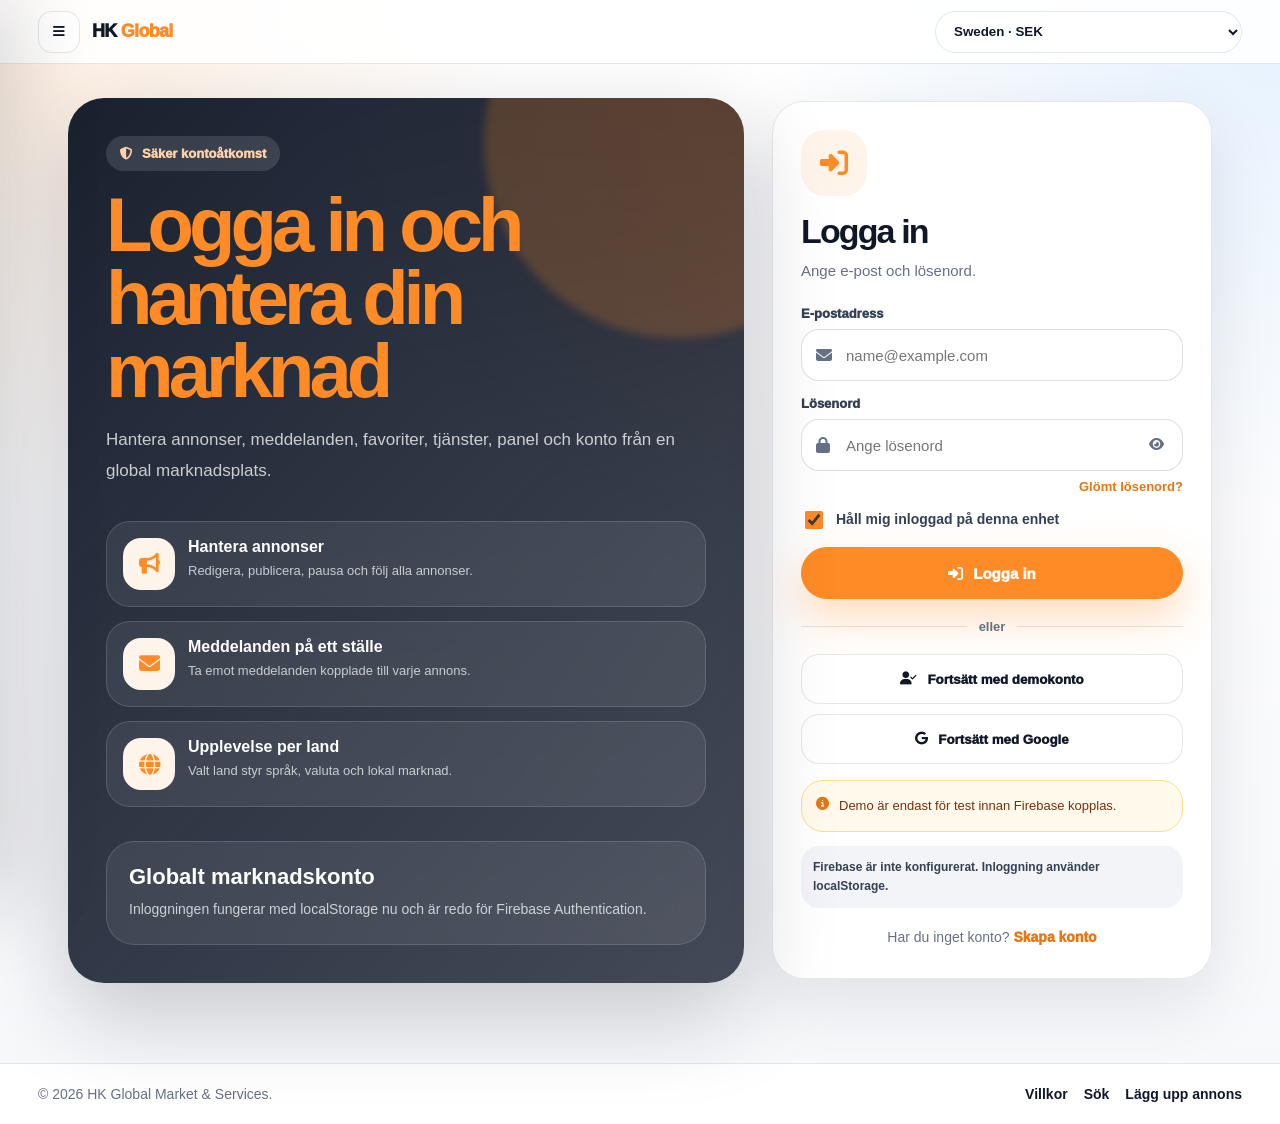
<file: login.html>
<!DOCTYPE html>
<html lang="en" dir="ltr">
<head>
  <meta charset="UTF-8" />
  <meta name="viewport" content="width=device-width, initial-scale=1.0" />

  <title>Login | HK Global Market & Services</title>
  <meta name="description" content="Login to HK Global Market & Services to manage ads, messages, favorites, and account settings." />

  <link rel="manifest" href="manifest.json" />
  <meta name="theme-color" content="#ff8b26" />

  <link rel="stylesheet" href="assets/css/style.css" />

  <link
    rel="stylesheet"
    href="https://cdnjs.cloudflare.com/ajax/libs/font-awesome/6.5.2/css/all.min.css"
  />

  <style>
    .auth-page {
      max-width: 1180px;
      margin: 0 auto;
      padding: 34px 18px 80px;
    }

    .auth-layout {
      display: grid;
      grid-template-columns: minmax(0, 1fr) 440px;
      gap: 28px;
      align-items: stretch;
    }

    .auth-hero {
      min-height: 650px;
      display: flex;
      flex-direction: column;
      justify-content: space-between;
    }

    .auth-list {
      display: grid;
      gap: 14px;
      margin-top: 34px;
    }

    .auth-list-item {
      display: grid;
      grid-template-columns: 52px minmax(0, 1fr);
      gap: 13px;
      align-items: start;
      border: 1px solid rgba(255, 255, 255, 0.14);
      background: rgba(255, 255, 255, 0.08);
      border-radius: 24px;
      padding: 16px;
      backdrop-filter: blur(14px);
    }

    .auth-list-item i {
      width: 52px;
      height: 52px;
      border-radius: 18px;
      background: #fff4ea;
      color: #ff8b26;
      display: grid;
      place-items: center;
      font-size: 21px;
    }

    .auth-list-item strong {
      display: block;
      color: #fff;
      margin-bottom: 5px;
      font-size: 16px;
    }

    .auth-list-item span {
      color: rgba(255, 255, 255, 0.72);
      line-height: 1.6;
      font-size: 13px;
    }

    .login-card {
      align-self: center;
    }

    .auth-switch {
      margin-top: 18px;
      text-align: center;
      color: var(--muted);
      line-height: 1.7;
      font-size: 14px;
    }

    .auth-switch a {
      color: var(--orange-dark);
      font-weight: 950;
    }

    .password-row {
      display: flex;
      justify-content: flex-end;
      margin-top: 8px;
      font-size: 13px;
      font-weight: 900;
    }

    .password-row a {
      color: var(--orange-dark);
    }

    .demo-box {
      margin-top: 16px;
      border: 1px solid #fedf89;
      background: #fffaeb;
      color: #7a2e0e;
      border-radius: 22px;
      padding: 14px;
      line-height: 1.7;
      font-size: 13px;
      display: flex;
      gap: 10px;
      align-items: flex-start;
    }

    .demo-box i {
      margin-top: 2px;
      color: var(--orange-dark);
    }

    .auth-divider {
      display: flex;
      align-items: center;
      gap: 12px;
      margin: 20px 0;
      color: var(--muted);
      font-size: 13px;
      font-weight: 900;
    }

    .auth-divider::before,
    .auth-divider::after {
      content: "";
      height: 1px;
      flex: 1;
      background: var(--line);
    }

    .social-row {
      display: grid;
      gap: 10px;
    }

    .social-btn {
      width: 100%;
      min-height: 50px;
      border-radius: 18px;
      border: 1px solid var(--line);
      background: #fff;
      color: var(--dark);
      display: flex;
      align-items: center;
      justify-content: center;
      gap: 10px;
      font-weight: 950;
      transition: 0.2s ease;
    }

    .social-btn:hover {
      transform: translateY(-1px);
      background: #f9fafb;
    }

    .local-mode {
      margin-top: 14px;
      border-radius: 18px;
      background: #f2f4f7;
      color: #344054;
      padding: 12px;
      line-height: 1.6;
      font-size: 12px;
      font-weight: 800;
    }

    @media (max-width: 980px) {
      .auth-layout {
        grid-template-columns: 1fr;
      }

      .auth-hero {
        min-height: auto;
      }
    }

    @media (max-width: 520px) {
      .auth-page {
        padding-inline: 12px;
      }

      .auth-list-item {
        grid-template-columns: 1fr;
      }
    }
  </style>
</head>

<body>
  <header class="topbar">
    <div class="topbar-inner">
      <div class="top-left">
        <button class="menu-toggle" id="menuToggle" type="button" aria-label="Open menu">
          <i class="fa-solid fa-bars"></i>
        </button>

        <a class="brand" href="index.html">HK <span>Global</span></a>
      </div>

      <div class="top-right">
        <select class="top-country" id="countrySelect" data-country-select aria-label="Choose country"></select>
      </div>
    </div>
  </header>

  <div class="sidebar-backdrop" id="sidebarBackdrop"></div>

  <aside class="sidebar" id="sidebar">
    <div class="sidebar-header">
      <div class="sidebar-title">HK <span>Global</span></div>

      <button class="sidebar-close" id="sidebarClose" type="button" aria-label="Close menu">
        <i class="fa-solid fa-xmark"></i>
      </button>
    </div>

    <nav class="sidebar-nav">
      <a class="sidebar-link" href="index.html">
        <i class="fa-solid fa-house"></i>
        <span data-i18n="home">Home</span>
      </a>

      <a class="sidebar-link" href="search.html">
        <i class="fa-solid fa-magnifying-glass"></i>
        <span data-i18n="search">Search</span>
      </a>

      <a class="sidebar-link" href="sell.html">
        <i class="fa-solid fa-circle-plus"></i>
        <span data-i18n="postAd">Post ad</span>
      </a>

      <a class="sidebar-link" href="account.html">
        <i class="fa-solid fa-user"></i>
        <span data-i18n="account">My account</span>
      </a>

      <a class="sidebar-link" href="favorites.html">
        <i class="fa-solid fa-heart"></i>
        <span data-i18n="favorites">Favorites</span>
      </a>

      <a class="sidebar-link" href="messages.html">
        <i class="fa-solid fa-envelope"></i>
        <span data-i18n="messages">Messages</span>
      </a>

      <a class="sidebar-link" href="dashboard.html">
        <i class="fa-solid fa-chart-line"></i>
        <span data-i18n="dashboard">Dashboard</span>
      </a>

      <div class="sidebar-divider"></div>

      <a class="sidebar-link" href="terms.html">
        <i class="fa-solid fa-shield-halved"></i>
        <span data-i18n="terms">Terms</span>
      </a>

      <a class="sidebar-link active" href="login.html">
        <i class="fa-solid fa-right-to-bracket"></i>
        <span data-i18n="login">Login</span>
      </a>

      <a class="sidebar-link" href="register.html">
        <i class="fa-solid fa-user-plus"></i>
        <span data-i18n="register">Create account</span>
      </a>
    </nav>

    <div class="sidebar-footer">HK Global Market & Services · 2026</div>
  </aside>

  <main class="auth-page">
    <section class="auth-layout">
      <div class="hero auth-hero">
        <div>
          <div class="badge">
            <i class="fa-solid fa-shield-halved"></i>
            <span data-page-i18n="secureLogin">Secure account access</span>
          </div>

          <h1>
            <span data-page-i18n="heroA">Login</span>
            <span class="accent" data-page-i18n="heroB">and manage your market</span>
          </h1>

          <p data-page-i18n="heroText">
            Access your ads, messages, favorites, services, dashboard, and account details from one professional global marketplace.
          </p>

          <div class="auth-list">
            <div class="auth-list-item">
              <i class="fa-solid fa-bullhorn"></i>
              <div>
                <strong data-page-i18n="featureAdsTitle">Manage your ads</strong>
                <span data-page-i18n="featureAdsText">Edit, publish, pause, and follow all listings from your account.</span>
              </div>
            </div>

            <div class="auth-list-item">
              <i class="fa-solid fa-envelope"></i>
              <div>
                <strong data-page-i18n="featureMessagesTitle">Messages in one place</strong>
                <span data-page-i18n="featureMessagesText">Receive buyer and seller messages linked to every listing.</span>
              </div>
            </div>

            <div class="auth-list-item">
              <i class="fa-solid fa-globe"></i>
              <div>
                <strong data-page-i18n="featureCountryTitle">Country-based experience</strong>
                <span data-page-i18n="featureCountryText">The selected country controls language, currency, and local marketplace behavior.</span>
              </div>
            </div>
          </div>
        </div>

        <div class="hero-bottom">
          <strong data-page-i18n="noticeTitle">Global marketplace account</strong>
          <span data-page-i18n="noticeText">
            This login page works with localStorage now, and it is ready to connect with Firebase Authentication after adding your Firebase project data.
          </span>
        </div>
      </div>

      <div class="auth-card login-card">
        <div class="auth-head">
          <div class="auth-icon">
            <i class="fa-solid fa-right-to-bracket"></i>
          </div>

          <h2 data-page-i18n="loginTitle">Login</h2>
          <p data-page-i18n="loginText">
            Enter your email and password to continue.
          </p>
        </div>

        <div class="alert error" id="errorBox"></div>
        <div class="alert success" id="successBox"></div>

        <form id="loginForm" class="form-grid" data-safe-submit>
          <div class="field">
            <label for="email" data-page-i18n="emailLabel">Email address</label>
            <div class="input-wrap">
              <i class="fa-solid fa-envelope"></i>
              <input
                id="email"
                name="email"
                type="email"
                autocomplete="email"
                required
                data-page-placeholder="emailPlaceholder"
                placeholder="name@example.com"
              />
            </div>
          </div>

          <div class="field">
            <label for="password" data-page-i18n="passwordLabel">Password</label>
            <div class="input-wrap">
              <i class="fa-solid fa-lock"></i>
              <input
                id="password"
                name="password"
                type="password"
                autocomplete="current-password"
                required
                minlength="6"
                data-page-placeholder="passwordPlaceholder"
                placeholder="Enter your password"
              />

              <button class="toggle-password" id="togglePassword" type="button" aria-label="Show password">
                <i class="fa-solid fa-eye"></i>
              </button>
            </div>

            <div class="password-row">
              <a href="register.html" data-page-i18n="forgotPassword">Forgot password?</a>
            </div>
          </div>

          <label class="check">
            <input id="rememberMe" type="checkbox" checked />
            <span data-page-i18n="rememberMe">Keep me logged in on this device</span>
          </label>

          <button class="submit-btn btn-full" type="submit">
            <i class="fa-solid fa-right-to-bracket"></i>
            <span data-page-i18n="loginButton">Login</span>
          </button>
        </form>

        <div class="auth-divider" data-page-i18n="or">or</div>

        <div class="social-row">
          <button class="social-btn" id="demoLoginBtn" type="button">
            <i class="fa-solid fa-user-check"></i>
            <span data-page-i18n="demoLogin">Continue with demo account</span>
          </button>

          <button class="social-btn" id="googleLoginBtn" type="button">
            <i class="fa-brands fa-google"></i>
            <span data-page-i18n="googleLogin">Continue with Google</span>
          </button>
        </div>

        <div class="demo-box">
          <i class="fa-solid fa-circle-info"></i>
          <span data-page-i18n="demoInfo">
            Demo login is only for testing the interface before connecting Firebase.
          </span>
        </div>

        <div class="local-mode" id="firebaseStatusText"></div>

        <div class="auth-switch">
          <span data-page-i18n="noAccount">Do not have an account?</span>
          <a href="register.html" data-page-i18n="createAccount">Create account</a>
        </div>
      </div>
    </section>
  </main>

  <footer class="footer">
    <div class="footer-inner">
      <div>© 2026 HK Global Market & Services.</div>

      <div class="footer-links">
        <a href="terms.html" data-i18n="terms">Terms</a>
        <a href="search.html" data-i18n="search">Search</a>
        <a href="sell.html" data-i18n="postAd">Post ad</a>
      </div>
    </div>
  </footer>

  <script src="firebase-config.js"></script>
  <script src="assets/js/countries.js"></script>
  <script src="assets/js/app.js"></script>
  <script src="pwa-register.js"></script>

  <script>
    (function () {
      "use strict";

      const STORAGE = {
        accounts: "hk_global_accounts",
        currentUser: "hk_global_current_user",
        session: "hk_global_auth_session"
      };

      const PAGE_DICT = {
        en: {
          secureLogin: "Secure account access",
          heroA: "Login",
          heroB: "and manage your market",
          heroText: "Access your ads, messages, favorites, services, dashboard, and account details from one professional global marketplace.",
          featureAdsTitle: "Manage your ads",
          featureAdsText: "Edit, publish, pause, and follow all listings from your account.",
          featureMessagesTitle: "Messages in one place",
          featureMessagesText: "Receive buyer and seller messages linked to every listing.",
          featureCountryTitle: "Country-based experience",
          featureCountryText: "The selected country controls language, currency, and local marketplace behavior.",
          noticeTitle: "Global marketplace account",
          noticeText: "This login page works with localStorage now, and it is ready to connect with Firebase Authentication after adding your Firebase project data.",
          loginTitle: "Login",
          loginText: "Enter your email and password to continue.",
          emailLabel: "Email address",
          emailPlaceholder: "name@example.com",
          passwordLabel: "Password",
          passwordPlaceholder: "Enter your password",
          forgotPassword: "Forgot password?",
          rememberMe: "Keep me logged in on this device",
          loginButton: "Login",
          or: "or",
          demoLogin: "Continue with demo account",
          googleLogin: "Continue with Google",
          demoInfo: "Demo login is only for testing the interface before connecting Firebase.",
          noAccount: "Do not have an account?",
          createAccount: "Create account",
          emptyFields: "Please enter your email and password.",
          accountNotFound: "Account not found. Please create an account first or use demo login.",
          wrongPassword: "Wrong password.",
          loginSuccess: "Logged in successfully.",
          demoSuccess: "Demo account opened successfully.",
          firebaseLocal: "Firebase is not configured yet. Login uses localStorage.",
          firebaseConfigured: "Firebase configuration detected. Auth can be connected in the next step.",
          googleUnavailable: "Google login needs Firebase Authentication configuration first.",
          showPassword: "Show password",
          hidePassword: "Hide password"
        },

        ar: {
          secureLogin: "دخول آمن للحساب",
          heroA: "سجّل الدخول",
          heroB: "وأدر سوقك",
          heroText: "ادخل إلى إعلاناتك ورسائلك ومفضلتك وخدماتك ولوحة التحكم وتفاصيل حسابك من منصة عالمية واحدة.",
          featureAdsTitle: "إدارة الإعلانات",
          featureAdsText: "عدّل وانشر وأوقف وتابع كل الإعلانات من حسابك.",
          featureMessagesTitle: "الرسائل في مكان واحد",
          featureMessagesText: "استقبل رسائل المشترين والبائعين المرتبطة بكل إعلان.",
          featureCountryTitle: "تجربة حسب الدولة",
          featureCountryText: "الدولة المختارة تتحكم باللغة والعملة وسلوك السوق المحلي.",
          noticeTitle: "حساب السوق العالمي",
          noticeText: "صفحة الدخول تعمل الآن عبر localStorage، وهي جاهزة للربط مع Firebase Authentication بعد إضافة بيانات مشروع Firebase.",
          loginTitle: "تسجيل الدخول",
          loginText: "أدخل البريد الإلكتروني وكلمة المرور للمتابعة.",
          emailLabel: "البريد الإلكتروني",
          emailPlaceholder: "name@example.com",
          passwordLabel: "كلمة المرور",
          passwordPlaceholder: "أدخل كلمة المرور",
          forgotPassword: "نسيت كلمة المرور؟",
          rememberMe: "ابقني مسجلاً على هذا الجهاز",
          loginButton: "دخول",
          or: "أو",
          demoLogin: "الدخول بحساب تجريبي",
          googleLogin: "المتابعة باستخدام Google",
          demoInfo: "الدخول التجريبي مخصص فقط لاختبار الواجهة قبل ربط Firebase.",
          noAccount: "ليس لديك حساب؟",
          createAccount: "إنشاء حساب",
          emptyFields: "يرجى إدخال البريد الإلكتروني وكلمة المرور.",
          accountNotFound: "الحساب غير موجود. أنشئ حساباً أولاً أو استخدم الدخول التجريبي.",
          wrongPassword: "كلمة المرور غير صحيحة.",
          loginSuccess: "تم تسجيل الدخول بنجاح.",
          demoSuccess: "تم فتح الحساب التجريبي بنجاح.",
          firebaseLocal: "Firebase غير مضبوط بعد. تسجيل الدخول يعمل عبر localStorage.",
          firebaseConfigured: "تم اكتشاف إعدادات Firebase. يمكن ربط Auth في الخطوة التالية.",
          googleUnavailable: "تسجيل الدخول عبر Google يحتاج إعداد Firebase Authentication أولاً.",
          showPassword: "إظهار كلمة المرور",
          hidePassword: "إخفاء كلمة المرور"
        },

        sv: {
          secureLogin: "Säker kontoåtkomst",
          heroA: "Logga in",
          heroB: "och hantera din marknad",
          heroText: "Hantera annonser, meddelanden, favoriter, tjänster, panel och konto från en global marknadsplats.",
          featureAdsTitle: "Hantera annonser",
          featureAdsText: "Redigera, publicera, pausa och följ alla annonser.",
          featureMessagesTitle: "Meddelanden på ett ställe",
          featureMessagesText: "Ta emot meddelanden kopplade till varje annons.",
          featureCountryTitle: "Upplevelse per land",
          featureCountryText: "Valt land styr språk, valuta och lokal marknad.",
          noticeTitle: "Globalt marknadskonto",
          noticeText: "Inloggningen fungerar med localStorage nu och är redo för Firebase Authentication.",
          loginTitle: "Logga in",
          loginText: "Ange e-post och lösenord.",
          emailLabel: "E-postadress",
          emailPlaceholder: "name@example.com",
          passwordLabel: "Lösenord",
          passwordPlaceholder: "Ange lösenord",
          forgotPassword: "Glömt lösenord?",
          rememberMe: "Håll mig inloggad på denna enhet",
          loginButton: "Logga in",
          or: "eller",
          demoLogin: "Fortsätt med demokonto",
          googleLogin: "Fortsätt med Google",
          demoInfo: "Demo är endast för test innan Firebase kopplas.",
          noAccount: "Har du inget konto?",
          createAccount: "Skapa konto",
          emptyFields: "Ange e-post och lösenord.",
          accountNotFound: "Konto hittades inte. Skapa konto först eller använd demo.",
          wrongPassword: "Fel lösenord.",
          loginSuccess: "Inloggning lyckades.",
          demoSuccess: "Demokonto öppnat.",
          firebaseLocal: "Firebase är inte konfigurerat. Inloggning använder localStorage.",
          firebaseConfigured: "Firebase-konfiguration hittades. Auth kan kopplas i nästa steg.",
          googleUnavailable: "Google-inloggning kräver Firebase Authentication först.",
          showPassword: "Visa lösenord",
          hidePassword: "Dölj lösenord"
        },

        de: {
          secureLogin: "Sicherer Kontozugang",
          heroA: "Anmelden",
          heroB: "und deinen Markt verwalten",
          heroText: "Verwalte Anzeigen, Nachrichten, Favoriten, Dienste, Dashboard und Konto in einem globalen Marktplatz.",
          featureAdsTitle: "Anzeigen verwalten",
          featureAdsText: "Bearbeiten, veröffentlichen, pausieren und verfolgen.",
          featureMessagesTitle: "Nachrichten an einem Ort",
          featureMessagesText: "Nachrichten zu jeder Anzeige empfangen.",
          featureCountryTitle: "Länderbasierte Erfahrung",
          featureCountryText: "Das gewählte Land steuert Sprache, Währung und lokalen Markt.",
          noticeTitle: "Globales Marktkonto",
          noticeText: "Diese Anmeldung nutzt jetzt localStorage und ist bereit für Firebase Authentication.",
          loginTitle: "Anmelden",
          loginText: "E-Mail und Passwort eingeben.",
          emailLabel: "E-Mail-Adresse",
          emailPlaceholder: "name@example.com",
          passwordLabel: "Passwort",
          passwordPlaceholder: "Passwort eingeben",
          forgotPassword: "Passwort vergessen?",
          rememberMe: "Auf diesem Gerät angemeldet bleiben",
          loginButton: "Anmelden",
          or: "oder",
          demoLogin: "Mit Demo-Konto fortfahren",
          googleLogin: "Mit Google fortfahren",
          demoInfo: "Demo ist nur zum Testen der Oberfläche vor Firebase.",
          noAccount: "Noch kein Konto?",
          createAccount: "Konto erstellen",
          emptyFields: "Bitte E-Mail und Passwort eingeben.",
          accountNotFound: "Konto nicht gefunden. Bitte zuerst Konto erstellen oder Demo nutzen.",
          wrongPassword: "Falsches Passwort.",
          loginSuccess: "Erfolgreich angemeldet.",
          demoSuccess: "Demo-Konto geöffnet.",
          firebaseLocal: "Firebase ist noch nicht konfiguriert. Login nutzt localStorage.",
          firebaseConfigured: "Firebase-Konfiguration erkannt. Auth kann im nächsten Schritt verbunden werden.",
          googleUnavailable: "Google-Login benötigt zuerst Firebase Authentication.",
          showPassword: "Passwort anzeigen",
          hidePassword: "Passwort ausblenden"
        },

        tr: {
          secureLogin: "Güvenli hesap erişimi",
          heroA: "Giriş yap",
          heroB: "ve pazarını yönet",
          heroText: "İlanlarını, mesajlarını, favorilerini, hizmetlerini, panelini ve hesabını tek yerden yönet.",
          featureAdsTitle: "İlanları yönet",
          featureAdsText: "Düzenle, yayınla, durdur ve takip et.",
          featureMessagesTitle: "Mesajlar tek yerde",
          featureMessagesText: "Her ilan için alıcı ve satıcı mesajlarını al.",
          featureCountryTitle: "Ülkeye göre deneyim",
          featureCountryText: "Seçilen ülke dili, para birimini ve yerel pazarı belirler.",
          noticeTitle: "Küresel pazar hesabı",
          noticeText: "Bu giriş localStorage ile çalışır ve Firebase Authentication için hazırdır.",
          loginTitle: "Giriş",
          loginText: "E-posta ve şifreni gir.",
          emailLabel: "E-posta",
          emailPlaceholder: "name@example.com",
          passwordLabel: "Şifre",
          passwordPlaceholder: "Şifreni gir",
          forgotPassword: "Şifremi unuttum?",
          rememberMe: "Bu cihazda giriş açık kalsın",
          loginButton: "Giriş yap",
          or: "veya",
          demoLogin: "Demo hesapla devam et",
          googleLogin: "Google ile devam et",
          demoInfo: "Demo sadece Firebase bağlanmadan önce arayüz testi içindir.",
          noAccount: "Hesabın yok mu?",
          createAccount: "Hesap oluştur",
          emptyFields: "E-posta ve şifre gir.",
          accountNotFound: "Hesap bulunamadı. Önce hesap oluştur veya demo kullan.",
          wrongPassword: "Yanlış şifre.",
          loginSuccess: "Giriş başarılı.",
          demoSuccess: "Demo hesap açıldı.",
          firebaseLocal: "Firebase henüz ayarlı değil. Giriş localStorage kullanıyor.",
          firebaseConfigured: "Firebase ayarı bulundu. Auth sonraki adımda bağlanabilir.",
          googleUnavailable: "Google girişi için önce Firebase Authentication gerekir.",
          showPassword: "Şifreyi göster",
          hidePassword: "Şifreyi gizle"
        }
      };

      const $ = (selector) => document.querySelector(selector);
      const $$ = (selector) => Array.from(document.querySelectorAll(selector));

      function lang() {
        return String(localStorage.getItem("amg_country_lang") || document.documentElement.lang || "en")
          .slice(0, 2)
          .toLowerCase();
      }

      function t(key) {
        const selected = lang();
        return (PAGE_DICT[selected] && PAGE_DICT[selected][key]) || PAGE_DICT.en[key] || key;
      }

      function translatePage() {
        $$("[data-page-i18n]").forEach((el) => {
          el.textContent = t(el.dataset.pageI18n);
        });

        $$("[data-page-placeholder]").forEach((el) => {
          el.setAttribute("placeholder", t(el.dataset.pagePlaceholder));
        });

        const toggleBtn = $("#togglePassword");
        const password = $("#password");

        if (toggleBtn && password) {
          toggleBtn.setAttribute(
            "aria-label",
            password.type === "password" ? t("showPassword") : t("hidePassword")
          );
        }

        updateFirebaseStatus();
      }

      function readJson(key, fallback) {
        try {
          return JSON.parse(localStorage.getItem(key)) || fallback;
        } catch {
          return fallback;
        }
      }

      function writeJson(key, value) {
        localStorage.setItem(key, JSON.stringify(value));
      }

      function showAlert(type, message) {
        const errorBox = $("#errorBox");
        const successBox = $("#successBox");

        errorBox.classList.remove("show");
        successBox.classList.remove("show");

        if (type === "error") {
          errorBox.textContent = message;
          errorBox.classList.add("show");
        } else {
          successBox.textContent = message;
          successBox.classList.add("show");
        }
      }

      function getNextPage() {
        const params = new URLSearchParams(window.location.search);
        const next = params.get("next");

        if (!next) return "account.html";

        if (next.includes("://") || next.includes("//")) return "account.html";

        return next;
      }

      function saveSession(user, remember) {
        const safeUser = {
          id: user.id || "user-" + Date.now(),
          name: user.name || user.displayName || user.email.split("@")[0],
          email: user.email,
          phone: user.phone || "",
          countryCode: user.countryCode || localStorage.getItem("amg_country_code") || "",
          countryLabel: user.countryLabel || localStorage.getItem("amg_country_label") || "",
          role: user.role || "user",
          createdAt: user.createdAt || new Date().toISOString(),
          lastLoginAt: new Date().toISOString()
        };

        writeJson(STORAGE.currentUser, safeUser);

        writeJson(STORAGE.session, {
          loggedIn: true,
          remember: Boolean(remember),
          userId: safeUser.id,
          email: safeUser.email,
          loginAt: new Date().toISOString()
        });

        localStorage.setItem("amg_user", JSON.stringify(safeUser));
        localStorage.setItem("hk_global_user", JSON.stringify(safeUser));

        return safeUser;
      }

      function findAccount(email) {
        const accounts = readJson(STORAGE.accounts, []);
        return accounts.find((account) => String(account.email).toLowerCase() === email.toLowerCase());
      }

      function localLogin(email, password, remember) {
        const account = findAccount(email);

        if (!account) {
          showAlert("error", t("accountNotFound"));
          return;
        }

        if (String(account.password || "") !== String(password)) {
          showAlert("error", t("wrongPassword"));
          return;
        }

        saveSession(account, remember);
        showAlert("success", t("loginSuccess"));

        window.setTimeout(() => {
          window.location.href = getNextPage();
        }, 700);
      }

      function demoLogin() {
        const demoUser = {
          id: "demo-user",
          name: "Demo User",
          email: "demo@hk-global.test",
          phone: "",
          role: "demo",
          countryCode: localStorage.getItem("amg_country_code") || "SE",
          countryLabel: localStorage.getItem("amg_country_label") || "Sweden",
          createdAt: new Date().toISOString()
        };

        const accounts = readJson(STORAGE.accounts, []);
        const exists = accounts.some((account) => account.email === demoUser.email);

        if (!exists) {
          accounts.push({
            ...demoUser,
            password: "123456"
          });

          writeJson(STORAGE.accounts, accounts);
        }

        saveSession(demoUser, true);
        showAlert("success", t("demoSuccess"));

        window.setTimeout(() => {
          window.location.href = getNextPage();
        }, 700);
      }

      function updateFirebaseStatus() {
        const box = $("#firebaseStatusText");
        if (!box) return;

        const status = window.HK_FIREBASE_STATUS;

        if (status && status.status === "configured") {
          box.textContent = t("firebaseConfigured");
        } else {
          box.textContent = t("firebaseLocal");
        }
      }

      function initPasswordToggle() {
        const button = $("#togglePassword");
        const input = $("#password");

        button.addEventListener("click", () => {
          const isPassword = input.type === "password";

          input.type = isPassword ? "text" : "password";
          button.innerHTML = isPassword
            ? '<i class="fa-solid fa-eye-slash"></i>'
            : '<i class="fa-solid fa-eye"></i>';

          button.setAttribute("aria-label", isPassword ? t("hidePassword") : t("showPassword"));
        });
      }

      function initForm() {
        $("#loginForm").addEventListener("submit", (event) => {
          event.preventDefault();

          const email = $("#email").value.trim();
          const password = $("#password").value;
          const remember = $("#rememberMe").checked;

          if (!email || !password) {
            showAlert("error", t("emptyFields"));
            return;
          }

          localLogin(email, password, remember);
        });

        $("#demoLoginBtn").addEventListener("click", demoLogin);

        $("#googleLoginBtn").addEventListener("click", () => {
          showAlert("error", t("googleUnavailable"));
        });
      }

      function redirectIfAlreadyLoggedIn() {
        const session = readJson(STORAGE.session, null);
        const user = readJson(STORAGE.currentUser, null);

        if (session && session.loggedIn && user && user.email) {
          window.location.href = getNextPage();
        }
      }

      function init() {
        redirectIfAlreadyLoggedIn();
        initPasswordToggle();
        initForm();
        translatePage();

        window.addEventListener("hk-app-country-applied", translatePage);
        window.addEventListener("hk-country-change", translatePage);
      }

      document.addEventListener("DOMContentLoaded", init);
    })();
  </script>
</body>
</html>
</file>
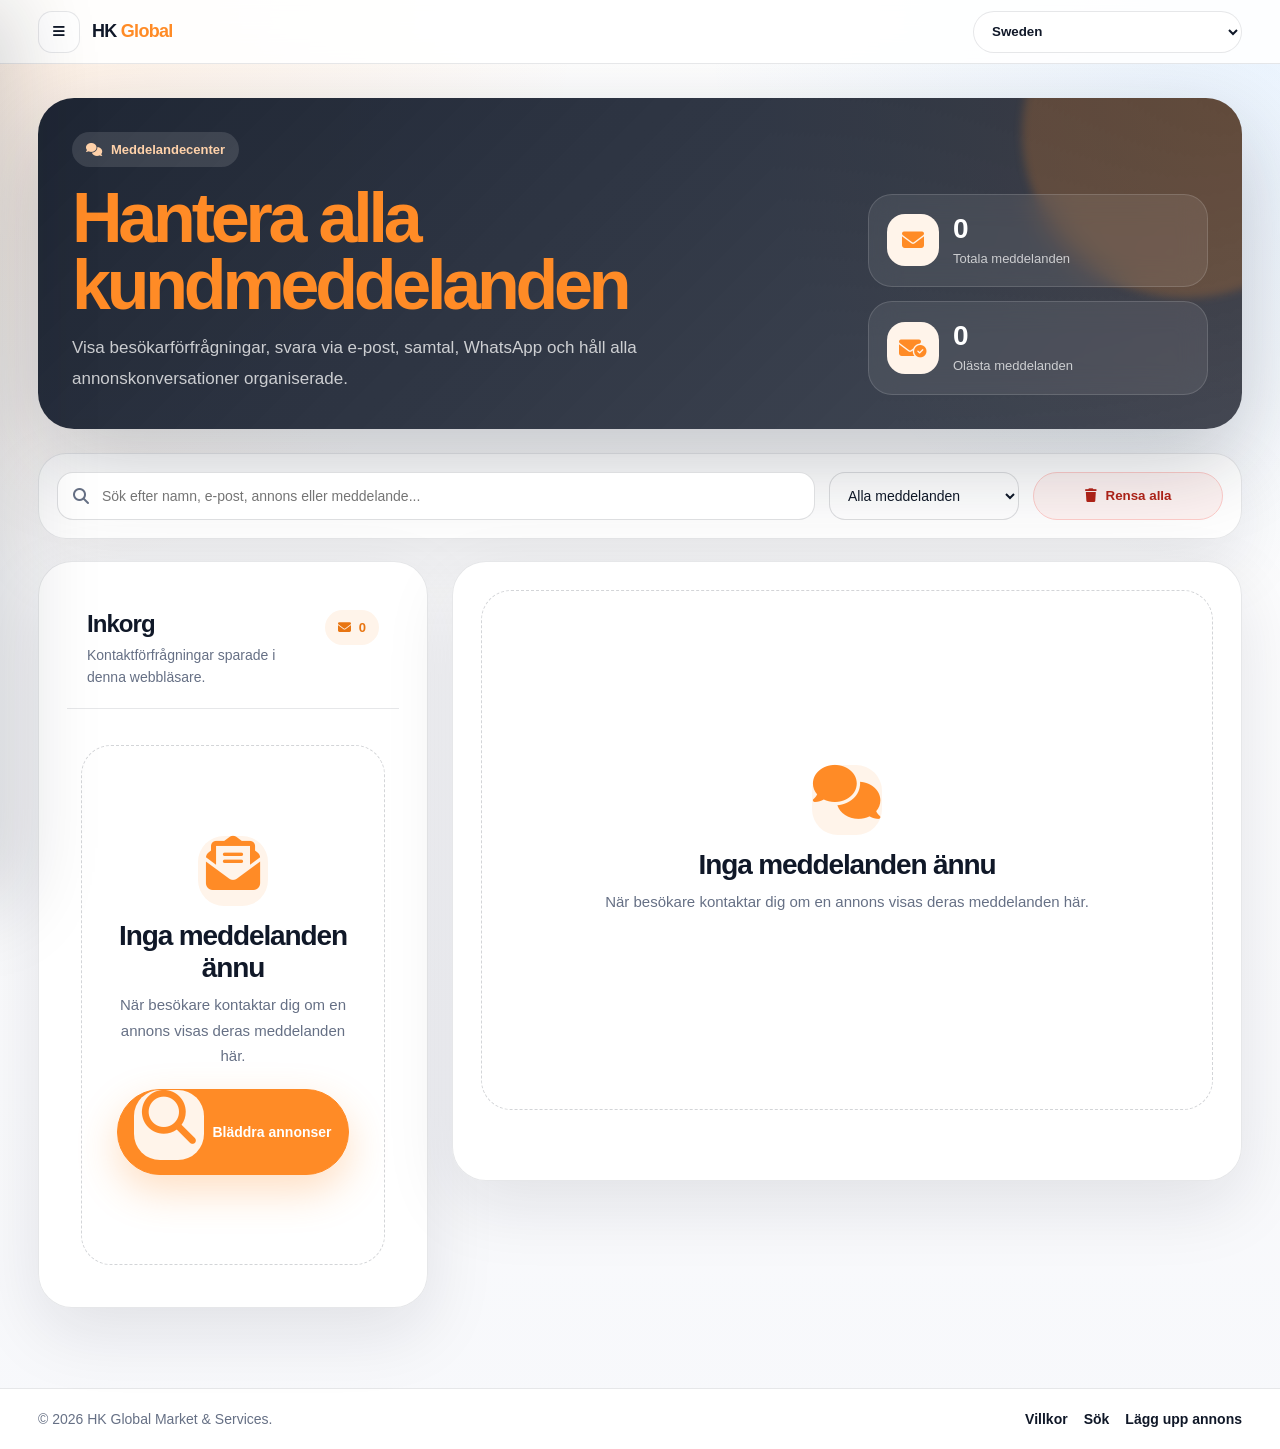
<file: messages.html>
<!DOCTYPE html>
<html lang="en" dir="ltr">
<head>
  <meta charset="UTF-8" />
  <meta name="viewport" content="width=device-width, initial-scale=1.0" />

  <title>Messages | HK Global Market & Services</title>
  <meta name="description" content="Manage visitor messages, contact requests, and listing conversations." />

  <link rel="stylesheet" href="assets/css/style.css" />

  <link
    rel="stylesheet"
    href="https://cdnjs.cloudflare.com/ajax/libs/font-awesome/6.5.2/css/all.min.css"
  />

  <style>
    :root {
      --orange: #ff8b26;
      --orange-dark: #e87512;
      --dark: #101828;
      --muted: #667085;
      --line: rgba(16, 24, 40, 0.1);
      --soft: #f8fafc;
      --white: #ffffff;
      --shadow: 0 24px 70px rgba(16, 24, 40, 0.1);
      --radius: 28px;
      --danger: #b42318;
      --success: #027a48;
    }

    * {
      box-sizing: border-box;
    }

    body {
      margin: 0;
      font-family: Arial, Helvetica, sans-serif;
      background:
        radial-gradient(circle at top left, rgba(255, 139, 38, 0.12), transparent 30%),
        radial-gradient(circle at top right, rgba(46, 144, 250, 0.1), transparent 30%),
        linear-gradient(180deg, #ffffff 0%, #f7f8fb 100%);
      color: var(--dark);
    }

    body[dir="rtl"] {
      direction: rtl;
      text-align: right;
    }

    a {
      color: inherit;
      text-decoration: none;
    }

    button,
    input,
    select,
    textarea {
      font-family: inherit;
    }

    .topbar {
      position: sticky;
      top: 0;
      z-index: 50;
      height: 64px;
      background: rgba(255, 255, 255, 0.88);
      backdrop-filter: blur(18px);
      border-bottom: 1px solid var(--line);
    }

    .topbar-inner {
      height: 100%;
      max-width: 1240px;
      margin: 0 auto;
      padding: 0 18px;
      display: flex;
      align-items: center;
      justify-content: space-between;
      gap: 14px;
    }

    .top-left,
    .top-right {
      display: flex;
      align-items: center;
      gap: 12px;
    }

    .menu-toggle,
    .sidebar-close {
      width: 42px;
      height: 42px;
      border-radius: 14px;
      border: 1px solid var(--line);
      background: #fff;
      cursor: pointer;
      display: grid;
      place-items: center;
      color: var(--dark);
    }

    .brand {
      font-size: 18px;
      font-weight: 900;
      letter-spacing: -0.04em;
      white-space: nowrap;
    }

    .brand span {
      color: var(--orange);
    }

    .top-country {
      min-width: 220px;
      max-width: 320px;
      height: 42px;
      border-radius: 999px;
      border: 1px solid var(--line);
      padding: 0 14px;
      background: #fff;
      color: var(--dark);
      outline: none;
    }

    .sidebar-backdrop {
      position: fixed;
      inset: 0;
      background: rgba(16, 24, 40, 0.42);
      z-index: 80;
      opacity: 0;
      pointer-events: none;
      transition: 0.25s ease;
    }

    .sidebar-backdrop.open {
      opacity: 1;
      pointer-events: auto;
    }

    .sidebar {
      position: fixed;
      top: 0;
      bottom: 0;
      left: 0;
      width: 320px;
      background: #fff;
      z-index: 90;
      transform: translateX(-105%);
      transition: 0.25s ease;
      box-shadow: 30px 0 80px rgba(16, 24, 40, 0.18);
      display: flex;
      flex-direction: column;
    }

    body[dir="rtl"] .sidebar {
      left: auto;
      right: 0;
      transform: translateX(105%);
      box-shadow: -30px 0 80px rgba(16, 24, 40, 0.18);
    }

    .sidebar.open {
      transform: translateX(0);
    }

    .sidebar-header {
      padding: 20px;
      border-bottom: 1px solid var(--line);
      display: flex;
      align-items: center;
      justify-content: space-between;
    }

    .sidebar-title {
      font-size: 20px;
      font-weight: 900;
    }

    .sidebar-title span {
      color: var(--orange);
    }

    .sidebar-nav {
      padding: 18px;
      display: grid;
      gap: 8px;
      overflow: auto;
    }

    .sidebar-link {
      display: flex;
      align-items: center;
      gap: 12px;
      padding: 13px 14px;
      border-radius: 16px;
      color: #344054;
      font-weight: 800;
    }

    .sidebar-link:hover,
    .sidebar-link.active {
      background: #fff4ea;
      color: var(--orange-dark);
    }

    .sidebar-divider {
      height: 1px;
      background: var(--line);
      margin: 8px 0;
    }

    .sidebar-footer {
      margin-top: auto;
      padding: 18px 20px;
      border-top: 1px solid var(--line);
      color: var(--muted);
      font-size: 13px;
    }

    .page {
      max-width: 1240px;
      margin: 0 auto;
      padding: 34px 18px 80px;
    }

    .hero {
      border-radius: 36px;
      background:
        linear-gradient(135deg, rgba(16, 24, 40, 0.94), rgba(16, 24, 40, 0.78)),
        radial-gradient(circle at top right, rgba(255, 139, 38, 0.35), transparent 38%);
      color: #fff;
      padding: 34px;
      box-shadow: 0 32px 90px rgba(16, 24, 40, 0.24);
      display: grid;
      grid-template-columns: minmax(0, 1fr) 340px;
      gap: 24px;
      align-items: end;
      overflow: hidden;
      position: relative;
      margin-bottom: 24px;
    }

    .hero::after {
      content: "";
      position: absolute;
      width: 330px;
      height: 330px;
      border-radius: 50%;
      right: -110px;
      top: -130px;
      background: rgba(255, 139, 38, 0.2);
      filter: blur(4px);
    }

    body[dir="rtl"] .hero::after {
      right: auto;
      left: -110px;
    }

    .hero-content,
    .hero-stats {
      position: relative;
      z-index: 2;
    }

    .badge {
      display: inline-flex;
      align-items: center;
      gap: 9px;
      padding: 10px 14px;
      border-radius: 999px;
      background: rgba(255, 255, 255, 0.12);
      color: #ffd2aa;
      font-size: 13px;
      font-weight: 900;
      margin-bottom: 18px;
    }

    .hero h1 {
      margin: 0 0 14px;
      font-size: clamp(34px, 6vw, 70px);
      line-height: 0.96;
      letter-spacing: -0.06em;
    }

    .hero h1 span {
      color: var(--orange);
    }

    .hero p {
      margin: 0;
      color: rgba(255, 255, 255, 0.76);
      line-height: 1.8;
      font-size: 17px;
      max-width: 720px;
    }

    .hero-stats {
      display: grid;
      gap: 14px;
    }

    .stat-box {
      border: 1px solid rgba(255, 255, 255, 0.14);
      background: rgba(255, 255, 255, 0.08);
      border-radius: 24px;
      padding: 18px;
      backdrop-filter: blur(14px);
      display: flex;
      align-items: center;
      gap: 14px;
    }

    .stat-box i {
      width: 52px;
      height: 52px;
      border-radius: 18px;
      background: #fff4ea;
      color: var(--orange);
      display: grid;
      place-items: center;
      font-size: 22px;
      flex: 0 0 auto;
    }

    .stat-box strong {
      display: block;
      font-size: 28px;
      margin-bottom: 4px;
    }

    .stat-box span {
      color: rgba(255, 255, 255, 0.72);
      font-size: 13px;
      line-height: 1.5;
    }

    .toolbar {
      background: rgba(255, 255, 255, 0.94);
      border: 1px solid var(--line);
      border-radius: var(--radius);
      box-shadow: var(--shadow);
      padding: 18px;
      display: grid;
      grid-template-columns: minmax(0, 1fr) 190px 190px;
      gap: 14px;
      align-items: center;
      margin-bottom: 22px;
    }

    .search-box {
      position: relative;
    }

    .search-box i {
      position: absolute;
      top: 50%;
      transform: translateY(-50%);
      left: 16px;
      color: var(--muted);
    }

    body[dir="rtl"] .search-box i {
      left: auto;
      right: 16px;
    }

    .search-box input,
    .toolbar select {
      width: 100%;
      height: 48px;
      border: 1px solid rgba(16, 24, 40, 0.14);
      border-radius: 16px;
      background: #fff;
      color: var(--dark);
      outline: none;
      font-size: 14px;
    }

    .search-box input {
      padding: 0 16px 0 44px;
    }

    body[dir="rtl"] .search-box input {
      padding: 0 44px 0 16px;
    }

    .toolbar select {
      padding: 0 14px;
    }

    .clear-btn {
      height: 48px;
      border-radius: 999px;
      border: 1px solid #fecdca;
      background: #fef3f2;
      color: var(--danger);
      font-weight: 900;
      cursor: pointer;
      display: inline-flex;
      align-items: center;
      justify-content: center;
      gap: 9px;
    }

    .messages-layout {
      display: grid;
      grid-template-columns: 390px minmax(0, 1fr);
      gap: 24px;
      align-items: start;
    }

    .panel {
      background: rgba(255, 255, 255, 0.94);
      border: 1px solid var(--line);
      border-radius: 34px;
      box-shadow: var(--shadow);
      overflow: hidden;
    }

    .panel-head {
      padding: 20px;
      border-bottom: 1px solid var(--line);
      display: flex;
      align-items: flex-start;
      justify-content: space-between;
      gap: 14px;
    }

    .panel-head h2 {
      margin: 0 0 6px;
      font-size: 24px;
      letter-spacing: -0.04em;
    }

    .panel-head p {
      margin: 0;
      color: var(--muted);
      line-height: 1.6;
      font-size: 14px;
    }

    .count-pill {
      display: inline-flex;
      align-items: center;
      gap: 8px;
      padding: 10px 13px;
      border-radius: 999px;
      background: #fff4ea;
      color: var(--orange-dark);
      font-size: 13px;
      font-weight: 900;
      white-space: nowrap;
    }

    .conversation-list {
      padding: 14px;
      display: grid;
      gap: 10px;
      max-height: 720px;
      overflow: auto;
    }

    .conversation {
      border: 1px solid var(--line);
      background: #fff;
      border-radius: 22px;
      padding: 14px;
      cursor: pointer;
      display: grid;
      grid-template-columns: 52px minmax(0, 1fr);
      gap: 12px;
      transition: 0.2s ease;
    }

    .conversation:hover,
    .conversation.active {
      border-color: rgba(255, 139, 38, 0.35);
      background: #fff9f3;
    }

    .conversation.unread {
      box-shadow: inset 4px 0 0 var(--orange);
    }

    body[dir="rtl"] .conversation.unread {
      box-shadow: inset -4px 0 0 var(--orange);
    }

    .avatar {
      width: 52px;
      height: 52px;
      border-radius: 18px;
      background: #fff4ea;
      color: var(--orange);
      display: grid;
      place-items: center;
      font-size: 21px;
      flex: 0 0 auto;
    }

    .conversation-top {
      display: flex;
      justify-content: space-between;
      gap: 12px;
      margin-bottom: 4px;
    }

    .conversation h3 {
      margin: 0;
      font-size: 16px;
      line-height: 1.35;
    }

    .conversation time {
      color: var(--muted);
      font-size: 12px;
      white-space: nowrap;
    }

    .conversation p {
      margin: 0;
      color: var(--muted);
      font-size: 13px;
      line-height: 1.5;
    }

    .message-detail {
      min-height: 620px;
    }

    .detail-body {
      padding: 24px;
    }

    .sender-card {
      border: 1px solid var(--line);
      border-radius: 26px;
      background: #fff;
      padding: 18px;
      display: grid;
      grid-template-columns: 64px minmax(0, 1fr);
      gap: 16px;
      align-items: center;
      margin-bottom: 18px;
    }

    .sender-card .avatar {
      width: 64px;
      height: 64px;
      border-radius: 22px;
      font-size: 25px;
    }

    .sender-card h3 {
      margin: 0 0 6px;
      font-size: 24px;
      letter-spacing: -0.035em;
    }

    .sender-card p {
      margin: 0;
      color: var(--muted);
      line-height: 1.6;
      font-size: 14px;
    }

    .message-box {
      border: 1px solid var(--line);
      border-radius: 26px;
      background: #fff;
      padding: 22px;
      margin-bottom: 18px;
    }

    .message-box h3 {
      margin: 0 0 12px;
      font-size: 22px;
      letter-spacing: -0.035em;
    }

    .message-text {
      color: #475467;
      line-height: 1.85;
      white-space: pre-wrap;
      margin: 0;
    }

    .info-grid {
      display: grid;
      grid-template-columns: repeat(2, minmax(0, 1fr));
      gap: 12px;
      margin-bottom: 18px;
    }

    .info-item {
      border: 1px solid var(--line);
      background: #fff;
      border-radius: 20px;
      padding: 15px;
      display: grid;
      gap: 7px;
    }

    .info-item i {
      color: var(--orange);
      font-size: 18px;
    }

    .info-item span {
      color: var(--muted);
      font-size: 12px;
      font-weight: 900;
    }

    .info-item strong {
      color: var(--dark);
      font-size: 14px;
      line-height: 1.5;
      word-break: break-word;
    }

    .actions {
      display: flex;
      gap: 10px;
      flex-wrap: wrap;
    }

    .btn {
      min-height: 46px;
      border-radius: 999px;
      border: 1px solid var(--line);
      padding: 0 16px;
      display: inline-flex;
      align-items: center;
      justify-content: center;
      gap: 8px;
      cursor: pointer;
      font-weight: 900;
      background: #fff;
      color: var(--dark);
      font-size: 14px;
    }

    .btn.primary {
      background: var(--orange);
      border-color: var(--orange);
      color: #fff;
      box-shadow: 0 16px 40px rgba(255, 139, 38, 0.28);
    }

    .btn.dark {
      background: var(--dark);
      border-color: var(--dark);
      color: #fff;
    }

    .btn.danger {
      background: #fef3f2;
      color: var(--danger);
      border-color: #fecdca;
    }

    .reply-box {
      margin-top: 18px;
      border: 1px solid var(--line);
      border-radius: 26px;
      background: #fff;
      padding: 18px;
    }

    .reply-box label {
      display: block;
      font-size: 13px;
      font-weight: 900;
      color: #344054;
      margin-bottom: 8px;
    }

    .reply-box textarea {
      width: 100%;
      min-height: 120px;
      border: 1px solid rgba(16, 24, 40, 0.14);
      border-radius: 18px;
      padding: 14px;
      resize: vertical;
      outline: none;
      line-height: 1.7;
      color: var(--dark);
    }

    .reply-box textarea:focus {
      border-color: var(--orange);
      box-shadow: 0 0 0 4px rgba(255, 139, 38, 0.12);
    }

    .empty-state {
      min-height: 520px;
      display: grid;
      place-items: center;
      text-align: center;
      padding: 32px;
      color: var(--muted);
    }

    .empty-state i {
      display: block;
      font-size: 54px;
      color: var(--orange);
      margin-bottom: 14px;
    }

    .empty-state h3 {
      margin: 0 0 8px;
      color: var(--dark);
      font-size: 28px;
      letter-spacing: -0.04em;
    }

    .empty-state p {
      margin: 0 0 20px;
      line-height: 1.7;
      max-width: 520px;
    }

    .toast {
      position: fixed;
      left: 50%;
      bottom: 26px;
      transform: translateX(-50%) translateY(20px);
      opacity: 0;
      pointer-events: none;
      z-index: 120;
      background: var(--dark);
      color: #fff;
      border-radius: 999px;
      padding: 13px 18px;
      font-weight: 900;
      box-shadow: 0 18px 55px rgba(16, 24, 40, 0.22);
      transition: 0.25s ease;
    }

    .toast.show {
      opacity: 1;
      transform: translateX(-50%) translateY(0);
    }

    .footer {
      border-top: 1px solid var(--line);
      background: #fff;
      color: var(--muted);
    }

    .footer-inner {
      max-width: 1240px;
      margin: 0 auto;
      padding: 22px 18px;
      display: flex;
      justify-content: space-between;
      gap: 14px;
      flex-wrap: wrap;
      font-size: 14px;
    }

    .footer-links {
      display: flex;
      gap: 16px;
      font-weight: 800;
      color: var(--dark);
    }

    body.menu-open {
      overflow: hidden;
    }

    @media (max-width: 980px) {
      .hero,
      .toolbar,
      .messages-layout {
        grid-template-columns: 1fr;
      }

      .conversation-list {
        max-height: none;
      }
    }

    @media (max-width: 620px) {
      .top-country {
        min-width: 150px;
        max-width: 180px;
        font-size: 12px;
      }

      .brand {
        font-size: 15px;
      }

      .page {
        padding-top: 24px;
      }

      .hero {
        padding: 22px;
        border-radius: 28px;
      }

      .sender-card,
      .conversation {
        grid-template-columns: 1fr;
      }

      .info-grid {
        grid-template-columns: 1fr;
      }
    }
  </style>
</head>

<body>
  <header class="topbar">
    <div class="topbar-inner">
      <div class="top-left">
        <button class="menu-toggle" id="menuToggle" type="button" aria-label="Open menu">
          <i class="fa-solid fa-bars"></i>
        </button>

        <a class="brand" href="index.html">HK <span>Global</span></a>
      </div>

      <div class="top-right">
        <select class="top-country" id="countrySelect" aria-label="Choose country"></select>
      </div>
    </div>
  </header>

  <div class="sidebar-backdrop" id="sidebarBackdrop"></div>

  <aside class="sidebar" id="sidebar">
    <div class="sidebar-header">
      <div class="sidebar-title">HK <span>Global</span></div>

      <button class="sidebar-close" id="sidebarClose" type="button" aria-label="Close menu">
        <i class="fa-solid fa-xmark"></i>
      </button>
    </div>

    <nav class="sidebar-nav">
      <a class="sidebar-link" href="index.html">
        <i class="fa-solid fa-house"></i>
        <span data-i18n="home">Home</span>
      </a>

      <a class="sidebar-link" href="search.html">
        <i class="fa-solid fa-magnifying-glass"></i>
        <span data-i18n="search">Search</span>
      </a>

      <a class="sidebar-link" href="sell.html">
        <i class="fa-solid fa-circle-plus"></i>
        <span data-i18n="postAd">Post ad</span>
      </a>

      <a class="sidebar-link" href="account.html">
        <i class="fa-solid fa-user"></i>
        <span data-i18n="account">My account</span>
      </a>

      <a class="sidebar-link" href="favorites.html">
        <i class="fa-solid fa-heart"></i>
        <span data-i18n="favorites">Favorites</span>
      </a>

      <a class="sidebar-link active" href="messages.html">
        <i class="fa-solid fa-envelope"></i>
        <span data-i18n="messages">Messages</span>
      </a>

      <a class="sidebar-link" href="dashboard.html">
        <i class="fa-solid fa-chart-line"></i>
        <span data-i18n="dashboard">Dashboard</span>
      </a>

      <div class="sidebar-divider"></div>

      <a class="sidebar-link" href="terms.html">
        <i class="fa-solid fa-shield-halved"></i>
        <span data-i18n="terms">Terms</span>
      </a>

      <a class="sidebar-link" href="login.html">
        <i class="fa-solid fa-right-to-bracket"></i>
        <span data-i18n="login">Login</span>
      </a>

      <a class="sidebar-link" href="register.html">
        <i class="fa-solid fa-user-plus"></i>
        <span data-i18n="register">Create account</span>
      </a>
    </nav>

    <div class="sidebar-footer">HK Global Market & Services · 2026</div>
  </aside>

  <main class="page">
    <section class="hero">
      <div class="hero-content">
        <div class="badge">
          <i class="fa-solid fa-comments"></i>
          <span data-i18n="messagesCenter">Messages center</span>
        </div>

        <h1>
          <span data-i18n="heroTitleA">Manage all</span>
          <span data-i18n="heroTitleB">customer messages</span>
        </h1>

        <p data-i18n="heroText">
          View visitor requests, reply by email, call, WhatsApp, and keep every listing conversation organized.
        </p>
      </div>

      <div class="hero-stats">
        <div class="stat-box">
          <i class="fa-solid fa-envelope"></i>
          <div>
            <strong id="totalCount">0</strong>
            <span data-i18n="totalMessages">Total messages</span>
          </div>
        </div>

        <div class="stat-box">
          <i class="fa-solid fa-envelope-circle-check"></i>
          <div>
            <strong id="unreadCount">0</strong>
            <span data-i18n="unreadMessages">Unread messages</span>
          </div>
        </div>
      </div>
    </section>

    <section class="toolbar">
      <div class="search-box">
        <i class="fa-solid fa-magnifying-glass"></i>
        <input id="keyword" type="search" />
      </div>

      <select id="statusFilter">
        <option value="" data-i18n="allMessages">All messages</option>
        <option value="unread" data-i18n="unread">Unread</option>
        <option value="read" data-i18n="read">Read</option>
      </select>

      <button class="clear-btn" id="clearAllBtn" type="button">
        <i class="fa-solid fa-trash"></i>
        <span data-i18n="clearAll">Clear all</span>
      </button>
    </section>

    <section class="messages-layout">
      <aside class="panel">
        <div class="panel-head">
          <div>
            <h2 data-i18n="inbox">Inbox</h2>
            <p data-i18n="inboxText">Contact requests saved in this browser.</p>
          </div>

          <div class="count-pill">
            <i class="fa-solid fa-envelope"></i>
            <span id="listCount">0</span>
          </div>
        </div>

        <div class="conversation-list" id="conversationList"></div>
      </aside>

      <section class="panel message-detail" id="messageDetail"></section>
    </section>
  </main>

  <div class="toast" id="toast"></div>

  <footer class="footer">
    <div class="footer-inner">
      <div>© 2026 HK Global Market & Services.</div>

      <div class="footer-links">
        <a href="terms.html" data-i18n="terms">Terms</a>
        <a href="search.html" data-i18n="search">Search</a>
        <a href="sell.html" data-i18n="postAd">Post ad</a>
      </div>
    </div>
  </footer>

  <script src="assets/js/countries.js"></script>

  <script>
    (function () {
      "use strict";

      const STORAGE = {
        country: "amg_country_code",
        countryLabel: "amg_country_label",
        lang: "amg_country_lang",
        messages: "hk_global_messages"
      };

      const RTL_LANGS = ["ar", "fa", "ur", "he"];

      const $ = (selector, scope = document) => scope.querySelector(selector);
      const $$ = (selector, scope = document) => Array.from(scope.querySelectorAll(selector));

      const FALLBACK_COUNTRIES = [
        { code: "SE", labels: { en: "Sweden", ar: "السويد", sv: "Sverige" }, lang: "sv", currency: "SEK" },
        { code: "DE", labels: { en: "Germany", ar: "ألمانيا", sv: "Tyskland" }, lang: "de", currency: "EUR" },
        { code: "SY", labels: { en: "Syria", ar: "سوريا", sv: "Syrien" }, lang: "ar", currency: "USD" },
        { code: "TR", labels: { en: "Türkiye", ar: "تركيا", sv: "Turkiet" }, lang: "tr", currency: "TRY" },
        { code: "AE", labels: { en: "United Arab Emirates", ar: "الإمارات", sv: "Förenade Arabemiraten" }, lang: "ar", currency: "AED" }
      ];

      const DICT = {
        en: {
          home: "Home", search: "Search", postAd: "Post ad", account: "My account",
          favorites: "Favorites", messages: "Messages", dashboard: "Dashboard", terms: "Terms",
          login: "Login", register: "Create account", messagesCenter: "Messages center",
          heroTitleA: "Manage all", heroTitleB: "customer messages",
          heroText: "View visitor requests, reply by email, call, WhatsApp, and keep every listing conversation organized.",
          totalMessages: "Total messages", unreadMessages: "Unread messages", allMessages: "All messages",
          unread: "Unread", read: "Read", clearAll: "Clear all", inbox: "Inbox",
          inboxText: "Contact requests saved in this browser.", noMessages: "No messages yet",
          noMessagesText: "When visitors contact you about an advertisement, their messages will appear here.",
          browseAds: "Browse ads", sender: "Sender", contactInfo: "Contact information",
          message: "Message", listing: "Related listing", email: "Email", phone: "Phone",
          whatsapp: "WhatsApp", date: "Date", status: "Status", markRead: "Mark as read",
          markUnread: "Mark as unread", delete: "Delete", replyByEmail: "Reply by email",
          openListing: "Open listing", writeReply: "Write quick reply note", copyReply: "Copy reply text",
          copied: "Copied", deleted: "Message deleted", cleared: "All messages cleared",
          searchPlaceholder: "Search by name, email, listing, or message...",
          unknownSender: "Unknown sender", noEmail: "No email", noPhone: "No phone",
          noListing: "No related listing", selectedMessage: "Selected message"
        },

        ar: {
          home: "الرئيسية", search: "البحث", postAd: "نشر إعلان", account: "حسابي",
          favorites: "المفضلة", messages: "الرسائل", dashboard: "لوحة التحكم", terms: "الشروط",
          login: "تسجيل الدخول", register: "إنشاء حساب", messagesCenter: "مركز الرسائل",
          heroTitleA: "إدارة كل", heroTitleB: "رسائل العملاء",
          heroText: "اعرض طلبات الزوار، ورد عبر البريد أو الاتصال أو واتساب، وحافظ على تنظيم محادثات الإعلانات.",
          totalMessages: "كل الرسائل", unreadMessages: "رسائل غير مقروءة", allMessages: "كل الرسائل",
          unread: "غير مقروءة", read: "مقروءة", clearAll: "مسح الكل", inbox: "صندوق الرسائل",
          inboxText: "طلبات التواصل المحفوظة في هذا المتصفح.", noMessages: "لا توجد رسائل بعد",
          noMessagesText: "عندما يتواصل الزوار معك حول إعلان، ستظهر رسائلهم هنا.",
          browseAds: "تصفح الإعلانات", sender: "المرسل", contactInfo: "معلومات التواصل",
          message: "الرسالة", listing: "الإعلان المرتبط", email: "البريد", phone: "الهاتف",
          whatsapp: "واتساب", date: "التاريخ", status: "الحالة", markRead: "تحديد كمقروءة",
          markUnread: "تحديد كغير مقروءة", delete: "حذف", replyByEmail: "الرد بالبريد",
          openListing: "فتح الإعلان", writeReply: "اكتب رد سريع", copyReply: "نسخ نص الرد",
          copied: "تم النسخ", deleted: "تم حذف الرسالة", cleared: "تم مسح كل الرسائل",
          searchPlaceholder: "ابحث بالاسم أو البريد أو الإعلان أو الرسالة...",
          unknownSender: "مرسل غير معروف", noEmail: "لا يوجد بريد", noPhone: "لا يوجد هاتف",
          noListing: "لا يوجد إعلان مرتبط", selectedMessage: "الرسالة المختارة"
        },

        sv: {
          home: "Hem", search: "Sök", postAd: "Lägg upp annons", account: "Mitt konto",
          favorites: "Favoriter", messages: "Meddelanden", dashboard: "Panel", terms: "Villkor",
          login: "Logga in", register: "Skapa konto", messagesCenter: "Meddelandecenter",
          heroTitleA: "Hantera alla", heroTitleB: "kundmeddelanden",
          heroText: "Visa besökarförfrågningar, svara via e-post, samtal, WhatsApp och håll alla annonskonversationer organiserade.",
          totalMessages: "Totala meddelanden", unreadMessages: "Olästa meddelanden", allMessages: "Alla meddelanden",
          unread: "Oläst", read: "Läst", clearAll: "Rensa alla", inbox: "Inkorg",
          inboxText: "Kontaktförfrågningar sparade i denna webbläsare.", noMessages: "Inga meddelanden ännu",
          noMessagesText: "När besökare kontaktar dig om en annons visas deras meddelanden här.",
          browseAds: "Bläddra annonser", sender: "Avsändare", contactInfo: "Kontaktinformation",
          message: "Meddelande", listing: "Relaterad annons", email: "E-post", phone: "Telefon",
          whatsapp: "WhatsApp", date: "Datum", status: "Status", markRead: "Markera som läst",
          markUnread: "Markera som oläst", delete: "Ta bort", replyByEmail: "Svara via e-post",
          openListing: "Öppna annons", writeReply: "Skriv snabbt svar", copyReply: "Kopiera svar",
          copied: "Kopierat", deleted: "Meddelande borttaget", cleared: "Alla meddelanden rensade",
          searchPlaceholder: "Sök efter namn, e-post, annons eller meddelande...",
          unknownSender: "Okänd avsändare", noEmail: "Ingen e-post", noPhone: "Ingen telefon",
          noListing: "Ingen relaterad annons", selectedMessage: "Valt meddelande"
        },

        de: {
          home: "Start", search: "Suche", postAd: "Anzeige erstellen", account: "Mein Konto",
          favorites: "Favoriten", messages: "Nachrichten", dashboard: "Dashboard", terms: "Bedingungen",
          login: "Anmelden", register: "Konto erstellen", messagesCenter: "Nachrichtencenter",
          heroTitleA: "Alle", heroTitleB: "Kundennachrichten verwalten",
          heroText: "Besucheranfragen ansehen, per E-Mail, Telefon oder WhatsApp antworten und Anzeigenkonversationen organisieren.",
          totalMessages: "Nachrichten gesamt", unreadMessages: "Ungelesene Nachrichten", allMessages: "Alle Nachrichten",
          unread: "Ungelesen", read: "Gelesen", clearAll: "Alle löschen", inbox: "Posteingang",
          inboxText: "Kontaktanfragen, die in diesem Browser gespeichert sind.", noMessages: "Noch keine Nachrichten",
          noMessagesText: "Wenn Besucher Sie zu einer Anzeige kontaktieren, erscheinen ihre Nachrichten hier.",
          browseAds: "Anzeigen durchsuchen", sender: "Absender", contactInfo: "Kontaktinformationen",
          message: "Nachricht", listing: "Zugehörige Anzeige", email: "E-Mail", phone: "Telefon",
          whatsapp: "WhatsApp", date: "Datum", status: "Status", markRead: "Als gelesen markieren",
          markUnread: "Als ungelesen markieren", delete: "Löschen", replyByEmail: "Per E-Mail antworten",
          openListing: "Anzeige öffnen", writeReply: "Schnelle Antwort schreiben", copyReply: "Antwort kopieren",
          copied: "Kopiert", deleted: "Nachricht gelöscht", cleared: "Alle Nachrichten gelöscht",
          searchPlaceholder: "Nach Name, E-Mail, Anzeige oder Nachricht suchen...",
          unknownSender: "Unbekannter Absender", noEmail: "Keine E-Mail", noPhone: "Keine Telefonnummer",
          noListing: "Keine zugehörige Anzeige", selectedMessage: "Ausgewählte Nachricht"
        },

        tr: {
          home: "Ana sayfa", search: "Ara", postAd: "İlan ver", account: "Hesabım",
          favorites: "Favoriler", messages: "Mesajlar", dashboard: "Panel", terms: "Şartlar",
          login: "Giriş", register: "Hesap oluştur", messagesCenter: "Mesaj merkezi",
          heroTitleA: "Tüm", heroTitleB: "müşteri mesajlarını yönet",
          heroText: "Ziyaretçi taleplerini görüntüleyin, e-posta, telefon veya WhatsApp ile yanıt verin ve ilan konuşmalarını düzenli tutun.",
          totalMessages: "Toplam mesaj", unreadMessages: "Okunmamış mesaj", allMessages: "Tüm mesajlar",
          unread: "Okunmamış", read: "Okundu", clearAll: "Tümünü sil", inbox: "Gelen kutusu",
          inboxText: "Bu tarayıcıda kaydedilen iletişim talepleri.", noMessages: "Henüz mesaj yok",
          noMessagesText: "Ziyaretçiler bir ilan hakkında size yazdığında mesajları burada görünür.",
          browseAds: "İlanlara göz at", sender: "Gönderen", contactInfo: "İletişim bilgileri",
          message: "Mesaj", listing: "İlgili ilan", email: "E-posta", phone: "Telefon",
          whatsapp: "WhatsApp", date: "Tarih", status: "Durum", markRead: "Okundu işaretle",
          markUnread: "Okunmadı işaretle", delete: "Sil", replyByEmail: "E-posta ile yanıtla",
          openListing: "İlanı aç", writeReply: "Hızlı yanıt yaz", copyReply: "Yanıtı kopyala",
          copied: "Kopyalandı", deleted: "Mesaj silindi", cleared: "Tüm mesajlar silindi",
          searchPlaceholder: "İsim, e-posta, ilan veya mesaj ara...",
          unknownSender: "Bilinmeyen gönderen", noEmail: "E-posta yok", noPhone: "Telefon yok",
          noListing: "İlgili ilan yok", selectedMessage: "Seçili mesaj"
        },

        fr: {},
        es: {},
        it: {},
        pt: {},
        nl: {}
      };

      DICT.fr = DICT.en;
      DICT.es = DICT.en;
      DICT.it = DICT.en;
      DICT.pt = DICT.en;
      DICT.nl = DICT.en;

      let selectedId = null;

      function currentLang() {
        return String(localStorage.getItem(STORAGE.lang) || "en").slice(0, 2).toLowerCase();
      }

      function t(key) {
        const lang = currentLang();
        return (DICT[lang] && DICT[lang][key]) || DICT.en[key] || key;
      }

      function readJson(key, fallback) {
        try {
          const value = JSON.parse(localStorage.getItem(key) || "");
          return value || fallback;
        } catch {
          return fallback;
        }
      }

      function writeJson(key, value) {
        localStorage.setItem(key, JSON.stringify(value));
      }

      function getCountries() {
        const external = window.AMG_COUNTRIES || window.COUNTRIES || window.countries || [];
        return external.length ? external : FALLBACK_COUNTRIES;
      }

      function countryCode(country) {
        return country?.code || country?.id || country?.iso2 || country?.value || "";
      }

      function countryLang(country) {
        return String(country?.lang || country?.language || country?.defaultLang || "en").slice(0, 2).toLowerCase();
      }

      function localText(obj, fallback = "") {
        const lang = currentLang();

        if (!obj) return fallback;
        if (typeof obj === "string") return obj;
        if (obj.labels) return obj.labels[lang] || obj.labels.en || obj.labels.ar || fallback;
        if (obj.names) return obj.names[lang] || obj.names.en || obj.names.ar || fallback;

        return obj.name || fallback;
      }

      function getCountryByCode(code) {
        const clean = String(code || "").toUpperCase();
        return getCountries().find((country) => String(countryCode(country)).toUpperCase() === clean) || getCountries()[0];
      }

      function fillCountries() {
        const select = $("#countrySelect");
        const countries = getCountries();

        if (!select || !countries.length) return;

        const saved = localStorage.getItem(STORAGE.country) || countryCode(countries[0]);

        select.innerHTML = "";

        countries.forEach((country) => {
          const option = document.createElement("option");
          option.value = countryCode(country);
          option.textContent = localText(country, countryCode(country));
          select.appendChild(option);
        });

        select.value = saved;
      }

      function applyCountry(code) {
        const country = getCountryByCode(code);

        if (!country) return;

        const codeValue = countryCode(country);
        const label = localText(country, codeValue);

        localStorage.setItem(STORAGE.country, codeValue);
        localStorage.setItem(STORAGE.countryLabel, label);

        if (!localStorage.getItem(STORAGE.lang)) {
          localStorage.setItem(STORAGE.lang, countryLang(country));
        }

        const lang = currentLang();
        const dir = RTL_LANGS.includes(lang) ? "rtl" : "ltr";

        document.documentElement.lang = lang;
        document.documentElement.dir = dir;
        document.body.setAttribute("dir", dir);

        fillCountries();
        applyTranslations();
        renderMessages();
      }

      function applyTranslations() {
        $$("[data-i18n]").forEach((el) => {
          el.textContent = t(el.dataset.i18n);
        });

        $("#keyword").placeholder = t("searchPlaceholder");

        $$("#statusFilter option").forEach((option) => {
          const key = option.dataset.i18n;
          if (key) option.textContent = t(key);
        });
      }

      function normalizeMessage(item, index) {
        return {
          id: item.id || item.messageId || "msg-" + index + "-" + Math.random().toString(36).slice(2),
          senderName: item.senderName || item.name || item.sender || t("unknownSender"),
          senderEmail: item.senderEmail || item.email || "",
          senderPhone: item.senderPhone || item.phone || "",
          senderWhatsapp: item.senderWhatsapp || item.whatsapp || item.phone || "",
          listingId: item.listingId || item.adId || item.productId || "",
          listingTitle: item.listingTitle || item.adTitle || item.title || "",
          message: item.message || item.text || item.body || "",
          status: item.status || (item.read ? "read" : "unread"),
          createdAt: item.createdAt || item.date || new Date().toISOString()
        };
      }

      function getMessages() {
        const keys = [
          STORAGE.messages,
          "amg_messages",
          "automarket_messages",
          "hk_global_inbox",
          "hk_global_contact_requests"
        ];

        let all = [];

        keys.forEach((key) => {
          const value = readJson(key, []);
          if (Array.isArray(value)) all = all.concat(value);
        });

        const normalized = all.map(normalizeMessage);

        const unique = [];
        const seen = new Set();

        normalized.forEach((item) => {
          if (!seen.has(String(item.id))) {
            seen.add(String(item.id));
            unique.push(item);
          }
        });

        unique.sort((a, b) => new Date(b.createdAt || 0) - new Date(a.createdAt || 0));

        return unique;
      }

      function saveMessages(messages) {
        writeJson(STORAGE.messages, messages);
      }

      function getFilteredMessages() {
        const keyword = $("#keyword").value.trim().toLowerCase();
        const status = $("#statusFilter").value;

        return getMessages().filter((item) => {
          const keywordText = [
            item.senderName,
            item.senderEmail,
            item.senderPhone,
            item.listingTitle,
            item.message
          ].join(" ").toLowerCase();

          const keywordOk = !keyword || keywordText.includes(keyword);
          const statusOk = !status || item.status === status;

          return keywordOk && statusOk;
        });
      }

      function shortText(text, limit) {
        const clean = String(text || "").replace(/\s+/g, " ").trim();
        if (clean.length <= limit) return clean;
        return clean.slice(0, limit) + "...";
      }

      function escapeHtml(value) {
        return String(value || "")
          .replaceAll("&", "&amp;")
          .replaceAll("<", "&lt;")
          .replaceAll(">", "&gt;")
          .replaceAll('"', "&quot;")
          .replaceAll("'", "&#039;");
      }

      function formatDate(date) {
        try {
          return new Date(date).toLocaleString();
        } catch {
          return "-";
        }
      }

      function renderConversation(item) {
        const isActive = String(item.id) === String(selectedId);
        const isUnread = item.status !== "read";

        return `
          <article
            class="conversation ${isActive ? "active" : ""} ${isUnread ? "unread" : ""}"
            data-message-id="${escapeHtml(item.id)}"
          >
            <div class="avatar">
              <i class="fa-solid fa-user"></i>
            </div>

            <div>
              <div class="conversation-top">
                <h3>${escapeHtml(item.senderName || t("unknownSender"))}</h3>
                <time>${escapeHtml(formatDate(item.createdAt))}</time>
              </div>

              <p><strong>${escapeHtml(item.listingTitle || t("noListing"))}</strong></p>
              <p>${escapeHtml(shortText(item.message || "", 80))}</p>
            </div>
          </article>
        `;
      }

      function renderEmptyList() {
        $("#conversationList").innerHTML = `
          <div class="empty-state">
            <div>
              <i class="fa-solid fa-envelope-open-text"></i>
              <h3>${escapeHtml(t("noMessages"))}</h3>
              <p>${escapeHtml(t("noMessagesText"))}</p>
              <a class="btn primary" href="search.html">
                <i class="fa-solid fa-magnifying-glass"></i>
                ${escapeHtml(t("browseAds"))}
              </a>
            </div>
          </div>
        `;
      }

      function renderEmptyDetail() {
        $("#messageDetail").innerHTML = `
          <div class="empty-state">
            <div>
              <i class="fa-solid fa-comments"></i>
              <h3>${escapeHtml(t("noMessages"))}</h3>
              <p>${escapeHtml(t("noMessagesText"))}</p>
            </div>
          </div>
        `;
      }

      function renderDetail(item) {
        if (!item) {
          renderEmptyDetail();
          return;
        }

        const emailHref = item.senderEmail ? "mailto:" + item.senderEmail : "#";
        const phoneHref = item.senderPhone ? "tel:" + item.senderPhone : "#";
        const whatsappHref = item.senderWhatsapp
          ? "https://wa.me/" + String(item.senderWhatsapp).replace(/\D/g, "")
          : "#";

        $("#messageDetail").innerHTML = `
          <div class="panel-head">
            <div>
              <h2>${escapeHtml(t("selectedMessage"))}</h2>
              <p>${escapeHtml(t("date"))}: ${escapeHtml(formatDate(item.createdAt))}</p>
            </div>

            <div class="count-pill">
              <i class="fa-solid ${item.status === "read" ? "fa-envelope-open" : "fa-envelope"}"></i>
              ${escapeHtml(item.status === "read" ? t("read") : t("unread"))}
            </div>
          </div>

          <div class="detail-body">
            <div class="sender-card">
              <div class="avatar">
                <i class="fa-solid fa-user"></i>
              </div>

              <div>
                <h3>${escapeHtml(item.senderName || t("unknownSender"))}</h3>
                <p>${escapeHtml(item.senderEmail || t("noEmail"))}</p>
              </div>
            </div>

            <div class="info-grid">
              <div class="info-item">
                <i class="fa-solid fa-envelope"></i>
                <span>${escapeHtml(t("email"))}</span>
                <strong>${escapeHtml(item.senderEmail || t("noEmail"))}</strong>
              </div>

              <div class="info-item">
                <i class="fa-solid fa-phone"></i>
                <span>${escapeHtml(t("phone"))}</span>
                <strong>${escapeHtml(item.senderPhone || t("noPhone"))}</strong>
              </div>

              <div class="info-item">
                <i class="fa-solid fa-rectangle-ad"></i>
                <span>${escapeHtml(t("listing"))}</span>
                <strong>${escapeHtml(item.listingTitle || t("noListing"))}</strong>
              </div>

              <div class="info-item">
                <i class="fa-solid fa-circle-check"></i>
                <span>${escapeHtml(t("status"))}</span>
                <strong>${escapeHtml(item.status === "read" ? t("read") : t("unread"))}</strong>
              </div>
            </div>

            <div class="message-box">
              <h3>${escapeHtml(t("message"))}</h3>
              <p class="message-text">${escapeHtml(item.message || "-")}</p>
            </div>

            <div class="actions">
              ${item.senderEmail ? `
                <a class="btn primary" href="${escapeHtml(emailHref)}">
                  <i class="fa-solid fa-reply"></i>
                  ${escapeHtml(t("replyByEmail"))}
                </a>
              ` : ""}

              ${item.senderPhone ? `
                <a class="btn" href="${escapeHtml(phoneHref)}">
                  <i class="fa-solid fa-phone"></i>
                  ${escapeHtml(t("phone"))}
                </a>
              ` : ""}

              ${item.senderWhatsapp ? `
                <a class="btn dark" href="${escapeHtml(whatsappHref)}" target="_blank" rel="noopener">
                  <i class="fa-brands fa-whatsapp"></i>
                  ${escapeHtml(t("whatsapp"))}
                </a>
              ` : ""}

              ${item.listingId ? `
                <a class="btn" href="details.html?id=${encodeURIComponent(item.listingId)}">
                  <i class="fa-solid fa-eye"></i>
                  ${escapeHtml(t("openListing"))}
                </a>
              ` : ""}

              <button class="btn" type="button" data-toggle-read="${escapeHtml(item.id)}">
                <i class="fa-solid ${item.status === "read" ? "fa-envelope" : "fa-envelope-open"}"></i>
                ${escapeHtml(item.status === "read" ? t("markUnread") : t("markRead"))}
              </button>

              <button class="btn danger" type="button" data-delete="${escapeHtml(item.id)}">
                <i class="fa-solid fa-trash"></i>
                ${escapeHtml(t("delete"))}
              </button>
            </div>

            <div class="reply-box">
              <label for="replyText">${escapeHtml(t("writeReply"))}</label>
              <textarea id="replyText"></textarea>

              <div class="actions" style="margin-top:12px;">
                <button class="btn primary" type="button" id="copyReplyBtn">
                  <i class="fa-solid fa-copy"></i>
                  ${escapeHtml(t("copyReply"))}
                </button>
              </div>
            </div>
          </div>
        `;

        const replyBox = $("#replyText");
        if (replyBox) {
          replyBox.value = currentLang() === "ar"
            ? "مرحباً، شكراً لتواصلك معنا. سأراجع طلبك وأرد عليك قريباً."
            : "Hello, thank you for contacting us. I will review your request and reply soon.";
        }

        const copyBtn = $("#copyReplyBtn");
        if (copyBtn) {
          copyBtn.addEventListener("click", async () => {
            try {
              await navigator.clipboard.writeText($("#replyText").value);
              showToast(t("copied"));
            } catch {
              showToast(t("copied"));
            }
          });
        }
      }

      function renderMessages() {
        const all = getMessages();
        const filtered = getFilteredMessages();
        const unread = all.filter((item) => item.status !== "read").length;

        $("#totalCount").textContent = all.length;
        $("#unreadCount").textContent = unread;
        $("#listCount").textContent = filtered.length;

        $("#clearAllBtn").disabled = all.length === 0;

        if (!filtered.length) {
          selectedId = null;
          renderEmptyList();
          renderEmptyDetail();
          return;
        }

        const stillExists = filtered.some((item) => String(item.id) === String(selectedId));
        if (!selectedId || !stillExists) selectedId = filtered[0].id;

        $("#conversationList").innerHTML = filtered.map(renderConversation).join("");

        const selected = filtered.find((item) => String(item.id) === String(selectedId));
        renderDetail(selected);
      }

      function updateMessage(id, updater) {
        const messages = getMessages().map((item) => {
          if (String(item.id) !== String(id)) return item;
          return updater(item);
        });

        saveMessages(messages);
        renderMessages();
      }

      function toggleRead(id) {
        updateMessage(id, (item) => ({
          ...item,
          status: item.status === "read" ? "unread" : "read"
        }));
      }

      function deleteMessage(id) {
        const messages = getMessages().filter((item) => String(item.id) !== String(id));
        saveMessages(messages);

        if (String(selectedId) === String(id)) selectedId = null;

        showToast(t("deleted"));
        renderMessages();
      }

      function clearAllMessages() {
        saveMessages([]);
        localStorage.removeItem("amg_messages");
        localStorage.removeItem("automarket_messages");
        localStorage.removeItem("hk_global_inbox");
        localStorage.removeItem("hk_global_contact_requests");

        selectedId = null;
        showToast(t("cleared"));
        renderMessages();
      }

      function showToast(text) {
        const toast = $("#toast");
        toast.textContent = text;
        toast.classList.add("show");

        setTimeout(() => {
          toast.classList.remove("show");
        }, 2200);
      }

      function initMenu() {
        const toggle = $("#menuToggle");
        const sidebar = $("#sidebar");
        const close = $("#sidebarClose");
        const backdrop = $("#sidebarBackdrop");

        function open() {
          sidebar.classList.add("open");
          backdrop.classList.add("open");
          document.body.classList.add("menu-open");
        }

        function shut() {
          sidebar.classList.remove("open");
          backdrop.classList.remove("open");
          document.body.classList.remove("menu-open");
        }

        toggle.addEventListener("click", open);
        close.addEventListener("click", shut);
        backdrop.addEventListener("click", shut);

        document.addEventListener("keydown", (event) => {
          if (event.key === "Escape") shut();
        });
      }

      function initEvents() {
        $("#countrySelect").addEventListener("change", (event) => {
          localStorage.removeItem(STORAGE.lang);
          applyCountry(event.target.value);
        });

        $("#keyword").addEventListener("input", renderMessages);
        $("#statusFilter").addEventListener("change", renderMessages);
        $("#clearAllBtn").addEventListener("click", clearAllMessages);

        $("#conversationList").addEventListener("click", (event) => {
          const item = event.target.closest("[data-message-id]");
          if (!item) return;

          selectedId = item.dataset.messageId;
          renderMessages();
        });

        document.addEventListener("click", (event) => {
          const toggleBtn = event.target.closest("[data-toggle-read]");
          if (toggleBtn) {
            toggleRead(toggleBtn.dataset.toggleRead);
            return;
          }

          const deleteBtn = event.target.closest("[data-delete]");
          if (deleteBtn) {
            deleteMessage(deleteBtn.dataset.delete);
          }
        });
      }

      function init() {
        initMenu();
        fillCountries();

        const countries = getCountries();
        const startCountry =
          localStorage.getItem(STORAGE.country) ||
          $("#countrySelect")?.value ||
          countryCode(countries[0]);

        applyCountry(startCountry);
        initEvents();
      }

      document.addEventListener("DOMContentLoaded", init);
    })();
  </script>
</body>
</html>
</file>
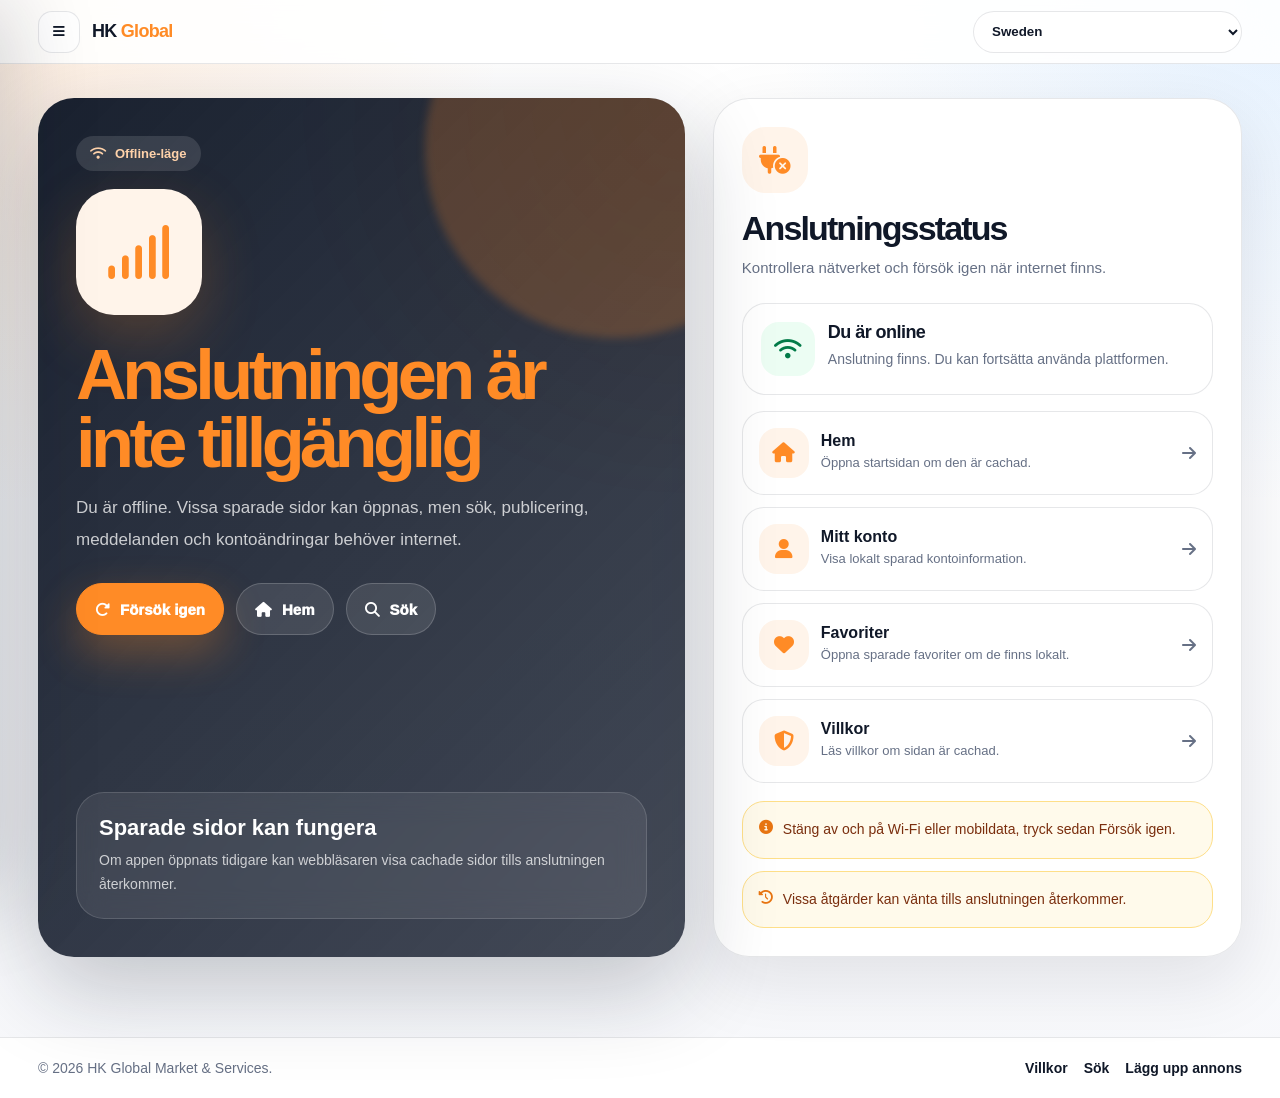
<file: offline.html>
<!DOCTYPE html>
<html lang="en" dir="ltr">
<head>
  <meta charset="UTF-8" />
  <meta name="viewport" content="width=device-width, initial-scale=1.0" />

  <title>Offline | HK Global Market & Services</title>
  <meta name="description" content="You are offline. Reconnect to continue using HK Global Market & Services." />

  <link rel="stylesheet" href="assets/css/style.css" />

  <link
    rel="stylesheet"
    href="https://cdnjs.cloudflare.com/ajax/libs/font-awesome/6.5.2/css/all.min.css"
  />

  <style>
    :root {
      --orange: #ff8b26;
      --orange-dark: #e87512;
      --dark: #101828;
      --muted: #667085;
      --line: rgba(16, 24, 40, 0.1);
      --white: #ffffff;
      --shadow: 0 24px 70px rgba(16, 24, 40, 0.1);
      --green: #027a48;
      --red: #b42318;
      --blue: #175cd3;
      --yellow-bg: #fffaeb;
      --yellow-line: #fedf89;
    }

    * {
      box-sizing: border-box;
    }

    body {
      margin: 0;
      min-height: 100vh;
      font-family: Arial, Helvetica, sans-serif;
      background:
        radial-gradient(circle at top left, rgba(255, 139, 38, 0.14), transparent 30%),
        radial-gradient(circle at top right, rgba(46, 144, 250, 0.12), transparent 30%),
        linear-gradient(180deg, #ffffff 0%, #f7f8fb 100%);
      color: var(--dark);
    }

    body[dir="rtl"] {
      direction: rtl;
      text-align: right;
    }

    a {
      color: inherit;
      text-decoration: none;
    }

    button,
    input,
    select {
      font-family: inherit;
    }

    .topbar {
      position: sticky;
      top: 0;
      z-index: 50;
      height: 64px;
      background: rgba(255, 255, 255, 0.88);
      backdrop-filter: blur(18px);
      border-bottom: 1px solid var(--line);
    }

    .topbar-inner {
      height: 100%;
      max-width: 1240px;
      margin: 0 auto;
      padding: 0 18px;
      display: flex;
      align-items: center;
      justify-content: space-between;
      gap: 14px;
    }

    .top-left,
    .top-right {
      display: flex;
      align-items: center;
      gap: 12px;
    }

    .menu-toggle,
    .sidebar-close {
      width: 42px;
      height: 42px;
      border-radius: 14px;
      border: 1px solid var(--line);
      background: #fff;
      cursor: pointer;
      display: grid;
      place-items: center;
      color: var(--dark);
    }

    .brand {
      font-size: 18px;
      font-weight: 900;
      letter-spacing: -0.04em;
      white-space: nowrap;
    }

    .brand span {
      color: var(--orange);
    }

    .top-country {
      min-width: 220px;
      max-width: 320px;
      height: 42px;
      border-radius: 999px;
      border: 1px solid var(--line);
      padding: 0 14px;
      background: #fff;
      color: var(--dark);
      outline: none;
    }

    .sidebar-backdrop {
      position: fixed;
      inset: 0;
      background: rgba(16, 24, 40, 0.42);
      z-index: 80;
      opacity: 0;
      pointer-events: none;
      transition: 0.25s ease;
    }

    .sidebar-backdrop.open {
      opacity: 1;
      pointer-events: auto;
    }

    .sidebar {
      position: fixed;
      top: 0;
      bottom: 0;
      left: 0;
      width: 320px;
      background: #fff;
      z-index: 90;
      transform: translateX(-105%);
      transition: 0.25s ease;
      box-shadow: 30px 0 80px rgba(16, 24, 40, 0.18);
      display: flex;
      flex-direction: column;
    }

    body[dir="rtl"] .sidebar {
      left: auto;
      right: 0;
      transform: translateX(105%);
      box-shadow: -30px 0 80px rgba(16, 24, 40, 0.18);
    }

    .sidebar.open {
      transform: translateX(0);
    }

    .sidebar-header {
      padding: 20px;
      border-bottom: 1px solid var(--line);
      display: flex;
      align-items: center;
      justify-content: space-between;
    }

    .sidebar-title {
      font-size: 20px;
      font-weight: 900;
    }

    .sidebar-title span {
      color: var(--orange);
    }

    .sidebar-nav {
      padding: 18px;
      display: grid;
      gap: 8px;
      overflow: auto;
    }

    .sidebar-link {
      display: flex;
      align-items: center;
      gap: 12px;
      padding: 13px 14px;
      border-radius: 16px;
      color: #344054;
      font-weight: 800;
    }

    .sidebar-link:hover,
    .sidebar-link.active {
      background: #fff4ea;
      color: var(--orange-dark);
    }

    .sidebar-divider {
      height: 1px;
      background: var(--line);
      margin: 8px 0;
    }

    .sidebar-footer {
      margin-top: auto;
      padding: 18px 20px;
      border-top: 1px solid var(--line);
      color: var(--muted);
      font-size: 13px;
    }

    .page {
      max-width: 1240px;
      margin: 0 auto;
      padding: 34px 18px 80px;
    }

    .offline-layout {
      display: grid;
      grid-template-columns: minmax(0, 1.1fr) minmax(360px, 0.9fr);
      gap: 28px;
      align-items: stretch;
    }

    .hero {
      border-radius: 36px;
      background:
        linear-gradient(135deg, rgba(16, 24, 40, 0.96), rgba(16, 24, 40, 0.78)),
        radial-gradient(circle at top right, rgba(255, 139, 38, 0.4), transparent 38%);
      color: #fff;
      padding: 38px;
      box-shadow: 0 32px 90px rgba(16, 24, 40, 0.24);
      overflow: hidden;
      position: relative;
      min-height: 620px;
      display: flex;
      flex-direction: column;
      justify-content: space-between;
    }

    .hero::after {
      content: "";
      position: absolute;
      width: 380px;
      height: 380px;
      border-radius: 50%;
      right: -120px;
      top: -140px;
      background: rgba(255, 139, 38, 0.22);
      filter: blur(4px);
    }

    body[dir="rtl"] .hero::after {
      right: auto;
      left: -120px;
    }

    .hero-content,
    .hero-bottom {
      position: relative;
      z-index: 2;
    }

    .badge {
      display: inline-flex;
      align-items: center;
      gap: 9px;
      padding: 10px 14px;
      border-radius: 999px;
      background: rgba(255, 255, 255, 0.12);
      color: #ffd2aa;
      font-size: 13px;
      font-weight: 900;
      margin-bottom: 18px;
    }

    .offline-mark {
      width: 126px;
      height: 126px;
      border-radius: 38px;
      background: #fff4ea;
      color: var(--orange);
      display: grid;
      place-items: center;
      font-size: 54px;
      margin-bottom: 26px;
      box-shadow: 0 22px 60px rgba(255, 139, 38, 0.22);
    }

    .hero h1 {
      margin: 0 0 16px;
      font-size: clamp(36px, 5.5vw, 74px);
      line-height: 0.96;
      letter-spacing: -0.065em;
    }

    .hero h1 span {
      color: var(--orange);
    }

    .hero p {
      margin: 0;
      color: rgba(255, 255, 255, 0.76);
      line-height: 1.85;
      font-size: 17px;
      max-width: 760px;
    }

    .action-row {
      display: flex;
      flex-wrap: wrap;
      gap: 12px;
      margin-top: 28px;
    }

    .main-btn {
      min-height: 52px;
      border-radius: 999px;
      padding: 0 18px;
      display: inline-flex;
      align-items: center;
      justify-content: center;
      gap: 10px;
      font-weight: 950;
      border: 1px solid rgba(255, 255, 255, 0.18);
      background: rgba(255, 255, 255, 0.1);
      color: #fff;
      cursor: pointer;
    }

    .main-btn.primary {
      background: var(--orange);
      border-color: var(--orange);
      box-shadow: 0 18px 44px rgba(255, 139, 38, 0.32);
    }

    .hero-bottom {
      border: 1px solid rgba(255, 255, 255, 0.14);
      background: rgba(255, 255, 255, 0.08);
      border-radius: 28px;
      padding: 22px;
      backdrop-filter: blur(14px);
      margin-top: 34px;
    }

    .hero-bottom strong {
      display: block;
      font-size: 22px;
      margin-bottom: 8px;
    }

    .hero-bottom span {
      color: rgba(255, 255, 255, 0.74);
      line-height: 1.7;
      font-size: 14px;
    }

    .panel {
      background: rgba(255, 255, 255, 0.96);
      border: 1px solid var(--line);
      border-radius: 36px;
      box-shadow: var(--shadow);
      padding: 28px;
      align-self: center;
    }

    .panel-head {
      margin-bottom: 22px;
    }

    .panel-icon {
      width: 66px;
      height: 66px;
      border-radius: 24px;
      background: #fff4ea;
      color: var(--orange);
      display: grid;
      place-items: center;
      font-size: 28px;
      margin-bottom: 16px;
    }

    .panel-head h2 {
      margin: 0 0 8px;
      font-size: 34px;
      letter-spacing: -0.055em;
    }

    .panel-head p {
      margin: 0;
      color: var(--muted);
      line-height: 1.65;
      font-size: 15px;
    }

    .connection-card {
      border: 1px solid var(--line);
      background: #fff;
      border-radius: 24px;
      padding: 18px;
      margin-bottom: 16px;
      display: grid;
      grid-template-columns: 54px minmax(0, 1fr);
      gap: 13px;
      align-items: start;
    }

    .connection-card .state-icon {
      width: 54px;
      height: 54px;
      border-radius: 18px;
      display: grid;
      place-items: center;
      font-size: 22px;
      background: #fef3f2;
      color: var(--red);
    }

    .connection-card.online .state-icon {
      background: #ecfdf3;
      color: var(--green);
    }

    .connection-card strong {
      display: block;
      font-size: 18px;
      letter-spacing: -0.03em;
      margin-bottom: 5px;
    }

    .connection-card span {
      display: block;
      color: var(--muted);
      line-height: 1.6;
      font-size: 14px;
    }

    .quick-grid {
      display: grid;
      gap: 12px;
      margin-top: 16px;
    }

    .quick-card {
      border: 1px solid var(--line);
      background: #fff;
      border-radius: 22px;
      padding: 16px;
      display: grid;
      grid-template-columns: 50px minmax(0, 1fr) auto;
      align-items: center;
      gap: 12px;
      transition: 0.2s ease;
    }

    .quick-card:hover {
      transform: translateY(-2px);
      box-shadow: 0 16px 40px rgba(16, 24, 40, 0.08);
    }

    .quick-card i:first-child {
      width: 50px;
      height: 50px;
      border-radius: 18px;
      background: #fff4ea;
      color: var(--orange);
      display: grid;
      place-items: center;
      font-size: 20px;
    }

    .quick-card strong {
      display: block;
      margin-bottom: 4px;
      font-size: 16px;
    }

    .quick-card span {
      display: block;
      color: var(--muted);
      line-height: 1.45;
      font-size: 13px;
    }

    .quick-card .arrow {
      color: var(--muted);
    }

    .tips {
      margin-top: 18px;
      display: grid;
      gap: 12px;
    }

    .tip {
      border: 1px solid var(--yellow-line);
      background: var(--yellow-bg);
      color: #7a2e0e;
      border-radius: 22px;
      padding: 16px;
      line-height: 1.7;
      font-size: 14px;
      display: flex;
      gap: 10px;
      align-items: flex-start;
    }

    .tip i {
      margin-top: 2px;
      color: var(--orange-dark);
    }

    .footer {
      border-top: 1px solid var(--line);
      background: #fff;
      color: var(--muted);
    }

    .footer-inner {
      max-width: 1240px;
      margin: 0 auto;
      padding: 22px 18px;
      display: flex;
      justify-content: space-between;
      gap: 14px;
      flex-wrap: wrap;
      font-size: 14px;
    }

    .footer-links {
      display: flex;
      gap: 16px;
      font-weight: 800;
      color: var(--dark);
    }

    .toast {
      position: fixed;
      left: 50%;
      bottom: 26px;
      transform: translateX(-50%) translateY(20px);
      opacity: 0;
      pointer-events: none;
      z-index: 120;
      background: var(--dark);
      color: #fff;
      border-radius: 999px;
      padding: 13px 18px;
      font-weight: 900;
      box-shadow: 0 18px 55px rgba(16, 24, 40, 0.22);
      transition: 0.25s ease;
    }

    .toast.show {
      opacity: 1;
      transform: translateX(-50%) translateY(0);
    }

    body.menu-open {
      overflow: hidden;
    }

    @media (max-width: 980px) {
      .offline-layout {
        grid-template-columns: 1fr;
      }

      .hero {
        min-height: auto;
      }
    }

    @media (max-width: 640px) {
      .top-country {
        min-width: 150px;
        max-width: 180px;
        font-size: 12px;
      }

      .brand {
        font-size: 15px;
      }

      .page {
        padding-top: 24px;
      }

      .hero,
      .panel {
        border-radius: 28px;
        padding: 22px;
      }

      .quick-card,
      .connection-card {
        grid-template-columns: 1fr;
      }

      .quick-card .arrow {
        display: none;
      }

      .panel-head h2 {
        font-size: 29px;
      }

      .offline-mark {
        width: 104px;
        height: 104px;
        border-radius: 30px;
        font-size: 44px;
      }
    }
  </style>
</head>

<body>
  <header class="topbar">
    <div class="topbar-inner">
      <div class="top-left">
        <button class="menu-toggle" id="menuToggle" type="button" aria-label="Open menu">
          <i class="fa-solid fa-bars"></i>
        </button>

        <a class="brand" href="index.html">HK <span>Global</span></a>
      </div>

      <div class="top-right">
        <select class="top-country" id="countrySelect" aria-label="Choose country"></select>
      </div>
    </div>
  </header>

  <div class="sidebar-backdrop" id="sidebarBackdrop"></div>

  <aside class="sidebar" id="sidebar">
    <div class="sidebar-header">
      <div class="sidebar-title">HK <span>Global</span></div>

      <button class="sidebar-close" id="sidebarClose" type="button" aria-label="Close menu">
        <i class="fa-solid fa-xmark"></i>
      </button>
    </div>

    <nav class="sidebar-nav">
      <a class="sidebar-link" href="index.html">
        <i class="fa-solid fa-house"></i>
        <span data-i18n="home">Home</span>
      </a>

      <a class="sidebar-link" href="search.html">
        <i class="fa-solid fa-magnifying-glass"></i>
        <span data-i18n="search">Search</span>
      </a>

      <a class="sidebar-link" href="sell.html">
        <i class="fa-solid fa-circle-plus"></i>
        <span data-i18n="postAd">Post ad</span>
      </a>

      <a class="sidebar-link" href="account.html">
        <i class="fa-solid fa-user"></i>
        <span data-i18n="account">My account</span>
      </a>

      <a class="sidebar-link" href="favorites.html">
        <i class="fa-solid fa-heart"></i>
        <span data-i18n="favorites">Favorites</span>
      </a>

      <a class="sidebar-link" href="messages.html">
        <i class="fa-solid fa-envelope"></i>
        <span data-i18n="messages">Messages</span>
      </a>

      <a class="sidebar-link" href="dashboard.html">
        <i class="fa-solid fa-chart-line"></i>
        <span data-i18n="dashboard">Dashboard</span>
      </a>

      <div class="sidebar-divider"></div>

      <a class="sidebar-link" href="terms.html">
        <i class="fa-solid fa-shield-halved"></i>
        <span data-i18n="terms">Terms</span>
      </a>

      <a class="sidebar-link" href="login.html">
        <i class="fa-solid fa-right-to-bracket"></i>
        <span data-i18n="login">Login</span>
      </a>

      <a class="sidebar-link" href="register.html">
        <i class="fa-solid fa-user-plus"></i>
        <span data-i18n="register">Create account</span>
      </a>
    </nav>

    <div class="sidebar-footer">HK Global Market & Services · 2026</div>
  </aside>

  <main class="page">
    <section class="offline-layout">
      <div class="hero">
        <div class="hero-content">
          <div class="badge">
            <i class="fa-solid fa-wifi"></i>
            <span data-i18n="offlineBadge">Offline mode</span>
          </div>

          <div class="offline-mark">
            <i class="fa-solid fa-signal"></i>
          </div>

          <h1>
            <span data-i18n="heroTitleA">Connection</span>
            <span data-i18n="heroTitleB">is unavailable</span>
          </h1>

          <p data-i18n="heroText">
            You are currently offline. Some saved pages may still open, but search, publishing, messages, and account updates need an internet connection.
          </p>

          <div class="action-row">
            <button class="main-btn primary" id="retryBtn" type="button">
              <i class="fa-solid fa-rotate-right"></i>
              <span data-i18n="retry">Try again</span>
            </button>

            <a class="main-btn" href="index.html">
              <i class="fa-solid fa-house"></i>
              <span data-i18n="home">Home</span>
            </a>

            <a class="main-btn" href="search.html">
              <i class="fa-solid fa-magnifying-glass"></i>
              <span data-i18n="search">Search</span>
            </a>
          </div>
        </div>

        <div class="hero-bottom">
          <strong data-i18n="savedAccessTitle">Saved pages may still work</strong>
          <span data-i18n="savedAccessText">
            If this app was previously opened, the browser may show cached pages until the connection returns.
          </span>
        </div>
      </div>

      <div class="panel">
        <div class="panel-head">
          <div class="panel-icon">
            <i class="fa-solid fa-plug-circle-xmark"></i>
          </div>

          <h2 data-i18n="panelTitle">Connection status</h2>
          <p data-i18n="panelText">
            Check your network and retry when the internet is available.
          </p>
        </div>

        <div class="connection-card" id="connectionCard">
          <div class="state-icon">
            <i class="fa-solid fa-wifi"></i>
          </div>

          <div>
            <strong id="statusTitle" data-i18n="statusOffline">You are offline</strong>
            <span id="statusText" data-i18n="statusOfflineText">
              Please check Wi-Fi, mobile data, or airplane mode.
            </span>
          </div>
        </div>

        <div class="quick-grid">
          <a class="quick-card" href="index.html">
            <i class="fa-solid fa-house"></i>
            <div>
              <strong data-i18n="home">Home</strong>
              <span data-i18n="homeText">Open the main page if it is cached.</span>
            </div>
            <i class="fa-solid fa-arrow-right arrow"></i>
          </a>

          <a class="quick-card" href="account.html">
            <i class="fa-solid fa-user"></i>
            <div>
              <strong data-i18n="account">My account</strong>
              <span data-i18n="accountText">View locally saved account information.</span>
            </div>
            <i class="fa-solid fa-arrow-right arrow"></i>
          </a>

          <a class="quick-card" href="favorites.html">
            <i class="fa-solid fa-heart"></i>
            <div>
              <strong data-i18n="favorites">Favorites</strong>
              <span data-i18n="favoritesText">Open saved favorites if available locally.</span>
            </div>
            <i class="fa-solid fa-arrow-right arrow"></i>
          </a>

          <a class="quick-card" href="terms.html">
            <i class="fa-solid fa-shield-halved"></i>
            <div>
              <strong data-i18n="terms">Terms</strong>
              <span data-i18n="termsText">Read platform rules if the page is cached.</span>
            </div>
            <i class="fa-solid fa-arrow-right arrow"></i>
          </a>
        </div>

        <div class="tips">
          <div class="tip">
            <i class="fa-solid fa-circle-info"></i>
            <span data-i18n="tipOne">
              Turn Wi-Fi or mobile data off and on, then press Try again.
            </span>
          </div>

          <div class="tip">
            <i class="fa-solid fa-clock-rotate-left"></i>
            <span data-i18n="tipTwo">
              Some actions may be delayed until the connection returns.
            </span>
          </div>
        </div>
      </div>
    </section>
  </main>

  <div class="toast" id="toast"></div>

  <footer class="footer">
    <div class="footer-inner">
      <div>© 2026 HK Global Market & Services.</div>

      <div class="footer-links">
        <a href="terms.html" data-i18n="terms">Terms</a>
        <a href="search.html" data-i18n="search">Search</a>
        <a href="sell.html" data-i18n="postAd">Post ad</a>
      </div>
    </div>
  </footer>

  <script src="assets/js/countries.js"></script>

  <script>
    (function () {
      "use strict";

      const STORAGE = {
        country: "amg_country_code",
        countryLabel: "amg_country_label",
        lang: "amg_country_lang"
      };

      const RTL_LANGS = ["ar", "fa", "ur", "he"];

      const $ = (selector, scope = document) => scope.querySelector(selector);
      const $$ = (selector, scope = document) => Array.from(scope.querySelectorAll(selector));

      const FALLBACK_COUNTRIES = [
        { code: "SE", labels: { en: "Sweden", ar: "السويد", sv: "Sverige", de: "Schweden", tr: "İsveç" }, lang: "sv", currency: "SEK" },
        { code: "DE", labels: { en: "Germany", ar: "ألمانيا", sv: "Tyskland", de: "Deutschland", tr: "Almanya" }, lang: "de", currency: "EUR" },
        { code: "SY", labels: { en: "Syria", ar: "سوريا", sv: "Syrien", de: "Syrien", tr: "Suriye" }, lang: "ar", currency: "USD" },
        { code: "TR", labels: { en: "Türkiye", ar: "تركيا", sv: "Turkiet", de: "Türkei", tr: "Türkiye" }, lang: "tr", currency: "TRY" },
        { code: "AE", labels: { en: "United Arab Emirates", ar: "الإمارات", sv: "Förenade Arabemiraten", de: "VAE", tr: "BAE" }, lang: "ar", currency: "AED" },
        { code: "SA", labels: { en: "Saudi Arabia", ar: "السعودية", sv: "Saudiarabien", de: "Saudi-Arabien", tr: "Suudi Arabistan" }, lang: "ar", currency: "SAR" },
        { code: "EG", labels: { en: "Egypt", ar: "مصر", sv: "Egypten", de: "Ägypten", tr: "Mısır" }, lang: "ar", currency: "EGP" }
      ];

      const DICT = {
        en: {
          home: "Home",
          search: "Search",
          postAd: "Post ad",
          account: "My account",
          favorites: "Favorites",
          messages: "Messages",
          dashboard: "Dashboard",
          terms: "Terms",
          login: "Login",
          register: "Create account",
          offlineBadge: "Offline mode",
          heroTitleA: "Connection",
          heroTitleB: "is unavailable",
          heroText: "You are currently offline. Some saved pages may still open, but search, publishing, messages, and account updates need an internet connection.",
          retry: "Try again",
          savedAccessTitle: "Saved pages may still work",
          savedAccessText: "If this app was previously opened, the browser may show cached pages until the connection returns.",
          panelTitle: "Connection status",
          panelText: "Check your network and retry when the internet is available.",
          statusOnline: "You are online",
          statusOnlineText: "Connection is available. You can continue using the platform.",
          statusOffline: "You are offline",
          statusOfflineText: "Please check Wi-Fi, mobile data, or airplane mode.",
          homeText: "Open the main page if it is cached.",
          accountText: "View locally saved account information.",
          favoritesText: "Open saved favorites if available locally.",
          termsText: "Read platform rules if the page is cached.",
          tipOne: "Turn Wi-Fi or mobile data off and on, then press Try again.",
          tipTwo: "Some actions may be delayed until the connection returns.",
          retryOnline: "Connection is available. Reloading...",
          retryOffline: "Still offline. Check your connection and try again."
        },

        ar: {
          home: "الرئيسية",
          search: "البحث",
          postAd: "نشر إعلان",
          account: "حسابي",
          favorites: "المفضلة",
          messages: "الرسائل",
          dashboard: "لوحة التحكم",
          terms: "الشروط",
          login: "تسجيل الدخول",
          register: "إنشاء حساب",
          offlineBadge: "وضع عدم الاتصال",
          heroTitleA: "الاتصال",
          heroTitleB: "غير متوفر",
          heroText: "أنت حالياً غير متصل بالإنترنت. قد تفتح بعض الصفحات المحفوظة، لكن البحث ونشر الإعلانات والرسائل وتحديث الحساب تحتاج اتصالاً بالإنترنت.",
          retry: "حاول مرة أخرى",
          savedAccessTitle: "قد تعمل الصفحات المحفوظة",
          savedAccessText: "إذا تم فتح التطبيق سابقاً، قد يعرض المتصفح الصفحات المخزنة حتى يعود الاتصال.",
          panelTitle: "حالة الاتصال",
          panelText: "تحقق من الشبكة ثم أعد المحاولة عند توفر الإنترنت.",
          statusOnline: "أنت متصل الآن",
          statusOnlineText: "الاتصال متوفر. يمكنك متابعة استخدام المنصة.",
          statusOffline: "أنت غير متصل",
          statusOfflineText: "يرجى التحقق من الواي فاي أو بيانات الهاتف أو وضع الطيران.",
          homeText: "افتح الصفحة الرئيسية إذا كانت محفوظة.",
          accountText: "اعرض معلومات الحساب المحفوظة محلياً.",
          favoritesText: "افتح المفضلة المحفوظة إن كانت متوفرة محلياً.",
          termsText: "اقرأ شروط المنصة إذا كانت الصفحة محفوظة.",
          tipOne: "أوقف وشغّل الواي فاي أو بيانات الهاتف ثم اضغط حاول مرة أخرى.",
          tipTwo: "قد تتأخر بعض العمليات إلى أن يعود الاتصال.",
          retryOnline: "الاتصال متوفر. سيتم تحديث الصفحة...",
          retryOffline: "ما زلت غير متصل. تحقق من الاتصال وحاول مرة أخرى."
        },

        sv: {
          home: "Hem",
          search: "Sök",
          postAd: "Lägg upp annons",
          account: "Mitt konto",
          favorites: "Favoriter",
          messages: "Meddelanden",
          dashboard: "Panel",
          terms: "Villkor",
          login: "Logga in",
          register: "Skapa konto",
          offlineBadge: "Offline-läge",
          heroTitleA: "Anslutningen",
          heroTitleB: "är inte tillgänglig",
          heroText: "Du är offline. Vissa sparade sidor kan öppnas, men sök, publicering, meddelanden och kontoändringar behöver internet.",
          retry: "Försök igen",
          savedAccessTitle: "Sparade sidor kan fungera",
          savedAccessText: "Om appen öppnats tidigare kan webbläsaren visa cachade sidor tills anslutningen återkommer.",
          panelTitle: "Anslutningsstatus",
          panelText: "Kontrollera nätverket och försök igen när internet finns.",
          statusOnline: "Du är online",
          statusOnlineText: "Anslutning finns. Du kan fortsätta använda plattformen.",
          statusOffline: "Du är offline",
          statusOfflineText: "Kontrollera Wi-Fi, mobildata eller flygplansläge.",
          homeText: "Öppna startsidan om den är cachad.",
          accountText: "Visa lokalt sparad kontoinformation.",
          favoritesText: "Öppna sparade favoriter om de finns lokalt.",
          termsText: "Läs villkor om sidan är cachad.",
          tipOne: "Stäng av och på Wi-Fi eller mobildata, tryck sedan Försök igen.",
          tipTwo: "Vissa åtgärder kan vänta tills anslutningen återkommer.",
          retryOnline: "Anslutning finns. Laddar om...",
          retryOffline: "Fortfarande offline. Kontrollera anslutningen."
        },

        de: {
          home: "Start",
          search: "Suche",
          postAd: "Anzeige erstellen",
          account: "Mein Konto",
          favorites: "Favoriten",
          messages: "Nachrichten",
          dashboard: "Dashboard",
          terms: "Bedingungen",
          login: "Anmelden",
          register: "Konto erstellen",
          offlineBadge: "Offline-Modus",
          heroTitleA: "Verbindung",
          heroTitleB: "nicht verfügbar",
          heroText: "Du bist derzeit offline. Einige gespeicherte Seiten können noch geöffnet werden, aber Suche, Anzeigen, Nachrichten und Kontoänderungen benötigen Internet.",
          retry: "Erneut versuchen",
          savedAccessTitle: "Gespeicherte Seiten können funktionieren",
          savedAccessText: "Wenn die App zuvor geöffnet wurde, kann der Browser zwischengespeicherte Seiten anzeigen.",
          panelTitle: "Verbindungsstatus",
          panelText: "Prüfe dein Netzwerk und versuche es erneut, wenn Internet verfügbar ist.",
          statusOnline: "Du bist online",
          statusOnlineText: "Verbindung ist verfügbar. Du kannst die Plattform weiter nutzen.",
          statusOffline: "Du bist offline",
          statusOfflineText: "Bitte prüfe WLAN, mobile Daten oder Flugmodus.",
          homeText: "Startseite öffnen, wenn sie zwischengespeichert ist.",
          accountText: "Lokal gespeicherte Kontodaten anzeigen.",
          favoritesText: "Gespeicherte Favoriten öffnen, falls lokal verfügbar.",
          termsText: "Plattformregeln lesen, falls die Seite gespeichert ist.",
          tipOne: "Schalte WLAN oder mobile Daten aus und wieder ein, dann erneut versuchen.",
          tipTwo: "Einige Aktionen können warten, bis die Verbindung zurückkehrt.",
          retryOnline: "Verbindung verfügbar. Seite wird neu geladen...",
          retryOffline: "Noch offline. Verbindung prüfen und erneut versuchen."
        },

        tr: {
          home: "Ana sayfa",
          search: "Ara",
          postAd: "İlan ver",
          account: "Hesabım",
          favorites: "Favoriler",
          messages: "Mesajlar",
          dashboard: "Panel",
          terms: "Şartlar",
          login: "Giriş",
          register: "Hesap oluştur",
          offlineBadge: "Çevrimdışı mod",
          heroTitleA: "Bağlantı",
          heroTitleB: "kullanılamıyor",
          heroText: "Şu anda çevrimdışısın. Bazı kayıtlı sayfalar açılabilir, ancak arama, ilan yayınlama, mesajlar ve hesap güncellemeleri internet gerektirir.",
          retry: "Tekrar dene",
          savedAccessTitle: "Kayıtlı sayfalar çalışabilir",
          savedAccessText: "Uygulama daha önce açıldıysa tarayıcı önbellekteki sayfaları gösterebilir.",
          panelTitle: "Bağlantı durumu",
          panelText: "Ağını kontrol et ve internet geldiğinde tekrar dene.",
          statusOnline: "Çevrimiçisin",
          statusOnlineText: "Bağlantı var. Platformu kullanmaya devam edebilirsin.",
          statusOffline: "Çevrimdışısın",
          statusOfflineText: "Wi-Fi, mobil veri veya uçak modunu kontrol et.",
          homeText: "Önbellekteyse ana sayfayı aç.",
          accountText: "Yerel kayıtlı hesap bilgilerini görüntüle.",
          favoritesText: "Yerel kayıtlı favorileri aç.",
          termsText: "Önbellekteyse platform şartlarını oku.",
          tipOne: "Wi-Fi veya mobil veriyi kapatıp aç, sonra tekrar dene.",
          tipTwo: "Bazı işlemler bağlantı gelene kadar bekleyebilir.",
          retryOnline: "Bağlantı var. Yeniden yükleniyor...",
          retryOffline: "Hâlâ çevrimdışı. Bağlantını kontrol et."
        },

        fr: {},
        es: {},
        it: {},
        pt: {},
        nl: {}
      };

      DICT.fr = DICT.en;
      DICT.es = DICT.en;
      DICT.it = DICT.en;
      DICT.pt = DICT.en;
      DICT.nl = DICT.en;

      function currentLang() {
        return String(localStorage.getItem(STORAGE.lang) || "en").slice(0, 2).toLowerCase();
      }

      function t(key) {
        const lang = currentLang();
        return (DICT[lang] && DICT[lang][key]) || DICT.en[key] || key;
      }

      function getCountries() {
        const external = window.AMG_COUNTRIES || window.COUNTRIES || window.countries || [];
        return Array.isArray(external) && external.length ? external : FALLBACK_COUNTRIES;
      }

      function countryCode(country) {
        return country?.code || country?.id || country?.iso2 || country?.value || "";
      }

      function countryLang(country) {
        return String(country?.lang || country?.language || country?.defaultLang || "en").slice(0, 2).toLowerCase();
      }

      function localText(obj, fallback = "") {
        const lang = currentLang();

        if (!obj) return fallback;
        if (typeof obj === "string") return obj;

        if (obj.labels) return obj.labels[lang] || obj.labels.en || obj.labels.ar || fallback;
        if (obj.names) return obj.names[lang] || obj.names.en || obj.names.ar || fallback;

        return obj.name || fallback;
      }

      function getCountryByCode(code) {
        const clean = String(code || "").toUpperCase();
        return getCountries().find((country) => String(countryCode(country)).toUpperCase() === clean) || getCountries()[0];
      }

      function fillCountries() {
        const select = $("#countrySelect");
        const countries = getCountries();

        if (!select || !countries.length) return;

        const saved = localStorage.getItem(STORAGE.country) || countryCode(countries[0]);

        select.innerHTML = "";

        countries.forEach((country) => {
          const option = document.createElement("option");
          option.value = countryCode(country);
          option.textContent = localText(country, countryCode(country));
          select.appendChild(option);
        });

        select.value = saved;
      }

      function applyCountry(code) {
        const country = getCountryByCode(code);
        if (!country) return;

        const codeValue = countryCode(country);
        const label = localText(country, codeValue);

        localStorage.setItem(STORAGE.country, codeValue);
        localStorage.setItem(STORAGE.countryLabel, label);

        if (!localStorage.getItem(STORAGE.lang)) {
          localStorage.setItem(STORAGE.lang, countryLang(country));
        }

        const lang = currentLang();
        const dir = RTL_LANGS.includes(lang) ? "rtl" : "ltr";

        document.documentElement.lang = lang;
        document.documentElement.dir = dir;
        document.body.setAttribute("dir", dir);

        fillCountries();
        applyTranslations();
        updateConnectionState();
      }

      function applyTranslations() {
        $$("[data-i18n]").forEach((el) => {
          el.textContent = t(el.dataset.i18n);
        });
      }

      function showToast(text) {
        const toast = $("#toast");
        toast.textContent = text;
        toast.classList.add("show");

        setTimeout(() => {
          toast.classList.remove("show");
        }, 2300);
      }

      function updateConnectionState() {
        const card = $("#connectionCard");
        const title = $("#statusTitle");
        const text = $("#statusText");

        if (navigator.onLine) {
          card.classList.add("online");
          title.textContent = t("statusOnline");
          text.textContent = t("statusOnlineText");
        } else {
          card.classList.remove("online");
          title.textContent = t("statusOffline");
          text.textContent = t("statusOfflineText");
        }
      }

      function retryConnection() {
        updateConnectionState();

        if (navigator.onLine) {
          showToast(t("retryOnline"));

          setTimeout(() => {
            window.location.href = "index.html";
          }, 650);
        } else {
          showToast(t("retryOffline"));
        }
      }

      function initMenu() {
        const toggle = $("#menuToggle");
        const sidebar = $("#sidebar");
        const close = $("#sidebarClose");
        const backdrop = $("#sidebarBackdrop");

        function open() {
          sidebar.classList.add("open");
          backdrop.classList.add("open");
          document.body.classList.add("menu-open");
        }

        function shut() {
          sidebar.classList.remove("open");
          backdrop.classList.remove("open");
          document.body.classList.remove("menu-open");
        }

        toggle.addEventListener("click", open);
        close.addEventListener("click", shut);
        backdrop.addEventListener("click", shut);

        document.addEventListener("keydown", (event) => {
          if (event.key === "Escape") shut();
        });
      }

      function initEvents() {
        $("#countrySelect").addEventListener("change", (event) => {
          localStorage.removeItem(STORAGE.lang);
          applyCountry(event.target.value);
        });

        $("#retryBtn").addEventListener("click", retryConnection);

        window.addEventListener("online", () => {
          updateConnectionState();
          showToast(t("retryOnline"));
        });

        window.addEventListener("offline", () => {
          updateConnectionState();
          showToast(t("retryOffline"));
        });
      }

      function init() {
        initMenu();
        fillCountries();

        const countries = getCountries();
        const startCountry =
          localStorage.getItem(STORAGE.country) ||
          $("#countrySelect")?.value ||
          countryCode(countries[0]);

        applyCountry(startCountry);
        initEvents();
      }

      document.addEventListener("DOMContentLoaded", init);
    })();
  </script>
</body>
</html>
</file>
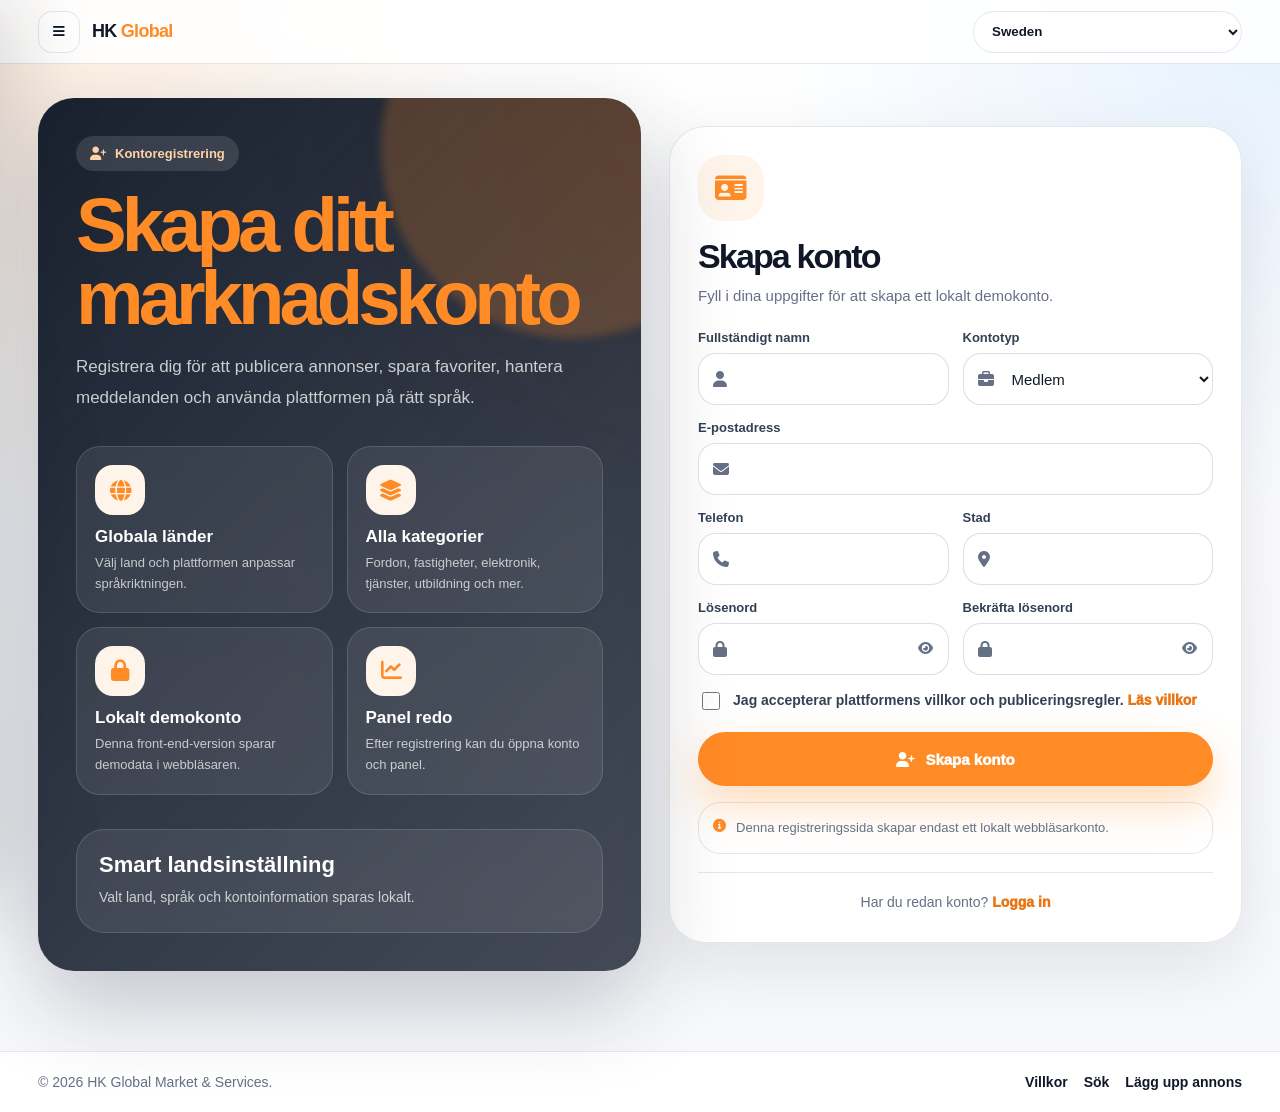
<file: register.html>
<!DOCTYPE html>
<html lang="en" dir="ltr">
<head>
  <meta charset="UTF-8" />
  <meta name="viewport" content="width=device-width, initial-scale=1.0" />

  <title>Create Account | HK Global Market & Services</title>
  <meta name="description" content="Create an account on HK Global Market & Services to publish ads, save favorites, and manage messages." />

  <link rel="stylesheet" href="assets/css/style.css" />

  <link
    rel="stylesheet"
    href="https://cdnjs.cloudflare.com/ajax/libs/font-awesome/6.5.2/css/all.min.css"
  />

  <style>
    :root {
      --orange: #ff8b26;
      --orange-dark: #e87512;
      --dark: #101828;
      --muted: #667085;
      --line: rgba(16, 24, 40, 0.1);
      --white: #ffffff;
      --shadow: 0 24px 70px rgba(16, 24, 40, 0.1);
      --danger: #b42318;
      --success: #027a48;
    }

    * {
      box-sizing: border-box;
    }

    body {
      margin: 0;
      font-family: Arial, Helvetica, sans-serif;
      background:
        radial-gradient(circle at top left, rgba(255, 139, 38, 0.14), transparent 30%),
        radial-gradient(circle at top right, rgba(46, 144, 250, 0.12), transparent 30%),
        linear-gradient(180deg, #ffffff 0%, #f7f8fb 100%);
      color: var(--dark);
    }

    body[dir="rtl"] {
      direction: rtl;
      text-align: right;
    }

    a {
      color: inherit;
      text-decoration: none;
    }

    button,
    input,
    select {
      font-family: inherit;
    }

    .topbar {
      position: sticky;
      top: 0;
      z-index: 50;
      height: 64px;
      background: rgba(255, 255, 255, 0.88);
      backdrop-filter: blur(18px);
      border-bottom: 1px solid var(--line);
    }

    .topbar-inner {
      height: 100%;
      max-width: 1240px;
      margin: 0 auto;
      padding: 0 18px;
      display: flex;
      align-items: center;
      justify-content: space-between;
      gap: 14px;
    }

    .top-left,
    .top-right {
      display: flex;
      align-items: center;
      gap: 12px;
    }

    .menu-toggle,
    .sidebar-close {
      width: 42px;
      height: 42px;
      border-radius: 14px;
      border: 1px solid var(--line);
      background: #fff;
      cursor: pointer;
      display: grid;
      place-items: center;
      color: var(--dark);
    }

    .brand {
      font-size: 18px;
      font-weight: 900;
      letter-spacing: -0.04em;
      white-space: nowrap;
    }

    .brand span {
      color: var(--orange);
    }

    .top-country {
      min-width: 220px;
      max-width: 320px;
      height: 42px;
      border-radius: 999px;
      border: 1px solid var(--line);
      padding: 0 14px;
      background: #fff;
      color: var(--dark);
      outline: none;
    }

    .sidebar-backdrop {
      position: fixed;
      inset: 0;
      background: rgba(16, 24, 40, 0.42);
      z-index: 80;
      opacity: 0;
      pointer-events: none;
      transition: 0.25s ease;
    }

    .sidebar-backdrop.open {
      opacity: 1;
      pointer-events: auto;
    }

    .sidebar {
      position: fixed;
      top: 0;
      bottom: 0;
      left: 0;
      width: 320px;
      background: #fff;
      z-index: 90;
      transform: translateX(-105%);
      transition: 0.25s ease;
      box-shadow: 30px 0 80px rgba(16, 24, 40, 0.18);
      display: flex;
      flex-direction: column;
    }

    body[dir="rtl"] .sidebar {
      left: auto;
      right: 0;
      transform: translateX(105%);
      box-shadow: -30px 0 80px rgba(16, 24, 40, 0.18);
    }

    .sidebar.open {
      transform: translateX(0);
    }

    .sidebar-header {
      padding: 20px;
      border-bottom: 1px solid var(--line);
      display: flex;
      align-items: center;
      justify-content: space-between;
    }

    .sidebar-title {
      font-size: 20px;
      font-weight: 900;
    }

    .sidebar-title span {
      color: var(--orange);
    }

    .sidebar-nav {
      padding: 18px;
      display: grid;
      gap: 8px;
      overflow: auto;
    }

    .sidebar-link {
      display: flex;
      align-items: center;
      gap: 12px;
      padding: 13px 14px;
      border-radius: 16px;
      color: #344054;
      font-weight: 800;
    }

    .sidebar-link:hover,
    .sidebar-link.active {
      background: #fff4ea;
      color: var(--orange-dark);
    }

    .sidebar-divider {
      height: 1px;
      background: var(--line);
      margin: 8px 0;
    }

    .sidebar-footer {
      margin-top: auto;
      padding: 18px 20px;
      border-top: 1px solid var(--line);
      color: var(--muted);
      font-size: 13px;
    }

    .page {
      max-width: 1240px;
      margin: 0 auto;
      padding: 34px 18px 80px;
    }

    .auth-layout {
      display: grid;
      grid-template-columns: minmax(0, 1fr) minmax(410px, 0.95fr);
      gap: 28px;
      align-items: stretch;
    }

    .hero {
      border-radius: 36px;
      background:
        linear-gradient(135deg, rgba(16, 24, 40, 0.96), rgba(16, 24, 40, 0.78)),
        radial-gradient(circle at top right, rgba(255, 139, 38, 0.4), transparent 38%);
      color: #fff;
      padding: 38px;
      box-shadow: 0 32px 90px rgba(16, 24, 40, 0.24);
      overflow: hidden;
      position: relative;
      min-height: 740px;
      display: flex;
      flex-direction: column;
      justify-content: space-between;
    }

    .hero::after {
      content: "";
      position: absolute;
      width: 380px;
      height: 380px;
      border-radius: 50%;
      right: -120px;
      top: -140px;
      background: rgba(255, 139, 38, 0.22);
      filter: blur(4px);
    }

    body[dir="rtl"] .hero::after {
      right: auto;
      left: -120px;
    }

    .hero-content,
    .hero-bottom {
      position: relative;
      z-index: 2;
    }

    .badge {
      display: inline-flex;
      align-items: center;
      gap: 9px;
      padding: 10px 14px;
      border-radius: 999px;
      background: rgba(255, 255, 255, 0.12);
      color: #ffd2aa;
      font-size: 13px;
      font-weight: 900;
      margin-bottom: 18px;
    }

    .hero h1 {
      margin: 0 0 16px;
      font-size: clamp(38px, 6vw, 76px);
      line-height: 0.96;
      letter-spacing: -0.065em;
    }

    .hero h1 span {
      color: var(--orange);
    }

    .hero p {
      margin: 0;
      color: rgba(255, 255, 255, 0.76);
      line-height: 1.85;
      font-size: 17px;
      max-width: 720px;
    }

    .hero-features {
      display: grid;
      grid-template-columns: repeat(2, minmax(0, 1fr));
      gap: 14px;
      margin-top: 32px;
    }

    .feature {
      border: 1px solid rgba(255, 255, 255, 0.14);
      background: rgba(255, 255, 255, 0.08);
      border-radius: 24px;
      padding: 18px;
      backdrop-filter: blur(14px);
    }

    .feature i {
      width: 50px;
      height: 50px;
      border-radius: 18px;
      background: #fff4ea;
      color: var(--orange);
      display: grid;
      place-items: center;
      font-size: 21px;
      margin-bottom: 12px;
    }

    .feature strong {
      display: block;
      margin-bottom: 6px;
      font-size: 17px;
    }

    .feature span {
      display: block;
      color: rgba(255, 255, 255, 0.72);
      line-height: 1.6;
      font-size: 13px;
    }

    .hero-bottom {
      border: 1px solid rgba(255, 255, 255, 0.14);
      background: rgba(255, 255, 255, 0.08);
      border-radius: 28px;
      padding: 22px;
      backdrop-filter: blur(14px);
      margin-top: 34px;
    }

    .hero-bottom strong {
      display: block;
      font-size: 22px;
      margin-bottom: 8px;
    }

    .hero-bottom span {
      color: rgba(255, 255, 255, 0.74);
      line-height: 1.7;
      font-size: 14px;
    }

    .auth-card {
      background: rgba(255, 255, 255, 0.96);
      border: 1px solid var(--line);
      border-radius: 36px;
      box-shadow: var(--shadow);
      padding: 28px;
      align-self: center;
    }

    .auth-head {
      margin-bottom: 22px;
    }

    .auth-icon {
      width: 66px;
      height: 66px;
      border-radius: 24px;
      background: #fff4ea;
      color: var(--orange);
      display: grid;
      place-items: center;
      font-size: 28px;
      margin-bottom: 16px;
    }

    .auth-head h2 {
      margin: 0 0 8px;
      font-size: 34px;
      letter-spacing: -0.055em;
    }

    .auth-head p {
      margin: 0;
      color: var(--muted);
      line-height: 1.65;
      font-size: 15px;
    }

    .form-grid {
      display: grid;
      gap: 15px;
    }

    .two-fields {
      display: grid;
      grid-template-columns: 1fr 1fr;
      gap: 14px;
    }

    .field label {
      display: block;
      font-size: 13px;
      font-weight: 900;
      color: #344054;
      margin-bottom: 8px;
    }

    .input-wrap {
      position: relative;
    }

    .input-wrap i {
      position: absolute;
      top: 50%;
      transform: translateY(-50%);
      left: 15px;
      color: var(--muted);
    }

    body[dir="rtl"] .input-wrap i {
      left: auto;
      right: 15px;
    }

    .input-wrap input,
    .input-wrap select {
      width: 100%;
      height: 52px;
      border: 1px solid rgba(16, 24, 40, 0.14);
      border-radius: 18px;
      background: #fff;
      color: var(--dark);
      outline: none;
      font-size: 15px;
      padding: 0 44px;
    }

    .input-wrap input:focus,
    .input-wrap select:focus {
      border-color: var(--orange);
      box-shadow: 0 0 0 4px rgba(255, 139, 38, 0.12);
    }

    .toggle-password {
      position: absolute;
      top: 50%;
      transform: translateY(-50%);
      right: 8px;
      width: 38px;
      height: 38px;
      border-radius: 13px;
      border: 0;
      background: transparent;
      color: var(--muted);
      cursor: pointer;
      display: grid;
      place-items: center;
    }

    body[dir="rtl"] .toggle-password {
      right: auto;
      left: 8px;
    }

    .check {
      display: flex;
      align-items: flex-start;
      gap: 10px;
      color: #344054;
      font-size: 14px;
      font-weight: 800;
      line-height: 1.55;
    }

    .check input {
      width: 18px;
      height: 18px;
      margin-top: 2px;
      accent-color: var(--orange);
      flex: 0 0 auto;
    }

    .check a {
      color: var(--orange-dark);
      font-weight: 950;
    }

    .submit-btn {
      width: 100%;
      height: 54px;
      border: 0;
      border-radius: 999px;
      background: var(--orange);
      color: #fff;
      font-weight: 950;
      font-size: 15px;
      cursor: pointer;
      display: inline-flex;
      align-items: center;
      justify-content: center;
      gap: 10px;
      box-shadow: 0 18px 44px rgba(255, 139, 38, 0.32);
      margin-top: 4px;
    }

    .submit-btn:hover {
      background: var(--orange-dark);
    }

    .auth-footer {
      margin-top: 18px;
      padding-top: 18px;
      border-top: 1px solid var(--line);
      color: var(--muted);
      line-height: 1.65;
      text-align: center;
      font-size: 14px;
    }

    .auth-footer a {
      color: var(--orange-dark);
      font-weight: 950;
    }

    .form-note {
      margin-top: 16px;
      border: 1px solid var(--line);
      background: #fff;
      border-radius: 22px;
      padding: 14px;
      color: var(--muted);
      line-height: 1.65;
      font-size: 13px;
      display: flex;
      gap: 10px;
      align-items: flex-start;
    }

    .form-note i {
      color: var(--orange);
      margin-top: 2px;
    }

    .alert {
      display: none;
      border-radius: 18px;
      padding: 13px 14px;
      line-height: 1.6;
      font-size: 14px;
      font-weight: 800;
    }

    .alert.show {
      display: block;
    }

    .alert.error {
      border: 1px solid #fecdca;
      background: #fef3f2;
      color: var(--danger);
    }

    .alert.success {
      border: 1px solid #abefc6;
      background: #ecfdf3;
      color: var(--success);
    }

    .toast {
      position: fixed;
      left: 50%;
      bottom: 26px;
      transform: translateX(-50%) translateY(20px);
      opacity: 0;
      pointer-events: none;
      z-index: 120;
      background: var(--dark);
      color: #fff;
      border-radius: 999px;
      padding: 13px 18px;
      font-weight: 900;
      box-shadow: 0 18px 55px rgba(16, 24, 40, 0.22);
      transition: 0.25s ease;
    }

    .toast.show {
      opacity: 1;
      transform: translateX(-50%) translateY(0);
    }

    .footer {
      border-top: 1px solid var(--line);
      background: #fff;
      color: var(--muted);
    }

    .footer-inner {
      max-width: 1240px;
      margin: 0 auto;
      padding: 22px 18px;
      display: flex;
      justify-content: space-between;
      gap: 14px;
      flex-wrap: wrap;
      font-size: 14px;
    }

    .footer-links {
      display: flex;
      gap: 16px;
      font-weight: 800;
      color: var(--dark);
    }

    body.menu-open {
      overflow: hidden;
    }

    @media (max-width: 980px) {
      .auth-layout {
        grid-template-columns: 1fr;
      }

      .hero {
        min-height: auto;
      }
    }

    @media (max-width: 640px) {
      .top-country {
        min-width: 150px;
        max-width: 180px;
        font-size: 12px;
      }

      .brand {
        font-size: 15px;
      }

      .page {
        padding-top: 24px;
      }

      .hero,
      .auth-card {
        border-radius: 28px;
        padding: 22px;
      }

      .hero-features,
      .two-fields {
        grid-template-columns: 1fr;
      }

      .auth-head h2 {
        font-size: 29px;
      }
    }
  </style>
</head>

<body>
  <header class="topbar">
    <div class="topbar-inner">
      <div class="top-left">
        <button class="menu-toggle" id="menuToggle" type="button" aria-label="Open menu">
          <i class="fa-solid fa-bars"></i>
        </button>

        <a class="brand" href="index.html">HK <span>Global</span></a>
      </div>

      <div class="top-right">
        <select class="top-country" id="countrySelect" aria-label="Choose country"></select>
      </div>
    </div>
  </header>

  <div class="sidebar-backdrop" id="sidebarBackdrop"></div>

  <aside class="sidebar" id="sidebar">
    <div class="sidebar-header">
      <div class="sidebar-title">HK <span>Global</span></div>

      <button class="sidebar-close" id="sidebarClose" type="button" aria-label="Close menu">
        <i class="fa-solid fa-xmark"></i>
      </button>
    </div>

    <nav class="sidebar-nav">
      <a class="sidebar-link" href="index.html">
        <i class="fa-solid fa-house"></i>
        <span data-i18n="home">Home</span>
      </a>

      <a class="sidebar-link" href="search.html">
        <i class="fa-solid fa-magnifying-glass"></i>
        <span data-i18n="search">Search</span>
      </a>

      <a class="sidebar-link" href="sell.html">
        <i class="fa-solid fa-circle-plus"></i>
        <span data-i18n="postAd">Post ad</span>
      </a>

      <a class="sidebar-link" href="account.html">
        <i class="fa-solid fa-user"></i>
        <span data-i18n="account">My account</span>
      </a>

      <a class="sidebar-link" href="favorites.html">
        <i class="fa-solid fa-heart"></i>
        <span data-i18n="favorites">Favorites</span>
      </a>

      <a class="sidebar-link" href="messages.html">
        <i class="fa-solid fa-envelope"></i>
        <span data-i18n="messages">Messages</span>
      </a>

      <a class="sidebar-link" href="dashboard.html">
        <i class="fa-solid fa-chart-line"></i>
        <span data-i18n="dashboard">Dashboard</span>
      </a>

      <div class="sidebar-divider"></div>

      <a class="sidebar-link" href="terms.html">
        <i class="fa-solid fa-shield-halved"></i>
        <span data-i18n="terms">Terms</span>
      </a>

      <a class="sidebar-link" href="login.html">
        <i class="fa-solid fa-right-to-bracket"></i>
        <span data-i18n="login">Login</span>
      </a>

      <a class="sidebar-link active" href="register.html">
        <i class="fa-solid fa-user-plus"></i>
        <span data-i18n="register">Create account</span>
      </a>
    </nav>

    <div class="sidebar-footer">HK Global Market & Services · 2026</div>
  </aside>

  <main class="page">
    <section class="auth-layout">
      <div class="hero">
        <div class="hero-content">
          <div class="badge">
            <i class="fa-solid fa-user-plus"></i>
            <span data-i18n="registerCenter">Account registration</span>
          </div>

          <h1>
            <span data-i18n="heroTitleA">Create your</span>
            <span data-i18n="heroTitleB">market account</span>
          </h1>

          <p data-i18n="heroText">
            Register to publish ads, save favorites, manage messages, and use the platform in the language of your selected country.
          </p>

          <div class="hero-features">
            <div class="feature">
              <i class="fa-solid fa-globe"></i>
              <strong data-i18n="featureGlobalTitle">Global countries</strong>
              <span data-i18n="featureGlobalText">Choose your country and the platform adapts the language direction.</span>
            </div>

            <div class="feature">
              <i class="fa-solid fa-layer-group"></i>
              <strong data-i18n="featureCategoriesTitle">All categories</strong>
              <span data-i18n="featureCategoriesText">Vehicles, real estate, electronics, services, education, and more.</span>
            </div>

            <div class="feature">
              <i class="fa-solid fa-lock"></i>
              <strong data-i18n="featureSafeTitle">Local demo account</strong>
              <span data-i18n="featureSafeText">This front-end version stores demo account data in your browser.</span>
            </div>

            <div class="feature">
              <i class="fa-solid fa-chart-line"></i>
              <strong data-i18n="featureDashboardTitle">Dashboard ready</strong>
              <span data-i18n="featureDashboardText">After registration, you can open your account and dashboard.</span>
            </div>
          </div>
        </div>

        <div class="hero-bottom">
          <strong data-i18n="countryBoxTitle">Smart country setup</strong>
          <span data-i18n="countryBoxText">
            Your selected country, language, and account information are saved locally for this version.
          </span>
        </div>
      </div>

      <div class="auth-card">
        <div class="auth-head">
          <div class="auth-icon">
            <i class="fa-solid fa-id-card"></i>
          </div>

          <h2 data-i18n="createTitle">Create account</h2>
          <p data-i18n="createText">Fill in your information to create a local demo account.</p>
        </div>

        <form class="form-grid" id="registerForm">
          <div class="alert error" id="errorBox"></div>
          <div class="alert success" id="successBox"></div>

          <div class="two-fields">
            <div class="field">
              <label for="name" data-i18n="fullName">Full name</label>
              <div class="input-wrap">
                <i class="fa-solid fa-user"></i>
                <input id="name" name="name" type="text" autocomplete="name" required />
              </div>
            </div>

            <div class="field">
              <label for="role" data-i18n="accountType">Account type</label>
              <div class="input-wrap">
                <i class="fa-solid fa-briefcase"></i>
                <select id="role" name="role">
                  <option value="member" data-i18n="member">Member</option>
                  <option value="seller" data-i18n="seller">Seller</option>
                  <option value="service-provider" data-i18n="serviceProvider">Service provider</option>
                  <option value="company" data-i18n="company">Company</option>
                </select>
              </div>
            </div>
          </div>

          <div class="field">
            <label for="email" data-i18n="email">Email address</label>
            <div class="input-wrap">
              <i class="fa-solid fa-envelope"></i>
              <input id="email" name="email" type="email" autocomplete="email" required />
            </div>
          </div>

          <div class="two-fields">
            <div class="field">
              <label for="phone" data-i18n="phone">Phone</label>
              <div class="input-wrap">
                <i class="fa-solid fa-phone"></i>
                <input id="phone" name="phone" type="tel" autocomplete="tel" />
              </div>
            </div>

            <div class="field">
              <label for="city" data-i18n="city">City</label>
              <div class="input-wrap">
                <i class="fa-solid fa-location-dot"></i>
                <input id="city" name="city" type="text" autocomplete="address-level2" />
              </div>
            </div>
          </div>

          <div class="two-fields">
            <div class="field">
              <label for="password" data-i18n="password">Password</label>
              <div class="input-wrap">
                <i class="fa-solid fa-lock"></i>
                <input id="password" name="password" type="password" autocomplete="new-password" required minlength="6" />

                <button class="toggle-password" data-toggle-password="password" type="button" aria-label="Show password">
                  <i class="fa-solid fa-eye"></i>
                </button>
              </div>
            </div>

            <div class="field">
              <label for="confirmPassword" data-i18n="confirmPassword">Confirm password</label>
              <div class="input-wrap">
                <i class="fa-solid fa-lock"></i>
                <input id="confirmPassword" name="confirmPassword" type="password" autocomplete="new-password" required minlength="6" />

                <button class="toggle-password" data-toggle-password="confirmPassword" type="button" aria-label="Show password">
                  <i class="fa-solid fa-eye"></i>
                </button>
              </div>
            </div>
          </div>

          <label class="check">
            <input id="acceptTerms" type="checkbox" required />
            <span>
              <span data-i18n="acceptText">I accept the platform terms and publishing rules.</span>
              <a href="terms.html" data-i18n="readTerms">Read terms</a>
            </span>
          </label>

          <button class="submit-btn" type="submit">
            <i class="fa-solid fa-user-plus"></i>
            <span data-i18n="createAccount">Create account</span>
          </button>
        </form>

        <div class="form-note">
          <i class="fa-solid fa-circle-info"></i>
          <span data-i18n="formNote">
            This register page creates a local browser account only. A real backend login system can be connected later.
          </span>
        </div>

        <div class="auth-footer">
          <span data-i18n="haveAccount">Already have an account?</span>
          <a href="login.html" data-i18n="signIn">Sign in</a>
        </div>
      </div>
    </section>
  </main>

  <div class="toast" id="toast"></div>

  <footer class="footer">
    <div class="footer-inner">
      <div>© 2026 HK Global Market & Services.</div>

      <div class="footer-links">
        <a href="terms.html" data-i18n="terms">Terms</a>
        <a href="search.html" data-i18n="search">Search</a>
        <a href="sell.html" data-i18n="postAd">Post ad</a>
      </div>
    </div>
  </footer>

  <script src="assets/js/countries.js"></script>

  <script>
    (function () {
      "use strict";

      const STORAGE = {
        country: "amg_country_code",
        countryLabel: "amg_country_label",
        lang: "amg_country_lang",
        accounts: "hk_global_accounts",
        currentUser: "hk_global_current_user",
        session: "hk_global_auth_session"
      };

      const RTL_LANGS = ["ar", "fa", "ur", "he"];

      const $ = (selector, scope = document) => scope.querySelector(selector);
      const $$ = (selector, scope = document) => Array.from(scope.querySelectorAll(selector));

      const FALLBACK_COUNTRIES = [
        { code: "SE", labels: { en: "Sweden", ar: "السويد", sv: "Sverige", de: "Schweden", tr: "İsveç" }, lang: "sv", currency: "SEK" },
        { code: "DE", labels: { en: "Germany", ar: "ألمانيا", sv: "Tyskland", de: "Deutschland", tr: "Almanya" }, lang: "de", currency: "EUR" },
        { code: "SY", labels: { en: "Syria", ar: "سوريا", sv: "Syrien", de: "Syrien", tr: "Suriye" }, lang: "ar", currency: "USD" },
        { code: "TR", labels: { en: "Türkiye", ar: "تركيا", sv: "Turkiet", de: "Türkei", tr: "Türkiye" }, lang: "tr", currency: "TRY" },
        { code: "AE", labels: { en: "United Arab Emirates", ar: "الإمارات", sv: "Förenade Arabemiraten", de: "VAE", tr: "BAE" }, lang: "ar", currency: "AED" },
        { code: "SA", labels: { en: "Saudi Arabia", ar: "السعودية", sv: "Saudiarabien", de: "Saudi-Arabien", tr: "Suudi Arabistan" }, lang: "ar", currency: "SAR" },
        { code: "EG", labels: { en: "Egypt", ar: "مصر", sv: "Egypten", de: "Ägypten", tr: "Mısır" }, lang: "ar", currency: "EGP" }
      ];

      const DICT = {
        en: {
          home: "Home",
          search: "Search",
          postAd: "Post ad",
          account: "My account",
          favorites: "Favorites",
          messages: "Messages",
          dashboard: "Dashboard",
          terms: "Terms",
          login: "Login",
          register: "Create account",
          registerCenter: "Account registration",
          heroTitleA: "Create your",
          heroTitleB: "market account",
          heroText: "Register to publish ads, save favorites, manage messages, and use the platform in the language of your selected country.",
          featureGlobalTitle: "Global countries",
          featureGlobalText: "Choose your country and the platform adapts the language direction.",
          featureCategoriesTitle: "All categories",
          featureCategoriesText: "Vehicles, real estate, electronics, services, education, and more.",
          featureSafeTitle: "Local demo account",
          featureSafeText: "This front-end version stores demo account data in your browser.",
          featureDashboardTitle: "Dashboard ready",
          featureDashboardText: "After registration, you can open your account and dashboard.",
          countryBoxTitle: "Smart country setup",
          countryBoxText: "Your selected country, language, and account information are saved locally for this version.",
          createTitle: "Create account",
          createText: "Fill in your information to create a local demo account.",
          fullName: "Full name",
          accountType: "Account type",
          member: "Member",
          seller: "Seller",
          serviceProvider: "Service provider",
          company: "Company",
          email: "Email address",
          phone: "Phone",
          city: "City",
          password: "Password",
          confirmPassword: "Confirm password",
          acceptText: "I accept the platform terms and publishing rules.",
          readTerms: "Read terms",
          createAccount: "Create account",
          formNote: "This register page creates a local browser account only. A real backend login system can be connected later.",
          haveAccount: "Already have an account?",
          signIn: "Sign in",
          invalidName: "Please enter your full name.",
          invalidEmail: "Please enter a valid email address.",
          passwordMin: "Password must be at least 6 characters.",
          passwordMatch: "Passwords do not match.",
          termsRequired: "You must accept the terms to create an account.",
          emailExists: "An account with this email already exists.",
          success: "Account created successfully. Redirecting to your account..."
        },

        ar: {
          home: "الرئيسية",
          search: "البحث",
          postAd: "نشر إعلان",
          account: "حسابي",
          favorites: "المفضلة",
          messages: "الرسائل",
          dashboard: "لوحة التحكم",
          terms: "الشروط",
          login: "تسجيل الدخول",
          register: "إنشاء حساب",
          registerCenter: "تسجيل حساب",
          heroTitleA: "أنشئ",
          heroTitleB: "حساب السوق",
          heroText: "سجل حساباً لنشر الإعلانات وحفظ المفضلة وإدارة الرسائل واستخدام المنصة بلغة الدولة المختارة.",
          featureGlobalTitle: "دول عالمية",
          featureGlobalText: "اختر الدولة والمنصة تضبط اتجاه اللغة المناسب.",
          featureCategoriesTitle: "كل الفئات",
          featureCategoriesText: "مركبات، عقارات، إلكترونيات، خدمات، تعليم والمزيد.",
          featureSafeTitle: "حساب تجريبي محلي",
          featureSafeText: "هذه النسخة الأمامية تحفظ بيانات الحساب التجريبي في المتصفح.",
          featureDashboardTitle: "لوحة التحكم جاهزة",
          featureDashboardText: "بعد التسجيل يمكنك فتح حسابك ولوحة التحكم.",
          countryBoxTitle: "إعداد ذكي حسب الدولة",
          countryBoxText: "يتم حفظ الدولة واللغة ومعلومات الحساب محلياً في هذه النسخة.",
          createTitle: "إنشاء حساب",
          createText: "املأ معلوماتك لإنشاء حساب محلي تجريبي.",
          fullName: "الاسم الكامل",
          accountType: "نوع الحساب",
          member: "عضو",
          seller: "بائع",
          serviceProvider: "مقدم خدمة",
          company: "شركة",
          email: "البريد الإلكتروني",
          phone: "الهاتف",
          city: "المدينة",
          password: "كلمة المرور",
          confirmPassword: "تأكيد كلمة المرور",
          acceptText: "أوافق على شروط المنصة وقواعد النشر.",
          readTerms: "قراءة الشروط",
          createAccount: "إنشاء حساب",
          formNote: "صفحة التسجيل هذه تنشئ حساباً محلياً في المتصفح فقط. يمكن لاحقاً ربط نظام تسجيل دخول حقيقي.",
          haveAccount: "لديك حساب بالفعل؟",
          signIn: "تسجيل الدخول",
          invalidName: "يرجى إدخال الاسم الكامل.",
          invalidEmail: "يرجى إدخال بريد إلكتروني صحيح.",
          passwordMin: "كلمة المرور يجب أن تكون 6 أحرف على الأقل.",
          passwordMatch: "كلمتا المرور غير متطابقتين.",
          termsRequired: "يجب الموافقة على الشروط لإنشاء الحساب.",
          emailExists: "يوجد حساب بهذا البريد مسبقاً.",
          success: "تم إنشاء الحساب بنجاح. سيتم تحويلك إلى حسابك..."
        },

        sv: {
          home: "Hem",
          search: "Sök",
          postAd: "Lägg upp annons",
          account: "Mitt konto",
          favorites: "Favoriter",
          messages: "Meddelanden",
          dashboard: "Panel",
          terms: "Villkor",
          login: "Logga in",
          register: "Skapa konto",
          registerCenter: "Kontoregistrering",
          heroTitleA: "Skapa ditt",
          heroTitleB: "marknadskonto",
          heroText: "Registrera dig för att publicera annonser, spara favoriter, hantera meddelanden och använda plattformen på rätt språk.",
          featureGlobalTitle: "Globala länder",
          featureGlobalText: "Välj land och plattformen anpassar språkriktningen.",
          featureCategoriesTitle: "Alla kategorier",
          featureCategoriesText: "Fordon, fastigheter, elektronik, tjänster, utbildning och mer.",
          featureSafeTitle: "Lokalt demokonto",
          featureSafeText: "Denna front-end-version sparar demodata i webbläsaren.",
          featureDashboardTitle: "Panel redo",
          featureDashboardText: "Efter registrering kan du öppna konto och panel.",
          countryBoxTitle: "Smart landsinställning",
          countryBoxText: "Valt land, språk och kontoinformation sparas lokalt.",
          createTitle: "Skapa konto",
          createText: "Fyll i dina uppgifter för att skapa ett lokalt demokonto.",
          fullName: "Fullständigt namn",
          accountType: "Kontotyp",
          member: "Medlem",
          seller: "Säljare",
          serviceProvider: "Tjänsteleverantör",
          company: "Företag",
          email: "E-postadress",
          phone: "Telefon",
          city: "Stad",
          password: "Lösenord",
          confirmPassword: "Bekräfta lösenord",
          acceptText: "Jag accepterar plattformens villkor och publiceringsregler.",
          readTerms: "Läs villkor",
          createAccount: "Skapa konto",
          formNote: "Denna registreringssida skapar endast ett lokalt webbläsarkonto.",
          haveAccount: "Har du redan konto?",
          signIn: "Logga in",
          invalidName: "Ange ditt fullständiga namn.",
          invalidEmail: "Ange en giltig e-postadress.",
          passwordMin: "Lösenordet måste vara minst 6 tecken.",
          passwordMatch: "Lösenorden matchar inte.",
          termsRequired: "Du måste acceptera villkoren.",
          emailExists: "Ett konto med denna e-post finns redan.",
          success: "Kontot skapades. Du skickas till ditt konto..."
        },

        de: {
          home: "Start",
          search: "Suche",
          postAd: "Anzeige erstellen",
          account: "Mein Konto",
          favorites: "Favoriten",
          messages: "Nachrichten",
          dashboard: "Dashboard",
          terms: "Bedingungen",
          login: "Anmelden",
          register: "Konto erstellen",
          registerCenter: "Kontoregistrierung",
          heroTitleA: "Erstelle dein",
          heroTitleB: "Marktkonto",
          heroText: "Registriere dich, um Anzeigen zu veröffentlichen, Favoriten zu speichern, Nachrichten zu verwalten und die passende Sprache zu nutzen.",
          featureGlobalTitle: "Globale Länder",
          featureGlobalText: "Wähle dein Land und die Plattform passt die Sprachrichtung an.",
          featureCategoriesTitle: "Alle Kategorien",
          featureCategoriesText: "Fahrzeuge, Immobilien, Elektronik, Dienstleistungen, Bildung und mehr.",
          featureSafeTitle: "Lokales Demokonto",
          featureSafeText: "Diese Front-End-Version speichert Demokontodaten im Browser.",
          featureDashboardTitle: "Dashboard bereit",
          featureDashboardText: "Nach der Registrierung kannst du Konto und Dashboard öffnen.",
          countryBoxTitle: "Intelligente Ländereinstellung",
          countryBoxText: "Land, Sprache und Kontoinformationen werden lokal gespeichert.",
          createTitle: "Konto erstellen",
          createText: "Fülle deine Informationen aus, um ein lokales Demokonto zu erstellen.",
          fullName: "Vollständiger Name",
          accountType: "Kontotyp",
          member: "Mitglied",
          seller: "Verkäufer",
          serviceProvider: "Dienstleister",
          company: "Firma",
          email: "E-Mail-Adresse",
          phone: "Telefon",
          city: "Stadt",
          password: "Passwort",
          confirmPassword: "Passwort bestätigen",
          acceptText: "Ich akzeptiere die Plattformbedingungen und Veröffentlichungsregeln.",
          readTerms: "Bedingungen lesen",
          createAccount: "Konto erstellen",
          formNote: "Diese Registrierungsseite erstellt nur ein lokales Browserkonto.",
          haveAccount: "Schon ein Konto?",
          signIn: "Anmelden",
          invalidName: "Bitte gib deinen vollständigen Namen ein.",
          invalidEmail: "Bitte gib eine gültige E-Mail-Adresse ein.",
          passwordMin: "Das Passwort muss mindestens 6 Zeichen haben.",
          passwordMatch: "Die Passwörter stimmen nicht überein.",
          termsRequired: "Du musst die Bedingungen akzeptieren.",
          emailExists: "Ein Konto mit dieser E-Mail existiert bereits.",
          success: "Konto erfolgreich erstellt. Weiterleitung zum Konto..."
        },

        tr: {
          home: "Ana sayfa",
          search: "Ara",
          postAd: "İlan ver",
          account: "Hesabım",
          favorites: "Favoriler",
          messages: "Mesajlar",
          dashboard: "Panel",
          terms: "Şartlar",
          login: "Giriş",
          register: "Hesap oluştur",
          registerCenter: "Hesap kaydı",
          heroTitleA: "Pazar",
          heroTitleB: "hesabını oluştur",
          heroText: "İlan yayınlamak, favorileri kaydetmek, mesajları yönetmek ve seçilen ülke dilini kullanmak için kayıt ol.",
          featureGlobalTitle: "Küresel ülkeler",
          featureGlobalText: "Ülkeni seç, platform dil yönünü ayarlasın.",
          featureCategoriesTitle: "Tüm kategoriler",
          featureCategoriesText: "Araçlar, emlak, elektronik, hizmetler, eğitim ve daha fazlası.",
          featureSafeTitle: "Yerel demo hesabı",
          featureSafeText: "Bu front-end sürümü demo hesap verilerini tarayıcıda saklar.",
          featureDashboardTitle: "Panel hazır",
          featureDashboardText: "Kayıttan sonra hesabını ve panelini açabilirsin.",
          countryBoxTitle: "Akıllı ülke ayarı",
          countryBoxText: "Seçilen ülke, dil ve hesap bilgileri yerel olarak kaydedilir.",
          createTitle: "Hesap oluştur",
          createText: "Yerel demo hesabı oluşturmak için bilgilerini doldur.",
          fullName: "Ad soyad",
          accountType: "Hesap türü",
          member: "Üye",
          seller: "Satıcı",
          serviceProvider: "Hizmet sağlayıcı",
          company: "Şirket",
          email: "E-posta adresi",
          phone: "Telefon",
          city: "Şehir",
          password: "Şifre",
          confirmPassword: "Şifreyi onayla",
          acceptText: "Platform şartlarını ve yayın kurallarını kabul ediyorum.",
          readTerms: "Şartları oku",
          createAccount: "Hesap oluştur",
          formNote: "Bu kayıt sayfası yalnızca yerel tarayıcı hesabı oluşturur.",
          haveAccount: "Zaten hesabın var mı?",
          signIn: "Giriş yap",
          invalidName: "Lütfen ad soyad gir.",
          invalidEmail: "Geçerli bir e-posta adresi gir.",
          passwordMin: "Şifre en az 6 karakter olmalı.",
          passwordMatch: "Şifreler eşleşmiyor.",
          termsRequired: "Hesap oluşturmak için şartları kabul etmelisin.",
          emailExists: "Bu e-posta ile zaten hesap var.",
          success: "Hesap oluşturuldu. Hesabına yönlendiriliyorsun..."
        },

        fr: {},
        es: {},
        it: {},
        pt: {},
        nl: {}
      };

      DICT.fr = DICT.en;
      DICT.es = DICT.en;
      DICT.it = DICT.en;
      DICT.pt = DICT.en;
      DICT.nl = DICT.en;

      function currentLang() {
        return String(localStorage.getItem(STORAGE.lang) || "en").slice(0, 2).toLowerCase();
      }

      function t(key) {
        const lang = currentLang();
        return (DICT[lang] && DICT[lang][key]) || DICT.en[key] || key;
      }

      function readJson(key, fallback) {
        try {
          const value = JSON.parse(localStorage.getItem(key) || "");
          return value || fallback;
        } catch {
          return fallback;
        }
      }

      function writeJson(key, value) {
        localStorage.setItem(key, JSON.stringify(value));
      }

      function getCountries() {
        const external = window.AMG_COUNTRIES || window.COUNTRIES || window.countries || [];
        return Array.isArray(external) && external.length ? external : FALLBACK_COUNTRIES;
      }

      function countryCode(country) {
        return country?.code || country?.id || country?.iso2 || country?.value || "";
      }

      function countryLang(country) {
        return String(country?.lang || country?.language || country?.defaultLang || "en").slice(0, 2).toLowerCase();
      }

      function localText(obj, fallback = "") {
        const lang = currentLang();

        if (!obj) return fallback;
        if (typeof obj === "string") return obj;

        if (obj.labels) return obj.labels[lang] || obj.labels.en || obj.labels.ar || fallback;
        if (obj.names) return obj.names[lang] || obj.names.en || obj.names.ar || fallback;

        return obj.name || fallback;
      }

      function getCountryByCode(code) {
        const clean = String(code || "").toUpperCase();
        return getCountries().find((country) => String(countryCode(country)).toUpperCase() === clean) || getCountries()[0];
      }

      function fillCountries() {
        const select = $("#countrySelect");
        const countries = getCountries();

        if (!select || !countries.length) return;

        const saved = localStorage.getItem(STORAGE.country) || countryCode(countries[0]);

        select.innerHTML = "";

        countries.forEach((country) => {
          const option = document.createElement("option");
          option.value = countryCode(country);
          option.textContent = localText(country, countryCode(country));
          select.appendChild(option);
        });

        select.value = saved;
      }

      function applyCountry(code) {
        const country = getCountryByCode(code);
        if (!country) return;

        const codeValue = countryCode(country);
        const label = localText(country, codeValue);

        localStorage.setItem(STORAGE.country, codeValue);
        localStorage.setItem(STORAGE.countryLabel, label);

        if (!localStorage.getItem(STORAGE.lang)) {
          localStorage.setItem(STORAGE.lang, countryLang(country));
        }

        const lang = currentLang();
        const dir = RTL_LANGS.includes(lang) ? "rtl" : "ltr";

        document.documentElement.lang = lang;
        document.documentElement.dir = dir;
        document.body.setAttribute("dir", dir);

        fillCountries();
        applyTranslations();
      }

      function applyTranslations() {
        $$("[data-i18n]").forEach((el) => {
          const key = el.dataset.i18n;
          if (key) el.textContent = t(key);
        });

        $$("#role option").forEach((option) => {
          const key = option.dataset.i18n;
          if (key) option.textContent = t(key);
        });
      }

      function validateEmail(email) {
        return /^[^\s@]+@[^\s@]+\.[^\s@]+$/.test(String(email || "").trim());
      }

      function showAlert(type, text) {
        const errorBox = $("#errorBox");
        const successBox = $("#successBox");

        errorBox.classList.remove("show");
        successBox.classList.remove("show");

        if (type === "error") {
          errorBox.textContent = text;
          errorBox.classList.add("show");
        } else {
          successBox.textContent = text;
          successBox.classList.add("show");
        }
      }

      function showToast(text) {
        const toast = $("#toast");
        toast.textContent = text;
        toast.classList.add("show");

        setTimeout(() => {
          toast.classList.remove("show");
        }, 2200);
      }

      function buildUser(data) {
        const countryCodeValue = localStorage.getItem(STORAGE.country) || "SE";
        const countryLabel = localStorage.getItem(STORAGE.countryLabel) || "";

        return {
          id: "user-" + Date.now(),
          name: data.name,
          email: data.email,
          password: data.password,
          phone: data.phone,
          city: data.city,
          countryCode: countryCodeValue,
          countryLabel,
          role: data.role,
          createdAt: new Date().toISOString(),
          updatedAt: new Date().toISOString()
        };
      }

      function loginUser(user) {
        writeJson(STORAGE.currentUser, user);

        writeJson(STORAGE.session, {
          loggedIn: true,
          userId: user.id,
          email: user.email,
          remember: true,
          loginAt: new Date().toISOString()
        });

        localStorage.setItem("amg_user", JSON.stringify(user));
        localStorage.setItem("hk_global_user", JSON.stringify(user));
      }

      function handleRegister(event) {
        event.preventDefault();

        const data = {
          name: $("#name").value.trim(),
          email: $("#email").value.trim().toLowerCase(),
          phone: $("#phone").value.trim(),
          city: $("#city").value.trim(),
          role: $("#role").value,
          password: $("#password").value,
          confirmPassword: $("#confirmPassword").value,
          acceptTerms: $("#acceptTerms").checked
        };

        if (data.name.length < 2) {
          showAlert("error", t("invalidName"));
          return;
        }

        if (!validateEmail(data.email)) {
          showAlert("error", t("invalidEmail"));
          return;
        }

        if (data.password.length < 6) {
          showAlert("error", t("passwordMin"));
          return;
        }

        if (data.password !== data.confirmPassword) {
          showAlert("error", t("passwordMatch"));
          return;
        }

        if (!data.acceptTerms) {
          showAlert("error", t("termsRequired"));
          return;
        }

        const accounts = readJson(STORAGE.accounts, []);
        const exists = accounts.some((account) => String(account.email || "").toLowerCase() === data.email);

        if (exists) {
          showAlert("error", t("emailExists"));
          return;
        }

        const user = buildUser(data);
        accounts.push(user);

        writeJson(STORAGE.accounts, accounts);
        loginUser(user);

        showAlert("success", t("success"));
        showToast(t("success"));

        setTimeout(() => {
          window.location.href = "account.html";
        }, 900);
      }

      function initMenu() {
        const toggle = $("#menuToggle");
        const sidebar = $("#sidebar");
        const close = $("#sidebarClose");
        const backdrop = $("#sidebarBackdrop");

        function open() {
          sidebar.classList.add("open");
          backdrop.classList.add("open");
          document.body.classList.add("menu-open");
        }

        function shut() {
          sidebar.classList.remove("open");
          backdrop.classList.remove("open");
          document.body.classList.remove("menu-open");
        }

        toggle.addEventListener("click", open);
        close.addEventListener("click", shut);
        backdrop.addEventListener("click", shut);

        document.addEventListener("keydown", (event) => {
          if (event.key === "Escape") shut();
        });
      }

      function initEvents() {
        $("#countrySelect").addEventListener("change", (event) => {
          localStorage.removeItem(STORAGE.lang);
          applyCountry(event.target.value);
        });

        $("#registerForm").addEventListener("submit", handleRegister);

        $$("[data-toggle-password]").forEach((button) => {
          button.addEventListener("click", () => {
            const input = $("#" + button.dataset.togglePassword);
            const icon = $("i", button);
            const isPassword = input.type === "password";

            input.type = isPassword ? "text" : "password";
            icon.className = isPassword ? "fa-solid fa-eye-slash" : "fa-solid fa-eye";
          });
        });
      }

      function init() {
        initMenu();
        fillCountries();

        const countries = getCountries();
        const startCountry =
          localStorage.getItem(STORAGE.country) ||
          $("#countrySelect")?.value ||
          countryCode(countries[0]);

        applyCountry(startCountry);
        initEvents();
      }

      document.addEventListener("DOMContentLoaded", init);
    })();
  </script>
</body>
</html>
</file>
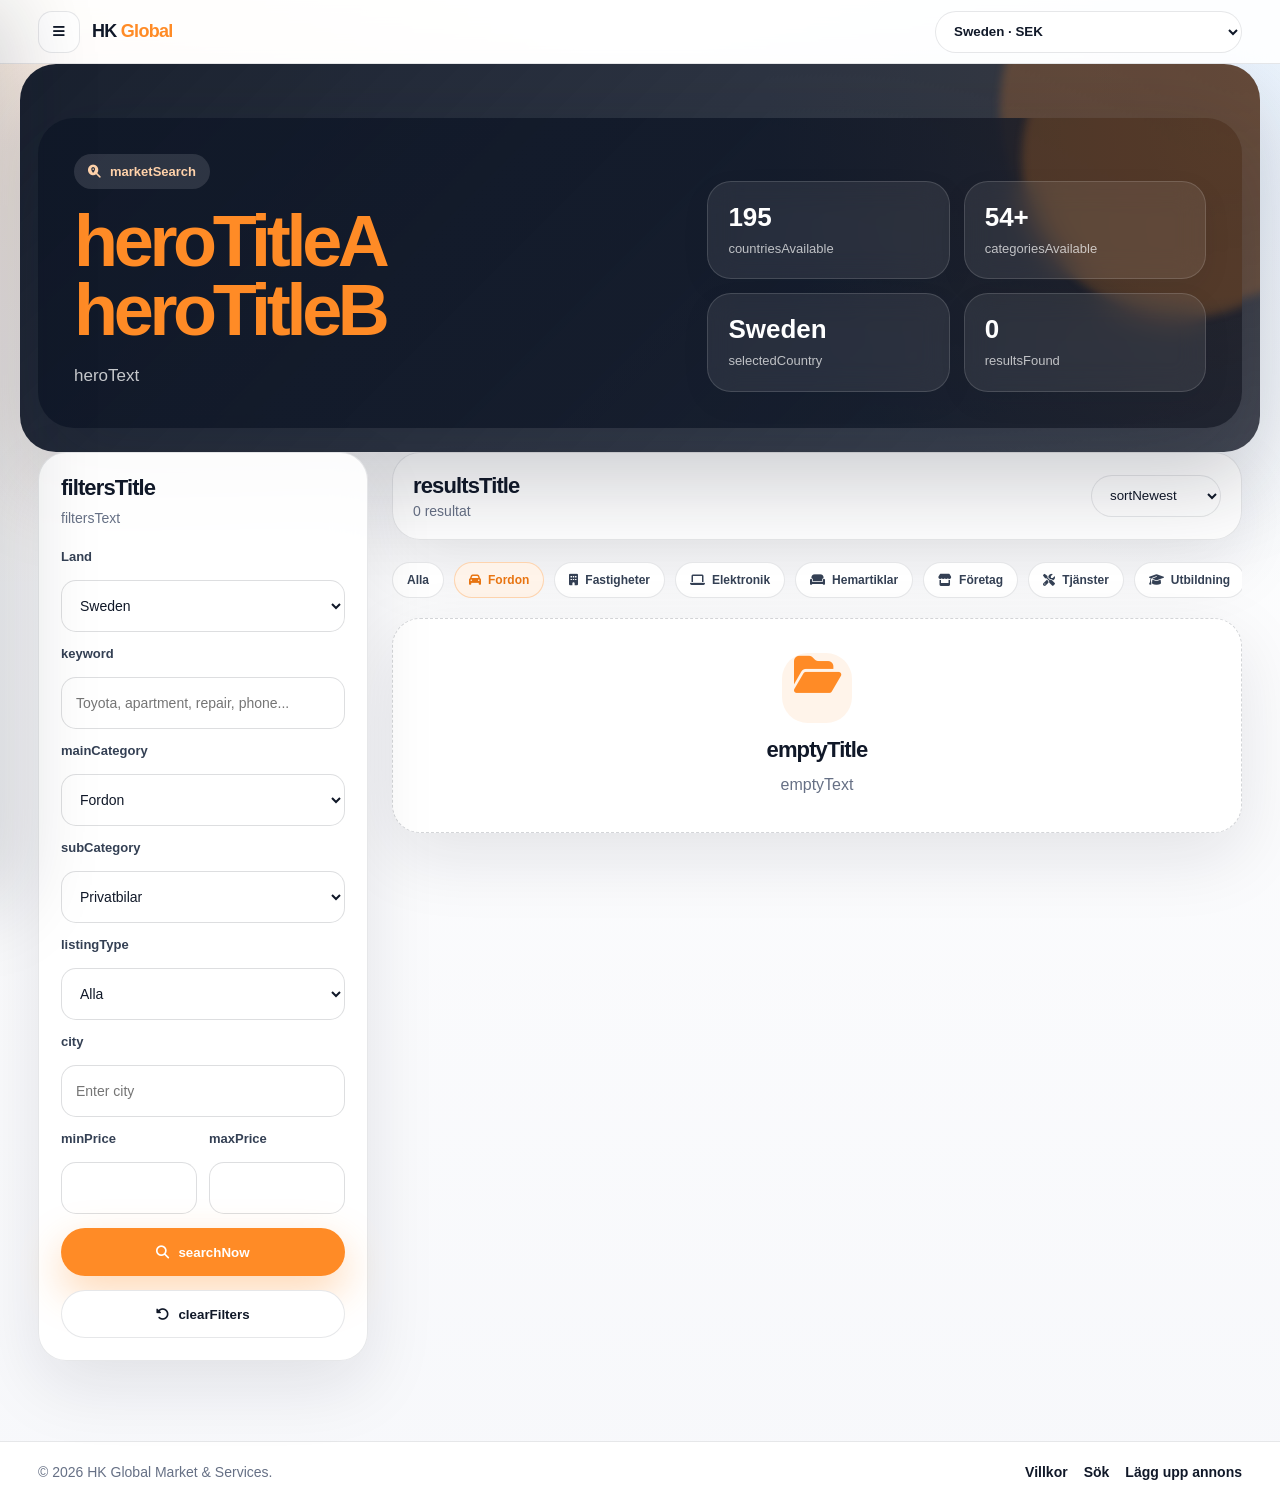
<file: search.html>
<!DOCTYPE html>
<html lang="en" dir="ltr">
<head>
  <meta charset="UTF-8" />
  <meta name="viewport" content="width=device-width, initial-scale=1.0" />

  <title>Search | HK Global Market & Services</title>
  <meta name="description" content="Search listings by country, category, city, price, and service type." />

  <link rel="stylesheet" href="assets/css/style.css" />

  <link
    rel="stylesheet"
    href="https://cdnjs.cloudflare.com/ajax/libs/font-awesome/6.5.2/css/all.min.css"
  />

  <style>
    :root {
      --orange: #ff8b26;
      --orange-dark: #e87512;
      --dark: #101828;
      --text: #344054;
      --muted: #667085;
      --line: rgba(16, 24, 40, 0.1);
      --soft: #f8fafc;
      --white: #ffffff;
      --shadow: 0 24px 70px rgba(16, 24, 40, 0.1);
      --radius: 28px;
    }

    * {
      box-sizing: border-box;
    }

    body {
      margin: 0;
      font-family: Arial, Helvetica, sans-serif;
      background:
        radial-gradient(circle at top left, rgba(255, 139, 38, 0.12), transparent 30%),
        radial-gradient(circle at top right, rgba(46, 144, 250, 0.1), transparent 30%),
        linear-gradient(180deg, #ffffff 0%, #f7f8fb 100%);
      color: var(--dark);
    }

    body[dir="rtl"] {
      direction: rtl;
      text-align: right;
    }

    a {
      color: inherit;
      text-decoration: none;
    }

    button,
    input,
    select {
      font-family: inherit;
    }

    .topbar {
      position: sticky;
      top: 0;
      z-index: 50;
      height: 64px;
      background: rgba(255, 255, 255, 0.88);
      backdrop-filter: blur(18px);
      border-bottom: 1px solid var(--line);
    }

    .topbar-inner {
      height: 100%;
      max-width: 1240px;
      margin: 0 auto;
      padding: 0 18px;
      display: flex;
      align-items: center;
      justify-content: space-between;
      gap: 14px;
    }

    .top-left,
    .top-right {
      display: flex;
      align-items: center;
      gap: 12px;
    }

    .menu-toggle,
    .sidebar-close {
      width: 42px;
      height: 42px;
      border-radius: 14px;
      border: 1px solid var(--line);
      background: #fff;
      cursor: pointer;
      display: grid;
      place-items: center;
      color: var(--dark);
    }

    .brand {
      font-size: 18px;
      font-weight: 900;
      letter-spacing: -0.04em;
      white-space: nowrap;
    }

    .brand span {
      color: var(--orange);
    }

    .top-country {
      min-width: 220px;
      max-width: 320px;
      height: 42px;
      border-radius: 999px;
      border: 1px solid var(--line);
      padding: 0 14px;
      background: #fff;
      color: var(--dark);
      outline: none;
    }

    .sidebar-backdrop {
      position: fixed;
      inset: 0;
      background: rgba(16, 24, 40, 0.42);
      z-index: 80;
      opacity: 0;
      pointer-events: none;
      transition: 0.25s ease;
    }

    .sidebar-backdrop.open {
      opacity: 1;
      pointer-events: auto;
    }

    .sidebar {
      position: fixed;
      top: 0;
      bottom: 0;
      left: 0;
      width: 320px;
      background: #fff;
      z-index: 90;
      transform: translateX(-105%);
      transition: 0.25s ease;
      box-shadow: 30px 0 80px rgba(16, 24, 40, 0.18);
      display: flex;
      flex-direction: column;
    }

    body[dir="rtl"] .sidebar {
      left: auto;
      right: 0;
      transform: translateX(105%);
      box-shadow: -30px 0 80px rgba(16, 24, 40, 0.18);
    }

    .sidebar.open {
      transform: translateX(0);
    }

    .sidebar-header {
      padding: 20px;
      border-bottom: 1px solid var(--line);
      display: flex;
      align-items: center;
      justify-content: space-between;
    }

    .sidebar-title {
      font-size: 20px;
      font-weight: 900;
    }

    .sidebar-title span {
      color: var(--orange);
    }

    .sidebar-nav {
      padding: 18px;
      display: grid;
      gap: 8px;
      overflow: auto;
    }

    .sidebar-link {
      display: flex;
      align-items: center;
      gap: 12px;
      padding: 13px 14px;
      border-radius: 16px;
      color: #344054;
      font-weight: 800;
    }

    .sidebar-link:hover,
    .sidebar-link.active {
      background: #fff4ea;
      color: var(--orange-dark);
    }

    .sidebar-divider {
      height: 1px;
      background: var(--line);
      margin: 8px 0;
    }

    .sidebar-footer {
      margin-top: auto;
      padding: 18px 20px;
      border-top: 1px solid var(--line);
      color: var(--muted);
      font-size: 13px;
    }

    .hero {
      max-width: 1240px;
      margin: 0 auto;
      padding: 54px 18px 24px;
    }

    .hero-card {
      border-radius: 36px;
      background:
        linear-gradient(135deg, rgba(16, 24, 40, 0.92), rgba(16, 24, 40, 0.78)),
        radial-gradient(circle at top right, rgba(255, 139, 38, 0.35), transparent 38%);
      color: #fff;
      padding: 36px;
      min-height: 260px;
      display: grid;
      grid-template-columns: minmax(0, 1.1fr) minmax(280px, 0.9fr);
      gap: 24px;
      align-items: end;
      box-shadow: 0 32px 90px rgba(16, 24, 40, 0.24);
      overflow: hidden;
      position: relative;
    }

    .hero-card::after {
      content: "";
      position: absolute;
      width: 320px;
      height: 320px;
      border-radius: 50%;
      right: -100px;
      top: -120px;
      background: rgba(255, 139, 38, 0.2);
      filter: blur(4px);
    }

    body[dir="rtl"] .hero-card::after {
      right: auto;
      left: -100px;
    }

    .hero-content,
    .hero-stats {
      position: relative;
      z-index: 2;
    }

    .badge {
      display: inline-flex;
      align-items: center;
      gap: 9px;
      padding: 10px 14px;
      border-radius: 999px;
      background: rgba(255, 255, 255, 0.12);
      color: #ffd2aa;
      font-size: 13px;
      font-weight: 900;
      margin-bottom: 18px;
    }

    .hero h1 {
      margin: 0 0 16px;
      font-size: clamp(34px, 6vw, 72px);
      line-height: 0.96;
      letter-spacing: -0.06em;
    }

    .hero h1 span {
      color: var(--orange);
    }

    .hero p {
      margin: 0;
      color: rgba(255, 255, 255, 0.76);
      line-height: 1.8;
      font-size: 17px;
      max-width: 720px;
    }

    .hero-stats {
      display: grid;
      grid-template-columns: repeat(2, 1fr);
      gap: 14px;
    }

    .stat-card {
      border: 1px solid rgba(255, 255, 255, 0.14);
      background: rgba(255, 255, 255, 0.08);
      border-radius: 24px;
      padding: 20px;
      backdrop-filter: blur(14px);
    }

    .stat-card strong {
      display: block;
      font-size: 26px;
      margin-bottom: 6px;
    }

    .stat-card span {
      color: rgba(255, 255, 255, 0.7);
      font-size: 13px;
      line-height: 1.5;
    }

    .page-layout {
      max-width: 1240px;
      margin: 0 auto;
      padding: 0 18px 80px;
      display: grid;
      grid-template-columns: 330px minmax(0, 1fr);
      gap: 24px;
      align-items: start;
    }

    .filters {
      position: sticky;
      top: 84px;
      background: rgba(255, 255, 255, 0.92);
      border: 1px solid var(--line);
      border-radius: var(--radius);
      padding: 22px;
      box-shadow: var(--shadow);
      backdrop-filter: blur(16px);
    }

    .filters h2 {
      margin: 0 0 6px;
      font-size: 22px;
      letter-spacing: -0.04em;
    }

    .filters p {
      margin: 0 0 20px;
      color: var(--muted);
      line-height: 1.6;
      font-size: 14px;
    }

    .filter-grid {
      display: grid;
      gap: 14px;
    }

    .field {
      display: grid;
      gap: 8px;
    }

    .field label {
      font-size: 13px;
      font-weight: 900;
      color: #344054;
    }

    .field input,
    .field select {
      width: 100%;
      height: 46px;
      border: 1px solid rgba(16, 24, 40, 0.14);
      border-radius: 15px;
      padding: 0 14px;
      outline: none;
      color: var(--dark);
      background: #fff;
      font-size: 14px;
    }

    .field input:focus,
    .field select:focus {
      border-color: var(--orange);
      box-shadow: 0 0 0 4px rgba(255, 139, 38, 0.12);
    }

    .filter-row {
      display: grid;
      grid-template-columns: 1fr 1fr;
      gap: 12px;
    }

    .search-btn,
    .clear-btn {
      height: 48px;
      border-radius: 999px;
      border: 0;
      cursor: pointer;
      font-weight: 900;
      display: inline-flex;
      align-items: center;
      justify-content: center;
      gap: 9px;
    }

    .search-btn {
      background: var(--orange);
      color: #fff;
      box-shadow: 0 16px 40px rgba(255, 139, 38, 0.35);
    }

    .clear-btn {
      background: #fff;
      color: var(--dark);
      border: 1px solid var(--line);
    }

    .results-shell {
      display: grid;
      gap: 18px;
    }

    .results-top {
      background: rgba(255, 255, 255, 0.92);
      border: 1px solid var(--line);
      border-radius: var(--radius);
      padding: 20px;
      box-shadow: var(--shadow);
      display: flex;
      align-items: center;
      justify-content: space-between;
      gap: 14px;
      flex-wrap: wrap;
    }

    .results-top h2 {
      margin: 0 0 4px;
      font-size: 22px;
      letter-spacing: -0.04em;
    }

    .results-top p {
      margin: 0;
      color: var(--muted);
      font-size: 14px;
    }

    .sort-select {
      height: 42px;
      border-radius: 999px;
      border: 1px solid var(--line);
      padding: 0 14px;
      background: #fff;
      outline: none;
    }

    .category-pills {
      display: flex;
      gap: 10px;
      overflow-x: auto;
      padding: 4px 0 2px;
      scrollbar-width: none;
    }

    .category-pills::-webkit-scrollbar {
      display: none;
    }

    .pill {
      border: 1px solid var(--line);
      background: #fff;
      color: #344054;
      border-radius: 999px;
      padding: 10px 14px;
      font-weight: 900;
      white-space: nowrap;
      cursor: pointer;
    }

    .pill.active {
      background: #fff4ea;
      color: var(--orange-dark);
      border-color: rgba(255, 139, 38, 0.3);
    }

    .results-grid {
      display: grid;
      grid-template-columns: repeat(2, minmax(0, 1fr));
      gap: 18px;
    }

    .listing-card {
      background: rgba(255, 255, 255, 0.94);
      border: 1px solid var(--line);
      border-radius: 28px;
      overflow: hidden;
      box-shadow: 0 18px 55px rgba(16, 24, 40, 0.08);
      transition: 0.22s ease;
    }

    .listing-card:hover {
      transform: translateY(-3px);
      box-shadow: 0 24px 70px rgba(16, 24, 40, 0.12);
    }

    .listing-image {
      height: 190px;
      background:
        radial-gradient(circle at top right, rgba(255, 139, 38, 0.24), transparent 35%),
        linear-gradient(135deg, #f2f4f7, #ffffff);
      display: grid;
      place-items: center;
      color: var(--orange);
      font-size: 42px;
      position: relative;
      overflow: hidden;
    }

    .listing-image img {
      width: 100%;
      height: 100%;
      object-fit: cover;
    }

    .listing-badge {
      position: absolute;
      left: 14px;
      top: 14px;
      display: inline-flex;
      align-items: center;
      gap: 7px;
      padding: 8px 11px;
      border-radius: 999px;
      background: rgba(255, 255, 255, 0.92);
      color: var(--orange-dark);
      font-size: 12px;
      font-weight: 900;
      box-shadow: 0 8px 24px rgba(16, 24, 40, 0.1);
    }

    body[dir="rtl"] .listing-badge {
      left: auto;
      right: 14px;
    }

    .listing-body {
      padding: 18px;
    }

    .listing-meta {
      display: flex;
      align-items: center;
      justify-content: space-between;
      gap: 12px;
      margin-bottom: 10px;
      color: var(--muted);
      font-size: 13px;
    }

    .listing-title {
      margin: 0 0 10px;
      font-size: 20px;
      letter-spacing: -0.035em;
      line-height: 1.25;
    }

    .listing-desc {
      margin: 0 0 16px;
      color: var(--muted);
      line-height: 1.65;
      font-size: 14px;
      min-height: 45px;
    }

    .listing-footer {
      display: flex;
      align-items: center;
      justify-content: space-between;
      gap: 12px;
      border-top: 1px solid var(--line);
      padding-top: 14px;
    }

    .price {
      font-size: 20px;
      font-weight: 950;
      color: var(--dark);
    }

    .details-link {
      display: inline-flex;
      align-items: center;
      gap: 8px;
      border-radius: 999px;
      padding: 10px 13px;
      background: var(--dark);
      color: #fff;
      font-size: 13px;
      font-weight: 900;
    }

    .empty-state {
      display: none;
      background: #fff;
      border: 1px dashed rgba(16, 24, 40, 0.18);
      border-radius: 28px;
      padding: 34px;
      text-align: center;
      color: var(--muted);
      box-shadow: var(--shadow);
    }

    .empty-state.show {
      display: block;
    }

    .empty-state i {
      display: block;
      font-size: 42px;
      color: var(--orange);
      margin-bottom: 14px;
    }

    .empty-state h3 {
      margin: 0 0 8px;
      color: var(--dark);
      font-size: 22px;
    }

    .footer {
      border-top: 1px solid var(--line);
      background: #fff;
      color: var(--muted);
    }

    .footer-inner {
      max-width: 1240px;
      margin: 0 auto;
      padding: 22px 18px;
      display: flex;
      justify-content: space-between;
      gap: 14px;
      flex-wrap: wrap;
      font-size: 14px;
    }

    .footer-links {
      display: flex;
      gap: 16px;
      font-weight: 800;
      color: var(--dark);
    }

    body.menu-open {
      overflow: hidden;
    }

    @media (max-width: 980px) {
      .hero-card,
      .page-layout {
        grid-template-columns: 1fr;
      }

      .filters {
        position: static;
      }

      .results-grid {
        grid-template-columns: 1fr;
      }
    }

    @media (max-width: 560px) {
      .top-country {
        min-width: 150px;
        max-width: 180px;
        font-size: 12px;
      }

      .brand {
        font-size: 15px;
      }

      .hero {
        padding-top: 30px;
      }

      .hero-card {
        padding: 22px;
        border-radius: 28px;
      }

      .hero-stats {
        grid-template-columns: 1fr;
      }

      .filter-row {
        grid-template-columns: 1fr;
      }

      .listing-footer {
        align-items: flex-start;
        flex-direction: column;
      }
    }
  </style>
</head>

<body>
  <header class="topbar">
    <div class="topbar-inner">
      <div class="top-left">
        <button class="menu-toggle" id="menuToggle" type="button" aria-label="Open menu">
          <i class="fa-solid fa-bars"></i>
        </button>

        <a class="brand" href="index.html">HK <span>Global</span></a>
      </div>

      <div class="top-right">
        <select class="top-country" id="countrySelect" aria-label="Choose country"></select>
      </div>
    </div>
  </header>

  <div class="sidebar-backdrop" id="sidebarBackdrop"></div>

  <aside class="sidebar" id="sidebar">
    <div class="sidebar-header">
      <div class="sidebar-title">HK <span>Global</span></div>

      <button class="sidebar-close" id="sidebarClose" type="button" aria-label="Close menu">
        <i class="fa-solid fa-xmark"></i>
      </button>
    </div>

    <nav class="sidebar-nav">
      <a class="sidebar-link" href="index.html">
        <i class="fa-solid fa-house"></i>
        <span data-i18n="home">Home</span>
      </a>

      <a class="sidebar-link active" href="search.html">
        <i class="fa-solid fa-magnifying-glass"></i>
        <span data-i18n="search">Search</span>
      </a>

      <a class="sidebar-link" href="sell.html">
        <i class="fa-solid fa-circle-plus"></i>
        <span data-i18n="postAd">Post ad</span>
      </a>

      <a class="sidebar-link" href="account.html">
        <i class="fa-solid fa-user"></i>
        <span data-i18n="account">My account</span>
      </a>

      <a class="sidebar-link" href="favorites.html">
        <i class="fa-solid fa-heart"></i>
        <span data-i18n="favorites">Favorites</span>
      </a>

      <a class="sidebar-link" href="messages.html">
        <i class="fa-solid fa-envelope"></i>
        <span data-i18n="messages">Messages</span>
      </a>

      <a class="sidebar-link" href="dashboard.html">
        <i class="fa-solid fa-chart-line"></i>
        <span data-i18n="dashboard">Dashboard</span>
      </a>

      <div class="sidebar-divider"></div>

      <a class="sidebar-link" href="terms.html">
        <i class="fa-solid fa-shield-halved"></i>
        <span data-i18n="terms">Terms</span>
      </a>

      <a class="sidebar-link" href="login.html">
        <i class="fa-solid fa-right-to-bracket"></i>
        <span data-i18n="login">Login</span>
      </a>

      <a class="sidebar-link" href="register.html">
        <i class="fa-solid fa-user-plus"></i>
        <span data-i18n="register">Create account</span>
      </a>
    </nav>

    <div class="sidebar-footer">HK Global Market & Services · 2026</div>
  </aside>

  <main>
    <section class="hero">
      <div class="hero-card">
        <div class="hero-content">
          <div class="badge">
            <i class="fa-solid fa-magnifying-glass-location"></i>
            <span data-i18n="marketSearch">Global market search</span>
          </div>

          <h1>
            <span data-i18n="heroTitleA">Search anything</span>
            <span data-i18n="heroTitleB">by country and category</span>
          </h1>

          <p data-i18n="heroText">
            Choose the country, category, city, price range, and listing type. Results will adapt to vehicles, real estate, electronics, businesses, education, digital services, and personal services.
          </p>
        </div>

        <div class="hero-stats">
          <div class="stat-card">
            <strong id="statCountries">195</strong>
            <span data-i18n="countriesAvailable">Countries supported</span>
          </div>

          <div class="stat-card">
            <strong id="statCategories">40+</strong>
            <span data-i18n="categoriesAvailable">Categories and services</span>
          </div>

          <div class="stat-card">
            <strong id="statSelectedCountry">-</strong>
            <span data-i18n="selectedCountry">Selected country</span>
          </div>

          <div class="stat-card">
            <strong id="statResults">0</strong>
            <span data-i18n="resultsFound">Results found</span>
          </div>
        </div>
      </div>
    </section>

    <section class="page-layout">
      <aside class="filters">
        <h2 data-i18n="filtersTitle">Search filters</h2>
        <p data-i18n="filtersText">Use accurate filters so the visitor reaches the right advertisement quickly.</p>

        <div class="filter-grid">
          <div class="field">
            <label for="filterCountry" data-i18n="country">Country</label>
            <select id="filterCountry"></select>
          </div>

          <div class="field">
            <label for="keyword" data-i18n="keyword">Keyword</label>
            <input id="keyword" type="search" placeholder="Toyota, apartment, repair..." />
          </div>

          <div class="field">
            <label for="mainGroupSelect" data-i18n="mainCategory">Main category</label>
            <select id="mainGroupSelect"></select>
          </div>

          <div class="field">
            <label for="categorySelect" data-i18n="subCategory">Subcategory</label>
            <select id="categorySelect"></select>
          </div>

          <div class="field">
            <label for="listingType" data-i18n="listingType">Listing type</label>
            <select id="listingType"></select>
          </div>

          <div class="field">
            <label for="city" data-i18n="city">City</label>
            <input id="city" type="text" />
          </div>

          <div class="filter-row">
            <div class="field">
              <label for="minPrice" data-i18n="minPrice">Min price</label>
              <input id="minPrice" type="number" min="0" />
            </div>

            <div class="field">
              <label for="maxPrice" data-i18n="maxPrice">Max price</label>
              <input id="maxPrice" type="number" min="0" />
            </div>
          </div>

          <button class="search-btn" id="searchBtn" type="button">
            <i class="fa-solid fa-magnifying-glass"></i>
            <span data-i18n="searchNow">Search now</span>
          </button>

          <button class="clear-btn" id="clearBtn" type="button">
            <i class="fa-solid fa-rotate-left"></i>
            <span data-i18n="clearFilters">Clear filters</span>
          </button>
        </div>
      </aside>

      <section class="results-shell">
        <div class="results-top">
          <div>
            <h2 data-i18n="resultsTitle">Search results</h2>
            <p id="resultsSummary">0 results</p>
          </div>

          <select class="sort-select" id="sortSelect">
            <option value="newest" data-i18n="sortNewest">Newest first</option>
            <option value="priceLow" data-i18n="sortPriceLow">Price: low to high</option>
            <option value="priceHigh" data-i18n="sortPriceHigh">Price: high to low</option>
            <option value="title" data-i18n="sortTitle">Title A-Z</option>
          </select>
        </div>

        <div class="category-pills" id="categoryPills"></div>

        <div class="empty-state" id="emptyState">
          <i class="fa-solid fa-folder-open"></i>
          <h3 data-i18n="emptyTitle">No matching results</h3>
          <p data-i18n="emptyText">Try changing country, category, city, or price range.</p>
        </div>

        <div class="results-grid" id="resultsGrid"></div>
      </section>
    </section>
  </main>

  <footer class="footer">
    <div class="footer-inner">
      <div>© 2026 HK Global Market & Services.</div>

      <div class="footer-links">
        <a href="terms.html" data-i18n="terms">Terms</a>
        <a href="search.html" data-i18n="search">Search</a>
        <a href="sell.html" data-i18n="postAd">Post ad</a>
      </div>
    </div>
  </footer>

  <script src="assets/js/countries.js"></script>
  <script src="assets/js/categories.js"></script>

  <script>
    (function () {
      "use strict";

      const STORAGE = {
        country: "amg_country_code",
        countryLabel: "amg_country_label",
        lang: "amg_country_lang",
        category: "amg_selected_category",
        categoryLabel: "amg_category_label"
      };

      const $ = (selector, scope = document) => scope.querySelector(selector);
      const $$ = (selector, scope = document) => Array.from(scope.querySelectorAll(selector));

      const DICT = {
        en: {
          home: "Home", search: "Search", postAd: "Post ad", account: "My account", favorites: "Favorites",
          messages: "Messages", dashboard: "Dashboard", terms: "Terms", login: "Login", register: "Create account",
          marketSearch: "Global market search", heroTitleA: "Search anything", heroTitleB: "by country and category",
          heroText: "Choose the country, category, city, price range, and listing type. Results will adapt to vehicles, real estate, electronics, businesses, education, digital services, and personal services.",
          countriesAvailable: "Countries supported", categoriesAvailable: "Categories and services", selectedCountry: "Selected country",
          resultsFound: "Results found", filtersTitle: "Search filters", filtersText: "Use accurate filters so the visitor reaches the right advertisement quickly.",
          country: "Country", keyword: "Keyword", mainCategory: "Main category", subCategory: "Subcategory",
          listingType: "Listing type", city: "City", minPrice: "Min price", maxPrice: "Max price",
          searchNow: "Search now", clearFilters: "Clear filters", resultsTitle: "Search results",
          emptyTitle: "No matching results", emptyText: "Try changing country, category, city, or price range.",
          sortNewest: "Newest first", sortPriceLow: "Price: low to high", sortPriceHigh: "Price: high to low",
          sortTitle: "Title A-Z", all: "All", details: "Details", noPrice: "Ask price", results: "results",
          groups_vehicles: "Vehicles", groups_realEstate: "Real estate", groups_electronics: "Electronics", groups_home: "Home items",
          groups_business: "Business", groups_services: "Services", groups_education: "Education", groups_digital: "Digital services",
          privateCars: "Private cars", rentalCars: "Rental cars", motorcycles: "Motorcycles", bicycles: "Bicycles",
          smallTrucks: "Small trucks", heavyTrucks: "Heavy trucks", vehicleParts: "Vehicle parts",
          propertySale: "Property for sale", propertyRent: "Property for rent", rooms: "Rooms", commercialProperty: "Commercial property",
          lands: "Land", farms: "Farms", phones: "Phones", computers: "Computers", tvAudio: "TV and audio", gaming: "Gaming",
          furniture: "Furniture", appliances: "Appliances", tools: "Home tools", garden: "Garden", shops: "Shops",
          restaurants: "Restaurants and cafés", businessSale: "Business for sale", businessEquipment: "Business equipment",
          vehicleService: "Vehicle service", homeMaintenance: "Home maintenance", companyMaintenance: "Company maintenance",
          deviceRepair: "Device repair", cleaning: "Cleaning", transport: "Transport and delivery", personalCare: "Personal care",
          eventServices: "Event services", privateLessons: "Private lessons", languageCourses: "Language courses",
          onlineCourses: "Online courses", webDesign: "Web design", programming: "Programming", graphicDesign: "Graphic design",
          marketing: "Digital marketing", translationWriting: "Translation and writing"
        },

        ar: {
          home: "الرئيسية", search: "البحث", postAd: "نشر إعلان", account: "حسابي", favorites: "المفضلة",
          messages: "الرسائل", dashboard: "لوحة التحكم", terms: "الشروط", login: "تسجيل الدخول", register: "إنشاء حساب",
          marketSearch: "بحث عالمي في السوق", heroTitleA: "ابحث عن أي شيء", heroTitleB: "حسب الدولة والفئة",
          heroText: "اختر الدولة والفئة والمدينة ونطاق السعر ونوع الإعلان. النتائج تتغير لتناسب المركبات والعقارات والإلكترونيات والأعمال والتعليم والخدمات الرقمية والشخصية.",
          countriesAvailable: "دولة مدعومة", categoriesAvailable: "فئات وخدمات", selectedCountry: "الدولة المختارة",
          resultsFound: "نتائج موجودة", filtersTitle: "فلاتر البحث", filtersText: "استخدم فلاتر دقيقة حتى يصل الزائر إلى الإعلان المناسب بسرعة.",
          country: "الدولة", keyword: "كلمة البحث", mainCategory: "الفئة الرئيسية", subCategory: "الفئة الفرعية",
          listingType: "نوع الإعلان", city: "المدينة", minPrice: "أقل سعر", maxPrice: "أعلى سعر",
          searchNow: "ابحث الآن", clearFilters: "مسح الفلاتر", resultsTitle: "نتائج البحث",
          emptyTitle: "لا توجد نتائج مطابقة", emptyText: "جرّب تغيير الدولة أو الفئة أو المدينة أو نطاق السعر.",
          sortNewest: "الأحدث أولاً", sortPriceLow: "السعر من الأقل للأعلى", sortPriceHigh: "السعر من الأعلى للأقل",
          sortTitle: "العنوان A-Z", all: "الكل", details: "التفاصيل", noPrice: "السعر عند التواصل", results: "نتائج",
          groups_vehicles: "مركبات", groups_realEstate: "عقارات", groups_electronics: "إلكترونيات", groups_home: "أدوات منزلية",
          groups_business: "أعمال ومحلات", groups_services: "خدمات", groups_education: "تعليم", groups_digital: "خدمات رقمية",
          privateCars: "سيارات خاصة", rentalCars: "سيارات للإيجار", motorcycles: "دراجات نارية", bicycles: "دراجات هوائية",
          smallTrucks: "شاحنات صغيرة", heavyTrucks: "شاحنات كبيرة", vehicleParts: "قطع غيار مركبات",
          propertySale: "عقار للبيع", propertyRent: "عقار للإيجار", rooms: "غرف", commercialProperty: "عقار تجاري",
          lands: "أراضي", farms: "أراضٍ زراعية", phones: "هواتف", computers: "كمبيوترات", tvAudio: "تلفزيون وصوتيات", gaming: "ألعاب",
          furniture: "أثاث", appliances: "أجهزة منزلية", tools: "أدوات منزلية", garden: "حديقة", shops: "محلات",
          restaurants: "مطاعم ومقاهي", businessSale: "مشروع للبيع", businessEquipment: "معدات تجارية",
          vehicleService: "صيانة مركبات", homeMaintenance: "صيانة منازل", companyMaintenance: "صيانة شركات",
          deviceRepair: "إصلاح أجهزة", cleaning: "تنظيف", transport: "نقل وتوصيل", personalCare: "خدمات شخصية",
          eventServices: "خدمات مناسبات", privateLessons: "دروس خصوصية", languageCourses: "دورات لغات",
          onlineCourses: "دورات أونلاين", webDesign: "تصميم مواقع", programming: "برمجة", graphicDesign: "تصميم جرافيك",
          marketing: "تسويق رقمي", translationWriting: "ترجمة وكتابة"
        },

        sv: {
          home: "Hem", search: "Sök", postAd: "Lägg upp annons", account: "Mitt konto", favorites: "Favoriter",
          messages: "Meddelanden", dashboard: "Panel", terms: "Villkor", login: "Logga in", register: "Skapa konto",
          marketSearch: "Global marknadssökning", heroTitleA: "Sök allt", heroTitleB: "efter land och kategori",
          heroText: "Välj land, kategori, stad, prisintervall och annonstyp. Resultaten anpassas för fordon, bostäder, elektronik, företag, utbildning och tjänster.",
          countriesAvailable: "Länder stöds", categoriesAvailable: "Kategorier och tjänster", selectedCountry: "Valt land",
          resultsFound: "Resultat hittade", filtersTitle: "Sökfilter", filtersText: "Använd exakta filter så besökaren snabbt hittar rätt annons.",
          country: "Land", keyword: "Sökord", mainCategory: "Huvudkategori", subCategory: "Underkategori",
          listingType: "Annonstyp", city: "Stad", minPrice: "Min pris", maxPrice: "Max pris",
          searchNow: "Sök nu", clearFilters: "Rensa filter", resultsTitle: "Sökresultat",
          emptyTitle: "Inga matchande resultat", emptyText: "Försök ändra land, kategori, stad eller pris.",
          sortNewest: "Nyast först", sortPriceLow: "Pris: lågt till högt", sortPriceHigh: "Pris: högt till lågt",
          sortTitle: "Titel A-Z", all: "Alla", details: "Detaljer", noPrice: "Fråga pris", results: "resultat",
          groups_vehicles: "Fordon", groups_realEstate: "Fastigheter", groups_electronics: "Elektronik", groups_home: "Hemartiklar",
          groups_business: "Företag", groups_services: "Tjänster", groups_education: "Utbildning", groups_digital: "Digitala tjänster",
          privateCars: "Personbilar", rentalCars: "Hyrbilar", motorcycles: "Motorcyklar", bicycles: "Cyklar",
          smallTrucks: "Små lastbilar", heavyTrucks: "Tunga lastbilar", vehicleParts: "Fordonsdelar",
          propertySale: "Bostad till salu", propertyRent: "Bostad att hyra", rooms: "Rum", commercialProperty: "Kommersiell fastighet",
          lands: "Mark", farms: "Jordbruksmark", phones: "Telefoner", computers: "Datorer", tvAudio: "TV och ljud", gaming: "Gaming",
          furniture: "Möbler", appliances: "Vitvaror", tools: "Hemverktyg", garden: "Trädgård", shops: "Butiker",
          restaurants: "Restauranger och caféer", businessSale: "Företag till salu", businessEquipment: "Företagsutrustning",
          vehicleService: "Fordonsservice", homeMaintenance: "Hemunderhåll", companyMaintenance: "Företagsunderhåll",
          deviceRepair: "Enhetsreparation", cleaning: "Städning", transport: "Transport och leverans", personalCare: "Personliga tjänster",
          eventServices: "Eventtjänster", privateLessons: "Privatlektioner", languageCourses: "Språkkurser",
          onlineCourses: "Onlinekurser", webDesign: "Webbdesign", programming: "Programmering", graphicDesign: "Grafisk design",
          marketing: "Digital marknadsföring", translationWriting: "Översättning och skrivande"
        },

        de: {},
        tr: {},
        fr: {},
        es: {},
        it: {},
        pt: {},
        nl: {}
      };

      DICT.de = DICT.en;
      DICT.tr = DICT.en;
      DICT.fr = DICT.en;
      DICT.es = DICT.en;
      DICT.it = DICT.en;
      DICT.pt = DICT.en;
      DICT.nl = DICT.en;

      const GROUPS = [
        { id: "vehicles", key: "groups_vehicles", icon: "fa-car" },
        { id: "realEstate", key: "groups_realEstate", icon: "fa-building" },
        { id: "electronics", key: "groups_electronics", icon: "fa-laptop" },
        { id: "home", key: "groups_home", icon: "fa-couch" },
        { id: "business", key: "groups_business", icon: "fa-store" },
        { id: "services", key: "groups_services", icon: "fa-screwdriver-wrench" },
        { id: "education", key: "groups_education", icon: "fa-graduation-cap" },
        { id: "digital", key: "groups_digital", icon: "fa-code" }
      ];

      const FALLBACK_CATEGORIES = [
        { id: "private-cars", group: "vehicles", key: "privateCars", icon: "fa-car" },
        { id: "rental-cars", group: "vehicles", key: "rentalCars", icon: "fa-key" },
        { id: "motorcycles", group: "vehicles", key: "motorcycles", icon: "fa-motorcycle" },
        { id: "bicycles", group: "vehicles", key: "bicycles", icon: "fa-bicycle" },
        { id: "small-trucks", group: "vehicles", key: "smallTrucks", icon: "fa-truck-pickup" },
        { id: "heavy-trucks", group: "vehicles", key: "heavyTrucks", icon: "fa-truck" },
        { id: "vehicle-parts", group: "vehicles", key: "vehicleParts", icon: "fa-gears" },

        { id: "property-sale", group: "realEstate", key: "propertySale", icon: "fa-house" },
        { id: "property-rent", group: "realEstate", key: "propertyRent", icon: "fa-building" },
        { id: "rooms", group: "realEstate", key: "rooms", icon: "fa-door-open" },
        { id: "commercial-property", group: "realEstate", key: "commercialProperty", icon: "fa-warehouse" },
        { id: "lands", group: "realEstate", key: "lands", icon: "fa-map" },
        { id: "farms", group: "realEstate", key: "farms", icon: "fa-tractor" },

        { id: "phones", group: "electronics", key: "phones", icon: "fa-mobile-screen" },
        { id: "computers", group: "electronics", key: "computers", icon: "fa-computer" },
        { id: "tv-audio", group: "electronics", key: "tvAudio", icon: "fa-tv" },
        { id: "gaming", group: "electronics", key: "gaming", icon: "fa-gamepad" },

        { id: "furniture", group: "home", key: "furniture", icon: "fa-couch" },
        { id: "appliances", group: "home", key: "appliances", icon: "fa-blender" },
        { id: "home-tools", group: "home", key: "tools", icon: "fa-screwdriver" },
        { id: "garden", group: "home", key: "garden", icon: "fa-seedling" },

        { id: "shops", group: "business", key: "shops", icon: "fa-store" },
        { id: "restaurants", group: "business", key: "restaurants", icon: "fa-utensils" },
        { id: "business-sale", group: "business", key: "businessSale", icon: "fa-handshake" },
        { id: "business-equipment", group: "business", key: "businessEquipment", icon: "fa-cash-register" },

        { id: "vehicle-service", group: "services", key: "vehicleService", icon: "fa-car-burst" },
        { id: "home-maintenance", group: "services", key: "homeMaintenance", icon: "fa-house-circle-check" },
        { id: "company-maintenance", group: "services", key: "companyMaintenance", icon: "fa-building-circle-check" },
        { id: "device-repair", group: "services", key: "deviceRepair", icon: "fa-screwdriver-wrench" },
        { id: "cleaning", group: "services", key: "cleaning", icon: "fa-broom" },
        { id: "transport", group: "services", key: "transport", icon: "fa-truck-fast" },
        { id: "personal-care", group: "services", key: "personalCare", icon: "fa-user-check" },
        { id: "event-services", group: "services", key: "eventServices", icon: "fa-calendar-check" },

        { id: "private-lessons", group: "education", key: "privateLessons", icon: "fa-chalkboard-user" },
        { id: "language-courses", group: "education", key: "languageCourses", icon: "fa-language" },
        { id: "online-courses", group: "education", key: "onlineCourses", icon: "fa-laptop-file" },

        { id: "web-design", group: "digital", key: "webDesign", icon: "fa-globe" },
        { id: "programming", group: "digital", key: "programming", icon: "fa-code" },
        { id: "graphic-design", group: "digital", key: "graphicDesign", icon: "fa-pen-nib" },
        { id: "marketing", group: "digital", key: "marketing", icon: "fa-bullhorn" },
        { id: "translation-writing", group: "digital", key: "translationWriting", icon: "fa-file-pen" }
      ];

      const SAMPLE_LISTINGS = [
        {
          id: "sample-car-1",
          countryCode: "SE",
          categoryId: "private-cars",
          title: "Volvo XC60 2021",
          city: "Stockholm",
          price: 245000,
          currency: "SEK",
          listingType: "Vehicle for sale",
          description: "Well maintained family car with automatic transmission and full service history.",
          createdAt: "2026-01-20T10:00:00Z"
        },
        {
          id: "sample-home-1",
          countryCode: "SE",
          categoryId: "property-rent",
          title: "Apartment for rent",
          city: "Göteborg",
          price: 9500,
          currency: "SEK",
          listingType: "Property for rent",
          description: "Bright apartment close to public transport, shops, and services.",
          createdAt: "2026-01-18T10:00:00Z"
        },
        {
          id: "sample-service-1",
          countryCode: "SE",
          categoryId: "home-maintenance",
          title: "Home maintenance service",
          city: "Malmö",
          price: 450,
          currency: "SEK",
          listingType: "I provide this service",
          description: "Professional repair and maintenance for homes and small offices.",
          createdAt: "2026-01-17T10:00:00Z"
        },
        {
          id: "sample-phone-1",
          countryCode: "DE",
          categoryId: "phones",
          title: "iPhone 14 Pro",
          city: "Berlin",
          price: 680,
          currency: "EUR",
          listingType: "For sale",
          description: "Excellent condition, original box, charger, and invoice available.",
          createdAt: "2026-01-19T10:00:00Z"
        },
        {
          id: "sample-digital-1",
          countryCode: "SY",
          categoryId: "web-design",
          title: "تصميم موقع احترافي",
          city: "Damascus",
          price: 150,
          currency: "USD",
          listingType: "Digital service",
          description: "تصميم مواقع حديثة ومتجاوبة للشركات والمتاجر والخدمات.",
          createdAt: "2026-01-21T10:00:00Z"
        }
      ];

      const LISTING_TYPES = {
        default: ["For sale", "For rent", "Wanted", "Exchange", "Service offer"],
        vehicles: ["Vehicle for sale", "Vehicle for rent", "Leasing", "Wanted vehicle", "Parts / accessories"],
        realEstate: ["Property for sale", "Property for rent", "Daily rent", "Wanted property"],
        services: ["I provide this service", "I need this service", "Consultation", "Contract work"],
        digital: ["Digital service", "Project work", "Consultation", "Subscription"],
        education: ["Course offer", "Private lesson", "Online lesson", "Looking for teacher"],
        business: ["Business for sale", "Partnership", "Equipment for sale", "Commercial rent"]
      };

      function currentLang() {
        const lang = localStorage.getItem(STORAGE.lang) || document.documentElement.lang || "en";
        return String(lang).slice(0, 2).toLowerCase();
      }

      function t(key) {
        const lang = currentLang();
        return (DICT[lang] && DICT[lang][key]) || DICT.en[key] || key;
      }

      function localText(obj, fallback = "") {
        const lang = currentLang();

        if (!obj) return fallback;
        if (typeof obj === "string") return obj;

        if (obj.labels) {
          return obj.labels[lang] || obj.labels.en || obj.labels.ar || obj.name || fallback;
        }

        if (obj.names) {
          return obj.names[lang] || obj.names.en || obj.names.ar || obj.name || fallback;
        }

        if (obj.key) return t(obj.key);

        return obj.label || obj.name || fallback;
      }

      function getCountries() {
        return window.AMG_COUNTRIES || window.COUNTRIES || window.countries || [];
      }

      function countryCode(country) {
        return country?.code || country?.id || country?.iso2 || country?.value || "";
      }

      function countryLang(country) {
        return String(country?.lang || country?.language || country?.defaultLang || "en").slice(0, 2).toLowerCase();
      }

      function countryCurrency(country) {
        return country?.currency || country?.currencyCode || "";
      }

      function getCountryByCode(code) {
        const clean = String(code || "").toUpperCase();
        return getCountries().find((c) => String(countryCode(c)).toUpperCase() === clean) || getCountries()[0] || null;
      }

      function getCategories() {
        const external = window.AMG_CATEGORIES || window.CATEGORIES || window.categories || [];
        return external.length ? external : FALLBACK_CATEGORIES;
      }

      function getCategory(id) {
        return getCategories().find((c) => c.id === id) || getCategories()[0] || FALLBACK_CATEGORIES[0];
      }

      function categoryGroup(category) {
        return category?.group || "vehicles";
      }

      function categoryLabel(category) {
        return localText(category, category?.id || "");
      }

      function categoryIcon(category) {
        return category?.icon || "fa-layer-group";
      }

      function getGroupById(id) {
        return GROUPS.find((group) => group.id === id) || GROUPS[0];
      }

      function groupLabel(id) {
        const group = getGroupById(id);
        return t(group.key);
      }

      function fillCountrySelects() {
        const countries = getCountries();
        const selects = [$("#countrySelect"), $("#filterCountry")].filter(Boolean);

        if (!countries.length) return;

        const saved = localStorage.getItem(STORAGE.country) || countryCode(countries[0]);

        selects.forEach((select) => {
          select.innerHTML = "";

          countries.forEach((country) => {
            const option = document.createElement("option");
            option.value = countryCode(country);
            option.textContent = localText(country, countryCode(country));
            select.appendChild(option);
          });

          select.value = saved;
        });

        $("#statCountries").textContent = countries.length || "195";
      }

      function applyCountry(code) {
        const country = getCountryByCode(code);
        if (!country) return;

        const codeValue = countryCode(country);
        const lang = countryLang(country);
        const label = localText(country, codeValue);

        localStorage.setItem(STORAGE.country, codeValue);
        localStorage.setItem(STORAGE.countryLabel, label);
        localStorage.setItem(STORAGE.lang, lang);

        document.documentElement.lang = lang;
        document.documentElement.dir = lang === "ar" ? "rtl" : "ltr";
        document.body.setAttribute("dir", lang === "ar" ? "rtl" : "ltr");

        $("#countrySelect").value = codeValue;
        $("#filterCountry").value = codeValue;
        $("#statSelectedCountry").textContent = label;

        applyTranslations();
        fillCountrySelects();
        fillGroups();
        fillSubcategories($("#mainGroupSelect").value || "vehicles");
        fillPills();
        renderResults();
      }

      function applyTranslations() {
        $$("[data-i18n]").forEach((el) => {
          el.textContent = t(el.dataset.i18n);
        });

        $("#keyword").placeholder = currentLang() === "ar"
          ? "سيارة، شقة، صيانة، هاتف..."
          : "Toyota, apartment, repair, phone...";

        $("#city").placeholder = currentLang() === "ar"
          ? "اكتب المدينة"
          : "Enter city";
      }

      function fillGroups() {
        const select = $("#mainGroupSelect");
        const current = select.value || localStorage.getItem("amg_main_group") || "vehicles";

        select.innerHTML = "";

        GROUPS.forEach((group) => {
          const option = document.createElement("option");
          option.value = group.id;
          option.textContent = t(group.key);
          select.appendChild(option);
        });

        select.value = current;
      }

      function fillSubcategories(groupId) {
        const select = $("#categorySelect");
        const categories = getCategories().filter((category) => categoryGroup(category) === groupId);

        const saved = localStorage.getItem(STORAGE.category);
        const selectedStillExists = categories.some((category) => category.id === saved);

        select.innerHTML = "";

        const all = document.createElement("option");
        all.value = "";
        all.textContent = t("all");
        select.appendChild(all);

        categories.forEach((category) => {
          const option = document.createElement("option");
          option.value = category.id;
          option.textContent = categoryLabel(category);
          select.appendChild(option);
        });

        select.value = selectedStillExists ? saved : "";
        fillListingTypes(groupId);
      }

      function fillListingTypes(groupId) {
        const select = $("#listingType");
        const options = LISTING_TYPES[groupId] || LISTING_TYPES.default;

        select.innerHTML = "";

        const all = document.createElement("option");
        all.value = "";
        all.textContent = t("all");
        select.appendChild(all);

        options.forEach((item) => {
          const option = document.createElement("option");
          option.value = item;
          option.textContent = item;
          select.appendChild(option);
        });
      }

      function fillPills() {
        const wrap = $("#categoryPills");
        wrap.innerHTML = "";

        const allBtn = document.createElement("button");
        allBtn.className = "pill active";
        allBtn.type = "button";
        allBtn.dataset.group = "all";
        allBtn.textContent = t("all");
        wrap.appendChild(allBtn);

        GROUPS.forEach((group) => {
          const btn = document.createElement("button");
          btn.className = "pill";
          btn.type = "button";
          btn.dataset.group = group.id;
          btn.innerHTML = `<i class="fa-solid ${group.icon}"></i> ${t(group.key)}`;
          wrap.appendChild(btn);
        });
      }

      function readStoredListings() {
        const keys = [
          "amg_listings",
          "amg_ads",
          "automarket_listings",
          "automarket_ads",
          "hk_global_ads"
        ];

        let listings = [];

        keys.forEach((key) => {
          try {
            const value = JSON.parse(localStorage.getItem(key) || "[]");
            if (Array.isArray(value)) listings = listings.concat(value);
          } catch (error) {}
        });

        const normalized = listings.map((item, index) => {
          const categoryId = item.categoryId || item.category || item.type || "private-cars";
          const category = getCategory(categoryId);

          return {
            id: item.id || "stored-" + index,
            countryCode: item.countryCode || item.country || item.country_code || localStorage.getItem(STORAGE.country),
            categoryId: categoryId,
            title: item.title || item.name || "Untitled ad",
            city: item.city || item.location || "",
            price: Number(item.price || 0),
            currency: item.currency || countryCurrency(getCountryByCode(item.countryCode)) || "",
            listingType: item.listingType || item.type || "",
            description: item.description || item.details || "",
            image: item.image || item.imageUrl || item.thumbnail || "",
            createdAt: item.createdAt || item.date || new Date().toISOString(),
            icon: categoryIcon(category)
          };
        });

        return normalized;
      }

      function allListings() {
        return [...readStoredListings(), ...SAMPLE_LISTINGS].map((listing) => {
          const category = getCategory(listing.categoryId);
          return {
            ...listing,
            group: categoryGroup(category),
            categoryLabel: categoryLabel(category),
            icon: categoryIcon(category)
          };
        });
      }

      function getFilters() {
        return {
          country: $("#filterCountry").value,
          keyword: $("#keyword").value.trim().toLowerCase(),
          group: $("#mainGroupSelect").value,
          category: $("#categorySelect").value,
          listingType: $("#listingType").value,
          city: $("#city").value.trim().toLowerCase(),
          minPrice: Number($("#minPrice").value || 0),
          maxPrice: Number($("#maxPrice").value || 0),
          sort: $("#sortSelect").value
        };
      }

      function filterListings() {
        const filters = getFilters();

        let data = allListings().filter((listing) => {
          const countryOk = !filters.country || String(listing.countryCode).toUpperCase() === String(filters.country).toUpperCase();
          const groupOk = !filters.group || listing.group === filters.group;
          const categoryOk = !filters.category || listing.categoryId === filters.category;
          const typeOk = !filters.listingType || listing.listingType === filters.listingType;

          const keywordText = [
            listing.title,
            listing.description,
            listing.city,
            listing.categoryLabel,
            listing.listingType
          ].join(" ").toLowerCase();

          const keywordOk = !filters.keyword || keywordText.includes(filters.keyword);
          const cityOk = !filters.city || String(listing.city || "").toLowerCase().includes(filters.city);
          const minOk = !filters.minPrice || Number(listing.price || 0) >= filters.minPrice;
          const maxOk = !filters.maxPrice || Number(listing.price || 0) <= filters.maxPrice;

          return countryOk && groupOk && categoryOk && typeOk && keywordOk && cityOk && minOk && maxOk;
        });

        if (filters.sort === "priceLow") {
          data.sort((a, b) => Number(a.price || 0) - Number(b.price || 0));
        } else if (filters.sort === "priceHigh") {
          data.sort((a, b) => Number(b.price || 0) - Number(a.price || 0));
        } else if (filters.sort === "title") {
          data.sort((a, b) => String(a.title).localeCompare(String(b.title)));
        } else {
          data.sort((a, b) => new Date(b.createdAt || 0) - new Date(a.createdAt || 0));
        }

        return data;
      }

      function formatPrice(listing) {
        const price = Number(listing.price || 0);

        if (!price) return t("noPrice");

        return new Intl.NumberFormat(undefined, {
          maximumFractionDigits: 0
        }).format(price) + " " + (listing.currency || "");
      }

      function renderCard(listing) {
        const imageContent = listing.image
          ? `<img src="${escapeHtml(listing.image)}" alt="${escapeHtml(listing.title)}">`
          : `<i class="fa-solid ${escapeHtml(listing.icon || "fa-layer-group")}"></i>`;

        return `
          <article class="listing-card">
            <div class="listing-image">
              ${imageContent}
              <div class="listing-badge">
                <i class="fa-solid ${escapeHtml(listing.icon || "fa-layer-group")}"></i>
                ${escapeHtml(listing.categoryLabel || "")}
              </div>
            </div>

            <div class="listing-body">
              <div class="listing-meta">
                <span><i class="fa-solid fa-location-dot"></i> ${escapeHtml(listing.city || "-")}</span>
                <span>${escapeHtml(listing.listingType || "")}</span>
              </div>

              <h3 class="listing-title">${escapeHtml(listing.title)}</h3>

              <p class="listing-desc">${escapeHtml(shortText(listing.description || "", 120))}</p>

              <div class="listing-footer">
                <div class="price">${escapeHtml(formatPrice(listing))}</div>

                <a class="details-link" href="details.html?id=${encodeURIComponent(listing.id)}">
                  <span>${t("details")}</span>
                  <i class="fa-solid fa-arrow-right"></i>
                </a>
              </div>
            </div>
          </article>
        `;
      }

      function renderResults() {
        const results = filterListings();
        const grid = $("#resultsGrid");
        const empty = $("#emptyState");

        grid.innerHTML = results.map(renderCard).join("");

        empty.classList.toggle("show", results.length === 0);

        $("#statResults").textContent = results.length;
        $("#resultsSummary").textContent = `${results.length} ${t("results")}`;

        const currentGroup = $("#mainGroupSelect").value;
        $$(".pill").forEach((pill) => {
          pill.classList.toggle(
            "active",
            pill.dataset.group === currentGroup || (!currentGroup && pill.dataset.group === "all")
          );
        });
      }

      function shortText(text, limit) {
        const clean = String(text || "").replace(/\s+/g, " ").trim();

        if (clean.length <= limit) return clean;

        return clean.slice(0, limit) + "...";
      }

      function escapeHtml(value) {
        return String(value || "")
          .replaceAll("&", "&amp;")
          .replaceAll("<", "&lt;")
          .replaceAll(">", "&gt;")
          .replaceAll('"', "&quot;")
          .replaceAll("'", "&#039;");
      }

      function clearFilters() {
        $("#keyword").value = "";
        $("#city").value = "";
        $("#minPrice").value = "";
        $("#maxPrice").value = "";
        $("#listingType").value = "";
        $("#mainGroupSelect").value = "vehicles";
        fillSubcategories("vehicles");
        $("#categorySelect").value = "";
        renderResults();
      }

      function initMenu() {
        const toggle = $("#menuToggle");
        const sidebar = $("#sidebar");
        const close = $("#sidebarClose");
        const backdrop = $("#sidebarBackdrop");

        function open() {
          sidebar.classList.add("open");
          backdrop.classList.add("open");
          document.body.classList.add("menu-open");
        }

        function shut() {
          sidebar.classList.remove("open");
          backdrop.classList.remove("open");
          document.body.classList.remove("menu-open");
        }

        toggle.addEventListener("click", open);
        close.addEventListener("click", shut);
        backdrop.addEventListener("click", shut);

        document.addEventListener("keydown", (event) => {
          if (event.key === "Escape") shut();
        });
      }

      function init() {
        initMenu();

        fillCountrySelects();

        const countries = getCountries();
        const startCountry =
          localStorage.getItem(STORAGE.country) ||
          $("#countrySelect")?.value ||
          countryCode(countries[0]);

        $("#statCategories").textContent = getCategories().length + "+";

        applyCountry(startCountry);

        $("#countrySelect").addEventListener("change", (event) => {
          applyCountry(event.target.value);
        });

        $("#filterCountry").addEventListener("change", (event) => {
          applyCountry(event.target.value);
        });

        $("#mainGroupSelect").addEventListener("change", (event) => {
          localStorage.setItem("amg_main_group", event.target.value);
          fillSubcategories(event.target.value);
          renderResults();
        });

        $("#categorySelect").addEventListener("change", () => {
          localStorage.setItem(STORAGE.category, $("#categorySelect").value);
          renderResults();
        });

        $("#listingType").addEventListener("change", renderResults);
        $("#sortSelect").addEventListener("change", renderResults);
        $("#searchBtn").addEventListener("click", renderResults);
        $("#clearBtn").addEventListener("click", clearFilters);

        ["keyword", "city", "minPrice", "maxPrice"].forEach((id) => {
          $("#" + id).addEventListener("input", renderResults);
        });

        $("#categoryPills").addEventListener("click", (event) => {
          const btn = event.target.closest(".pill");
          if (!btn) return;

          if (btn.dataset.group === "all") {
            $("#mainGroupSelect").value = "";
            $("#categorySelect").innerHTML = `<option value="">${t("all")}</option>`;
            $("#listingType").innerHTML = `<option value="">${t("all")}</option>`;
          } else {
            $("#mainGroupSelect").value = btn.dataset.group;
            fillSubcategories(btn.dataset.group);
          }

          renderResults();
        });

        renderResults();
      }

      document.addEventListener("DOMContentLoaded", init);
    })();
  </script>

  <script src="assets/js/app.js"></script>
</body>
</html>
</file>
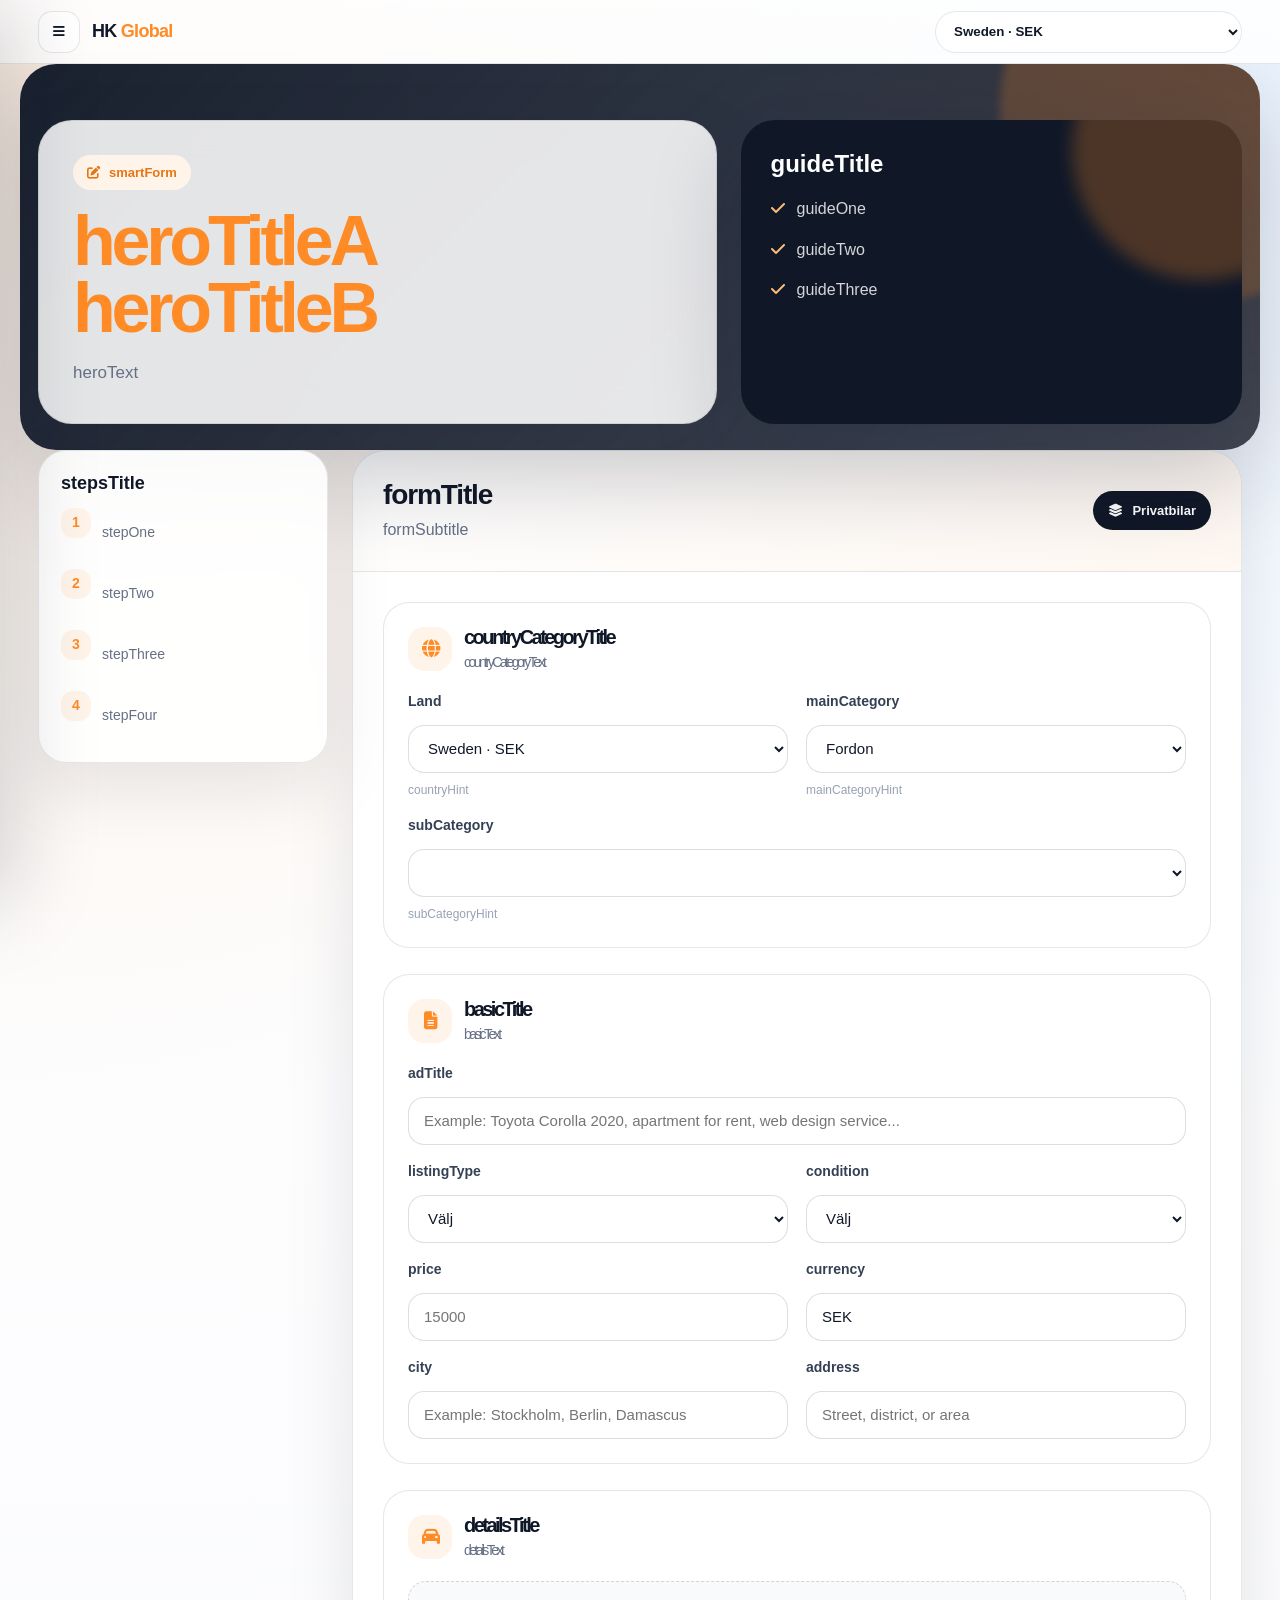
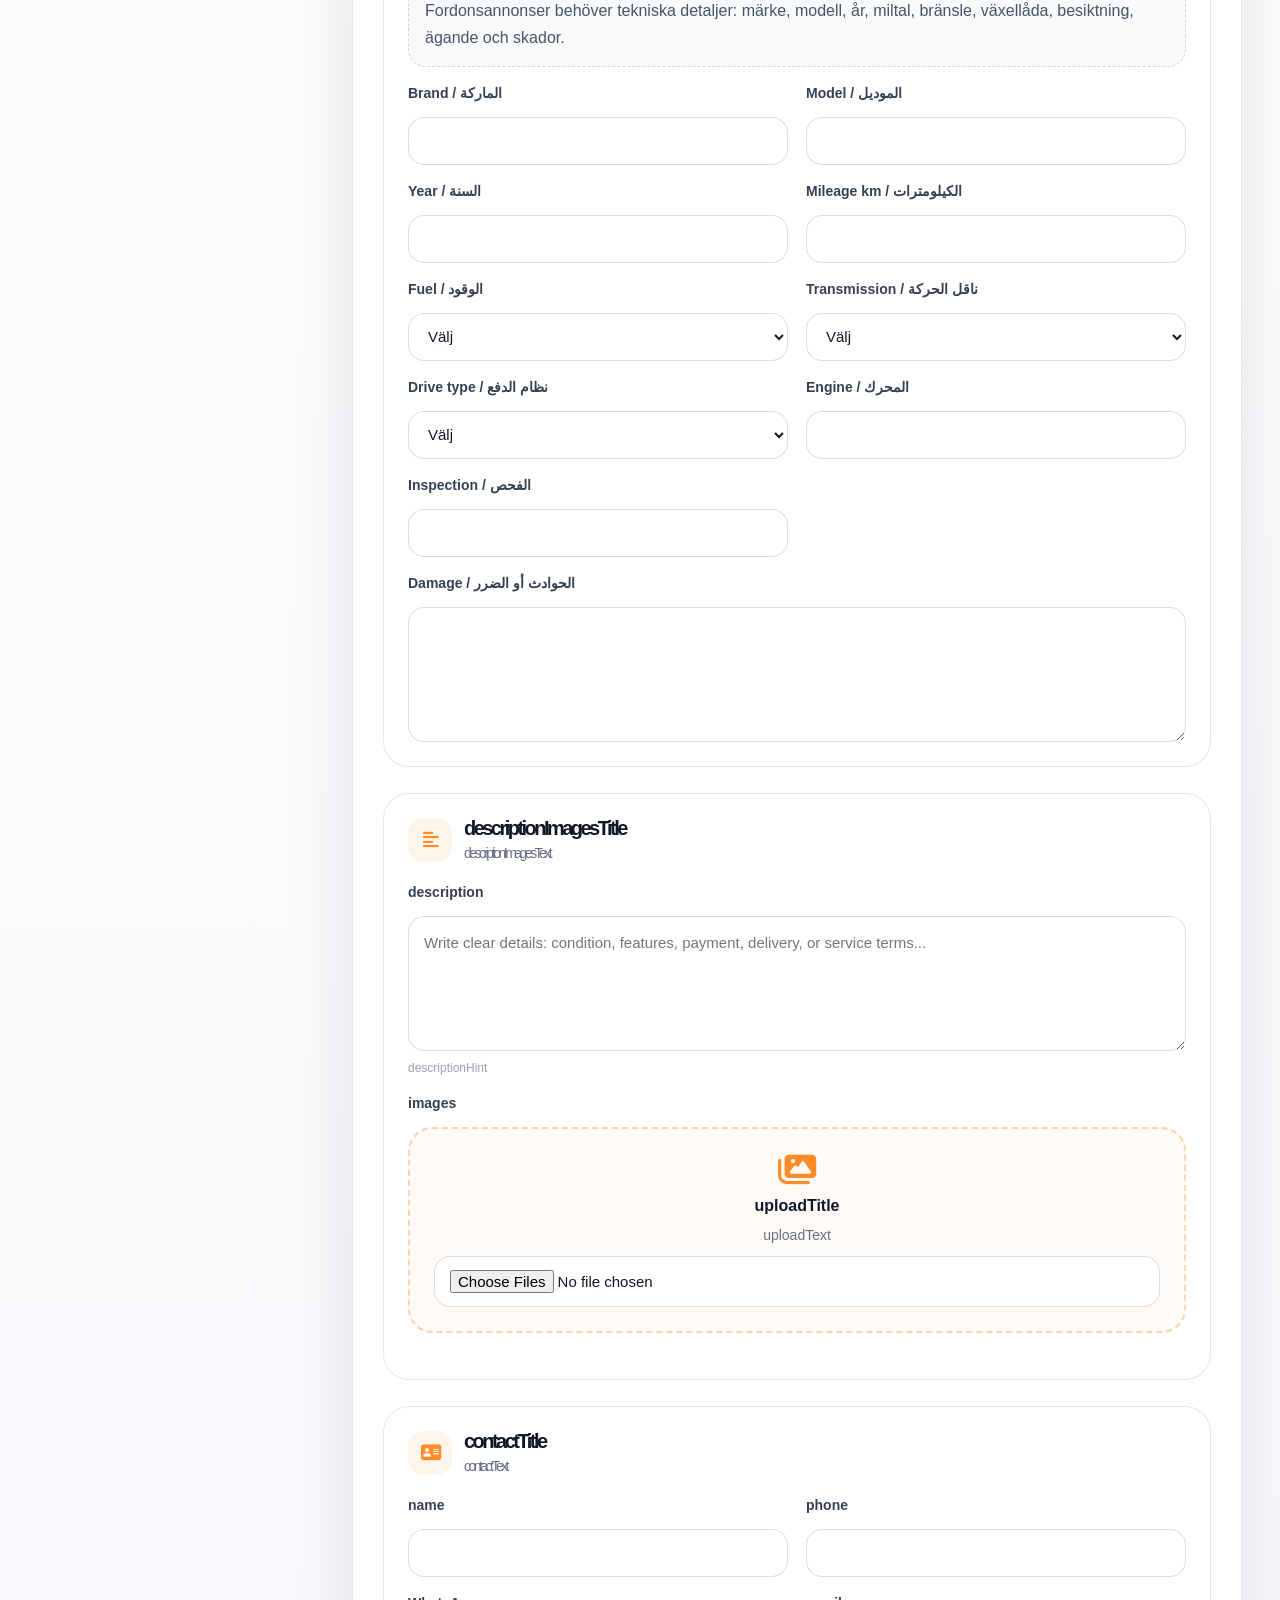
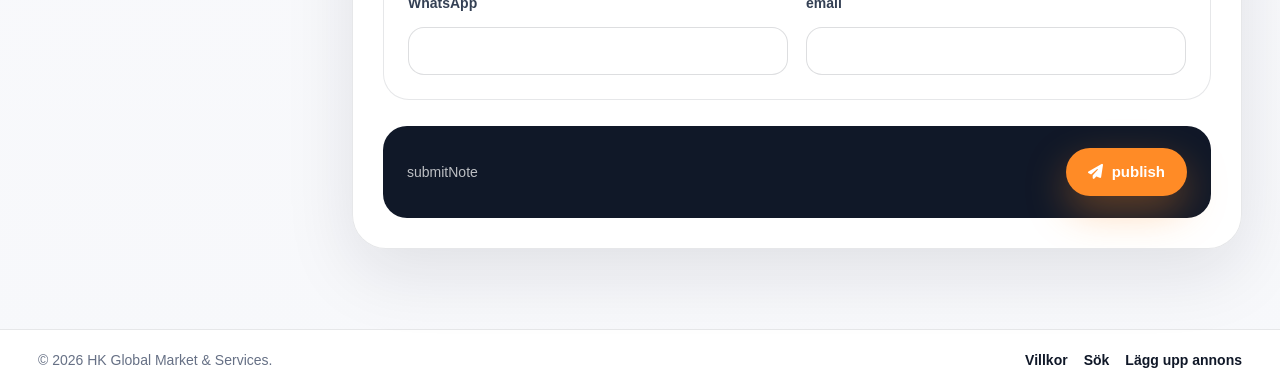
<file: sell.html>
<!DOCTYPE html>
<html lang="en" dir="ltr">
<head>
  <meta charset="UTF-8" />
  <meta name="viewport" content="width=device-width, initial-scale=1.0" />

  <title>Post Ad | HK Global Market & Services</title>
  <meta name="description" content="Post a smart multilingual ad by country and category." />

  <link rel="stylesheet" href="assets/css/style.css" />

  <link
    rel="stylesheet"
    href="https://cdnjs.cloudflare.com/ajax/libs/font-awesome/6.5.2/css/all.min.css"
  />

  <style>
    :root {
      --orange: #ff8b26;
      --orange-dark: #e87512;
      --dark: #101828;
      --text: #344054;
      --muted: #667085;
      --line: rgba(16, 24, 40, 0.1);
      --soft: #f8fafc;
      --white: #ffffff;
      --shadow: 0 24px 70px rgba(16, 24, 40, 0.1);
      --radius: 28px;
    }

    * {
      box-sizing: border-box;
    }

    body {
      margin: 0;
      font-family: Arial, Helvetica, sans-serif;
      background:
        radial-gradient(circle at top left, rgba(255, 139, 38, 0.12), transparent 30%),
        radial-gradient(circle at top right, rgba(46, 144, 250, 0.1), transparent 30%),
        linear-gradient(180deg, #ffffff 0%, #f7f8fb 100%);
      color: var(--dark);
    }

    body[dir="rtl"] {
      direction: rtl;
      text-align: right;
    }

    a {
      color: inherit;
      text-decoration: none;
    }

    .topbar {
      position: sticky;
      top: 0;
      z-index: 50;
      height: 64px;
      background: rgba(255, 255, 255, 0.86);
      backdrop-filter: blur(18px);
      border-bottom: 1px solid var(--line);
    }

    .topbar-inner {
      height: 100%;
      max-width: 1240px;
      margin: 0 auto;
      padding: 0 18px;
      display: flex;
      align-items: center;
      justify-content: space-between;
      gap: 14px;
    }

    .top-left,
    .top-right {
      display: flex;
      align-items: center;
      gap: 12px;
    }

    .menu-toggle,
    .sidebar-close {
      width: 42px;
      height: 42px;
      border-radius: 14px;
      border: 1px solid var(--line);
      background: #fff;
      cursor: pointer;
      display: grid;
      place-items: center;
      color: var(--dark);
    }

    .brand {
      font-size: 18px;
      font-weight: 900;
      letter-spacing: -0.04em;
      white-space: nowrap;
    }

    .brand span {
      color: var(--orange);
    }

    .top-country {
      min-width: 220px;
      max-width: 320px;
      height: 42px;
      border-radius: 999px;
      border: 1px solid var(--line);
      padding: 0 14px;
      background: #fff;
      color: var(--dark);
      outline: none;
    }

    .sidebar-backdrop {
      position: fixed;
      inset: 0;
      background: rgba(16, 24, 40, 0.42);
      z-index: 80;
      opacity: 0;
      pointer-events: none;
      transition: 0.25s ease;
    }

    .sidebar-backdrop.open {
      opacity: 1;
      pointer-events: auto;
    }

    .sidebar {
      position: fixed;
      top: 0;
      bottom: 0;
      left: 0;
      width: 320px;
      background: #fff;
      z-index: 90;
      transform: translateX(-105%);
      transition: 0.25s ease;
      box-shadow: 30px 0 80px rgba(16, 24, 40, 0.18);
      display: flex;
      flex-direction: column;
    }

    body[dir="rtl"] .sidebar {
      left: auto;
      right: 0;
      transform: translateX(105%);
      box-shadow: -30px 0 80px rgba(16, 24, 40, 0.18);
    }

    .sidebar.open {
      transform: translateX(0);
    }

    .sidebar-header {
      padding: 20px;
      border-bottom: 1px solid var(--line);
      display: flex;
      align-items: center;
      justify-content: space-between;
    }

    .sidebar-title {
      font-size: 20px;
      font-weight: 900;
    }

    .sidebar-title span {
      color: var(--orange);
    }

    .sidebar-nav {
      padding: 18px;
      display: grid;
      gap: 8px;
      overflow: auto;
    }

    .sidebar-link {
      display: flex;
      align-items: center;
      gap: 12px;
      padding: 13px 14px;
      border-radius: 16px;
      color: #344054;
      font-weight: 800;
    }

    .sidebar-link:hover,
    .sidebar-link.active {
      background: #fff4ea;
      color: var(--orange-dark);
    }

    .sidebar-divider {
      height: 1px;
      background: var(--line);
      margin: 8px 0;
    }

    .sidebar-footer {
      margin-top: auto;
      padding: 18px 20px;
      border-top: 1px solid var(--line);
      color: var(--muted);
      font-size: 13px;
    }

    .hero {
      max-width: 1240px;
      margin: 0 auto;
      padding: 56px 18px 26px;
      display: grid;
      grid-template-columns: minmax(0, 1.15fr) minmax(300px, 0.85fr);
      gap: 24px;
      align-items: stretch;
    }

    .hero-card {
      background: rgba(255, 255, 255, 0.88);
      border: 1px solid var(--line);
      box-shadow: var(--shadow);
      border-radius: 34px;
      padding: 34px;
      backdrop-filter: blur(18px);
    }

    .badge {
      display: inline-flex;
      align-items: center;
      gap: 9px;
      padding: 10px 14px;
      border-radius: 999px;
      background: #fff4ea;
      color: var(--orange-dark);
      font-size: 13px;
      font-weight: 900;
      margin-bottom: 18px;
    }

    .hero h1 {
      margin: 0 0 16px;
      font-size: clamp(34px, 6vw, 70px);
      line-height: 0.96;
      letter-spacing: -0.06em;
    }

    .hero h1 span {
      color: var(--orange);
    }

    .hero p {
      margin: 0;
      color: var(--muted);
      line-height: 1.8;
      font-size: 17px;
    }

    .guide-card {
      background: var(--dark);
      color: #fff;
      border-radius: 34px;
      padding: 30px;
      box-shadow: 0 30px 90px rgba(16, 24, 40, 0.22);
      position: relative;
      overflow: hidden;
    }

    .guide-card::before {
      content: "";
      position: absolute;
      width: 260px;
      height: 260px;
      border-radius: 50%;
      right: -90px;
      top: -100px;
      background: rgba(255, 139, 38, 0.25);
      filter: blur(8px);
    }

    .guide-card h2,
    .guide-card ul {
      position: relative;
    }

    .guide-card h2 {
      margin: 0 0 18px;
      font-size: 24px;
    }

    .guide-card ul {
      list-style: none;
      margin: 0;
      padding: 0;
      display: grid;
      gap: 15px;
    }

    .guide-card li {
      display: flex;
      gap: 12px;
      color: rgba(255, 255, 255, 0.82);
      line-height: 1.6;
    }

    .guide-card i {
      color: #ffbd7a;
      margin-top: 4px;
    }

    .page-layout {
      max-width: 1240px;
      margin: 0 auto;
      padding: 0 18px 80px;
      display: grid;
      grid-template-columns: 290px minmax(0, 1fr);
      gap: 24px;
      align-items: start;
    }

    .progress-card {
      position: sticky;
      top: 84px;
      background: rgba(255, 255, 255, 0.9);
      border: 1px solid var(--line);
      border-radius: var(--radius);
      padding: 22px;
      box-shadow: var(--shadow);
      backdrop-filter: blur(16px);
    }

    .progress-card h3 {
      margin: 0 0 14px;
      font-size: 18px;
    }

    .progress-list {
      display: grid;
      gap: 12px;
    }

    .progress-item {
      display: flex;
      gap: 11px;
      align-items: flex-start;
      color: var(--muted);
      line-height: 1.5;
      font-size: 14px;
    }

    .progress-item span {
      width: 30px;
      height: 30px;
      border-radius: 12px;
      background: #fff4ea;
      color: var(--orange);
      display: grid;
      place-items: center;
      font-weight: 900;
      flex: 0 0 auto;
    }

    .form-shell {
      background: rgba(255, 255, 255, 0.94);
      border: 1px solid var(--line);
      border-radius: 34px;
      box-shadow: var(--shadow);
      overflow: hidden;
    }

    .form-header {
      padding: 28px 30px;
      border-bottom: 1px solid var(--line);
      background: linear-gradient(135deg, #fff, #fff8f2);
      display: flex;
      align-items: center;
      justify-content: space-between;
      gap: 18px;
    }

    .form-header h2 {
      margin: 0 0 6px;
      font-size: 28px;
      letter-spacing: -0.04em;
    }

    .form-header p {
      margin: 0;
      color: var(--muted);
      line-height: 1.6;
    }

    .selected-pill {
      display: inline-flex;
      align-items: center;
      gap: 9px;
      padding: 12px 15px;
      border-radius: 999px;
      background: var(--dark);
      color: #fff;
      font-size: 13px;
      font-weight: 900;
      white-space: nowrap;
    }

    .sell-form {
      padding: 30px;
      display: grid;
      gap: 26px;
    }

    .form-section {
      border: 1px solid var(--line);
      border-radius: 26px;
      padding: 24px;
      background: #fff;
    }

    .section-title {
      display: flex;
      align-items: flex-start;
      gap: 12px;
      margin-bottom: 20px;
    }

    .section-title i {
      width: 44px;
      height: 44px;
      border-radius: 16px;
      background: #fff4ea;
      color: var(--orange);
      display: grid;
      place-items: center;
      font-size: 18px;
      flex: 0 0 auto;
    }

    .section-title h3 {
      margin: 0;
      font-size: 20px;
    }

    .section-title p {
      margin: 5px 0 0;
      color: var(--muted);
      line-height: 1.5;
      font-size: 14px;
    }

    .form-grid {
      display: grid;
      grid-template-columns: repeat(2, minmax(0, 1fr));
      gap: 18px;
    }

    .form-grid.three {
      grid-template-columns: repeat(3, minmax(0, 1fr));
    }

    .field {
      display: grid;
      gap: 8px;
    }

    .field.full {
      grid-column: 1 / -1;
    }

    .field label {
      font-size: 14px;
      font-weight: 900;
      color: #344054;
    }

    .field input,
    .field select,
    .field textarea {
      width: 100%;
      min-height: 48px;
      border: 1px solid rgba(16, 24, 40, 0.14);
      border-radius: 16px;
      padding: 13px 15px;
      background: #fff;
      color: var(--dark);
      outline: none;
      font-size: 15px;
    }

    .field textarea {
      min-height: 135px;
      resize: vertical;
      line-height: 1.7;
    }

    .field input:focus,
    .field select:focus,
    .field textarea:focus {
      border-color: var(--orange);
      box-shadow: 0 0 0 4px rgba(255, 139, 38, 0.12);
    }

    .hint {
      color: #98a2b3;
      font-size: 12px;
      line-height: 1.5;
    }

    .dynamic-note {
      padding: 15px 16px;
      border-radius: 18px;
      background: #f8fafc;
      border: 1px dashed rgba(16, 24, 40, 0.16);
      color: #475467;
      line-height: 1.7;
      margin-bottom: 18px;
    }

    .media-box {
      border: 2px dashed rgba(255, 139, 38, 0.35);
      background: #fffaf5;
      border-radius: 24px;
      padding: 24px;
      display: grid;
      gap: 10px;
      text-align: center;
    }

    .media-box i {
      font-size: 34px;
      color: var(--orange);
    }

    .media-box strong {
      color: var(--dark);
    }

    .media-box p {
      color: var(--muted);
      margin: 0;
      font-size: 14px;
      line-height: 1.5;
    }

    .preview-grid {
      margin-top: 14px;
      display: grid;
      grid-template-columns: repeat(5, 1fr);
      gap: 10px;
    }

    .preview-grid img {
      width: 100%;
      aspect-ratio: 1 / 1;
      object-fit: cover;
      border-radius: 16px;
      border: 1px solid var(--line);
    }

    .form-message {
      display: none;
      padding: 14px 16px;
      border-radius: 16px;
      font-weight: 900;
      line-height: 1.5;
    }

    .form-message.success,
    .form-message.error {
      display: block;
    }

    .form-message.success {
      background: #ecfdf3;
      color: #027a48;
      border: 1px solid #abefc6;
    }

    .form-message.error {
      background: #fef3f2;
      color: #b42318;
      border: 1px solid #fecdca;
    }

    .submit-bar {
      background: var(--dark);
      color: #fff;
      border-radius: 24px;
      padding: 22px 24px;
      display: flex;
      align-items: center;
      justify-content: space-between;
      gap: 16px;
    }

    .submit-bar p {
      margin: 0;
      color: rgba(255, 255, 255, 0.72);
      line-height: 1.6;
      font-size: 14px;
    }

    .submit-btn {
      border: 0;
      border-radius: 999px;
      background: var(--orange);
      color: #fff;
      min-height: 48px;
      padding: 0 22px;
      display: inline-flex;
      align-items: center;
      gap: 9px;
      font-weight: 900;
      cursor: pointer;
      box-shadow: 0 16px 40px rgba(255, 139, 38, 0.35);
      white-space: nowrap;
    }

    .footer {
      border-top: 1px solid var(--line);
      background: #fff;
      color: var(--muted);
    }

    .footer-inner {
      max-width: 1240px;
      margin: 0 auto;
      padding: 22px 18px;
      display: flex;
      justify-content: space-between;
      gap: 14px;
      flex-wrap: wrap;
      font-size: 14px;
    }

    .footer-links {
      display: flex;
      gap: 16px;
      font-weight: 800;
      color: var(--dark);
    }

    body.menu-open {
      overflow: hidden;
    }

    @media (max-width: 920px) {
      .hero,
      .page-layout {
        grid-template-columns: 1fr;
      }

      .progress-card {
        position: static;
      }

      .form-header,
      .submit-bar {
        flex-direction: column;
        align-items: flex-start;
      }

      .form-grid,
      .form-grid.three {
        grid-template-columns: 1fr;
      }
    }

    @media (max-width: 560px) {
      .top-country {
        min-width: 150px;
        max-width: 180px;
        font-size: 12px;
      }

      .brand {
        font-size: 15px;
      }

      .hero {
        padding-top: 34px;
      }

      .hero-card,
      .guide-card,
      .sell-form,
      .form-header {
        padding: 20px;
      }

      .form-section {
        padding: 18px;
      }

      .preview-grid {
        grid-template-columns: repeat(3, 1fr);
      }
    }
  </style>
</head>

<body>
  <header class="topbar">
    <div class="topbar-inner">
      <div class="top-left">
        <button class="menu-toggle" id="menuToggle" type="button" aria-label="Open menu">
          <i class="fa-solid fa-bars"></i>
        </button>

        <a class="brand" href="index.html">HK <span>Global</span></a>
      </div>

      <div class="top-right">
        <select class="top-country" id="countrySelect" aria-label="Choose country"></select>
      </div>
    </div>
  </header>

  <div class="sidebar-backdrop" id="sidebarBackdrop"></div>

  <aside class="sidebar" id="sidebar">
    <div class="sidebar-header">
      <div class="sidebar-title">HK <span>Global</span></div>

      <button class="sidebar-close" id="sidebarClose" type="button" aria-label="Close menu">
        <i class="fa-solid fa-xmark"></i>
      </button>
    </div>

    <nav class="sidebar-nav">
      <a class="sidebar-link" href="index.html">
        <i class="fa-solid fa-house"></i>
        <span data-i18n="home">Home</span>
      </a>

      <a class="sidebar-link" href="search.html">
        <i class="fa-solid fa-magnifying-glass"></i>
        <span data-i18n="search">Search</span>
      </a>

      <a class="sidebar-link active" href="sell.html">
        <i class="fa-solid fa-circle-plus"></i>
        <span data-i18n="postAd">Post ad</span>
      </a>

      <a class="sidebar-link" href="account.html">
        <i class="fa-solid fa-user"></i>
        <span data-i18n="account">My account</span>
      </a>

      <a class="sidebar-link" href="favorites.html">
        <i class="fa-solid fa-heart"></i>
        <span data-i18n="favorites">Favorites</span>
      </a>

      <a class="sidebar-link" href="messages.html">
        <i class="fa-solid fa-envelope"></i>
        <span data-i18n="messages">Messages</span>
      </a>

      <a class="sidebar-link" href="dashboard.html">
        <i class="fa-solid fa-chart-line"></i>
        <span data-i18n="dashboard">Dashboard</span>
      </a>

      <div class="sidebar-divider"></div>

      <a class="sidebar-link" href="terms.html">
        <i class="fa-solid fa-shield-halved"></i>
        <span data-i18n="terms">Terms</span>
      </a>

      <a class="sidebar-link" href="login.html">
        <i class="fa-solid fa-right-to-bracket"></i>
        <span data-i18n="login">Login</span>
      </a>

      <a class="sidebar-link" href="register.html">
        <i class="fa-solid fa-user-plus"></i>
        <span data-i18n="register">Create account</span>
      </a>
    </nav>

    <div class="sidebar-footer">HK Global Market & Services · 2026</div>
  </aside>

  <main>
    <section class="hero">
      <div class="hero-card">
        <div class="badge">
          <i class="fa-solid fa-pen-to-square"></i>
          <span data-i18n="smartForm">Smart multilingual publishing</span>
        </div>

        <h1>
          <span data-i18n="heroTitleA">Post the right ad</span>
          <span data-i18n="heroTitleB">for every category</span>
        </h1>

        <p data-i18n="heroText">
          Select a country, main category, and subcategory. The page will change language and show accurate fields for vehicles, properties, products, businesses, education, digital services, and personal services.
        </p>
      </div>

      <div class="guide-card">
        <h2 data-i18n="guideTitle">Professional ad structure</h2>

        <ul>
          <li>
            <i class="fa-solid fa-check"></i>
            <span data-i18n="guideOne">Vehicle ads include brand, model, year, mileage, fuel, transmission, inspection, and damage status.</span>
          </li>

          <li>
            <i class="fa-solid fa-check"></i>
            <span data-i18n="guideTwo">Property ads include rent or sale type, area, rooms, floor, furniture, deposit, and availability.</span>
          </li>

          <li>
            <i class="fa-solid fa-check"></i>
            <span data-i18n="guideThree">Service ads include location, delivery method, experience, price model, availability, and guarantee.</span>
          </li>
        </ul>
      </div>
    </section>

    <section class="page-layout">
      <aside class="progress-card">
        <h3 data-i18n="stepsTitle">Publishing steps</h3>

        <div class="progress-list">
          <div class="progress-item">
            <span>1</span>
            <p data-i18n="stepOne">Choose country and language.</p>
          </div>

          <div class="progress-item">
            <span>2</span>
            <p data-i18n="stepTwo">Choose main category and subcategory.</p>
          </div>

          <div class="progress-item">
            <span>3</span>
            <p data-i18n="stepThree">Fill details suitable for this ad type.</p>
          </div>

          <div class="progress-item">
            <span>4</span>
            <p data-i18n="stepFour">Publish and appear in search results.</p>
          </div>
        </div>
      </aside>

      <div class="form-shell">
        <div class="form-header">
          <div>
            <h2 data-i18n="formTitle">Ad information</h2>
            <p data-i18n="formSubtitle">The form changes automatically based on the selected ad type.</p>
          </div>

          <div class="selected-pill">
            <i class="fa-solid fa-layer-group"></i>
            <span id="selectedCategoryText">Category</span>
          </div>
        </div>

        <form class="sell-form" id="sellForm" data-sell-form>
          <div id="formMessage" class="form-message" data-form-message></div>

          <section class="form-section">
            <div class="section-title">
              <i class="fa-solid fa-globe"></i>
              <div>
                <h3 data-i18n="countryCategoryTitle">Country and category</h3>
                <p data-i18n="countryCategoryText">These choices control language, market, and the correct details.</p>
              </div>
            </div>

            <div class="form-grid">
              <div class="field">
                <label for="sellCountry" data-i18n="country">Country</label>
                <select id="sellCountry" name="countryCode" data-country-select required></select>
                <span class="hint" data-i18n="countryHint">The ad will appear in this country.</span>
              </div>

              <div class="field">
                <label for="mainGroupSelect" data-i18n="mainCategory">Main category</label>
                <select id="mainGroupSelect" required></select>
                <span class="hint" data-i18n="mainCategoryHint">Example: vehicles, real estate, services.</span>
              </div>

              <div class="field full">
                <label for="categorySelect" data-i18n="subCategory">Subcategory</label>
                <select id="categorySelect" name="categoryId" data-category-select required></select>
                <span class="hint" data-i18n="subCategoryHint">The details below depend on this choice.</span>
              </div>
            </div>
          </section>

          <section class="form-section">
            <div class="section-title">
              <i class="fa-solid fa-file-lines"></i>
              <div>
                <h3 data-i18n="basicTitle">Basic ad details</h3>
                <p data-i18n="basicText">This information appears in the search page and listing cards.</p>
              </div>
            </div>

            <div class="form-grid">
              <div class="field full">
                <label for="title" data-i18n="adTitle">Ad title</label>
                <input id="title" name="title" type="text" required />
              </div>

              <div class="field">
                <label for="listingType" data-i18n="listingType">Listing type</label>
                <select id="listingType" name="listingType" required></select>
              </div>

              <div class="field">
                <label for="condition" data-i18n="condition">Condition / status</label>
                <select id="condition" name="condition"></select>
              </div>

              <div class="field">
                <label for="price" data-i18n="price">Price</label>
                <input id="price" name="price" type="number" min="0" step="1" />
              </div>

              <div class="field">
                <label for="currency" data-i18n="currency">Currency</label>
                <input id="currency" name="currency" type="text" />
              </div>

              <div class="field">
                <label for="city" data-i18n="city">City</label>
                <input id="city" name="city" type="text" required />
              </div>

              <div class="field">
                <label for="address" data-i18n="address">Address / area</label>
                <input id="address" name="address" type="text" />
              </div>
            </div>
          </section>

          <section class="form-section">
            <div class="section-title">
              <i id="categoryIcon" class="fa-solid fa-layer-group"></i>
              <div>
                <h3 data-i18n="detailsTitle">Detailed information</h3>
                <p data-i18n="detailsText">These fields are different for every ad type.</p>
              </div>
            </div>

            <div class="dynamic-note" id="dynamicNote"></div>
            <div class="form-grid" id="dynamicFields"></div>
          </section>

          <section class="form-section">
            <div class="section-title">
              <i class="fa-solid fa-align-left"></i>
              <div>
                <h3 data-i18n="descriptionImagesTitle">Description and images</h3>
                <p data-i18n="descriptionImagesText">Add clear details and photos. The first photo becomes the main image.</p>
              </div>
            </div>

            <div class="form-grid">
              <div class="field full">
                <label for="visibleDescription" data-i18n="description">Description</label>
                <textarea id="visibleDescription" required></textarea>
                <span class="hint" data-i18n="descriptionHint">Write important details, notes, payment method, delivery, or service conditions.</span>
              </div>

              <textarea id="description" name="description" hidden></textarea>

              <div class="field full">
                <label for="images" data-i18n="images">Images</label>

                <div class="media-box">
                  <i class="fa-solid fa-images"></i>
                  <strong data-i18n="uploadTitle">Upload up to 5 images</strong>
                  <p data-i18n="uploadText">Use clear photos. First image will be used as the main image.</p>
                  <input id="images" name="images" type="file" accept="image/*" multiple />
                </div>

                <div class="preview-grid" id="imagePreview"></div>
              </div>
            </div>
          </section>

          <section class="form-section">
            <div class="section-title">
              <i class="fa-solid fa-address-card"></i>
              <div>
                <h3 data-i18n="contactTitle">Seller or provider contact</h3>
                <p data-i18n="contactText">At least one contact method is required.</p>
              </div>
            </div>

            <div class="form-grid">
              <div class="field">
                <label for="sellerName" data-i18n="name">Name</label>
                <input id="sellerName" name="sellerName" type="text" />
              </div>

              <div class="field">
                <label for="phone" data-i18n="phone">Phone</label>
                <input id="phone" name="phone" type="tel" />
              </div>

              <div class="field">
                <label for="whatsapp">WhatsApp</label>
                <input id="whatsapp" name="whatsapp" type="tel" />
              </div>

              <div class="field">
                <label for="email" data-i18n="email">Email</label>
                <input id="email" name="email" type="email" />
              </div>
            </div>
          </section>

          <div class="submit-bar">
            <p data-i18n="submitNote">Check country, category, price, details, photos, and contact before publishing.</p>

            <button class="submit-btn" type="submit">
              <i class="fa-solid fa-paper-plane"></i>
              <span data-i18n="publish">Publish ad</span>
            </button>
          </div>
        </form>
      </div>
    </section>
  </main>

  <footer class="footer">
    <div class="footer-inner">
      <div>© 2026 HK Global Market & Services.</div>

      <div class="footer-links">
        <a href="terms.html" data-i18n="terms">Terms</a>
        <a href="search.html" data-i18n="search">Search</a>
        <a href="sell.html" data-i18n="postAd">Post ad</a>
      </div>
    </div>
  </footer>

  <script src="assets/js/countries.js"></script>
  <script src="assets/js/categories.js"></script>

  <script>
    (function () {
      "use strict";

      const STORAGE = {
        country: "amg_country_code",
        countryLabel: "amg_country_label",
        lang: "amg_country_lang",
        category: "amg_selected_category",
        categoryLabel: "amg_category_label"
      };

      const $ = (selector, scope = document) => scope.querySelector(selector);
      const $$ = (selector, scope = document) => Array.from(scope.querySelectorAll(selector));

      const DICT = {
        en: {
          home: "Home", search: "Search", postAd: "Post ad", account: "My account", favorites: "Favorites",
          messages: "Messages", dashboard: "Dashboard", terms: "Terms", login: "Login", register: "Create account",
          smartForm: "Smart multilingual publishing", heroTitleA: "Post the right ad", heroTitleB: "for every category",
          heroText: "Select a country, main category, and subcategory. The page will change language and show accurate fields for vehicles, properties, products, businesses, education, digital services, and personal services.",
          guideTitle: "Professional ad structure", guideOne: "Vehicle ads include brand, model, year, mileage, fuel, transmission, inspection, and damage status.",
          guideTwo: "Property ads include rent or sale type, area, rooms, floor, furniture, deposit, and availability.",
          guideThree: "Service ads include location, delivery method, experience, price model, availability, and guarantee.",
          stepsTitle: "Publishing steps", stepOne: "Choose country and language.", stepTwo: "Choose main category and subcategory.",
          stepThree: "Fill details suitable for this ad type.", stepFour: "Publish and appear in search results.",
          formTitle: "Ad information", formSubtitle: "The form changes automatically based on the selected ad type.",
          countryCategoryTitle: "Country and category", countryCategoryText: "These choices control language, market, and the correct details.",
          country: "Country", countryHint: "The ad will appear in this country.", mainCategory: "Main category",
          mainCategoryHint: "Example: vehicles, real estate, services.", subCategory: "Subcategory", subCategoryHint: "The details below depend on this choice.",
          basicTitle: "Basic ad details", basicText: "This information appears in the search page and listing cards.",
          adTitle: "Ad title", listingType: "Listing type", condition: "Condition / status", price: "Price",
          currency: "Currency", city: "City", address: "Address / area", detailsTitle: "Detailed information",
          detailsText: "These fields are different for every ad type.", descriptionImagesTitle: "Description and images",
          descriptionImagesText: "Add clear details and photos. The first photo becomes the main image.",
          description: "Description", descriptionHint: "Write important details, notes, payment method, delivery, or service conditions.",
          images: "Images", uploadTitle: "Upload up to 5 images", uploadText: "Use clear photos. First image will be used as the main image.",
          contactTitle: "Seller or provider contact", contactText: "At least one contact method is required.",
          name: "Name", phone: "Phone", email: "Email", submitNote: "Check country, category, price, details, photos, and contact before publishing.",
          publish: "Publish ad", select: "Select", saved: "Ad details prepared.", fillRequired: "Please complete the required fields.",
          groups_vehicles: "Vehicles", groups_realEstate: "Real estate", groups_electronics: "Electronics", groups_home: "Home items",
          groups_business: "Business", groups_services: "Services", groups_education: "Education", groups_digital: "Digital services",
          privateCars: "Private cars", rentalCars: "Rental cars", motorcycles: "Motorcycles", bicycles: "Bicycles",
          smallTrucks: "Small trucks", heavyTrucks: "Heavy trucks", vehicleParts: "Vehicle parts",
          propertySale: "Property for sale", propertyRent: "Property for rent", rooms: "Rooms", commercialProperty: "Commercial property",
          lands: "Land", farms: "Farms", phones: "Phones", computers: "Computers", tvAudio: "TV and audio", gaming: "Gaming",
          furniture: "Furniture", appliances: "Appliances", tools: "Home tools", garden: "Garden", shops: "Shops",
          restaurants: "Restaurants and cafés", businessSale: "Business for sale", businessEquipment: "Business equipment",
          vehicleService: "Vehicle service", homeMaintenance: "Home maintenance", companyMaintenance: "Company maintenance",
          deviceRepair: "Device repair", cleaning: "Cleaning", transport: "Transport and delivery", personalCare: "Personal care",
          eventServices: "Event services", privateLessons: "Private lessons", languageCourses: "Language courses",
          onlineCourses: "Online courses", webDesign: "Web design", programming: "Programming", graphicDesign: "Graphic design",
          marketing: "Digital marketing", translationWriting: "Translation and writing"
        },

        ar: {
          home: "الرئيسية", search: "البحث", postAd: "نشر إعلان", account: "حسابي", favorites: "المفضلة",
          messages: "الرسائل", dashboard: "لوحة التحكم", terms: "الشروط", login: "تسجيل الدخول", register: "إنشاء حساب",
          smartForm: "نشر ذكي متعدد اللغات", heroTitleA: "انشر الإعلان الصحيح", heroTitleB: "لكل فئة",
          heroText: "اختر الدولة والفئة الرئيسية والفرعية. ستتغير اللغة تلقائياً وتظهر حقول دقيقة للمركبات والعقارات والمنتجات والأعمال والتعليم والخدمات الرقمية والشخصية.",
          guideTitle: "هيكل إعلان احترافي", guideOne: "إعلانات المركبات تشمل الماركة والموديل والسنة والكيلومترات والوقود وناقل الحركة والفحص وحالة الضرر.",
          guideTwo: "إعلانات العقارات تشمل البيع أو الإيجار والمساحة والغرف والطابق والأثاث والتأمين وتاريخ التوفر.",
          guideThree: "إعلانات الخدمات تشمل مكان الخدمة وطريقة التنفيذ والخبرة ونظام السعر والتوفر والضمان.",
          stepsTitle: "خطوات النشر", stepOne: "اختر الدولة واللغة.", stepTwo: "اختر الفئة الرئيسية والفرعية.",
          stepThree: "املأ التفاصيل المناسبة لنوع الإعلان.", stepFour: "انشر الإعلان ليظهر في نتائج البحث.",
          formTitle: "معلومات الإعلان", formSubtitle: "النموذج يتغير تلقائياً حسب نوع الإعلان.",
          countryCategoryTitle: "الدولة والفئة", countryCategoryText: "هذه الاختيارات تتحكم باللغة والسوق والتفاصيل المطلوبة.",
          country: "الدولة", countryHint: "سيظهر الإعلان في سوق هذه الدولة.", mainCategory: "الفئة الرئيسية",
          mainCategoryHint: "مثال: مركبات، عقارات، خدمات.", subCategory: "الفئة الفرعية", subCategoryHint: "التفاصيل بالأسفل تعتمد على هذا الاختيار.",
          basicTitle: "التفاصيل الأساسية", basicText: "هذه المعلومات تظهر في صفحة البحث وبطاقات الإعلانات.",
          adTitle: "عنوان الإعلان", listingType: "نوع الإعلان", condition: "الحالة", price: "السعر",
          currency: "العملة", city: "المدينة", address: "العنوان / المنطقة", detailsTitle: "المعلومات التفصيلية",
          detailsText: "هذه الحقول مختلفة حسب كل نوع إعلان.", descriptionImagesTitle: "الوصف والصور",
          descriptionImagesText: "أضف تفاصيل وصور واضحة. أول صورة ستكون الصورة الرئيسية.",
          description: "الوصف", descriptionHint: "اكتب التفاصيل المهمة، الملاحظات، الدفع، التوصيل، أو شروط الخدمة.",
          images: "الصور", uploadTitle: "ارفع حتى 5 صور", uploadText: "استخدم صوراً واضحة. أول صورة ستكون الصورة الرئيسية.",
          contactTitle: "بيانات البائع أو مقدم الخدمة", contactText: "يجب وضع طريقة تواصل واحدة على الأقل.",
          name: "الاسم", phone: "الهاتف", email: "البريد الإلكتروني", submitNote: "تأكد من الدولة والفئة والسعر والتفاصيل والصور وبيانات التواصل قبل النشر.",
          publish: "نشر الإعلان", select: "اختر", saved: "تم تجهيز تفاصيل الإعلان.", fillRequired: "يرجى إكمال الحقول المطلوبة.",
          groups_vehicles: "مركبات", groups_realEstate: "عقارات", groups_electronics: "إلكترونيات", groups_home: "أدوات منزلية",
          groups_business: "أعمال ومحلات", groups_services: "خدمات", groups_education: "تعليم", groups_digital: "خدمات رقمية",
          privateCars: "سيارات خاصة", rentalCars: "سيارات للإيجار", motorcycles: "دراجات نارية", bicycles: "دراجات هوائية",
          smallTrucks: "شاحنات صغيرة", heavyTrucks: "شاحنات كبيرة", vehicleParts: "قطع غيار مركبات",
          propertySale: "عقار للبيع", propertyRent: "عقار للإيجار", rooms: "غرف", commercialProperty: "عقار تجاري",
          lands: "أراضي", farms: "أراضٍ زراعية", phones: "هواتف", computers: "كمبيوترات", tvAudio: "تلفزيون وصوتيات", gaming: "ألعاب",
          furniture: "أثاث", appliances: "أجهزة منزلية", tools: "أدوات منزلية", garden: "حديقة", shops: "محلات",
          restaurants: "مطاعم ومقاهي", businessSale: "مشروع للبيع", businessEquipment: "معدات تجارية",
          vehicleService: "صيانة مركبات", homeMaintenance: "صيانة منازل", companyMaintenance: "صيانة شركات",
          deviceRepair: "إصلاح أجهزة", cleaning: "تنظيف", transport: "نقل وتوصيل", personalCare: "خدمات شخصية",
          eventServices: "خدمات مناسبات", privateLessons: "دروس خصوصية", languageCourses: "دورات لغات",
          onlineCourses: "دورات أونلاين", webDesign: "تصميم مواقع", programming: "برمجة", graphicDesign: "تصميم جرافيك",
          marketing: "تسويق رقمي", translationWriting: "ترجمة وكتابة"
        },

        sv: {
          home: "Hem", search: "Sök", postAd: "Lägg upp annons", account: "Mitt konto", favorites: "Favoriter",
          messages: "Meddelanden", dashboard: "Panel", terms: "Villkor", login: "Logga in", register: "Skapa konto",
          smartForm: "Smart flerspråkig annonsering", heroTitleA: "Publicera rätt annons", heroTitleB: "för varje kategori",
          heroText: "Välj land, huvudkategori och underkategori. Sidan byter språk och visar rätt fält för fordon, bostäder, produkter, företag, utbildning och tjänster.",
          guideTitle: "Professionell annonsstruktur", guideOne: "Fordonsannonser inkluderar märke, modell, år, miltal, bränsle, växellåda, besiktning och skador.",
          guideTwo: "Bostadsannonser inkluderar försäljning eller uthyrning, yta, rum, våning, möblering, deposition och tillgänglighet.",
          guideThree: "Tjänsteannonser inkluderar plats, metod, erfarenhet, prismodell, tillgänglighet och garanti.",
          stepsTitle: "Publiceringssteg", stepOne: "Välj land och språk.", stepTwo: "Välj huvudkategori och underkategori.",
          stepThree: "Fyll i detaljer för annonstypen.", stepFour: "Publicera och syns i sökresultat.",
          formTitle: "Annonsinformation", formSubtitle: "Formuläret ändras automatiskt efter annonstyp.",
          countryCategoryTitle: "Land och kategori", countryCategoryText: "Dessa val styr språk, marknad och rätt detaljer.",
          country: "Land", countryHint: "Annonsen visas i detta land.", mainCategory: "Huvudkategori",
          mainCategoryHint: "Exempel: fordon, bostäder, tjänster.", subCategory: "Underkategori", subCategoryHint: "Detaljerna nedan beror på detta val.",
          basicTitle: "Grundläggande detaljer", basicText: "Denna information visas i sökresultat och annonskort.",
          adTitle: "Annonstitel", listingType: "Annonstyp", condition: "Skick / status", price: "Pris",
          currency: "Valuta", city: "Stad", address: "Adress / område", detailsTitle: "Detaljerad information",
          detailsText: "Dessa fält är olika för varje annonstyp.", descriptionImagesTitle: "Beskrivning och bilder",
          descriptionImagesText: "Lägg till tydliga detaljer och bilder. Första bilden blir huvudbild.",
          description: "Beskrivning", descriptionHint: "Skriv viktiga detaljer, betalning, leverans eller villkor.",
          images: "Bilder", uploadTitle: "Ladda upp upp till 5 bilder", uploadText: "Använd tydliga bilder. Första bilden blir huvudbild.",
          contactTitle: "Säljare eller tjänsteleverantör", contactText: "Minst en kontaktmetod krävs.",
          name: "Namn", phone: "Telefon", email: "E-post", submitNote: "Kontrollera land, kategori, pris, detaljer, bilder och kontakt innan publicering.",
          publish: "Publicera annons", select: "Välj", saved: "Annonsdetaljer förberedda.", fillRequired: "Fyll i obligatoriska fält.",
          groups_vehicles: "Fordon", groups_realEstate: "Fastigheter", groups_electronics: "Elektronik", groups_home: "Hemartiklar",
          groups_business: "Företag", groups_services: "Tjänster", groups_education: "Utbildning", groups_digital: "Digitala tjänster",
          privateCars: "Personbilar", rentalCars: "Hyrbilar", motorcycles: "Motorcyklar", bicycles: "Cyklar",
          smallTrucks: "Små lastbilar", heavyTrucks: "Tunga lastbilar", vehicleParts: "Fordonsdelar",
          propertySale: "Bostad till salu", propertyRent: "Bostad att hyra", rooms: "Rum", commercialProperty: "Kommersiell fastighet",
          lands: "Mark", farms: "Jordbruksmark", phones: "Telefoner", computers: "Datorer", tvAudio: "TV och ljud", gaming: "Gaming",
          furniture: "Möbler", appliances: "Vitvaror", tools: "Hemverktyg", garden: "Trädgård", shops: "Butiker",
          restaurants: "Restauranger och caféer", businessSale: "Företag till salu", businessEquipment: "Företagsutrustning",
          vehicleService: "Fordonsservice", homeMaintenance: "Hemunderhåll", companyMaintenance: "Företagsunderhåll",
          deviceRepair: "Enhetsreparation", cleaning: "Städning", transport: "Transport och leverans", personalCare: "Personliga tjänster",
          eventServices: "Eventtjänster", privateLessons: "Privatlektioner", languageCourses: "Språkkurser",
          onlineCourses: "Onlinekurser", webDesign: "Webbdesign", programming: "Programmering", graphicDesign: "Grafisk design",
          marketing: "Digital marknadsföring", translationWriting: "Översättning och skrivande"
        },

        de: {},
        tr: {},
        fr: {},
        es: {},
        it: {},
        pt: {},
        nl: {}
      };

      DICT.de = DICT.en;
      DICT.tr = DICT.en;
      DICT.fr = DICT.en;
      DICT.es = DICT.en;
      DICT.it = DICT.en;
      DICT.pt = DICT.en;
      DICT.nl = DICT.en;

      const GROUPS = [
        { id: "vehicles", key: "groups_vehicles", icon: "fa-car" },
        { id: "realEstate", key: "groups_realEstate", icon: "fa-building" },
        { id: "electronics", key: "groups_electronics", icon: "fa-laptop" },
        { id: "home", key: "groups_home", icon: "fa-couch" },
        { id: "business", key: "groups_business", icon: "fa-store" },
        { id: "services", key: "groups_services", icon: "fa-screwdriver-wrench" },
        { id: "education", key: "groups_education", icon: "fa-graduation-cap" },
        { id: "digital", key: "groups_digital", icon: "fa-code" }
      ];

      const FALLBACK_CATEGORIES = [
        { id: "private-cars", group: "vehicles", key: "privateCars", icon: "fa-car" },
        { id: "rental-cars", group: "vehicles", key: "rentalCars", icon: "fa-key" },
        { id: "motorcycles", group: "vehicles", key: "motorcycles", icon: "fa-motorcycle" },
        { id: "bicycles", group: "vehicles", key: "bicycles", icon: "fa-bicycle" },
        { id: "small-trucks", group: "vehicles", key: "smallTrucks", icon: "fa-truck-pickup" },
        { id: "heavy-trucks", group: "vehicles", key: "heavyTrucks", icon: "fa-truck" },
        { id: "vehicle-parts", group: "vehicles", key: "vehicleParts", icon: "fa-gears" },

        { id: "property-sale", group: "realEstate", key: "propertySale", icon: "fa-house" },
        { id: "property-rent", group: "realEstate", key: "propertyRent", icon: "fa-building" },
        { id: "rooms", group: "realEstate", key: "rooms", icon: "fa-door-open" },
        { id: "commercial-property", group: "realEstate", key: "commercialProperty", icon: "fa-warehouse" },
        { id: "lands", group: "realEstate", key: "lands", icon: "fa-map" },
        { id: "farms", group: "realEstate", key: "farms", icon: "fa-tractor" },

        { id: "phones", group: "electronics", key: "phones", icon: "fa-mobile-screen" },
        { id: "computers", group: "electronics", key: "computers", icon: "fa-computer" },
        { id: "tv-audio", group: "electronics", key: "tvAudio", icon: "fa-tv" },
        { id: "gaming", group: "electronics", key: "gaming", icon: "fa-gamepad" },

        { id: "furniture", group: "home", key: "furniture", icon: "fa-couch" },
        { id: "appliances", group: "home", key: "appliances", icon: "fa-blender" },
        { id: "home-tools", group: "home", key: "tools", icon: "fa-screwdriver" },
        { id: "garden", group: "home", key: "garden", icon: "fa-seedling" },

        { id: "shops", group: "business", key: "shops", icon: "fa-store" },
        { id: "restaurants", group: "business", key: "restaurants", icon: "fa-utensils" },
        { id: "business-sale", group: "business", key: "businessSale", icon: "fa-handshake" },
        { id: "business-equipment", group: "business", key: "businessEquipment", icon: "fa-cash-register" },

        { id: "vehicle-service", group: "services", key: "vehicleService", icon: "fa-car-burst" },
        { id: "home-maintenance", group: "services", key: "homeMaintenance", icon: "fa-house-circle-check" },
        { id: "company-maintenance", group: "services", key: "companyMaintenance", icon: "fa-building-circle-check" },
        { id: "device-repair", group: "services", key: "deviceRepair", icon: "fa-screwdriver-wrench" },
        { id: "cleaning", group: "services", key: "cleaning", icon: "fa-broom" },
        { id: "transport", group: "services", key: "transport", icon: "fa-truck-fast" },
        { id: "personal-care", group: "services", key: "personalCare", icon: "fa-user-check" },
        { id: "event-services", group: "services", key: "eventServices", icon: "fa-calendar-check" },

        { id: "private-lessons", group: "education", key: "privateLessons", icon: "fa-chalkboard-user" },
        { id: "language-courses", group: "education", key: "languageCourses", icon: "fa-language" },
        { id: "online-courses", group: "education", key: "onlineCourses", icon: "fa-laptop-file" },

        { id: "web-design", group: "digital", key: "webDesign", icon: "fa-globe" },
        { id: "programming", group: "digital", key: "programming", icon: "fa-code" },
        { id: "graphic-design", group: "digital", key: "graphicDesign", icon: "fa-pen-nib" },
        { id: "marketing", group: "digital", key: "marketing", icon: "fa-bullhorn" },
        { id: "translation-writing", group: "digital", key: "translationWriting", icon: "fa-file-pen" }
      ];

      const FIELD_SETS = {
        vehicles: {
          note: {
            en: "Vehicle ads need precise technical details: brand, model, year, mileage, fuel, gearbox, inspection, ownership, and damage status.",
            ar: "إعلانات المركبات تحتاج تفاصيل دقيقة: الماركة، الموديل، السنة، الكيلومترات، الوقود، ناقل الحركة، الفحص، الملكية، وحالة الضرر.",
            sv: "Fordonsannonser behöver tekniska detaljer: märke, modell, år, miltal, bränsle, växellåda, besiktning, ägande och skador."
          },
          fields: [
            ["brand", "Brand / الماركة", "text"],
            ["model", "Model / الموديل", "text"],
            ["year", "Year / السنة", "number"],
            ["mileage", "Mileage km / الكيلومترات", "number"],
            ["fuel", "Fuel / الوقود", "select", ["Petrol", "Diesel", "Hybrid", "Electric", "Gas", "Other"]],
            ["transmission", "Transmission / ناقل الحركة", "select", ["Automatic", "Manual", "Semi-automatic"]],
            ["driveType", "Drive type / نظام الدفع", "select", ["Front-wheel drive", "Rear-wheel drive", "All-wheel drive", "4x4"]],
            ["engine", "Engine / المحرك", "text"],
            ["inspection", "Inspection / الفحص", "text"],
            ["damage", "Damage / الحوادث أو الضرر", "textarea"]
          ]
        },

        rentalCars: {
          note: {
            en: "Rental car ads need rental period, deposit, insurance, allowed kilometers, driver requirements, and pickup location.",
            ar: "إعلانات تأجير السيارات تحتاج مدة الإيجار، التأمين، العربون، الكيلومترات المسموحة، شروط السائق، ومكان الاستلام.",
            sv: "Hyrbilsannonser behöver hyresperiod, deposition, försäkring, kilometer, krav på förare och upphämtningsplats."
          },
          fields: [
            ["vehicleType", "Vehicle type / نوع السيارة", "text"],
            ["rentalPeriod", "Rental period / مدة الإيجار", "select", ["Hourly", "Daily", "Weekly", "Monthly", "Long-term"]],
            ["deposit", "Deposit / العربون", "text"],
            ["insurance", "Insurance / التأمين", "select", ["Included", "Not included", "Partial"]],
            ["includedKm", "Included km / الكيلومترات المسموحة", "text"],
            ["driverRequirements", "Driver requirements / شروط السائق", "textarea"]
          ]
        },

        motorcycles: {
          note: {
            en: "Motorcycle ads need brand, model, engine capacity, mileage, year, license category, and technical condition.",
            ar: "إعلانات الدراجات النارية تحتاج الماركة والموديل وسعة المحرك والكيلومترات والسنة وفئة الرخصة والحالة الفنية.",
            sv: "Motorcykelannonser behöver märke, modell, motorstorlek, miltal, år, körkortsklass och tekniskt skick."
          },
          fields: [
            ["brand", "Brand / الماركة", "text"],
            ["model", "Model / الموديل", "text"],
            ["year", "Year / السنة", "number"],
            ["mileage", "Mileage km / الكيلومترات", "number"],
            ["engineCapacity", "Engine capacity / سعة المحرك", "text"],
            ["licenseClass", "License class / فئة الرخصة", "text"],
            ["technicalStatus", "Technical status / الحالة الفنية", "textarea"]
          ]
        },

        bicycles: {
          note: {
            en: "Bicycle ads need type, frame size, wheel size, brakes, gears, and condition.",
            ar: "إعلانات الدراجات الهوائية تحتاج النوع، مقاس الهيكل، مقاس العجلات، الفرامل، السرعات، والحالة.",
            sv: "Cykelannonser behöver typ, ramstorlek, hjulstorlek, bromsar, växlar och skick."
          },
          fields: [
            ["bikeType", "Bicycle type / نوع الدراجة", "select", ["City", "Mountain", "Road", "Electric", "Kids", "Other"]],
            ["frameSize", "Frame size / مقاس الهيكل", "text"],
            ["wheelSize", "Wheel size / مقاس العجلات", "text"],
            ["gears", "Gears / السرعات", "text"],
            ["brakes", "Brakes / الفرامل", "text"],
            ["accessories", "Accessories / الملحقات", "textarea"]
          ]
        },

        trucks: {
          note: {
            en: "Truck ads need load capacity, body type, mileage, engine, inspection, and commercial use details.",
            ar: "إعلانات الشاحنات تحتاج الحمولة، نوع الصندوق، الكيلومترات، المحرك، الفحص، وتفاصيل الاستخدام التجاري.",
            sv: "Lastbilsannonser behöver lastkapacitet, karosstyp, miltal, motor, besiktning och användning."
          },
          fields: [
            ["truckType", "Truck type / نوع الشاحنة", "text"],
            ["loadCapacity", "Load capacity / الحمولة", "text"],
            ["bodyType", "Body type / نوع الصندوق", "text"],
            ["year", "Year / السنة", "number"],
            ["mileage", "Mileage km / الكيلومترات", "number"],
            ["inspection", "Inspection / الفحص", "text"],
            ["commercialNotes", "Commercial notes / ملاحظات تجارية", "textarea"]
          ]
        },

        vehicleParts: {
          note: {
            en: "Vehicle parts ads need compatible vehicle, part number, condition, original/aftermarket status, and installation possibility.",
            ar: "إعلانات قطع الغيار تحتاج المركبة المناسبة، رقم القطعة، الحالة، أصلية أو تجارية، وإمكانية التركيب.",
            sv: "Reservdelsannonser behöver kompatibelt fordon, artikelnummer, skick, original/eftermarknad och installation."
          },
          fields: [
            ["partName", "Part name / اسم القطعة", "text"],
            ["compatibleVehicle", "Compatible vehicle / المركبة المناسبة", "text"],
            ["partNumber", "Part number / رقم القطعة", "text"],
            ["partCondition", "Part condition / حالة القطعة", "select", ["New", "Used", "Refurbished"]],
            ["original", "Original or aftermarket / أصلية أو تجارية", "select", ["Original", "Aftermarket", "Unknown"]],
            ["installation", "Installation available / هل يوجد تركيب", "select", ["Yes", "No", "Ask seller"]]
          ]
        },

        realEstate: {
          note: {
            en: "Real estate ads need property type, sale/rent purpose, area, rooms, floor, furniture, deposit, heating, and availability.",
            ar: "إعلانات العقارات تحتاج نوع العقار، بيع أو إيجار، المساحة، الغرف، الطابق، الأثاث، التأمين، التدفئة، وتاريخ التوفر.",
            sv: "Fastighetsannonser behöver typ, försäljning/hyra, yta, rum, våning, möblering, deposition, uppvärmning och tillgänglighet."
          },
          fields: [
            ["propertyType", "Property type / نوع العقار", "select", ["Apartment", "House", "Room", "Villa", "Commercial", "Warehouse"]],
            ["purpose", "Purpose / الغرض", "select", ["For sale", "For rent", "Daily rent", "Investment"]],
            ["area", "Area m² / المساحة", "number"],
            ["rooms", "Rooms / عدد الغرف", "text"],
            ["bathrooms", "Bathrooms / الحمامات", "number"],
            ["floor", "Floor / الطابق", "text"],
            ["furnished", "Furnished / مفروش", "select", ["Yes", "No", "Partly"]],
            ["deposit", "Deposit / التأمين", "text"],
            ["heating", "Heating / التدفئة", "text"],
            ["availableFrom", "Available from / متاح من", "date"],
            ["nearby", "Nearby / الأماكن القريبة", "textarea"]
          ]
        },

        land: {
          note: {
            en: "Land and farm ads need area, legal status, road access, water, electricity, soil, crops, and usage type.",
            ar: "إعلانات الأراضي والمزارع تحتاج المساحة، الوضع القانوني، الطريق، الماء، الكهرباء، التربة، المزروعات، ونوع الاستخدام.",
            sv: "Markannonser behöver yta, juridisk status, väg, vatten, el, jord, grödor och användning."
          },
          fields: [
            ["landArea", "Land area / مساحة الأرض", "text"],
            ["landUse", "Usage type / نوع الاستخدام", "select", ["Agricultural", "Residential", "Commercial", "Industrial", "Investment"]],
            ["ownershipDocument", "Ownership document / وثيقة الملكية", "text"],
            ["roadAccess", "Road access / طريق", "select", ["Yes", "No", "Nearby"]],
            ["water", "Water / ماء", "select", ["Yes", "No", "Nearby"]],
            ["electricity", "Electricity / كهرباء", "select", ["Yes", "No", "Nearby"]],
            ["soilOrCrop", "Soil or crops / التربة أو المزروعات", "textarea"]
          ]
        },

        electronics: {
          note: {
            en: "Electronics ads need brand, model, storage, warranty, battery or technical condition, accessories, and invoice status.",
            ar: "إعلانات الإلكترونيات تحتاج الماركة، الموديل، التخزين، الضمان، البطارية أو الحالة الفنية، الملحقات، والفاتورة.",
            sv: "Elektronikannonser behöver märke, modell, lagring, garanti, batteri/tekniskt skick, tillbehör och kvitto."
          },
          fields: [
            ["brand", "Brand / الماركة", "text"],
            ["model", "Model / الموديل", "text"],
            ["storage", "Storage / التخزين", "text"],
            ["warranty", "Warranty / الضمان", "text"],
            ["battery", "Battery or technical condition / البطارية أو الحالة الفنية", "text"],
            ["invoice", "Invoice / الفاتورة", "select", ["Available", "Not available"]],
            ["accessories", "Accessories / الملحقات", "textarea"]
          ]
        },

        home: {
          note: {
            en: "Home item ads need item type, brand, dimensions, material, color, delivery, and assembly details.",
            ar: "إعلانات الأدوات المنزلية تحتاج نوع الغرض، الماركة، المقاسات، المادة، اللون، التوصيل، والتركيب.",
            sv: "Hemartiklar behöver typ, märke, mått, material, färg, leverans och montering."
          },
          fields: [
            ["itemType", "Item type / نوع الغرض", "text"],
            ["brand", "Brand / الماركة", "text"],
            ["dimensions", "Dimensions / المقاسات", "text"],
            ["material", "Material / المادة", "text"],
            ["color", "Color / اللون", "text"],
            ["delivery", "Delivery / التوصيل", "select", ["Yes", "No", "Buyer collects", "Extra fee"]],
            ["assembly", "Assembly / التركيب", "select", ["Assembled", "Can be disassembled", "Needs assembly"]]
          ]
        },

        business: {
          note: {
            en: "Business ads need business type, location, size, equipment, rent, license, employees, and reason for sale or offer.",
            ar: "إعلانات الأعمال والمحلات تحتاج نوع العمل، الموقع، المساحة، المعدات، الإيجار، الترخيص، الموظفين، وسبب البيع أو العرض.",
            sv: "Företagsannonser behöver typ, plats, storlek, utrustning, hyra, licens, anställda och orsak."
          },
          fields: [
            ["businessType", "Business type / نوع العمل", "text"],
            ["businessSize", "Size / المساحة", "text"],
            ["monthlyRent", "Monthly rent / الإيجار الشهري", "text"],
            ["equipmentIncluded", "Equipment included / المعدات", "select", ["Yes", "No", "Partly"]],
            ["employees", "Employees / الموظفون", "text"],
            ["license", "License / الترخيص", "text"],
            ["reason", "Reason / السبب", "textarea"]
          ]
        },

        services: {
          note: {
            en: "Service ads need service type, location, work method, price model, experience, availability, guarantee, and included work.",
            ar: "إعلانات الخدمات تحتاج نوع الخدمة، المكان، طريقة التنفيذ، نظام السعر، الخبرة، التوفر، الضمان، وما يشمله العمل.",
            sv: "Tjänster behöver typ, plats, metod, prismodell, erfarenhet, tillgänglighet, garanti och vad som ingår."
          },
          fields: [
            ["serviceType", "Service type / نوع الخدمة", "text"],
            ["serviceMethod", "Service method / طريقة الخدمة", "select", ["Customer location", "Provider location", "Online", "Both"]],
            ["serviceArea", "Service area / منطقة الخدمة", "text"],
            ["priceModel", "Price model / نظام السعر", "select", ["Fixed", "Hourly", "Daily", "Monthly", "Per project", "After inspection"]],
            ["experience", "Experience / الخبرة", "text"],
            ["availability", "Availability / التوفر", "text"],
            ["guarantee", "Guarantee / الضمان", "text"],
            ["included", "Included work / ما يشمله العمل", "textarea"]
          ]
        },

        education: {
          note: {
            en: "Education ads need subject, level, teaching method, duration, language, certificate, and schedule.",
            ar: "إعلانات التعليم تحتاج المادة، المستوى، طريقة التدريس، مدة الدرس، اللغة، الشهادة، والجدول.",
            sv: "Utbildningsannonser behöver ämne, nivå, metod, längd, språk, certifikat och schema."
          },
          fields: [
            ["subject", "Subject / المادة", "text"],
            ["level", "Level / المستوى", "select", ["Beginner", "Intermediate", "Advanced", "School", "University", "Professional"]],
            ["teachingMethod", "Teaching method / طريقة التدريس", "select", ["Online", "In person", "Both"]],
            ["lessonDuration", "Lesson duration / مدة الدرس", "text"],
            ["language", "Language / اللغة", "text"],
            ["certificate", "Certificate / شهادة", "select", ["Yes", "No"]],
            ["schedule", "Schedule / الجدول", "textarea"]
          ]
        },

        digital: {
          note: {
            en: "Digital service ads need service type, delivery time, tools, revisions, portfolio, and customer requirements.",
            ar: "إعلانات الخدمات الرقمية تحتاج نوع الخدمة، مدة التسليم، الأدوات، التعديلات، معرض الأعمال، ومتطلبات العميل.",
            sv: "Digitala tjänster behöver typ, leveranstid, verktyg, revisioner, portfolio och kundkrav."
          },
          fields: [
            ["digitalType", "Digital service type / نوع الخدمة الرقمية", "text"],
            ["deliveryTime", "Delivery time / مدة التسليم", "text"],
            ["tools", "Tools / الأدوات", "text"],
            ["revisions", "Revisions / التعديلات", "text"],
            ["portfolio", "Portfolio link / رابط الأعمال", "url"],
            ["requirements", "Customer requirements / متطلبات العميل", "textarea"]
          ]
        }
      };

      const FIELD_MAP = {
        "private-cars": "vehicles",
        "cars": "vehicles",
        "rental-cars": "rentalCars",
        "motorcycles": "motorcycles",
        "bicycles": "bicycles",
        "small-trucks": "trucks",
        "heavy-trucks": "trucks",
        "vehicle-parts": "vehicleParts",
        "property-sale": "realEstate",
        "property-rent": "realEstate",
        "rooms": "realEstate",
        "commercial-property": "realEstate",
        "lands": "land",
        "farms": "land",
        "phones": "electronics",
        "computers": "electronics",
        "tv-audio": "electronics",
        "gaming": "electronics",
        "furniture": "home",
        "appliances": "home",
        "home-tools": "home",
        "garden": "home",
        "shops": "business",
        "restaurants": "business",
        "business-sale": "business",
        "business-equipment": "business",
        "vehicle-service": "services",
        "home-maintenance": "services",
        "company-maintenance": "services",
        "device-repair": "services",
        "cleaning": "services",
        "transport": "services",
        "personal-care": "services",
        "event-services": "services",
        "private-lessons": "education",
        "language-courses": "education",
        "online-courses": "education",
        "web-design": "digital",
        "programming": "digital",
        "graphic-design": "digital",
        "marketing": "digital",
        "translation-writing": "digital"
      };

      const GROUP_FIELD_MAP = {
        vehicles: "vehicles",
        realEstate: "realEstate",
        electronics: "electronics",
        home: "home",
        business: "business",
        services: "services",
        education: "education",
        digital: "digital"
      };

      const LISTING_TYPES = {
        default: ["For sale", "For rent", "Wanted", "Exchange", "Service offer"],
        vehicles: ["Vehicle for sale", "Vehicle for rent", "Leasing", "Wanted vehicle", "Parts / accessories"],
        realEstate: ["Property for sale", "Property for rent", "Daily rent", "Wanted property"],
        services: ["I provide this service", "I need this service", "Consultation", "Contract work"],
        digital: ["Digital service", "Project work", "Consultation", "Subscription"],
        education: ["Course offer", "Private lesson", "Online lesson", "Looking for teacher"],
        business: ["Business for sale", "Partnership", "Equipment for sale", "Commercial rent"]
      };

      const CONDITIONS = {
        default: ["New", "Used", "Excellent", "Good", "Needs repair"],
        realEstate: ["New building", "Ready to move", "Renovated", "Needs renovation", "Under construction"],
        services: ["Available now", "By appointment", "Online", "In person", "Online and in person"]
      };

      function currentLang() {
        const lang = localStorage.getItem(STORAGE.lang) || document.documentElement.lang || "en";
        return String(lang).slice(0, 2).toLowerCase();
      }

      function t(key) {
        const lang = currentLang();
        return (DICT[lang] && DICT[lang][key]) || DICT.en[key] || key;
      }

      function localText(obj, fallback = "") {
        const lang = currentLang();

        if (!obj) return fallback;

        if (typeof obj === "string") return obj;

        if (obj.labels) {
          return obj.labels[lang] || obj.labels.en || obj.labels.ar || obj.name || fallback;
        }

        if (obj.names) {
          return obj.names[lang] || obj.names.en || obj.names.ar || obj.name || fallback;
        }

        if (obj.key) return t(obj.key);

        return obj.label || obj.name || fallback;
      }

      function getCountries() {
        return window.AMG_COUNTRIES || window.COUNTRIES || window.countries || [];
      }

      function countryCode(country) {
        return country?.code || country?.id || country?.iso2 || country?.value || "";
      }

      function countryLang(country) {
        return String(country?.lang || country?.language || country?.defaultLang || "en").slice(0, 2).toLowerCase();
      }

      function countryCurrency(country) {
        return country?.currency || country?.currencyCode || "";
      }

      function getCountryByCode(code) {
        const clean = String(code || "").toUpperCase();
        return getCountries().find((c) => String(countryCode(c)).toUpperCase() === clean) || getCountries()[0] || null;
      }

      function getCategories() {
        const external = window.AMG_CATEGORIES || window.CATEGORIES || window.categories || [];
        return external.length ? external : FALLBACK_CATEGORIES;
      }

      function getCategory(id) {
        return getCategories().find((c) => c.id === id) || getCategories()[0] || FALLBACK_CATEGORIES[0];
      }

      function categoryGroup(category) {
        return category?.group || "vehicles";
      }

      function categoryLabel(category) {
        return localText(category, category?.id || "");
      }

      function categoryIcon(category) {
        return category?.icon || "fa-layer-group";
      }

      function getFieldKey(category) {
        return FIELD_MAP[category?.id] || GROUP_FIELD_MAP[categoryGroup(category)] || "vehicles";
      }

      function fillCountries() {
        const countries = getCountries();
        const selects = [$("#countrySelect"), $("#sellCountry")].filter(Boolean);

        if (!countries.length) return;

        const saved = localStorage.getItem(STORAGE.country) || countryCode(countries[0]);

        selects.forEach((select) => {
          select.innerHTML = "";

          countries.forEach((country) => {
            const option = document.createElement("option");
            option.value = countryCode(country);
            option.textContent = localText(country, countryCode(country));
            select.appendChild(option);
          });

          select.value = saved;
          select.dataset.amgFilledByApp = "true";
        });
      }

      function applyCountry(code) {
        const country = getCountryByCode(code);
        if (!country) return;

        const codeValue = countryCode(country);
        const lang = countryLang(country);
        const label = localText(country, codeValue);

        localStorage.setItem(STORAGE.country, codeValue);
        localStorage.setItem(STORAGE.countryLabel, label);
        localStorage.setItem(STORAGE.lang, lang);

        document.documentElement.lang = lang;
        document.documentElement.dir = lang === "ar" ? "rtl" : "ltr";
        document.body.setAttribute("dir", lang === "ar" ? "rtl" : "ltr");

        [$("#countrySelect"), $("#sellCountry")].filter(Boolean).forEach((select) => {
          select.value = codeValue;
        });

        const currencyInput = $("#currency");
        if (currencyInput && !currencyInput.value) {
          currencyInput.value = countryCurrency(country);
        }

        applyTranslations();
        fillCountries();
        fillGroups();
        fillSubcategories($("#mainGroupSelect").value || "vehicles");

        window.dispatchEvent(new CustomEvent("amg:countrychange", { detail: { country } }));
      }

      function applyTranslations() {
        $$("[data-i18n]").forEach((el) => {
          el.textContent = t(el.dataset.i18n);
        });

        $("#title").placeholder = currentLang() === "ar"
          ? "مثال: Toyota Corolla 2020، شقة للإيجار، خدمة تصميم موقع..."
          : "Example: Toyota Corolla 2020, apartment for rent, web design service...";

        $("#price").placeholder = "15000";
        $("#currency").placeholder = "EUR / SEK / USD";
        $("#city").placeholder = currentLang() === "ar" ? "مثال: ستوكهولم، برلين، دمشق" : "Example: Stockholm, Berlin, Damascus";
        $("#address").placeholder = currentLang() === "ar" ? "الحي أو الشارع أو المنطقة" : "Street, district, or area";
        $("#visibleDescription").placeholder = currentLang() === "ar"
          ? "اكتب وصفاً واضحاً: الحالة، المميزات، طريقة الدفع، التوصيل، أو شروط الخدمة..."
          : "Write clear details: condition, features, payment, delivery, or service terms...";
      }

      function fillGroups() {
        const select = $("#mainGroupSelect");
        const current = select.value || localStorage.getItem("amg_main_group") || "vehicles";

        select.innerHTML = "";

        GROUPS.forEach((group) => {
          const option = document.createElement("option");
          option.value = group.id;
          option.textContent = t(group.key);
          select.appendChild(option);
        });

        select.value = current;
      }

      function fillSubcategories(groupId) {
        const select = $("#categorySelect");
        const categories = getCategories().filter((category) => categoryGroup(category) === groupId);

        const saved = localStorage.getItem(STORAGE.category);
        const selectedStillExists = categories.some((category) => category.id === saved);

        select.innerHTML = "";

        categories.forEach((category) => {
          const option = document.createElement("option");
          option.value = category.id;
          option.textContent = categoryLabel(category);
          select.appendChild(option);
        });

        select.value = selectedStillExists ? saved : categories[0]?.id || "";
        select.dataset.amgFilledByApp = "true";

        updateCategory();
      }

      function fillSelect(select, options) {
        select.innerHTML = "";

        const first = document.createElement("option");
        first.value = "";
        first.textContent = t("select");
        select.appendChild(first);

        options.forEach((text) => {
          const option = document.createElement("option");
          option.value = text;
          option.textContent = text;
          select.appendChild(option);
        });
      }

      function createDetailField(def) {
        const [name, label, type, options] = def;

        const wrap = document.createElement("div");
        wrap.className = type === "textarea" ? "field full" : "field";

        const labelEl = document.createElement("label");
        labelEl.htmlFor = "detail_" + name;
        labelEl.textContent = label;

        let input;

        if (type === "select") {
          input = document.createElement("select");

          const empty = document.createElement("option");
          empty.value = "";
          empty.textContent = t("select");
          input.appendChild(empty);

          (options || []).forEach((text) => {
            const option = document.createElement("option");
            option.value = text;
            option.textContent = text;
            input.appendChild(option);
          });
        } else if (type === "textarea") {
          input = document.createElement("textarea");
        } else {
          input = document.createElement("input");
          input.type = type || "text";
        }

        input.id = "detail_" + name;
        input.name = "detail_" + name;
        input.dataset.detailLabel = label;

        wrap.appendChild(labelEl);
        wrap.appendChild(input);

        return wrap;
      }

      function updateCategory() {
        const category = getCategory($("#categorySelect").value);
        const fieldKey = getFieldKey(category);
        const set = FIELD_SETS[fieldKey] || FIELD_SETS.vehicles;

        const group = categoryGroup(category);
        localStorage.setItem("amg_main_group", group);
        localStorage.setItem(STORAGE.category, category.id);
        localStorage.setItem(STORAGE.categoryLabel, categoryLabel(category));

        $("#selectedCategoryText").textContent = categoryLabel(category);
        $("#categoryIcon").className = "fa-solid " + categoryIcon(category);

        $("#dynamicNote").textContent =
          set.note[currentLang()] || set.note.en || "";

        const container = $("#dynamicFields");
        container.innerHTML = "";
        set.fields.forEach((field) => container.appendChild(createDetailField(field)));

        const listingOptions =
          LISTING_TYPES[fieldKey] ||
          LISTING_TYPES[group] ||
          LISTING_TYPES.default;

        const conditionOptions =
          CONDITIONS[fieldKey] ||
          CONDITIONS[group] ||
          CONDITIONS.default;

        fillSelect($("#listingType"), listingOptions);
        fillSelect($("#condition"), conditionOptions);

        window.dispatchEvent(new CustomEvent("amg:categorychange", { detail: { category } }));
      }

      function buildDescription() {
        const category = getCategory($("#categorySelect").value);
        const details = $$("[name^='detail_']")
          .map((input) => {
            const value = String(input.value || "").trim();
            if (!value) return "";
            return `${input.dataset.detailLabel}: ${value}`;
          })
          .filter(Boolean);

        const base = String($("#visibleDescription").value || "").trim();

        $("#description").value = [
          base,
          "",
          "----- Ad details -----",
          "Main category: " + t("groups_" + categoryGroup(category)),
          "Subcategory: " + categoryLabel(category),
          ...details
        ].join("\n").trim();
      }

      function previewImages() {
        const input = $("#images");
        const preview = $("#imagePreview");

        preview.innerHTML = "";

        Array.from(input.files || []).slice(0, 5).forEach((file) => {
          const reader = new FileReader();

          reader.onload = function () {
            const img = document.createElement("img");
            img.src = reader.result;
            img.alt = "preview";
            preview.appendChild(img);
          };

          reader.readAsDataURL(file);
        });
      }

      function initMenu() {
        const toggle = $("#menuToggle");
        const sidebar = $("#sidebar");
        const close = $("#sidebarClose");
        const backdrop = $("#sidebarBackdrop");

        function open() {
          sidebar.classList.add("open");
          backdrop.classList.add("open");
          document.body.classList.add("menu-open");
        }

        function shut() {
          sidebar.classList.remove("open");
          backdrop.classList.remove("open");
          document.body.classList.remove("menu-open");
        }

        toggle.addEventListener("click", open);
        close.addEventListener("click", shut);
        backdrop.addEventListener("click", shut);

        document.addEventListener("keydown", (event) => {
          if (event.key === "Escape") shut();
        });
      }

      function init() {
        initMenu();

        fillCountries();

        const startCountry =
          localStorage.getItem(STORAGE.country) ||
          $("#countrySelect")?.value ||
          $("#sellCountry")?.value;

        applyCountry(startCountry);

        $("#countrySelect").addEventListener("change", (e) => applyCountry(e.target.value));
        $("#sellCountry").addEventListener("change", (e) => applyCountry(e.target.value));

        fillGroups();
        fillSubcategories($("#mainGroupSelect").value || "vehicles");

        $("#mainGroupSelect").addEventListener("change", (e) => {
          localStorage.setItem("amg_main_group", e.target.value);
          fillSubcategories(e.target.value);
        });

        $("#categorySelect").addEventListener("change", updateCategory);
        $("#images").addEventListener("change", previewImages);

        $("#sellForm").addEventListener("submit", function () {
          buildDescription();
        });
      }

      document.addEventListener("DOMContentLoaded", init);
    })();
  </script>

  <script src="assets/js/app.js"></script>
</body>
</html>
</file>
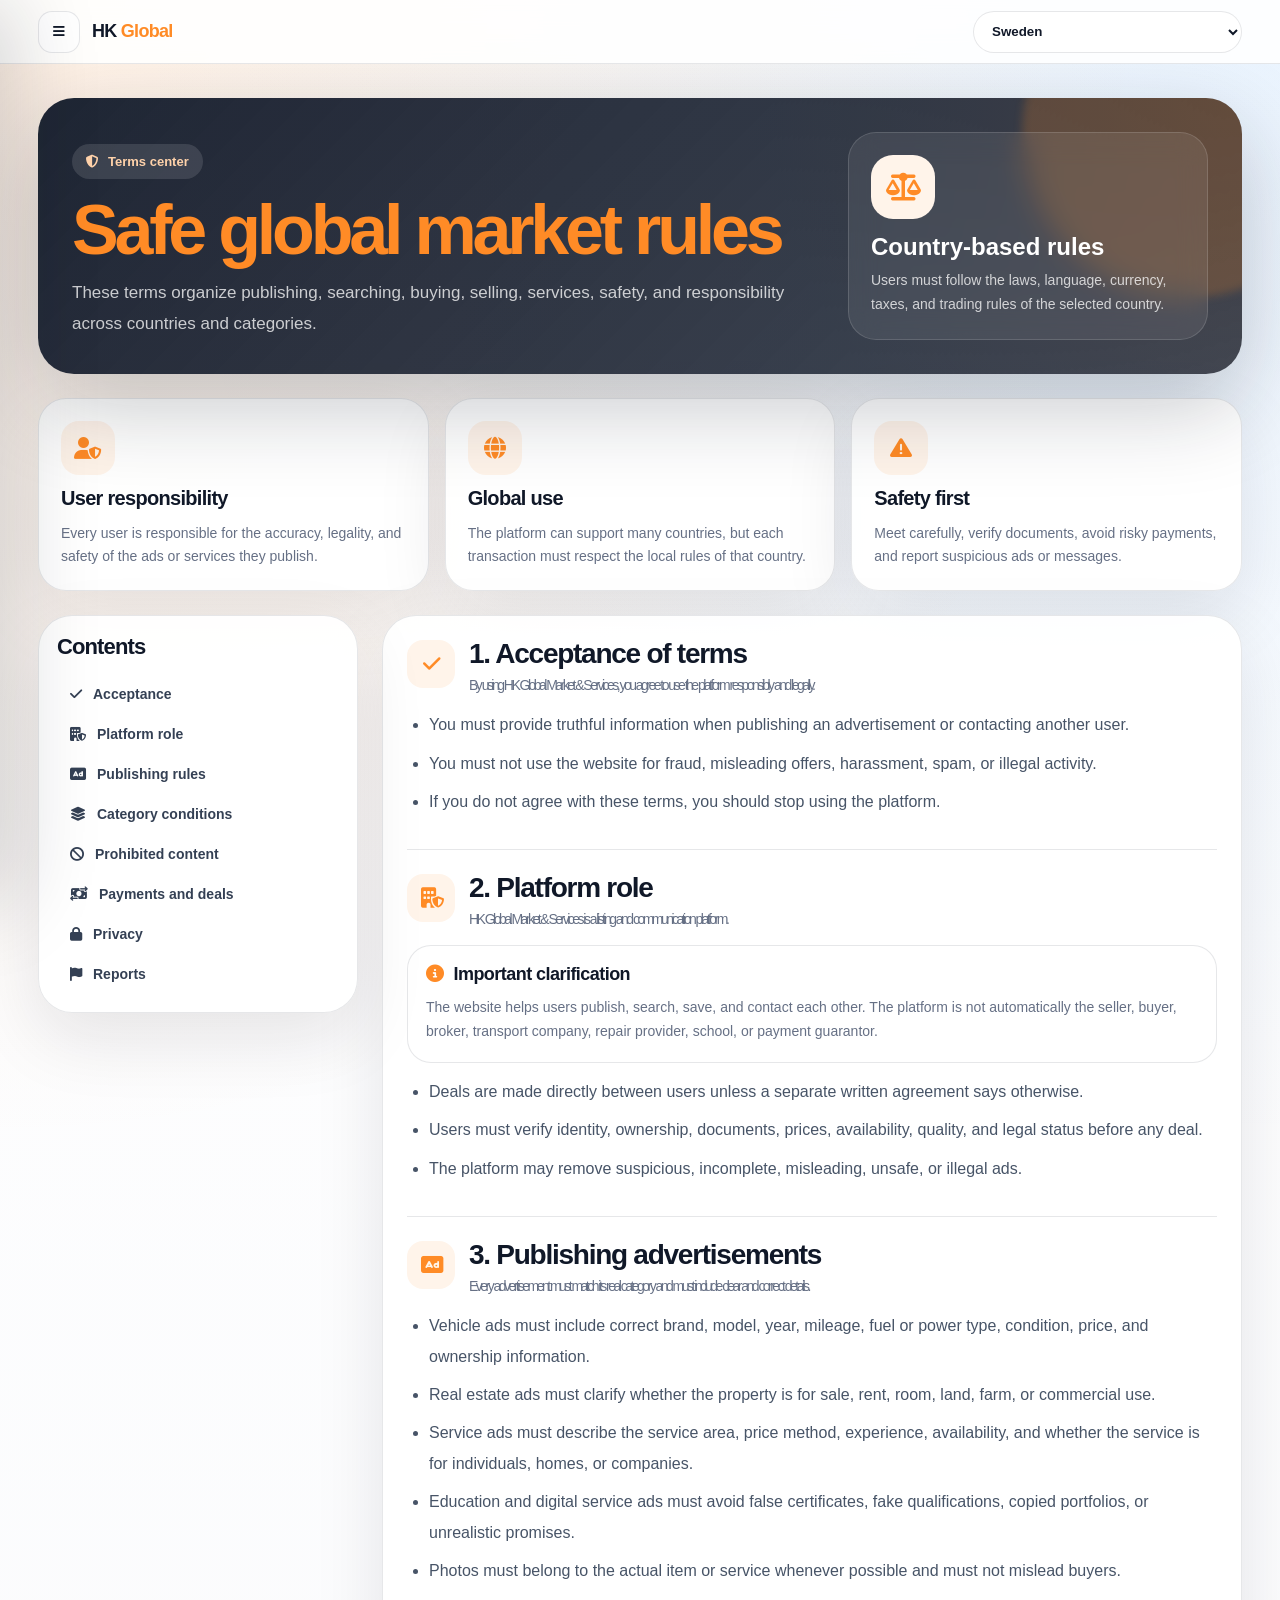
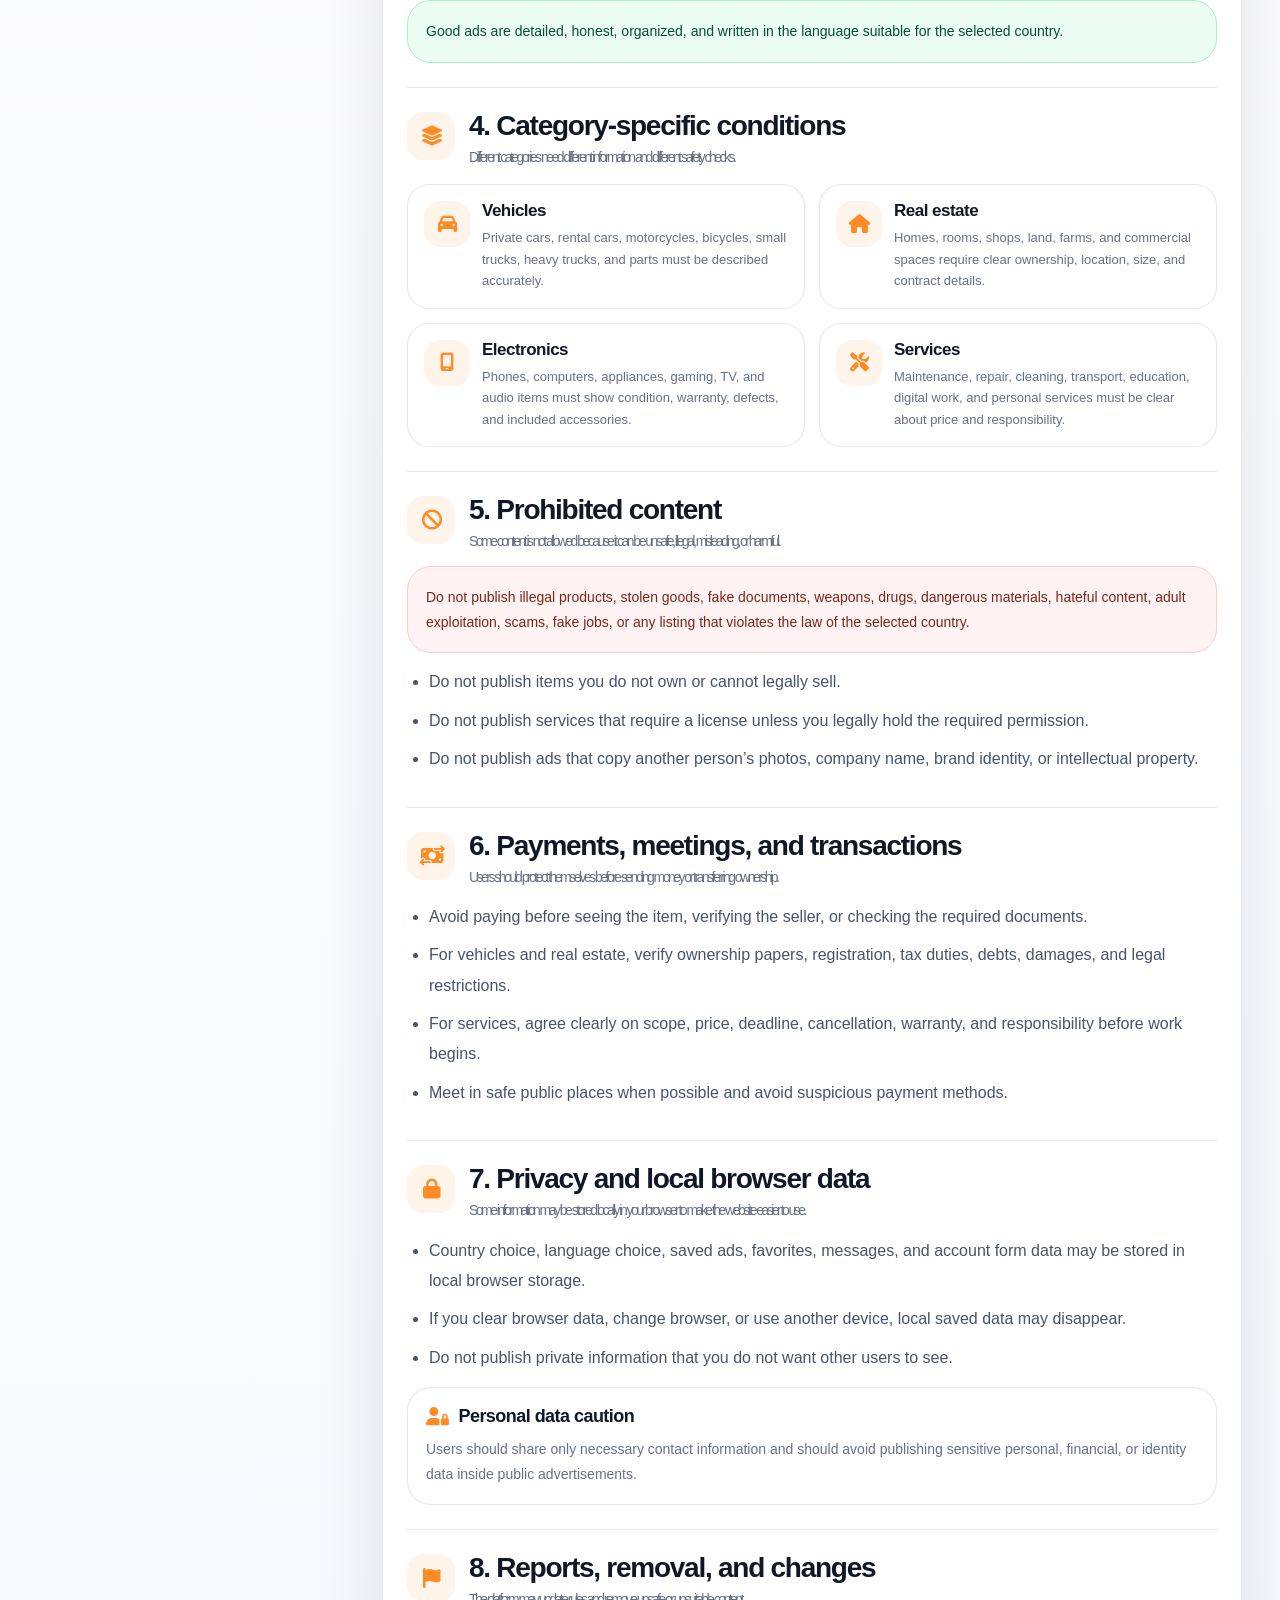
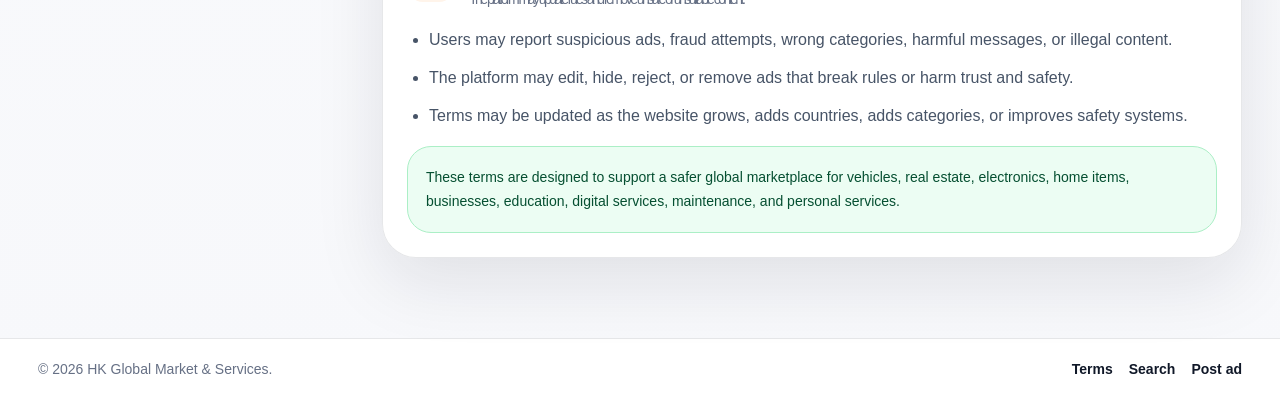
<file: terms.html>
<!DOCTYPE html>
<html lang="en" dir="ltr">
<head>
  <meta charset="UTF-8" />
  <meta name="viewport" content="width=device-width, initial-scale=1.0" />

  <title>Terms | HK Global Market & Services</title>
  <meta name="description" content="Global marketplace terms, safety rules, publishing conditions, user responsibilities, and platform policies." />

  <link rel="stylesheet" href="assets/css/style.css" />

  <link
    rel="stylesheet"
    href="https://cdnjs.cloudflare.com/ajax/libs/font-awesome/6.5.2/css/all.min.css"
  />

  <style>
    :root {
      --orange: #ff8b26;
      --orange-dark: #e87512;
      --dark: #101828;
      --muted: #667085;
      --line: rgba(16, 24, 40, 0.1);
      --soft: #f8fafc;
      --white: #ffffff;
      --shadow: 0 24px 70px rgba(16, 24, 40, 0.1);
      --radius: 28px;
      --danger: #b42318;
      --success: #027a48;
      --blue: #175cd3;
    }

    * {
      box-sizing: border-box;
    }

    body {
      margin: 0;
      font-family: Arial, Helvetica, sans-serif;
      background:
        radial-gradient(circle at top left, rgba(255, 139, 38, 0.12), transparent 30%),
        radial-gradient(circle at top right, rgba(46, 144, 250, 0.1), transparent 30%),
        linear-gradient(180deg, #ffffff 0%, #f7f8fb 100%);
      color: var(--dark);
    }

    body[dir="rtl"] {
      direction: rtl;
      text-align: right;
    }

    a {
      color: inherit;
      text-decoration: none;
    }

    button,
    input,
    select {
      font-family: inherit;
    }

    .topbar {
      position: sticky;
      top: 0;
      z-index: 50;
      height: 64px;
      background: rgba(255, 255, 255, 0.88);
      backdrop-filter: blur(18px);
      border-bottom: 1px solid var(--line);
    }

    .topbar-inner {
      height: 100%;
      max-width: 1240px;
      margin: 0 auto;
      padding: 0 18px;
      display: flex;
      align-items: center;
      justify-content: space-between;
      gap: 14px;
    }

    .top-left,
    .top-right {
      display: flex;
      align-items: center;
      gap: 12px;
    }

    .menu-toggle,
    .sidebar-close {
      width: 42px;
      height: 42px;
      border-radius: 14px;
      border: 1px solid var(--line);
      background: #fff;
      cursor: pointer;
      display: grid;
      place-items: center;
      color: var(--dark);
    }

    .brand {
      font-size: 18px;
      font-weight: 900;
      letter-spacing: -0.04em;
      white-space: nowrap;
    }

    .brand span {
      color: var(--orange);
    }

    .top-country {
      min-width: 220px;
      max-width: 320px;
      height: 42px;
      border-radius: 999px;
      border: 1px solid var(--line);
      padding: 0 14px;
      background: #fff;
      color: var(--dark);
      outline: none;
    }

    .sidebar-backdrop {
      position: fixed;
      inset: 0;
      background: rgba(16, 24, 40, 0.42);
      z-index: 80;
      opacity: 0;
      pointer-events: none;
      transition: 0.25s ease;
    }

    .sidebar-backdrop.open {
      opacity: 1;
      pointer-events: auto;
    }

    .sidebar {
      position: fixed;
      top: 0;
      bottom: 0;
      left: 0;
      width: 320px;
      background: #fff;
      z-index: 90;
      transform: translateX(-105%);
      transition: 0.25s ease;
      box-shadow: 30px 0 80px rgba(16, 24, 40, 0.18);
      display: flex;
      flex-direction: column;
    }

    body[dir="rtl"] .sidebar {
      left: auto;
      right: 0;
      transform: translateX(105%);
      box-shadow: -30px 0 80px rgba(16, 24, 40, 0.18);
    }

    .sidebar.open {
      transform: translateX(0);
    }

    .sidebar-header {
      padding: 20px;
      border-bottom: 1px solid var(--line);
      display: flex;
      align-items: center;
      justify-content: space-between;
    }

    .sidebar-title {
      font-size: 20px;
      font-weight: 900;
    }

    .sidebar-title span {
      color: var(--orange);
    }

    .sidebar-nav {
      padding: 18px;
      display: grid;
      gap: 8px;
      overflow: auto;
    }

    .sidebar-link {
      display: flex;
      align-items: center;
      gap: 12px;
      padding: 13px 14px;
      border-radius: 16px;
      color: #344054;
      font-weight: 800;
    }

    .sidebar-link:hover,
    .sidebar-link.active {
      background: #fff4ea;
      color: var(--orange-dark);
    }

    .sidebar-divider {
      height: 1px;
      background: var(--line);
      margin: 8px 0;
    }

    .sidebar-footer {
      margin-top: auto;
      padding: 18px 20px;
      border-top: 1px solid var(--line);
      color: var(--muted);
      font-size: 13px;
    }

    .page {
      max-width: 1240px;
      margin: 0 auto;
      padding: 34px 18px 80px;
    }

    .hero {
      border-radius: 36px;
      background:
        linear-gradient(135deg, rgba(16, 24, 40, 0.94), rgba(16, 24, 40, 0.78)),
        radial-gradient(circle at top right, rgba(255, 139, 38, 0.35), transparent 38%);
      color: #fff;
      padding: 34px;
      box-shadow: 0 32px 90px rgba(16, 24, 40, 0.24);
      display: grid;
      grid-template-columns: minmax(0, 1fr) 360px;
      gap: 24px;
      align-items: end;
      overflow: hidden;
      position: relative;
      margin-bottom: 24px;
    }

    .hero::after {
      content: "";
      position: absolute;
      width: 330px;
      height: 330px;
      border-radius: 50%;
      right: -110px;
      top: -130px;
      background: rgba(255, 139, 38, 0.2);
      filter: blur(4px);
    }

    body[dir="rtl"] .hero::after {
      right: auto;
      left: -110px;
    }

    .hero-content,
    .hero-card {
      position: relative;
      z-index: 2;
    }

    .badge {
      display: inline-flex;
      align-items: center;
      gap: 9px;
      padding: 10px 14px;
      border-radius: 999px;
      background: rgba(255, 255, 255, 0.12);
      color: #ffd2aa;
      font-size: 13px;
      font-weight: 900;
      margin-bottom: 18px;
    }

    .hero h1 {
      margin: 0 0 14px;
      font-size: clamp(34px, 6vw, 70px);
      line-height: 0.96;
      letter-spacing: -0.06em;
    }

    .hero h1 span {
      color: var(--orange);
    }

    .hero p {
      margin: 0;
      color: rgba(255, 255, 255, 0.76);
      line-height: 1.8;
      font-size: 17px;
      max-width: 720px;
    }

    .hero-card {
      border: 1px solid rgba(255, 255, 255, 0.14);
      background: rgba(255, 255, 255, 0.08);
      border-radius: 28px;
      padding: 22px;
      backdrop-filter: blur(14px);
    }

    .hero-card i {
      width: 64px;
      height: 64px;
      border-radius: 22px;
      background: #fff4ea;
      color: var(--orange);
      display: grid;
      place-items: center;
      font-size: 28px;
      margin-bottom: 14px;
    }

    .hero-card strong {
      display: block;
      font-size: 24px;
      margin-bottom: 8px;
    }

    .hero-card span {
      display: block;
      color: rgba(255, 255, 255, 0.76);
      line-height: 1.7;
      font-size: 14px;
    }

    .notice-grid {
      display: grid;
      grid-template-columns: repeat(3, minmax(0, 1fr));
      gap: 16px;
      margin-bottom: 24px;
    }

    .notice-card {
      background: rgba(255, 255, 255, 0.94);
      border: 1px solid var(--line);
      border-radius: var(--radius);
      box-shadow: var(--shadow);
      padding: 22px;
      display: grid;
      gap: 12px;
    }

    .notice-icon {
      width: 54px;
      height: 54px;
      border-radius: 18px;
      background: #fff4ea;
      color: var(--orange);
      display: grid;
      place-items: center;
      font-size: 22px;
    }

    .notice-card h3 {
      margin: 0;
      font-size: 20px;
      letter-spacing: -0.035em;
    }

    .notice-card p {
      margin: 0;
      color: var(--muted);
      line-height: 1.65;
      font-size: 14px;
    }

    .terms-layout {
      display: grid;
      grid-template-columns: 320px minmax(0, 1fr);
      gap: 24px;
      align-items: start;
    }

    .terms-nav,
    .terms-content {
      background: rgba(255, 255, 255, 0.94);
      border: 1px solid var(--line);
      border-radius: 34px;
      box-shadow: var(--shadow);
    }

    .terms-nav {
      position: sticky;
      top: 84px;
      padding: 18px;
    }

    .terms-nav h2 {
      margin: 0 0 14px;
      font-size: 22px;
      letter-spacing: -0.04em;
    }

    .terms-nav a {
      display: flex;
      align-items: center;
      gap: 11px;
      padding: 12px 13px;
      border-radius: 16px;
      color: #344054;
      font-weight: 900;
      font-size: 14px;
    }

    .terms-nav a:hover {
      background: #fff4ea;
      color: var(--orange-dark);
    }

    .terms-content {
      padding: 24px;
    }

    .terms-section {
      border-bottom: 1px solid var(--line);
      padding: 0 0 24px;
      margin-bottom: 24px;
      scroll-margin-top: 90px;
    }

    .terms-section:last-child {
      border-bottom: 0;
      margin-bottom: 0;
      padding-bottom: 0;
    }

    .section-title {
      display: flex;
      gap: 14px;
      align-items: flex-start;
      margin-bottom: 14px;
    }

    .section-title i {
      width: 48px;
      height: 48px;
      border-radius: 16px;
      background: #fff4ea;
      color: var(--orange);
      display: grid;
      place-items: center;
      font-size: 20px;
      flex: 0 0 auto;
    }

    .section-title h2 {
      margin: 0 0 6px;
      font-size: 28px;
      letter-spacing: -0.045em;
    }

    .section-title p {
      margin: 0;
      color: var(--muted);
      line-height: 1.6;
      font-size: 14px;
    }

    .terms-section ul {
      margin: 14px 0 0;
      padding-inline-start: 22px;
      color: #475467;
      line-height: 1.9;
    }

    .terms-section li {
      margin-bottom: 8px;
    }

    .policy-box {
      border: 1px solid var(--line);
      border-radius: 24px;
      background: #fff;
      padding: 18px;
      margin-top: 14px;
      display: grid;
      gap: 10px;
    }

    .policy-box h3 {
      margin: 0;
      font-size: 18px;
      letter-spacing: -0.03em;
      display: flex;
      align-items: center;
      gap: 10px;
    }

    .policy-box h3 i {
      color: var(--orange);
    }

    .policy-box p {
      margin: 0;
      color: var(--muted);
      line-height: 1.75;
      font-size: 14px;
    }

    .warning-box {
      border: 1px solid #fecdca;
      background: #fef3f2;
      color: #7a271a;
      border-radius: 24px;
      padding: 18px;
      margin-top: 14px;
      line-height: 1.75;
      font-size: 14px;
    }

    .success-box {
      border: 1px solid #abefc6;
      background: #ecfdf3;
      color: #054f31;
      border-radius: 24px;
      padding: 18px;
      margin-top: 14px;
      line-height: 1.75;
      font-size: 14px;
    }

    .category-policy-grid {
      display: grid;
      grid-template-columns: repeat(2, minmax(0, 1fr));
      gap: 14px;
      margin-top: 16px;
    }

    .category-policy {
      border: 1px solid var(--line);
      border-radius: 22px;
      background: #fff;
      padding: 16px;
      display: grid;
      grid-template-columns: 46px minmax(0, 1fr);
      gap: 12px;
      align-items: start;
    }

    .category-policy i {
      width: 46px;
      height: 46px;
      border-radius: 16px;
      background: #fff4ea;
      color: var(--orange);
      display: grid;
      place-items: center;
      font-size: 19px;
    }

    .category-policy h3 {
      margin: 0 0 6px;
      font-size: 17px;
      letter-spacing: -0.03em;
    }

    .category-policy p {
      margin: 0;
      color: var(--muted);
      line-height: 1.65;
      font-size: 13px;
    }

    .footer {
      border-top: 1px solid var(--line);
      background: #fff;
      color: var(--muted);
    }

    .footer-inner {
      max-width: 1240px;
      margin: 0 auto;
      padding: 22px 18px;
      display: flex;
      justify-content: space-between;
      gap: 14px;
      flex-wrap: wrap;
      font-size: 14px;
    }

    .footer-links {
      display: flex;
      gap: 16px;
      font-weight: 800;
      color: var(--dark);
    }

    body.menu-open {
      overflow: hidden;
    }

    @media (max-width: 1000px) {
      .hero,
      .terms-layout {
        grid-template-columns: 1fr;
      }

      .terms-nav {
        position: static;
      }

      .notice-grid {
        grid-template-columns: 1fr;
      }
    }

    @media (max-width: 660px) {
      .top-country {
        min-width: 150px;
        max-width: 180px;
        font-size: 12px;
      }

      .brand {
        font-size: 15px;
      }

      .page {
        padding-top: 24px;
      }

      .hero {
        padding: 22px;
        border-radius: 28px;
      }

      .terms-content {
        padding: 18px;
      }

      .section-title {
        display: grid;
      }

      .category-policy-grid {
        grid-template-columns: 1fr;
      }

      .category-policy {
        grid-template-columns: 1fr;
      }
    }
  </style>
</head>

<body>
  <header class="topbar">
    <div class="topbar-inner">
      <div class="top-left">
        <button class="menu-toggle" id="menuToggle" type="button" aria-label="Open menu">
          <i class="fa-solid fa-bars"></i>
        </button>

        <a class="brand" href="index.html">HK <span>Global</span></a>
      </div>

      <div class="top-right">
        <select class="top-country" id="countrySelect" aria-label="Choose country"></select>
      </div>
    </div>
  </header>

  <div class="sidebar-backdrop" id="sidebarBackdrop"></div>

  <aside class="sidebar" id="sidebar">
    <div class="sidebar-header">
      <div class="sidebar-title">HK <span>Global</span></div>

      <button class="sidebar-close" id="sidebarClose" type="button" aria-label="Close menu">
        <i class="fa-solid fa-xmark"></i>
      </button>
    </div>

    <nav class="sidebar-nav">
      <a class="sidebar-link" href="index.html">
        <i class="fa-solid fa-house"></i>
        <span data-i18n="home">Home</span>
      </a>

      <a class="sidebar-link" href="search.html">
        <i class="fa-solid fa-magnifying-glass"></i>
        <span data-i18n="search">Search</span>
      </a>

      <a class="sidebar-link" href="sell.html">
        <i class="fa-solid fa-circle-plus"></i>
        <span data-i18n="postAd">Post ad</span>
      </a>

      <a class="sidebar-link" href="account.html">
        <i class="fa-solid fa-user"></i>
        <span data-i18n="account">My account</span>
      </a>

      <a class="sidebar-link" href="favorites.html">
        <i class="fa-solid fa-heart"></i>
        <span data-i18n="favorites">Favorites</span>
      </a>

      <a class="sidebar-link" href="messages.html">
        <i class="fa-solid fa-envelope"></i>
        <span data-i18n="messages">Messages</span>
      </a>

      <a class="sidebar-link" href="dashboard.html">
        <i class="fa-solid fa-chart-line"></i>
        <span data-i18n="dashboard">Dashboard</span>
      </a>

      <div class="sidebar-divider"></div>

      <a class="sidebar-link active" href="terms.html">
        <i class="fa-solid fa-shield-halved"></i>
        <span data-i18n="terms">Terms</span>
      </a>

      <a class="sidebar-link" href="login.html">
        <i class="fa-solid fa-right-to-bracket"></i>
        <span data-i18n="login">Login</span>
      </a>

      <a class="sidebar-link" href="register.html">
        <i class="fa-solid fa-user-plus"></i>
        <span data-i18n="register">Create account</span>
      </a>
    </nav>

    <div class="sidebar-footer">HK Global Market & Services · 2026</div>
  </aside>

  <main class="page">
    <section class="hero">
      <div class="hero-content">
        <div class="badge">
          <i class="fa-solid fa-shield-halved"></i>
          <span data-i18n="termsCenter">Terms center</span>
        </div>

        <h1>
          <span data-i18n="heroTitleA">Safe global</span>
          <span data-i18n="heroTitleB">market rules</span>
        </h1>

        <p data-i18n="heroText">
          These terms organize publishing, searching, buying, selling, services, safety, and responsibility across countries and categories.
        </p>
      </div>

      <div class="hero-card">
        <i class="fa-solid fa-scale-balanced"></i>
        <strong data-i18n="countryBasedRules">Country-based rules</strong>
        <span data-i18n="countryBasedText">
          Users must follow the laws, language, currency, taxes, and trading rules of the selected country.
        </span>
      </div>
    </section>

    <section class="notice-grid">
      <div class="notice-card">
        <div class="notice-icon">
          <i class="fa-solid fa-user-shield"></i>
        </div>
        <h3 data-i18n="noticeOneTitle">User responsibility</h3>
        <p data-i18n="noticeOneText">Every user is responsible for the accuracy, legality, and safety of the ads or services they publish.</p>
      </div>

      <div class="notice-card">
        <div class="notice-icon">
          <i class="fa-solid fa-globe"></i>
        </div>
        <h3 data-i18n="noticeTwoTitle">Global use</h3>
        <p data-i18n="noticeTwoText">The platform can support many countries, but each transaction must respect the local rules of that country.</p>
      </div>

      <div class="notice-card">
        <div class="notice-icon">
          <i class="fa-solid fa-triangle-exclamation"></i>
        </div>
        <h3 data-i18n="noticeThreeTitle">Safety first</h3>
        <p data-i18n="noticeThreeText">Meet carefully, verify documents, avoid risky payments, and report suspicious ads or messages.</p>
      </div>
    </section>

    <section class="terms-layout">
      <aside class="terms-nav">
        <h2 data-i18n="contents">Contents</h2>

        <a href="#acceptance">
          <i class="fa-solid fa-check"></i>
          <span data-i18n="navAcceptance">Acceptance</span>
        </a>

        <a href="#platform-role">
          <i class="fa-solid fa-building-shield"></i>
          <span data-i18n="navPlatformRole">Platform role</span>
        </a>

        <a href="#publishing">
          <i class="fa-solid fa-rectangle-ad"></i>
          <span data-i18n="navPublishing">Publishing rules</span>
        </a>

        <a href="#categories">
          <i class="fa-solid fa-layer-group"></i>
          <span data-i18n="navCategories">Category conditions</span>
        </a>

        <a href="#prohibited">
          <i class="fa-solid fa-ban"></i>
          <span data-i18n="navProhibited">Prohibited content</span>
        </a>

        <a href="#transactions">
          <i class="fa-solid fa-money-bill-transfer"></i>
          <span data-i18n="navTransactions">Payments and deals</span>
        </a>

        <a href="#privacy">
          <i class="fa-solid fa-lock"></i>
          <span data-i18n="navPrivacy">Privacy</span>
        </a>

        <a href="#reports">
          <i class="fa-solid fa-flag"></i>
          <span data-i18n="navReports">Reports</span>
        </a>
      </aside>

      <article class="terms-content">
        <section class="terms-section" id="acceptance">
          <div class="section-title">
            <i class="fa-solid fa-check"></i>
            <div>
              <h2 data-i18n="acceptanceTitle">1. Acceptance of terms</h2>
              <p data-i18n="acceptanceIntro">By using HK Global Market & Services, you agree to use the platform responsibly and legally.</p>
            </div>
          </div>

          <ul>
            <li data-i18n="acceptanceOne">You must provide truthful information when publishing an advertisement or contacting another user.</li>
            <li data-i18n="acceptanceTwo">You must not use the website for fraud, misleading offers, harassment, spam, or illegal activity.</li>
            <li data-i18n="acceptanceThree">If you do not agree with these terms, you should stop using the platform.</li>
          </ul>
        </section>

        <section class="terms-section" id="platform-role">
          <div class="section-title">
            <i class="fa-solid fa-building-shield"></i>
            <div>
              <h2 data-i18n="platformRoleTitle">2. Platform role</h2>
              <p data-i18n="platformRoleIntro">HK Global Market & Services is a listing and communication platform.</p>
            </div>
          </div>

          <div class="policy-box">
            <h3>
              <i class="fa-solid fa-circle-info"></i>
              <span data-i18n="platformRoleBoxTitle">Important clarification</span>
            </h3>
            <p data-i18n="platformRoleBoxText">
              The website helps users publish, search, save, and contact each other. The platform is not automatically the seller, buyer, broker, transport company, repair provider, school, or payment guarantor.
            </p>
          </div>

          <ul>
            <li data-i18n="platformRoleOne">Deals are made directly between users unless a separate written agreement says otherwise.</li>
            <li data-i18n="platformRoleTwo">Users must verify identity, ownership, documents, prices, availability, quality, and legal status before any deal.</li>
            <li data-i18n="platformRoleThree">The platform may remove suspicious, incomplete, misleading, unsafe, or illegal ads.</li>
          </ul>
        </section>

        <section class="terms-section" id="publishing">
          <div class="section-title">
            <i class="fa-solid fa-rectangle-ad"></i>
            <div>
              <h2 data-i18n="publishingTitle">3. Publishing advertisements</h2>
              <p data-i18n="publishingIntro">Every advertisement must match its real category and must include clear and correct details.</p>
            </div>
          </div>

          <ul>
            <li data-i18n="publishingOne">Vehicle ads must include correct brand, model, year, mileage, fuel or power type, condition, price, and ownership information.</li>
            <li data-i18n="publishingTwo">Real estate ads must clarify whether the property is for sale, rent, room, land, farm, or commercial use.</li>
            <li data-i18n="publishingThree">Service ads must describe the service area, price method, experience, availability, and whether the service is for individuals, homes, or companies.</li>
            <li data-i18n="publishingFour">Education and digital service ads must avoid false certificates, fake qualifications, copied portfolios, or unrealistic promises.</li>
            <li data-i18n="publishingFive">Photos must belong to the actual item or service whenever possible and must not mislead buyers.</li>
          </ul>

          <div class="success-box" data-i18n="publishingTip">
            Good ads are detailed, honest, organized, and written in the language suitable for the selected country.
          </div>
        </section>

        <section class="terms-section" id="categories">
          <div class="section-title">
            <i class="fa-solid fa-layer-group"></i>
            <div>
              <h2 data-i18n="categoriesTitle">4. Category-specific conditions</h2>
              <p data-i18n="categoriesIntro">Different categories need different information and different safety checks.</p>
            </div>
          </div>

          <div class="category-policy-grid">
            <div class="category-policy">
              <i class="fa-solid fa-car"></i>
              <div>
                <h3 data-i18n="vehiclesTitle">Vehicles</h3>
                <p data-i18n="vehiclesText">Private cars, rental cars, motorcycles, bicycles, small trucks, heavy trucks, and parts must be described accurately.</p>
              </div>
            </div>

            <div class="category-policy">
              <i class="fa-solid fa-house"></i>
              <div>
                <h3 data-i18n="realEstateTitle">Real estate</h3>
                <p data-i18n="realEstateText">Homes, rooms, shops, land, farms, and commercial spaces require clear ownership, location, size, and contract details.</p>
              </div>
            </div>

            <div class="category-policy">
              <i class="fa-solid fa-mobile-screen"></i>
              <div>
                <h3 data-i18n="electronicsTitle">Electronics</h3>
                <p data-i18n="electronicsText">Phones, computers, appliances, gaming, TV, and audio items must show condition, warranty, defects, and included accessories.</p>
              </div>
            </div>

            <div class="category-policy">
              <i class="fa-solid fa-screwdriver-wrench"></i>
              <div>
                <h3 data-i18n="servicesTitle">Services</h3>
                <p data-i18n="servicesText">Maintenance, repair, cleaning, transport, education, digital work, and personal services must be clear about price and responsibility.</p>
              </div>
            </div>
          </div>
        </section>

        <section class="terms-section" id="prohibited">
          <div class="section-title">
            <i class="fa-solid fa-ban"></i>
            <div>
              <h2 data-i18n="prohibitedTitle">5. Prohibited content</h2>
              <p data-i18n="prohibitedIntro">Some content is not allowed because it can be unsafe, illegal, misleading, or harmful.</p>
            </div>
          </div>

          <div class="warning-box" data-i18n="prohibitedWarning">
            Do not publish illegal products, stolen goods, fake documents, weapons, drugs, dangerous materials, hateful content, adult exploitation, scams, fake jobs, or any listing that violates the law of the selected country.
          </div>

          <ul>
            <li data-i18n="prohibitedOne">Do not publish items you do not own or cannot legally sell.</li>
            <li data-i18n="prohibitedTwo">Do not publish services that require a license unless you legally hold the required permission.</li>
            <li data-i18n="prohibitedThree">Do not publish ads that copy another person’s photos, company name, brand identity, or intellectual property.</li>
          </ul>
        </section>

        <section class="terms-section" id="transactions">
          <div class="section-title">
            <i class="fa-solid fa-money-bill-transfer"></i>
            <div>
              <h2 data-i18n="transactionsTitle">6. Payments, meetings, and transactions</h2>
              <p data-i18n="transactionsIntro">Users should protect themselves before sending money or transferring ownership.</p>
            </div>
          </div>

          <ul>
            <li data-i18n="transactionsOne">Avoid paying before seeing the item, verifying the seller, or checking the required documents.</li>
            <li data-i18n="transactionsTwo">For vehicles and real estate, verify ownership papers, registration, tax duties, debts, damages, and legal restrictions.</li>
            <li data-i18n="transactionsThree">For services, agree clearly on scope, price, deadline, cancellation, warranty, and responsibility before work begins.</li>
            <li data-i18n="transactionsFour">Meet in safe public places when possible and avoid suspicious payment methods.</li>
          </ul>
        </section>

        <section class="terms-section" id="privacy">
          <div class="section-title">
            <i class="fa-solid fa-lock"></i>
            <div>
              <h2 data-i18n="privacyTitle">7. Privacy and local browser data</h2>
              <p data-i18n="privacyIntro">Some information may be stored locally in your browser to make the website easier to use.</p>
            </div>
          </div>

          <ul>
            <li data-i18n="privacyOne">Country choice, language choice, saved ads, favorites, messages, and account form data may be stored in local browser storage.</li>
            <li data-i18n="privacyTwo">If you clear browser data, change browser, or use another device, local saved data may disappear.</li>
            <li data-i18n="privacyThree">Do not publish private information that you do not want other users to see.</li>
          </ul>

          <div class="policy-box">
            <h3>
              <i class="fa-solid fa-user-lock"></i>
              <span data-i18n="privacyBoxTitle">Personal data caution</span>
            </h3>
            <p data-i18n="privacyBoxText">
              Users should share only necessary contact information and should avoid publishing sensitive personal, financial, or identity data inside public advertisements.
            </p>
          </div>
        </section>

        <section class="terms-section" id="reports">
          <div class="section-title">
            <i class="fa-solid fa-flag"></i>
            <div>
              <h2 data-i18n="reportsTitle">8. Reports, removal, and changes</h2>
              <p data-i18n="reportsIntro">The platform may update rules and remove unsafe or unsuitable content.</p>
            </div>
          </div>

          <ul>
            <li data-i18n="reportsOne">Users may report suspicious ads, fraud attempts, wrong categories, harmful messages, or illegal content.</li>
            <li data-i18n="reportsTwo">The platform may edit, hide, reject, or remove ads that break rules or harm trust and safety.</li>
            <li data-i18n="reportsThree">Terms may be updated as the website grows, adds countries, adds categories, or improves safety systems.</li>
          </ul>

          <div class="success-box" data-i18n="finalNote">
            These terms are designed to support a safer global marketplace for vehicles, real estate, electronics, home items, businesses, education, digital services, maintenance, and personal services.
          </div>
        </section>
      </article>
    </section>
  </main>

  <footer class="footer">
    <div class="footer-inner">
      <div>© 2026 HK Global Market & Services.</div>

      <div class="footer-links">
        <a href="terms.html" data-i18n="terms">Terms</a>
        <a href="search.html" data-i18n="search">Search</a>
        <a href="sell.html" data-i18n="postAd">Post ad</a>
      </div>
    </div>
  </footer>

  <script src="assets/js/countries.js"></script>

  <script>
    (function () {
      "use strict";

      const STORAGE = {
        country: "amg_country_code",
        countryLabel: "amg_country_label",
        lang: "amg_country_lang"
      };

      const RTL_LANGS = ["ar", "fa", "ur", "he"];

      const $ = (selector, scope = document) => scope.querySelector(selector);
      const $$ = (selector, scope = document) => Array.from(scope.querySelectorAll(selector));

      const FALLBACK_COUNTRIES = [
        { code: "SE", labels: { en: "Sweden", ar: "السويد", sv: "Sverige", de: "Schweden", tr: "İsveç" }, lang: "sv", currency: "SEK" },
        { code: "DE", labels: { en: "Germany", ar: "ألمانيا", sv: "Tyskland", de: "Deutschland", tr: "Almanya" }, lang: "de", currency: "EUR" },
        { code: "SY", labels: { en: "Syria", ar: "سوريا", sv: "Syrien", de: "Syrien", tr: "Suriye" }, lang: "ar", currency: "USD" },
        { code: "TR", labels: { en: "Türkiye", ar: "تركيا", sv: "Turkiet", de: "Türkei", tr: "Türkiye" }, lang: "tr", currency: "TRY" },
        { code: "AE", labels: { en: "United Arab Emirates", ar: "الإمارات", sv: "Förenade Arabemiraten", de: "VAE", tr: "BAE" }, lang: "ar", currency: "AED" }
      ];

      const DICT = {
        en: {
          home: "Home", search: "Search", postAd: "Post ad", account: "My account",
          favorites: "Favorites", messages: "Messages", dashboard: "Dashboard",
          terms: "Terms", login: "Login", register: "Create account",
          termsCenter: "Terms center", heroTitleA: "Safe global", heroTitleB: "market rules",
          heroText: "These terms organize publishing, searching, buying, selling, services, safety, and responsibility across countries and categories.",
          countryBasedRules: "Country-based rules",
          countryBasedText: "Users must follow the laws, language, currency, taxes, and trading rules of the selected country.",
          noticeOneTitle: "User responsibility",
          noticeOneText: "Every user is responsible for the accuracy, legality, and safety of the ads or services they publish.",
          noticeTwoTitle: "Global use",
          noticeTwoText: "The platform can support many countries, but each transaction must respect the local rules of that country.",
          noticeThreeTitle: "Safety first",
          noticeThreeText: "Meet carefully, verify documents, avoid risky payments, and report suspicious ads or messages.",
          contents: "Contents",
          navAcceptance: "Acceptance", navPlatformRole: "Platform role", navPublishing: "Publishing rules",
          navCategories: "Category conditions", navProhibited: "Prohibited content",
          navTransactions: "Payments and deals", navPrivacy: "Privacy", navReports: "Reports",
          acceptanceTitle: "1. Acceptance of terms",
          acceptanceIntro: "By using HK Global Market & Services, you agree to use the platform responsibly and legally.",
          acceptanceOne: "You must provide truthful information when publishing an advertisement or contacting another user.",
          acceptanceTwo: "You must not use the website for fraud, misleading offers, harassment, spam, or illegal activity.",
          acceptanceThree: "If you do not agree with these terms, you should stop using the platform.",
          platformRoleTitle: "2. Platform role",
          platformRoleIntro: "HK Global Market & Services is a listing and communication platform.",
          platformRoleBoxTitle: "Important clarification",
          platformRoleBoxText: "The website helps users publish, search, save, and contact each other. The platform is not automatically the seller, buyer, broker, transport company, repair provider, school, or payment guarantor.",
          platformRoleOne: "Deals are made directly between users unless a separate written agreement says otherwise.",
          platformRoleTwo: "Users must verify identity, ownership, documents, prices, availability, quality, and legal status before any deal.",
          platformRoleThree: "The platform may remove suspicious, incomplete, misleading, unsafe, or illegal ads.",
          publishingTitle: "3. Publishing advertisements",
          publishingIntro: "Every advertisement must match its real category and must include clear and correct details.",
          publishingOne: "Vehicle ads must include correct brand, model, year, mileage, fuel or power type, condition, price, and ownership information.",
          publishingTwo: "Real estate ads must clarify whether the property is for sale, rent, room, land, farm, or commercial use.",
          publishingThree: "Service ads must describe the service area, price method, experience, availability, and whether the service is for individuals, homes, or companies.",
          publishingFour: "Education and digital service ads must avoid false certificates, fake qualifications, copied portfolios, or unrealistic promises.",
          publishingFive: "Photos must belong to the actual item or service whenever possible and must not mislead buyers.",
          publishingTip: "Good ads are detailed, honest, organized, and written in the language suitable for the selected country.",
          categoriesTitle: "4. Category-specific conditions",
          categoriesIntro: "Different categories need different information and different safety checks.",
          vehiclesTitle: "Vehicles",
          vehiclesText: "Private cars, rental cars, motorcycles, bicycles, small trucks, heavy trucks, and parts must be described accurately.",
          realEstateTitle: "Real estate",
          realEstateText: "Homes, rooms, shops, land, farms, and commercial spaces require clear ownership, location, size, and contract details.",
          electronicsTitle: "Electronics",
          electronicsText: "Phones, computers, appliances, gaming, TV, and audio items must show condition, warranty, defects, and included accessories.",
          servicesTitle: "Services",
          servicesText: "Maintenance, repair, cleaning, transport, education, digital work, and personal services must be clear about price and responsibility.",
          prohibitedTitle: "5. Prohibited content",
          prohibitedIntro: "Some content is not allowed because it can be unsafe, illegal, misleading, or harmful.",
          prohibitedWarning: "Do not publish illegal products, stolen goods, fake documents, weapons, drugs, dangerous materials, hateful content, adult exploitation, scams, fake jobs, or any listing that violates the law of the selected country.",
          prohibitedOne: "Do not publish items you do not own or cannot legally sell.",
          prohibitedTwo: "Do not publish services that require a license unless you legally hold the required permission.",
          prohibitedThree: "Do not publish ads that copy another person’s photos, company name, brand identity, or intellectual property.",
          transactionsTitle: "6. Payments, meetings, and transactions",
          transactionsIntro: "Users should protect themselves before sending money or transferring ownership.",
          transactionsOne: "Avoid paying before seeing the item, verifying the seller, or checking the required documents.",
          transactionsTwo: "For vehicles and real estate, verify ownership papers, registration, tax duties, debts, damages, and legal restrictions.",
          transactionsThree: "For services, agree clearly on scope, price, deadline, cancellation, warranty, and responsibility before work begins.",
          transactionsFour: "Meet in safe public places when possible and avoid suspicious payment methods.",
          privacyTitle: "7. Privacy and local browser data",
          privacyIntro: "Some information may be stored locally in your browser to make the website easier to use.",
          privacyOne: "Country choice, language choice, saved ads, favorites, messages, and account form data may be stored in local browser storage.",
          privacyTwo: "If you clear browser data, change browser, or use another device, local saved data may disappear.",
          privacyThree: "Do not publish private information that you do not want other users to see.",
          privacyBoxTitle: "Personal data caution",
          privacyBoxText: "Users should share only necessary contact information and should avoid publishing sensitive personal, financial, or identity data inside public advertisements.",
          reportsTitle: "8. Reports, removal, and changes",
          reportsIntro: "The platform may update rules and remove unsafe or unsuitable content.",
          reportsOne: "Users may report suspicious ads, fraud attempts, wrong categories, harmful messages, or illegal content.",
          reportsTwo: "The platform may edit, hide, reject, or remove ads that break rules or harm trust and safety.",
          reportsThree: "Terms may be updated as the website grows, adds countries, adds categories, or improves safety systems.",
          finalNote: "These terms are designed to support a safer global marketplace for vehicles, real estate, electronics, home items, businesses, education, digital services, maintenance, and personal services."
        },

        ar: {
          home: "الرئيسية", search: "البحث", postAd: "نشر إعلان", account: "حسابي",
          favorites: "المفضلة", messages: "الرسائل", dashboard: "لوحة التحكم",
          terms: "الشروط", login: "تسجيل الدخول", register: "إنشاء حساب",
          termsCenter: "مركز الشروط", heroTitleA: "قواعد سوق", heroTitleB: "عالمي آمن",
          heroText: "هذه الشروط تنظم النشر والبحث والشراء والبيع والخدمات والسلامة والمسؤولية بين الدول والفئات.",
          countryBasedRules: "قواعد حسب الدولة",
          countryBasedText: "يجب على المستخدمين الالتزام بقوانين ولغة وعملة وضرائب وقواعد التجارة في الدولة المختارة.",
          noticeOneTitle: "مسؤولية المستخدم",
          noticeOneText: "كل مستخدم مسؤول عن دقة وقانونية وسلامة الإعلانات أو الخدمات التي ينشرها.",
          noticeTwoTitle: "استخدام عالمي",
          noticeTwoText: "يمكن للمنصة دعم دول كثيرة، لكن كل عملية يجب أن تحترم القواعد المحلية لتلك الدولة.",
          noticeThreeTitle: "السلامة أولاً",
          noticeThreeText: "قابل بحذر، تحقق من الوثائق، تجنب المدفوعات الخطرة، وأبلغ عن الإعلانات أو الرسائل المشبوهة.",
          contents: "المحتويات",
          navAcceptance: "القبول", navPlatformRole: "دور المنصة", navPublishing: "قواعد النشر",
          navCategories: "شروط الفئات", navProhibited: "المحتوى الممنوع",
          navTransactions: "الدفع والاتفاقات", navPrivacy: "الخصوصية", navReports: "الإبلاغ",
          acceptanceTitle: "1. قبول الشروط",
          acceptanceIntro: "باستخدام HK Global Market & Services، فإنك توافق على استخدام المنصة بشكل مسؤول وقانوني.",
          acceptanceOne: "يجب تقديم معلومات صحيحة عند نشر إعلان أو التواصل مع مستخدم آخر.",
          acceptanceTwo: "لا يجوز استخدام الموقع للاحتيال أو العروض المضللة أو الإزعاج أو الرسائل المزعجة أو أي نشاط غير قانوني.",
          acceptanceThree: "إذا لم توافق على هذه الشروط، يجب التوقف عن استخدام المنصة.",
          platformRoleTitle: "2. دور المنصة",
          platformRoleIntro: "HK Global Market & Services هي منصة عرض إعلانات وتواصل.",
          platformRoleBoxTitle: "توضيح مهم",
          platformRoleBoxText: "يساعد الموقع المستخدمين على النشر والبحث والحفظ والتواصل. المنصة ليست تلقائياً البائع أو المشتري أو الوسيط أو شركة النقل أو مقدم الصيانة أو المدرسة أو ضامن الدفع.",
          platformRoleOne: "تتم الصفقات مباشرة بين المستخدمين ما لم يوجد اتفاق مكتوب منفصل.",
          platformRoleTwo: "يجب على المستخدمين التحقق من الهوية والملكية والوثائق والأسعار والتوفر والجودة والوضع القانوني قبل أي اتفاق.",
          platformRoleThree: "قد تقوم المنصة بإزالة الإعلانات المشبوهة أو الناقصة أو المضللة أو غير الآمنة أو غير القانونية.",
          publishingTitle: "3. نشر الإعلانات",
          publishingIntro: "كل إعلان يجب أن يطابق فئته الحقيقية وأن يحتوي على تفاصيل واضحة وصحيحة.",
          publishingOne: "إعلانات المركبات يجب أن تتضمن الماركة والموديل والسنة والمسافة ونوع الوقود أو الطاقة والحالة والسعر ومعلومات الملكية.",
          publishingTwo: "إعلانات العقارات يجب أن توضح هل العقار للبيع أو الإيجار أو غرفة أو أرض أو مزرعة أو استخدام تجاري.",
          publishingThree: "إعلانات الخدمات يجب أن تصف منطقة الخدمة وطريقة السعر والخبرة والتوفر وهل الخدمة للأفراد أو المنازل أو الشركات.",
          publishingFour: "إعلانات التعليم والخدمات الرقمية يجب أن تتجنب الشهادات الوهمية أو المؤهلات غير الحقيقية أو الأعمال المنسوخة أو الوعود غير الواقعية.",
          publishingFive: "الصور يجب أن تعود للعنصر أو الخدمة الحقيقية قدر الإمكان وألا تضلل المشترين.",
          publishingTip: "الإعلان الجيد يكون مفصلاً وصادقاً ومنظماً ومكتوباً باللغة المناسبة للدولة المختارة.",
          categoriesTitle: "4. شروط خاصة بكل فئة",
          categoriesIntro: "كل فئة تحتاج معلومات مختلفة وفحوصات أمان مختلفة.",
          vehiclesTitle: "المركبات",
          vehiclesText: "السيارات الخاصة، سيارات الإيجار، الدراجات النارية، الدراجات الهوائية، الشاحنات الصغيرة والكبيرة وقطع الغيار يجب وصفها بدقة.",
          realEstateTitle: "العقارات",
          realEstateText: "المنازل والغرف والمحلات والأراضي والمزارع والمساحات التجارية تحتاج معلومات واضحة عن الملكية والموقع والمساحة والعقد.",
          electronicsTitle: "الإلكترونيات",
          electronicsText: "الهواتف والكمبيوترات والأجهزة المنزلية والألعاب والتلفزيون والصوتيات يجب أن توضح الحالة والضمان والعيوب والملحقات.",
          servicesTitle: "الخدمات",
          servicesText: "الصيانة والإصلاح والتنظيف والنقل والتعليم والعمل الرقمي والخدمات الشخصية يجب أن تكون واضحة في السعر والمسؤولية.",
          prohibitedTitle: "5. المحتوى الممنوع",
          prohibitedIntro: "بعض المحتوى غير مسموح لأنه قد يكون غير آمن أو غير قانوني أو مضلل أو ضار.",
          prohibitedWarning: "لا تنشر منتجات غير قانونية أو بضائع مسروقة أو وثائق مزورة أو أسلحة أو مخدرات أو مواد خطرة أو محتوى كراهية أو استغلال أو احتيال أو وظائف وهمية أو أي إعلان يخالف قانون الدولة المختارة.",
          prohibitedOne: "لا تنشر عناصر لا تملكها أو لا تستطيع بيعها قانونياً.",
          prohibitedTwo: "لا تنشر خدمات تحتاج ترخيصاً إلا إذا كنت تملك التصريح القانوني المطلوب.",
          prohibitedThree: "لا تنشر إعلانات تنسخ صور أو اسم شركة أو هوية علامة تجارية أو ملكية فكرية لشخص آخر.",
          transactionsTitle: "6. المدفوعات والاجتماعات والصفقات",
          transactionsIntro: "يجب على المستخدمين حماية أنفسهم قبل إرسال المال أو نقل الملكية.",
          transactionsOne: "تجنب الدفع قبل رؤية العنصر أو التحقق من البائع أو فحص الوثائق المطلوبة.",
          transactionsTwo: "بالنسبة للمركبات والعقارات، تحقق من أوراق الملكية والتسجيل والضرائب والديون والأضرار والقيود القانونية.",
          transactionsThree: "بالنسبة للخدمات، اتفق بوضوح على نطاق العمل والسعر والمدة والإلغاء والضمان والمسؤولية قبل بدء العمل.",
          transactionsFour: "قابل في أماكن عامة آمنة قدر الإمكان وتجنب طرق الدفع المشبوهة.",
          privacyTitle: "7. الخصوصية وبيانات المتصفح المحلية",
          privacyIntro: "قد يتم حفظ بعض المعلومات محلياً في المتصفح لتسهيل استخدام الموقع.",
          privacyOne: "قد يتم حفظ اختيار الدولة واللغة والإعلانات المحفوظة والمفضلة والرسائل وبيانات نموذج الحساب في تخزين المتصفح المحلي.",
          privacyTwo: "إذا قمت بمسح بيانات المتصفح أو غيرت المتصفح أو استخدمت جهازاً آخر، قد تختفي البيانات المحلية المحفوظة.",
          privacyThree: "لا تنشر معلومات خاصة لا تريد أن يراها المستخدمون الآخرون.",
          privacyBoxTitle: "تنبيه حول البيانات الشخصية",
          privacyBoxText: "ينبغي على المستخدمين مشاركة معلومات التواصل الضرورية فقط وتجنب نشر بيانات شخصية أو مالية أو هوية حساسة داخل الإعلانات العامة.",
          reportsTitle: "8. الإبلاغ والإزالة والتغييرات",
          reportsIntro: "قد تقوم المنصة بتحديث القواعد وإزالة المحتوى غير الآمن أو غير المناسب.",
          reportsOne: "يمكن للمستخدمين الإبلاغ عن الإعلانات المشبوهة أو محاولات الاحتيال أو الفئات الخاطئة أو الرسائل الضارة أو المحتوى غير القانوني.",
          reportsTwo: "قد تقوم المنصة بتعديل أو إخفاء أو رفض أو إزالة الإعلانات التي تخالف القواعد أو تضر بالثقة والسلامة.",
          reportsThree: "قد يتم تحديث الشروط مع توسع الموقع وإضافة دول وفئات وتحسين أنظمة السلامة.",
          finalNote: "هذه الشروط مصممة لدعم سوق عالمي أكثر أماناً للمركبات والعقارات والإلكترونيات والأدوات المنزلية والأعمال والتعليم والخدمات الرقمية والصيانة والخدمات الشخصية."
        },

        sv: {},
        de: {},
        tr: {},
        fr: {},
        es: {},
        it: {},
        pt: {},
        nl: {}
      };

      DICT.sv = DICT.en;
      DICT.de = DICT.en;
      DICT.tr = DICT.en;
      DICT.fr = DICT.en;
      DICT.es = DICT.en;
      DICT.it = DICT.en;
      DICT.pt = DICT.en;
      DICT.nl = DICT.en;

      function currentLang() {
        return String(localStorage.getItem(STORAGE.lang) || "en").slice(0, 2).toLowerCase();
      }

      function t(key) {
        const lang = currentLang();
        return (DICT[lang] && DICT[lang][key]) || DICT.en[key] || key;
      }

      function getCountries() {
        const external = window.AMG_COUNTRIES || window.COUNTRIES || window.countries || [];
        return external.length ? external : FALLBACK_COUNTRIES;
      }

      function countryCode(country) {
        return country?.code || country?.id || country?.iso2 || country?.value || "";
      }

      function countryLang(country) {
        return String(country?.lang || country?.language || country?.defaultLang || "en").slice(0, 2).toLowerCase();
      }

      function localText(obj, fallback = "") {
        const lang = currentLang();

        if (!obj) return fallback;
        if (typeof obj === "string") return obj;

        if (obj.labels) return obj.labels[lang] || obj.labels.en || obj.labels.ar || fallback;
        if (obj.names) return obj.names[lang] || obj.names.en || obj.names.ar || fallback;

        return obj.name || fallback;
      }

      function getCountryByCode(code) {
        const clean = String(code || "").toUpperCase();
        return getCountries().find((country) => String(countryCode(country)).toUpperCase() === clean) || getCountries()[0];
      }

      function fillCountries() {
        const select = $("#countrySelect");
        const countries = getCountries();

        if (!select || !countries.length) return;

        const saved = localStorage.getItem(STORAGE.country) || countryCode(countries[0]);

        select.innerHTML = "";

        countries.forEach((country) => {
          const option = document.createElement("option");
          option.value = countryCode(country);
          option.textContent = localText(country, countryCode(country));
          select.appendChild(option);
        });

        select.value = saved;
      }

      function applyCountry(code) {
        const country = getCountryByCode(code);
        if (!country) return;

        const codeValue = countryCode(country);
        const label = localText(country, codeValue);

        localStorage.setItem(STORAGE.country, codeValue);
        localStorage.setItem(STORAGE.countryLabel, label);

        if (!localStorage.getItem(STORAGE.lang)) {
          localStorage.setItem(STORAGE.lang, countryLang(country));
        }

        const lang = currentLang();
        const dir = RTL_LANGS.includes(lang) ? "rtl" : "ltr";

        document.documentElement.lang = lang;
        document.documentElement.dir = dir;
        document.body.setAttribute("dir", dir);

        fillCountries();
        applyTranslations();
      }

      function applyTranslations() {
        $$("[data-i18n]").forEach((el) => {
          el.textContent = t(el.dataset.i18n);
        });
      }

      function initMenu() {
        const toggle = $("#menuToggle");
        const sidebar = $("#sidebar");
        const close = $("#sidebarClose");
        const backdrop = $("#sidebarBackdrop");

        function open() {
          sidebar.classList.add("open");
          backdrop.classList.add("open");
          document.body.classList.add("menu-open");
        }

        function shut() {
          sidebar.classList.remove("open");
          backdrop.classList.remove("open");
          document.body.classList.remove("menu-open");
        }

        toggle.addEventListener("click", open);
        close.addEventListener("click", shut);
        backdrop.addEventListener("click", shut);

        document.addEventListener("keydown", (event) => {
          if (event.key === "Escape") shut();
        });
      }

      function initEvents() {
        $("#countrySelect").addEventListener("change", (event) => {
          localStorage.removeItem(STORAGE.lang);
          applyCountry(event.target.value);
        });
      }

      function init() {
        initMenu();
        fillCountries();

        const countries = getCountries();
        const startCountry =
          localStorage.getItem(STORAGE.country) ||
          $("#countrySelect")?.value ||
          countryCode(countries[0]);

        applyCountry(startCountry);
        initEvents();
      }

      document.addEventListener("DOMContentLoaded", init);
    })();
  </script>
</body>
</html>
</file>
<file: assets/css/style.css>
/* =========================================================
   HK Global Market & Services
   Main Shared Stylesheet
   File: assets/css/style.css
   ========================================================= */

:root {
  --orange: #ff8b26;
  --orange-dark: #e87512;
  --orange-soft: #fff4ea;

  --dark: #101828;
  --text: #1d2939;
  --muted: #667085;
  --muted-2: #98a2b3;

  --white: #ffffff;
  --bg: #f7f8fb;
  --card: #ffffff;

  --line: rgba(16, 24, 40, 0.1);
  --line-strong: rgba(16, 24, 40, 0.16);

  --green: #027a48;
  --green-soft: #ecfdf3;

  --red: #b42318;
  --red-soft: #fef3f2;

  --blue: #175cd3;
  --blue-soft: #eff8ff;

  --yellow: #b54708;
  --yellow-soft: #fffaeb;

  --shadow-sm: 0 10px 28px rgba(16, 24, 40, 0.07);
  --shadow: 0 24px 70px rgba(16, 24, 40, 0.1);
  --shadow-lg: 0 32px 90px rgba(16, 24, 40, 0.22);

  --radius-sm: 14px;
  --radius: 22px;
  --radius-lg: 32px;
  --radius-xl: 38px;

  --container: 1240px;
  --topbar-height: 64px;
}

/* =========================================================
   Reset
   ========================================================= */

*,
*::before,
*::after {
  box-sizing: border-box;
}

html {
  min-height: 100%;
  scroll-behavior: smooth;
}

body {
  margin: 0;
  min-height: 100vh;
  font-family: Arial, Helvetica, sans-serif;
  background:
    radial-gradient(circle at top left, rgba(255, 139, 38, 0.14), transparent 30%),
    radial-gradient(circle at top right, rgba(46, 144, 250, 0.12), transparent 30%),
    linear-gradient(180deg, #ffffff 0%, var(--bg) 100%);
  color: var(--text);
}

body[dir="rtl"] {
  direction: rtl;
  text-align: right;
}

a {
  color: inherit;
  text-decoration: none;
}

img,
svg,
video {
  max-width: 100%;
  display: block;
}

button,
input,
select,
textarea {
  font-family: inherit;
}

button {
  cursor: pointer;
}

input,
select,
textarea {
  color: var(--dark);
}

::selection {
  background: rgba(255, 139, 38, 0.22);
}

/* =========================================================
   Layout
   ========================================================= */

.container,
.page {
  width: 100%;
  max-width: var(--container);
  margin: 0 auto;
  padding-inline: 18px;
}

.page {
  padding-top: 34px;
  padding-bottom: 80px;
}

.section {
  margin-top: 34px;
}

.section-head {
  display: flex;
  align-items: flex-end;
  justify-content: space-between;
  gap: 18px;
  margin-bottom: 20px;
}

.section-kicker {
  display: inline-flex;
  align-items: center;
  gap: 8px;
  padding: 8px 12px;
  border-radius: 999px;
  background: var(--orange-soft);
  color: var(--orange-dark);
  font-size: 13px;
  font-weight: 900;
  margin-bottom: 10px;
}

.section-title {
  margin: 0;
  color: var(--dark);
  font-size: clamp(26px, 4vw, 46px);
  line-height: 1;
  letter-spacing: -0.055em;
}

.section-text {
  margin: 10px 0 0;
  color: var(--muted);
  line-height: 1.75;
  font-size: 15px;
  max-width: 780px;
}

.grid {
  display: grid;
  gap: 18px;
}

.grid-2 {
  grid-template-columns: repeat(2, minmax(0, 1fr));
}

.grid-3 {
  grid-template-columns: repeat(3, minmax(0, 1fr));
}

.grid-4 {
  grid-template-columns: repeat(4, minmax(0, 1fr));
}

/* =========================================================
   Topbar
   ========================================================= */

.topbar {
  position: sticky;
  top: 0;
  z-index: 50;
  height: var(--topbar-height);
  background: rgba(255, 255, 255, 0.88);
  backdrop-filter: blur(18px);
  border-bottom: 1px solid var(--line);
}

.topbar-inner {
  height: 100%;
  max-width: var(--container);
  margin: 0 auto;
  padding: 0 18px;
  display: flex;
  align-items: center;
  justify-content: space-between;
  gap: 14px;
}

.top-left,
.top-right {
  display: flex;
  align-items: center;
  gap: 12px;
}

.menu-toggle,
.sidebar-close,
.icon-btn {
  width: 42px;
  height: 42px;
  border-radius: 14px;
  border: 1px solid var(--line);
  background: #fff;
  color: var(--dark);
  display: grid;
  place-items: center;
  transition: 0.2s ease;
}

.menu-toggle:hover,
.sidebar-close:hover,
.icon-btn:hover {
  transform: translateY(-1px);
  background: var(--orange-soft);
  border-color: rgba(255, 139, 38, 0.28);
  color: var(--orange-dark);
}

.brand {
  font-size: 18px;
  font-weight: 950;
  letter-spacing: -0.04em;
  white-space: nowrap;
  color: var(--dark);
}

.brand span {
  color: var(--orange);
}

.top-country,
.country-select {
  min-width: 220px;
  max-width: 330px;
  height: 42px;
  border-radius: 999px;
  border: 1px solid var(--line);
  padding: 0 14px;
  background: #fff;
  color: var(--dark);
  outline: none;
  font-weight: 800;
}

.top-country:focus,
.country-select:focus {
  border-color: var(--orange);
  box-shadow: 0 0 0 4px rgba(255, 139, 38, 0.12);
}

/* =========================================================
   Sidebar
   ========================================================= */

.sidebar-backdrop {
  position: fixed;
  inset: 0;
  background: rgba(16, 24, 40, 0.42);
  z-index: 80;
  opacity: 0;
  pointer-events: none;
  transition: 0.25s ease;
}

.sidebar-backdrop.open {
  opacity: 1;
  pointer-events: auto;
}

.sidebar {
  position: fixed;
  top: 0;
  bottom: 0;
  left: 0;
  width: 330px;
  max-width: calc(100vw - 28px);
  background: #fff;
  z-index: 90;
  transform: translateX(-105%);
  transition: 0.25s ease;
  box-shadow: 30px 0 80px rgba(16, 24, 40, 0.18);
  display: flex;
  flex-direction: column;
}

body[dir="rtl"] .sidebar {
  left: auto;
  right: 0;
  transform: translateX(105%);
  box-shadow: -30px 0 80px rgba(16, 24, 40, 0.18);
}

.sidebar.open {
  transform: translateX(0);
}

.sidebar-header {
  padding: 20px;
  border-bottom: 1px solid var(--line);
  display: flex;
  align-items: center;
  justify-content: space-between;
  gap: 12px;
}

.sidebar-title {
  font-size: 20px;
  font-weight: 950;
  letter-spacing: -0.045em;
}

.sidebar-title span {
  color: var(--orange);
}

.sidebar-nav {
  padding: 18px;
  display: grid;
  gap: 8px;
  overflow: auto;
}

.sidebar-link {
  display: flex;
  align-items: center;
  gap: 12px;
  padding: 13px 14px;
  border-radius: 16px;
  color: #344054;
  font-weight: 850;
  line-height: 1.2;
  transition: 0.2s ease;
}

.sidebar-link i {
  width: 22px;
  text-align: center;
  color: inherit;
}

.sidebar-link:hover,
.sidebar-link.active {
  background: var(--orange-soft);
  color: var(--orange-dark);
}

.sidebar-divider {
  height: 1px;
  background: var(--line);
  margin: 8px 0;
}

.sidebar-footer {
  margin-top: auto;
  padding: 18px 20px;
  border-top: 1px solid var(--line);
  color: var(--muted);
  font-size: 13px;
  line-height: 1.6;
}

body.menu-open {
  overflow: hidden;
}

/* =========================================================
   Hero
   ========================================================= */

.hero {
  border-radius: 36px;
  background:
    linear-gradient(135deg, rgba(16, 24, 40, 0.96), rgba(16, 24, 40, 0.78)),
    radial-gradient(circle at top right, rgba(255, 139, 38, 0.4), transparent 38%);
  color: #fff;
  padding: 38px;
  box-shadow: var(--shadow-lg);
  overflow: hidden;
  position: relative;
}

.hero::after {
  content: "";
  position: absolute;
  width: 390px;
  height: 390px;
  border-radius: 50%;
  right: -130px;
  top: -150px;
  background: rgba(255, 139, 38, 0.22);
  filter: blur(4px);
}

body[dir="rtl"] .hero::after {
  right: auto;
  left: -130px;
}

.hero > * {
  position: relative;
  z-index: 2;
}

.hero-row,
.hero-layout {
  display: grid;
  grid-template-columns: minmax(0, 1.15fr) minmax(340px, 0.85fr);
  gap: 28px;
  align-items: stretch;
}

.badge,
.hero-badge {
  display: inline-flex;
  align-items: center;
  gap: 9px;
  padding: 10px 14px;
  border-radius: 999px;
  background: rgba(255, 255, 255, 0.12);
  color: #ffd2aa;
  font-size: 13px;
  font-weight: 950;
  margin-bottom: 18px;
}

.hero h1 {
  margin: 0 0 16px;
  font-size: clamp(38px, 6vw, 76px);
  line-height: 0.96;
  letter-spacing: -0.065em;
}

.hero h1 span,
.hero .accent {
  color: var(--orange);
}

.hero p {
  margin: 0;
  color: rgba(255, 255, 255, 0.76);
  line-height: 1.85;
  font-size: 17px;
  max-width: 820px;
}

.hero-actions,
.action-row {
  display: flex;
  flex-wrap: wrap;
  gap: 12px;
  margin-top: 28px;
}

.hero-features {
  display: grid;
  grid-template-columns: repeat(2, minmax(0, 1fr));
  gap: 14px;
  margin-top: 32px;
}

.feature {
  border: 1px solid rgba(255, 255, 255, 0.14);
  background: rgba(255, 255, 255, 0.08);
  border-radius: 24px;
  padding: 18px;
  backdrop-filter: blur(14px);
}

.feature i {
  width: 50px;
  height: 50px;
  border-radius: 18px;
  background: var(--orange-soft);
  color: var(--orange);
  display: grid;
  place-items: center;
  font-size: 21px;
  margin-bottom: 12px;
}

.feature strong {
  display: block;
  margin-bottom: 6px;
  font-size: 17px;
}

.feature span {
  display: block;
  color: rgba(255, 255, 255, 0.72);
  line-height: 1.6;
  font-size: 13px;
}

.hero-bottom {
  border: 1px solid rgba(255, 255, 255, 0.14);
  background: rgba(255, 255, 255, 0.08);
  border-radius: 28px;
  padding: 22px;
  backdrop-filter: blur(14px);
  margin-top: 34px;
}

.hero-bottom strong {
  display: block;
  font-size: 22px;
  margin-bottom: 8px;
}

.hero-bottom span {
  color: rgba(255, 255, 255, 0.74);
  line-height: 1.7;
  font-size: 14px;
}

/* =========================================================
   Buttons
   ========================================================= */

.btn,
.main-btn,
.submit-btn {
  min-height: 52px;
  border-radius: 999px;
  padding: 0 18px;
  border: 1px solid transparent;
  display: inline-flex;
  align-items: center;
  justify-content: center;
  gap: 10px;
  font-weight: 950;
  font-size: 15px;
  line-height: 1;
  transition: 0.2s ease;
}

.btn:hover,
.main-btn:hover,
.submit-btn:hover {
  transform: translateY(-1px);
}

.btn-primary,
.main-btn.primary,
.submit-btn {
  background: var(--orange);
  color: #fff;
  border-color: var(--orange);
  box-shadow: 0 18px 44px rgba(255, 139, 38, 0.32);
}

.btn-primary:hover,
.main-btn.primary:hover,
.submit-btn:hover {
  background: var(--orange-dark);
  border-color: var(--orange-dark);
}

.btn-soft {
  background: var(--orange-soft);
  color: var(--orange-dark);
  border-color: rgba(255, 139, 38, 0.22);
}

.btn-white,
.main-btn {
  background: rgba(255, 255, 255, 0.1);
  color: #fff;
  border-color: rgba(255, 255, 255, 0.18);
}

.btn-outline {
  background: #fff;
  color: var(--dark);
  border-color: var(--line);
}

.btn-danger {
  background: var(--red-soft);
  color: var(--red);
  border-color: #fecdca;
}

.btn-sm {
  min-height: 40px;
  padding: 0 14px;
  font-size: 13px;
}

.btn-full {
  width: 100%;
}

/* =========================================================
   Cards
   ========================================================= */

.card,
.panel,
.auth-card,
.search-panel,
.filter-panel,
.content-card {
  background: rgba(255, 255, 255, 0.96);
  border: 1px solid var(--line);
  border-radius: 32px;
  box-shadow: var(--shadow);
  padding: 28px;
}

.card-flat {
  background: #fff;
  border: 1px solid var(--line);
  border-radius: 24px;
  padding: 18px;
}

.card-head,
.panel-head,
.auth-head {
  margin-bottom: 22px;
}

.card-icon,
.panel-icon,
.auth-icon {
  width: 66px;
  height: 66px;
  border-radius: 24px;
  background: var(--orange-soft);
  color: var(--orange);
  display: grid;
  place-items: center;
  font-size: 28px;
  margin-bottom: 16px;
}

.card h2,
.panel h2,
.auth-head h2 {
  margin: 0 0 8px;
  color: var(--dark);
  font-size: 34px;
  letter-spacing: -0.055em;
}

.card p,
.panel p,
.auth-head p {
  margin: 0;
  color: var(--muted);
  line-height: 1.65;
  font-size: 15px;
}

/* =========================================================
   Forms
   ========================================================= */

form {
  margin: 0;
}

.form-grid {
  display: grid;
  gap: 15px;
}

.two-fields {
  display: grid;
  grid-template-columns: repeat(2, minmax(0, 1fr));
  gap: 14px;
}

.three-fields {
  display: grid;
  grid-template-columns: repeat(3, minmax(0, 1fr));
  gap: 14px;
}

.field label {
  display: block;
  font-size: 13px;
  font-weight: 950;
  color: #344054;
  margin-bottom: 8px;
}

.input-wrap {
  position: relative;
}

.input-wrap > i {
  position: absolute;
  top: 50%;
  transform: translateY(-50%);
  left: 15px;
  color: var(--muted);
  z-index: 1;
}

body[dir="rtl"] .input-wrap > i {
  left: auto;
  right: 15px;
}

.input-wrap input,
.input-wrap select,
.input-wrap textarea,
.field input,
.field select,
.field textarea,
.search-input {
  width: 100%;
  min-height: 52px;
  border: 1px solid rgba(16, 24, 40, 0.14);
  border-radius: 18px;
  background: #fff;
  color: var(--dark);
  outline: none;
  font-size: 15px;
  padding: 0 16px;
  transition: 0.2s ease;
}

.input-wrap input,
.input-wrap select {
  padding-inline: 44px;
}

.input-wrap textarea,
.field textarea {
  min-height: 130px;
  padding: 14px 16px;
  resize: vertical;
  line-height: 1.6;
}

.input-wrap input:focus,
.input-wrap select:focus,
.input-wrap textarea:focus,
.field input:focus,
.field select:focus,
.field textarea:focus,
.search-input:focus {
  border-color: var(--orange);
  box-shadow: 0 0 0 4px rgba(255, 139, 38, 0.12);
}

.toggle-password {
  position: absolute;
  top: 50%;
  transform: translateY(-50%);
  right: 8px;
  width: 38px;
  height: 38px;
  border-radius: 13px;
  border: 0;
  background: transparent;
  color: var(--muted);
  display: grid;
  place-items: center;
}

body[dir="rtl"] .toggle-password {
  right: auto;
  left: 8px;
}

.check {
  display: flex;
  align-items: flex-start;
  gap: 10px;
  color: #344054;
  font-size: 14px;
  font-weight: 800;
  line-height: 1.55;
}

.check input {
  width: 18px;
  height: 18px;
  margin-top: 2px;
  accent-color: var(--orange);
  flex: 0 0 auto;
}

.check a {
  color: var(--orange-dark);
  font-weight: 950;
}

.form-note {
  margin-top: 16px;
  border: 1px solid var(--line);
  background: #fff;
  border-radius: 22px;
  padding: 14px;
  color: var(--muted);
  line-height: 1.65;
  font-size: 13px;
  display: flex;
  gap: 10px;
  align-items: flex-start;
}

.form-note i {
  color: var(--orange);
  margin-top: 2px;
}

/* =========================================================
   Search and Filters
   ========================================================= */

.search-box {
  position: relative;
}

.search-box i {
  position: absolute;
  top: 50%;
  transform: translateY(-50%);
  left: 16px;
  color: var(--muted);
}

body[dir="rtl"] .search-box i {
  left: auto;
  right: 16px;
}

.search-box input {
  width: 100%;
  height: 54px;
  border: 1px solid rgba(16, 24, 40, 0.14);
  border-radius: 18px;
  background: #fff;
  color: var(--dark);
  outline: none;
  font-size: 15px;
  padding: 0 54px 0 46px;
}

body[dir="rtl"] .search-box input {
  padding: 0 46px 0 54px;
}

.search-submit {
  position: absolute;
  top: 7px;
  right: 7px;
  width: 40px;
  height: 40px;
  border-radius: 14px;
  border: 0;
  background: var(--orange);
  color: #fff;
}

body[dir="rtl"] .search-submit {
  right: auto;
  left: 7px;
}

.filter-bar {
  display: grid;
  grid-template-columns: 1.2fr repeat(3, 1fr) auto;
  gap: 12px;
  align-items: end;
}

.filter-row {
  display: flex;
  gap: 12px;
  flex-wrap: wrap;
}

/* =========================================================
   Categories
   ========================================================= */

.categories-grid {
  display: grid;
  grid-template-columns: repeat(3, minmax(0, 1fr));
  gap: 16px;
}

.category-card {
  background: #fff;
  border: 1px solid var(--line);
  border-radius: 28px;
  padding: 20px;
  box-shadow: var(--shadow-sm);
  transition: 0.2s ease;
}

.category-card:hover {
  transform: translateY(-3px);
  box-shadow: var(--shadow);
}

.category-icon {
  width: 58px;
  height: 58px;
  border-radius: 22px;
  background: var(--orange-soft);
  color: var(--orange);
  display: grid;
  place-items: center;
  font-size: 25px;
  margin-bottom: 14px;
}

.category-card h3 {
  margin: 0 0 8px;
  color: var(--dark);
  font-size: 20px;
  letter-spacing: -0.035em;
}

.category-card p {
  margin: 0 0 14px;
  color: var(--muted);
  line-height: 1.6;
  font-size: 14px;
}

.subcategory-list {
  display: flex;
  flex-wrap: wrap;
  gap: 8px;
}

.subcategory-pill,
.pill {
  display: inline-flex;
  align-items: center;
  gap: 7px;
  min-height: 34px;
  padding: 0 11px;
  border-radius: 999px;
  background: #f2f4f7;
  color: #344054;
  font-size: 12px;
  font-weight: 850;
}

/* =========================================================
   Listings
   ========================================================= */

.listings-grid {
  display: grid;
  grid-template-columns: repeat(3, minmax(0, 1fr));
  gap: 18px;
}

.listing-card {
  background: #fff;
  border: 1px solid var(--line);
  border-radius: 28px;
  overflow: hidden;
  box-shadow: var(--shadow-sm);
  transition: 0.2s ease;
}

.listing-card:hover {
  transform: translateY(-3px);
  box-shadow: var(--shadow);
}

.listing-media {
  position: relative;
  aspect-ratio: 16 / 10;
  background:
    linear-gradient(135deg, rgba(255, 139, 38, 0.2), rgba(23, 92, 211, 0.14)),
    #f2f4f7;
  display: grid;
  place-items: center;
  color: var(--muted);
  font-size: 36px;
}

.listing-badge {
  position: absolute;
  top: 12px;
  left: 12px;
  padding: 8px 10px;
  border-radius: 999px;
  background: rgba(255, 255, 255, 0.92);
  color: var(--orange-dark);
  font-size: 12px;
  font-weight: 950;
}

body[dir="rtl"] .listing-badge {
  left: auto;
  right: 12px;
}

.favorite-btn {
  position: absolute;
  top: 12px;
  right: 12px;
  width: 42px;
  height: 42px;
  border: 0;
  border-radius: 16px;
  background: rgba(255, 255, 255, 0.92);
  color: var(--muted);
  display: grid;
  place-items: center;
}

body[dir="rtl"] .favorite-btn {
  right: auto;
  left: 12px;
}

.favorite-btn.active {
  color: var(--red);
}

.listing-body {
  padding: 18px;
}

.listing-title {
  margin: 0 0 8px;
  color: var(--dark);
  font-size: 18px;
  letter-spacing: -0.035em;
  line-height: 1.25;
}

.listing-meta {
  display: flex;
  flex-wrap: wrap;
  gap: 9px 12px;
  color: var(--muted);
  font-size: 13px;
  line-height: 1.4;
  margin-bottom: 12px;
}

.listing-price {
  color: var(--orange-dark);
  font-size: 22px;
  font-weight: 950;
  letter-spacing: -0.04em;
}

.listing-actions {
  display: flex;
  gap: 10px;
  margin-top: 14px;
}

/* =========================================================
   Account / Dashboard
   ========================================================= */

.account-layout,
.dashboard-layout {
  display: grid;
  grid-template-columns: 280px minmax(0, 1fr);
  gap: 22px;
  align-items: start;
}

.account-side {
  background: #fff;
  border: 1px solid var(--line);
  border-radius: 30px;
  padding: 18px;
  box-shadow: var(--shadow-sm);
  position: sticky;
  top: calc(var(--topbar-height) + 20px);
}

.account-avatar {
  width: 78px;
  height: 78px;
  border-radius: 28px;
  background: var(--orange-soft);
  color: var(--orange);
  display: grid;
  place-items: center;
  font-size: 32px;
  margin-bottom: 14px;
}

.account-name {
  margin: 0;
  font-size: 22px;
  color: var(--dark);
  letter-spacing: -0.04em;
}

.account-email {
  color: var(--muted);
  font-size: 13px;
  line-height: 1.5;
  word-break: break-word;
}

.account-menu {
  display: grid;
  gap: 8px;
  margin-top: 18px;
}

.account-menu a,
.account-menu button {
  width: 100%;
  border: 0;
  background: transparent;
  display: flex;
  align-items: center;
  gap: 10px;
  text-align: start;
  padding: 12px 13px;
  border-radius: 16px;
  color: #344054;
  font-weight: 850;
}

.account-menu a:hover,
.account-menu a.active,
.account-menu button:hover {
  background: var(--orange-soft);
  color: var(--orange-dark);
}

.stats-grid {
  display: grid;
  grid-template-columns: repeat(4, minmax(0, 1fr));
  gap: 14px;
}

.stat-card {
  background: #fff;
  border: 1px solid var(--line);
  border-radius: 24px;
  padding: 18px;
  box-shadow: var(--shadow-sm);
}

.stat-card i {
  width: 48px;
  height: 48px;
  border-radius: 18px;
  background: var(--orange-soft);
  color: var(--orange);
  display: grid;
  place-items: center;
  margin-bottom: 12px;
}

.stat-number {
  font-size: 28px;
  font-weight: 950;
  letter-spacing: -0.055em;
  color: var(--dark);
}

.stat-label {
  color: var(--muted);
  font-size: 13px;
  margin-top: 4px;
}

/* =========================================================
   Tables
   ========================================================= */

.table-wrap {
  overflow: auto;
  border: 1px solid var(--line);
  border-radius: 24px;
  background: #fff;
}

table {
  width: 100%;
  border-collapse: collapse;
  min-width: 720px;
}

th,
td {
  padding: 14px 16px;
  border-bottom: 1px solid var(--line);
  text-align: start;
  font-size: 14px;
}

th {
  background: #f9fafb;
  color: #344054;
  font-weight: 950;
}

td {
  color: var(--text);
}

tr:last-child td {
  border-bottom: 0;
}

/* =========================================================
   Alerts / Toast / Empty
   ========================================================= */

.alert {
  display: none;
  border-radius: 18px;
  padding: 13px 14px;
  line-height: 1.6;
  font-size: 14px;
  font-weight: 850;
}

.alert.show {
  display: block;
}

.alert.error {
  border: 1px solid #fecdca;
  background: var(--red-soft);
  color: var(--red);
}

.alert.success {
  border: 1px solid #abefc6;
  background: var(--green-soft);
  color: var(--green);
}

.alert.info {
  border: 1px solid #b2ddff;
  background: var(--blue-soft);
  color: var(--blue);
}

.toast,
#hkToast,
#pwaToast {
  position: fixed;
  left: 50%;
  bottom: 26px;
  transform: translateX(-50%) translateY(20px);
  opacity: 0;
  pointer-events: none;
  z-index: 9999;
  background: var(--dark);
  color: #fff;
  border-radius: 999px;
  padding: 13px 18px;
  font-weight: 950;
  box-shadow: 0 18px 55px rgba(16, 24, 40, 0.22);
  transition: 0.25s ease;
}

.toast.show {
  opacity: 1;
  transform: translateX(-50%) translateY(0);
}

.empty-state {
  background: #fff;
  border: 1px dashed rgba(16, 24, 40, 0.18);
  border-radius: 30px;
  padding: 36px 22px;
  text-align: center;
  color: var(--muted);
}

.empty-state i {
  width: 70px;
  height: 70px;
  margin: 0 auto 16px;
  border-radius: 26px;
  background: var(--orange-soft);
  color: var(--orange);
  display: grid;
  place-items: center;
  font-size: 30px;
}

.empty-state h3 {
  margin: 0 0 8px;
  color: var(--dark);
  font-size: 24px;
  letter-spacing: -0.04em;
}

.empty-state p {
  margin: 0;
  line-height: 1.7;
}

/* =========================================================
   Footer
   ========================================================= */

.footer {
  border-top: 1px solid var(--line);
  background: #fff;
  color: var(--muted);
}

.footer-inner {
  max-width: var(--container);
  margin: 0 auto;
  padding: 22px 18px;
  display: flex;
  justify-content: space-between;
  gap: 14px;
  flex-wrap: wrap;
  font-size: 14px;
}

.footer-links {
  display: flex;
  gap: 16px;
  flex-wrap: wrap;
  font-weight: 850;
  color: var(--dark);
}

.footer-links a:hover {
  color: var(--orange-dark);
}

/* =========================================================
   Utility
   ========================================================= */

.hidden {
  display: none !important;
}

.text-muted {
  color: var(--muted) !important;
}

.text-orange {
  color: var(--orange-dark) !important;
}

.text-center {
  text-align: center !important;
}

.mt-0 {
  margin-top: 0 !important;
}

.mt-1 {
  margin-top: 8px !important;
}

.mt-2 {
  margin-top: 16px !important;
}

.mt-3 {
  margin-top: 24px !important;
}

.mb-0 {
  margin-bottom: 0 !important;
}

.w-full {
  width: 100% !important;
}

.rounded {
  border-radius: var(--radius) !important;
}

/* =========================================================
   Dark Theme Optional
   ========================================================= */

html[data-theme="dark"] {
  --bg: #0b1220;
  --card: #111827;
  --text: #e5e7eb;
  --dark: #f9fafb;
  --muted: #a3aab8;
  --line: rgba(255, 255, 255, 0.1);
}

html[data-theme="dark"] body {
  background:
    radial-gradient(circle at top left, rgba(255, 139, 38, 0.13), transparent 30%),
    radial-gradient(circle at top right, rgba(46, 144, 250, 0.12), transparent 30%),
    linear-gradient(180deg, #0b1220 0%, #111827 100%);
}

html[data-theme="dark"] .topbar,
html[data-theme="dark"] .sidebar,
html[data-theme="dark"] .card,
html[data-theme="dark"] .panel,
html[data-theme="dark"] .auth-card,
html[data-theme="dark"] .content-card,
html[data-theme="dark"] .category-card,
html[data-theme="dark"] .listing-card,
html[data-theme="dark"] .account-side,
html[data-theme="dark"] .stat-card,
html[data-theme="dark"] .footer,
html[data-theme="dark"] .table-wrap {
  background: rgba(17, 24, 39, 0.94);
}

html[data-theme="dark"] input,
html[data-theme="dark"] select,
html[data-theme="dark"] textarea,
html[data-theme="dark"] .menu-toggle,
html[data-theme="dark"] .sidebar-close,
html[data-theme="dark"] .icon-btn {
  background: #0f172a;
  color: #f9fafb;
  border-color: rgba(255, 255, 255, 0.12);
}

/* =========================================================
   Responsive
   ========================================================= */

@media (max-width: 1100px) {
  .grid-4,
  .stats-grid {
    grid-template-columns: repeat(2, minmax(0, 1fr));
  }

  .listings-grid,
  .categories-grid {
    grid-template-columns: repeat(2, minmax(0, 1fr));
  }

  .filter-bar {
    grid-template-columns: repeat(2, minmax(0, 1fr));
  }
}

@media (max-width: 980px) {
  .hero-row,
  .hero-layout,
  .account-layout,
  .dashboard-layout {
    grid-template-columns: 1fr;
  }

  .account-side {
    position: static;
  }

  .section-head {
    align-items: flex-start;
    flex-direction: column;
  }
}

@media (max-width: 720px) {
  .grid-2,
  .grid-3,
  .grid-4,
  .two-fields,
  .three-fields,
  .stats-grid,
  .listings-grid,
  .categories-grid,
  .filter-bar {
    grid-template-columns: 1fr;
  }

  .hero-features {
    grid-template-columns: 1fr;
  }

  .top-country,
  .country-select {
    min-width: 150px;
    max-width: 185px;
    font-size: 12px;
  }

  .brand {
    font-size: 15px;
  }

  .page {
    padding-top: 24px;
  }

  .hero,
  .card,
  .panel,
  .auth-card,
  .content-card {
    border-radius: 28px;
    padding: 22px;
  }

  .hero h1 {
    font-size: clamp(34px, 12vw, 52px);
  }

  .card h2,
  .panel h2,
  .auth-head h2 {
    font-size: 29px;
  }

  .listing-actions,
  .hero-actions,
  .action-row {
    flex-direction: column;
  }

  .btn,
  .main-btn,
  .submit-btn {
    width: 100%;
  }
}

@media (max-width: 460px) {
  .topbar-inner {
    padding-inline: 12px;
  }

  .page,
  .container {
    padding-inline: 12px;
  }

  .top-country,
  .country-select {
    min-width: 130px;
    max-width: 145px;
  }

  .sidebar {
    width: 310px;
  }

  .hero,
  .card,
  .panel,
  .auth-card,
  .content-card {
    padding: 18px;
    border-radius: 24px;
  }

  .footer-inner {
    flex-direction: column;
  }
}
</file>
